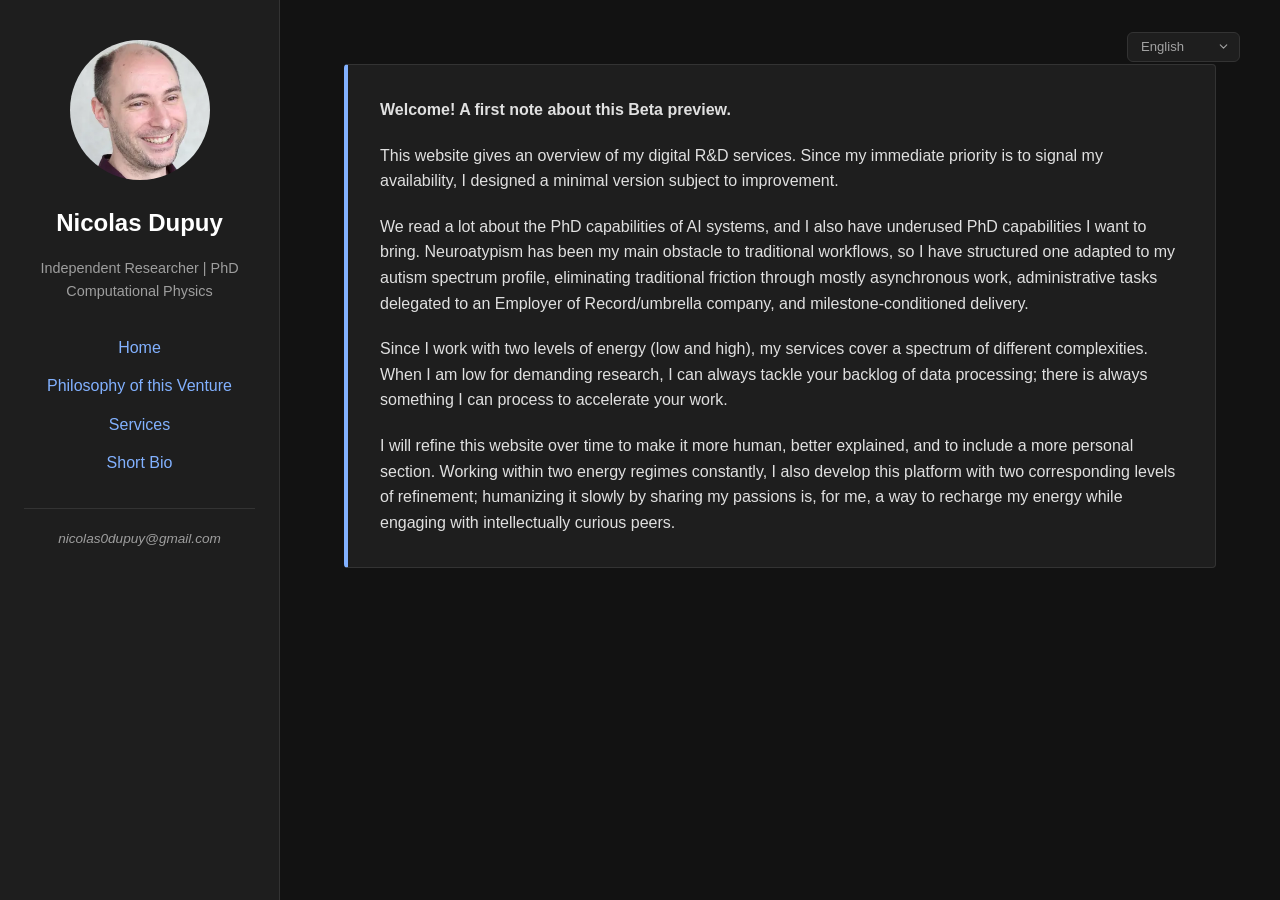
<file: index.html>
<!DOCTYPE html>
<html lang="en">
    <head>
        <meta charset="UTF-8">
        <meta name="viewport" content="width=device-width, initial-scale=1.0">
        <title>Nicolas Dupuy</title>
        <link rel="stylesheet" href="style.css">
    </head>
    <body>

        <nav class="sidebar">
            <img src="profile.webp" alt="Nicolas Dupuy" class="profile-pic">
            <!--<div class="profile-pic">IMG_PLACEHOLDER</div>-->
            <h1 class="sidebar-name">Nicolas Dupuy</h1>
            <p class="sidebar-title">Independent Researcher | PhD Computational Physics</p>
            <ul class="nav-links">
                <li><a href="#home">Home</a></li>
                <li><a href="#section1">Philosophy of this Venture</a></li>
                <li><a href="#section2">Services</a></li>
                <li><a href="#section3">Short Bio</a></li>
                <li class="nav-contact-item"><a href="mailto:nicolas0dupuy@gmail.com" class="email-link">nicolas0dupuy@gmail.com</a></li>
            </ul>
        </nav>

        <main class="content">
            <div class="lang-selector-container">
                <select class="lang-select" onchange="if(this.value) window.location.href=this.value;">
                    <option value="" selected>English</option>
                    <option value="fr/index.html">Français</option>
                    <option value="de/index.html">Deutsch</option>
                    <option value="sv/index.html">Svenska</option>
                    <option value="et/index.html">Eesti</option>
                    <option value="fi/index.html">Suomi</option>
                    <option value="ru/index.html">Русский</option>
                    <option value="uk/index.html">Українська</option>
                    <option value="cs/index.html">Čeština</option>
                    <option value="hu/index.html">Magyar</option>
                </select>
            </div>
            <section id="home">
                <div class="intro-cadre">
                    <p><strong>Welcome! A first note about this Beta preview.</strong></p>
                    <p>This website gives an overview of my digital R&D services. Since my immediate priority is to signal my availability, I designed a minimal version subject to improvement.</p>
                    <p>We read a lot about the PhD capabilities of AI systems, and I also have underused PhD capabilities I want to bring. Neuroatypism has been my main obstacle to traditional workflows, so I have structured one adapted to my autism spectrum profile, eliminating traditional friction through mostly asynchronous work, administrative tasks delegated to an Employer of Record/umbrella company, and milestone-conditioned delivery.</p>
                    <p>Since I work with two levels of energy (low and high), my services cover a spectrum of different complexities. When I am low for demanding research, I can always tackle your backlog of data processing; there is always something I can process to accelerate your work.</p>
                    <p>I will refine this website over time to make it more human, better explained, and to include a more personal section. Working within two energy regimes constantly, I also develop this platform with two corresponding levels of refinement; humanizing it slowly by sharing my passions is, for me, a way to recharge my energy while engaging with intellectually curious peers.</p>
                </div>
            </section>
            <section id="section1">
                <h2>Philosophy of my venture</h2>

                <!-- Unified Introduction Context Block -->
                <div class="philosophy-intro-text">
                    <p><strong>I am Nicolas, the independent researcher running this support service in research and data science.</strong></p>
                    <p>I offer a modular menu of services, from scientific research to data science,  providing external support for tasks that your team needs to offload.</p>
                    <p>I built this framework around a ticket-based system inspired by software engineering, designed to adapt to my fluctuating workload limits as a researcher on the autism spectrum. Payment is made upon deliverables through an Employer of Record, making the entire collaboration thought to be plug-and-play.</p>
                    <p><strong>In more detail:</strong></p>
                </div>
                <div class="tabs-container">
                    <!-- Barre de navigation à 3 onglets -->
                    <div class="tab-buttons grid-three">
                        <button class="tab-btn active" data-target="phil-what">What I do...</button>
                        <button class="tab-btn" data-target="phil-why">Why</button>
                        <button class="tab-btn" data-target="phil-autism">Autism Spectrum Profile</button>
                    </div>

                    <!-- Contenu des onglets -->
                    <div class="tab-content">

                        <!-- Onglet 1 : What I do -->
                        <div id="phil-what" class="tab-panel active">

                            <h4 style="margin-top: 1.5rem; color: #ffffff;">What I do in a few lines:</h4>
                            <ul style="padding-left: 1.2rem; color: #e0e0e0;">
                                <li style="margin-bottom: 0.8rem;"><strong>Clearance of latent projects & Engineering backlogs:</strong> I take ownership of your accumulated research and data science workloads. This includes exploring secondary hypotheses left aside or extending your team's capacity for urgent computational work. I operate as a domain-agnostic researcher.</li>
                                <li style="margin-bottom: 0.8rem;"><strong>Value-Based Milestones:</strong> We break down the technical roadmap into project tickets together, assigning a fixed value and estimated timelines to each milestone. From there, I manage my schedule with full autonomy. We keep each other informed through asynchronous updates, eliminating formal meeting overhead.</li>
                                <li style="margin-bottom: 0rem;"><strong>Adaptive Execution:</strong> I handle work streams ranging from baseline data exploration to specialized numerical simulations or theoretical exploration. My workflow adapts with my cognitive availability, channeling peak focus into complex mathematical research while deploying linear data processing to maintain steady operational momentum.</li>
                            </ul>
                        </div>

                        <!-- Onglet 2 : Why -->
                        <div id="phil-why" class="tab-panel">
                            <ul style="padding-left: 1.2rem; color: #e0e0e0;">
                                <li style="margin-bottom: 0.8rem;"><p><strong>Research as a passion:</strong> Years ago, I did not believe I could become a researcher, despite a good academic record. I maintained my presence at the university because I loved learning, and I eventually got a PhD opportunity. Supporting technical teams is my way to partner with excellent researchers on compelling projects, allowing me to keep learning while contributing to their progress, and to push beyond my doctoral studies.</p></li>
                                <li style="margin-bottom: 0.8rem;"><p><strong>Leveraging my learning momentum:</strong> I am an academic bookworm. This is mostly how I studied: I worked as a home teacher, then bought piles of textbooks and research books. I never stopped. Today, with digital media from historical institutions like the Collège de France or Stanford, my study list is longer than a child's Christmas list (which is how I call it). The intense focus associated with autism is not a legend. When I develop an obsession, I do not do things halfway. This gives me the momentum to perform high-quality, focused work for prolonged durations.</p></li>
                                <li style="margin-bottom: 0.8rem;"><p><strong>Cross-disciplinary dynamics:</strong> Unlike conventional research trajectories that mandate extreme specialization within a single domain, I thrive on exploring multiple fields. While this would be a constraint in a permanent academic position, my independent framework turns this need for variety into an asset. It allows me to apply my mathematical skills agnostically across diverse sectors, migrating analytical tools between finance, medicine, theoretical physics, and applied data pipelines.</p></li>
                            </ul>
                        </div>

                        <!-- Onglet 3 : Autism Notes -->
                        <div id="phil-autism" class="tab-panel">
                            <p><em>"Autism spectrum disorders (ASD) are a diverse group of conditions. They are characterized by some degree of difficulty with social interaction and communication. Other characteristics are atypical patterns of activities and behaviours, such as difficulty with transition from one activity to another, a focus on details and unusual reactions to sensations,"</em> according to the WHO, which estimates a prevalence of around 1 in 127 in the global population.</p>
                            <p>What about in academia? While there are no direct global census statistics on prevalence within academia, Simon Baron-Cohen published an article in 2001 measuring the average Autism-Spectrum Quotient across different populations. On a scale of 0 to 50, where the general population averages 16.4 (± 6.4) and the clinically diagnosed autistic population averages 35.8 (± 6.5), students in mathematics scored 21.5 (± 6.5), slightly lower than 16 UK Olympiad winners (24.5 ± 5.7).</p>
                            <p>When looking at autism at work, data from specialized organizations like the National Autistic Society and the UK Office for National Statistics (ONS) reveal that autism presents the lowest employment rate among all disability categories, with only about <strong>21.7% of autistic adults in meaningful employment</strong> (data from 2020), just below adults with severe learning disabilities.</p>
                            <p>Yet, the autism spectrum covers a wide range of situations and intellectual levels. Dr. Neil Kenny gathered valuable testimony from academics in Irish higher education (<em>"Tell me what my job is": A Qualitative Exploration of the Experiences of Autistic Academic Staff working in Higher Education in Ireland</em>), and I can add mine. If you read it, here are a few themes addressed:</p>

                            <ol style="padding-left: 1.2rem; color: #e0e0e0; margin-top: 1rem;">
                                <li style="margin-bottom: 0.8rem;"><strong>Receiving a diagnosis lifts a significant weight:</strong> Indeed, to me, it felt like being a rabbit that landed by accident in a family of cats, finally being told that even though I love them, minor adaptations like refraining from hunting birds or wandering at night would make my life much better.</li>
                                <li style="margin-bottom: 0.8rem;"><strong>Time perception is drastically different</strong> between neurodivergent and neurotypical people, and even between two autistic individuals. In the study, one participant describes being able to focus on a single task for hours without realizing time is passing, while another needs breaks more often than their colleagues. I am right in the middle of that: I loved chess competitions when I was 17 years old, with day-long games starting at 9 am that could last up to 8 hours. I attempted one of the toughest admission exams for the École Normale Supérieure (ENS); since I did not follow the traditional path, I had terrible results, but I thoroughly enjoyed the challenge. Yet, even for a task I excel at, if my mind is clouded by toxic thoughts, my perception of time is completely inverted.</li>
                                <li style="margin-bottom: 0.8rem;"><strong>Routines and organisation:</strong> We all have our own routines, and organisation can be messy. To me, multitasking is like trying to juggle multiple clubs, and having even two deadlines, even very distant ones, can completely freeze me.</li>
                                <li style="margin-bottom: 0.8rem;"><strong>Masking:</strong> Back to being a rabbit in the middle of the family of cats that adopted you. You love them, you want to spend time and do things with them, but they have instincts that you don't have. So you try to do the same via an unconscious copying mechanism, but your mind screams at you that it's in pain. It's often the main cause of exhaustion, leading to burnout.</li>
                                <li style="margin-bottom: 0.8rem;"><strong>Sensory overload:</strong> I add it as a critical cause of exhaustion and burnout. When fatigued in crowded public spaces, repeated announcements while waiting for a train, motor backfires, or scanner beeps at the supermarket checkout force our brains to work constantly, as if we were actively processing data.</li>
                                <li style="margin-bottom: 0rem;"><strong>More in return for our troubles:</strong> Sure, being an autistic person makes life complicated, but I wouldn't want to be any different. Participants in the study praise their hyperfocus and their drive to go deeper into their passions. I, too, would never want to lose the joy of learning logical things with such intensity.</li>
                            </ol>
                        </div>

                    </div>
                </div>
            </section>
            <section id="section2">
                <!-- Services Section Header & Introduction (Ultra-Clean & Pure HTML) -->
                <div class="services-container">
                    <div class="services-header">
                        <h2>Services</h2>
                        <span class="status-badge">
                            🌱 <strong>Starting Phase:</strong> your feedback is important to better match your needs
                        </span>
                    </div>

                    <div class="services-intro-text">
                        <p>
                            You will find here my list of services, which I might extend over time when I start studying something new.
                            These are designed primarily to bring you skills that I have been developing through continuous learning over the years, across multiple academic paths.
                        </p>
                        <p class="framework-note">
                            To ensure a predictable, highly professional, and stress-free collaboration for both of us, I apply a consistent framework across most of these modules:
                        </p>
                    </div>

                    <div class="services-grid">
                        <div class="feature-card">
                            <h3>💼 Administrative Ease</h3>
                            <p>Native usage of an <strong>Employer of Record (EOR)</strong> or French portage salarial to handle all contracts, invoices, and compliance.</p>
                        </div>
                        <div class="feature-card">
                            <h3>✅ Risk-Free Milestones</h3>
                            <p>Payment occurs strictly <strong>after milestone validation</strong>, taking inspiration from ticket and backlog functioning in modern IT companies.</p>
                        </div>
                        <div class="feature-card">
                            <h3>📥 Backlog Unloading</h3>
                            <p>Highly designed to absorb your data processing backlogs and secondary hypotheses, unloading tasks your core team lacks the time to execute.</p>
                        </div>
                        <div class="feature-card">
                            <h3>🧩 Tailored Cognitive Pace</h3>
                            <p>Wide range of complexity, from junior tasks to deep research. This allows me, as a researcher on the autism spectrum, to manage my time and cognitive load depending on my current focus capacity.</p>
                        </div>
                    </div>

                    <div class="services-footer">
                        <p>Have a custom requirement outside this standard catalog?</p>
                        <a href="mailto:nicolas0dupuy@gmail.com" class="contact-button">✉️ Contact: nicolas0dupuy@gmail.com</a>
                    </div>
                </div>

                <div id="hashtag-menu" class="hashtag-menu-container"></div>

                <!-- ==================== SERVICE 1 ==================== -->
                <div class="service-card" data-tags="ComputationalPhysics,AppliedMathematics">
                    <h3 class="service-title">Scientific Computing & Numerical Simulation</h3>

                    <input type="checkbox" id="toggle-service-1" class="card-toggle-input">
                    <div class="card-fold-content">
                        <div class="service-description">
                            <p>Technical and theoretical support for exploration, code implementation, simulations of physical systems, and mathematical modeling. Delivered primarily remotely, with optional on-site contributions.</p>
                            <p>Projects are structured into independent milestones with clear definitions and endpoints, ensuring each deliverable can be easily tracked and integrated by any team member.</p>
                            <p>Milestones can be a theoretical exploration or an algorithm implementation, and constitute the basis for the elements billed at completion, which protects your budget. The price is agreed upon for each milestone and doesn't change if I need extra time, providing you with stability and predictability, while giving me reduced pressure and the opportunity for quality learning time.</p>
                            <p>This structure is designed to assist teams or researchers in clearing pending side projects and evaluating alternative hypotheses while your main teams focus on their primary projects.</p>
                            <p>Long partnerships can be anticipated to secure the benefits of my learning curve, as I'm actively learning numerical methods at the entry research level.</p>
                        </div>
                        <div class="service-commentary">
                            <h4>Personal Note</h4>
                            <p>I discovered Scientific Computing during my Master's internship preceding my PhD research. During those periods, I applied multiple quantum chemistry methods (which I propose in the service Quantum Chemistry & Materials Modeling), and the mathematician in me already wanted to understand their foundations. I offer this service because my continuous learning in this domain, combined with my experience, can find multiple uses in both industry and academia, where additional hands-on support is often lacking. For reference, some readings I consult in my practice include: Quarteroni et al.'s <em>Numerical Mathematics</em>, Grégoire Allaire's <em>Analyse numérique et optimisation</em> (Éditions de l'École Polytechnique), Mallat's books and lectures on wavelets, and Pohjolainen's <em>Mathematical Modeling</em>.</p>
                        </div>
                        <div class="card-fold-fade"></div>
                    </div>
                    <label for="toggle-service-1" class="card-toggle-label"></label>

                    <div class="service-tags">
                    <span class="tag" onclick="filterByTag('ComputationalPhysics')">#ComputationalPhysics</span>
                    <span class="tag" onclick="filterByTag('AppliedMathematics')">#AppliedMathematics</span>
                
                    </div>
                </div>

                <!-- ==================== SERVICE 2 ==================== -->
                <div class="service-card" data-tags="ComputationalPhysics">
                    <h3 class="service-title">Quantum Chemistry & Materials Modeling</h3>

                    <input type="checkbox" id="toggle-service-2" class="card-toggle-input">
                    <div class="card-fold-content">
                        <div class="service-description">
                            <p>Molecular modeling, electronic or geometric structure calculations, and quantum simulations for ground and excited states, including DFT and Quantum Monte Carlo workflows. Delivered primarily remotely, with optional on-site contributions.</p>
                            <p>Projects are structured into independent milestones with clear definitions and endpoints, ensuring each deliverable can be easily tracked and integrated by any team member.</p>
                            <p>Milestones can be simply an electronic structure DFT optimisation (in a batch of molecules to be explored) or the theoretical exploration of alternative methods, and constitute the basis for the elements billed at completion, which protects your budget. The price is agreed upon for each milestone and doesn't change if I need extra time, providing you with stability and predictability, while giving me reduced pressure and the opportunity for quality learning time.</p>
                            <p>This structure is designed to assist teams or researchers in clearing pending side projects and evaluating alternative hypotheses while your main teams focus on their primary projects.</p>
                            <p>Long partnerships can be anticipated to secure the benefits of my learning curve, as I actively adapt my existing computational workflows to your specific research problems.</p>
                        </div>
                        <div class="service-commentary">
                            <h4>Personal Note</h4>
                            <p>I completed my PhD (2012–2016) in computational physics, focusing on the Quantum Monte Carlo optimization of graphene-like molecules, ground-state electronic structures, singlet/triplet excited states, and the geometry of strongly correlated systems. While I have not yet deployed Molecular Dynamics pipelines or integrated Machine Learning into traditional physics workflows, I am eager to learn, implement, and adapt these methods for your projects. Aside from my passion for physics, I also developed an early interest in Quantum Computing. I completed the 'Quantum Computing Fundamentals' and 'Quantum Computing Realities' professional certificate programs from MITxPRO, and am eager to contribute to the development of this field.</p>
                        </div>
                        <div class="card-fold-fade"></div>
                    </div>
                    <label for="toggle-service-2" class="card-toggle-label"></label>

                    <div class="service-tags">
                    <span class="tag" onclick="filterByTag('ComputationalPhysics')">#ComputationalPhysics</span>
                
                    </div>
                </div>

                <!-- ==================== SERVICE 3 ==================== -->
                <div class="service-card" data-tags="QuantitativeFinance,AppliedMathematics">
                    <h3 class="service-title">Numerical Methods in Quantitative Finance</h3>

                    <input type="checkbox" id="toggle-service-3" class="card-toggle-input">
                    <div class="card-fold-content">
                        <div class="service-description">
                            <p>Implementation and validation of numerical models, stochastic simulations, and mathematical frameworks for quantitative finance. Delivered primarily remotely, with optional on-site contributions.</p>
                            <p>Projects are structured into independent milestones with clear definitions and endpoints, ensuring each deliverable can be easily tracked and integrated by any team member.</p>
                            <p>Milestones can be a Value-at-Risk (VaR) estimation, a batch of data to prepare, engineer, or analyse, or a theoretical model to explore, and constitute the basis for the elements billed at completion, which protects your budget. The price is agreed upon for each milestone and doesn't change if I need extra time, providing you with stability and predictability, while giving me reduced pressure and the opportunity for quality learning time.</p>
                            <p>This structure is designed to assist teams or researchers in clearing pending side projects and evaluating alternative hypotheses while your main teams focus on their primary projects.</p>
                            <p>Long partnerships can be anticipated to secure the benefits of my learning curve, as I actively specialize in quantitative finance methods, building on my quantitative research background.</p>
                        </div>
                        <div class="service-commentary">
                            <h4>Personal Note</h4>
                            <p>I actively began specializing in quantitative finance methods last year, building on seven years of teaching Data Science at the Paris School of Business in close contact with financial professionals. My next personal milestone is to collaborate with active researchers and practitioners to train by doing. Partnering allows you to train a long-term collaborator who will deeply understand your environment. Given the scarcity of solid quantitative talent in today's market, this partnership allows you to bypass the difficult search for rare graduate profiles and secure a PhD-level researcher with proven analytical maturity. I gladly accept entry-level tasks while learning the basics, and as a seasoned lecturer, I can also contribute to training your interns with my freshly acquired knowledge. Positioning myself at the interface between researchers and practitioners, do not hesitate to reach out if you need a connector. I focus my European contributions on France, my home country, and the Nordics & Baltics, which are my favorite regions.</p>
                        </div>
                        <div class="card-fold-fade"></div>
                    </div>
                    <label for="toggle-service-3" class="card-toggle-label"></label>

                    <div class="service-tags">
                    <span class="tag" onclick="filterByTag('QuantitativeFinance')">#QuantitativeFinance</span>
                    <span class="tag" onclick="filterByTag('AppliedMathematics')">#AppliedMathematics</span>
                
                    </div>
                </div>

                <!-- ==================== SERVICE 4 ==================== -->
                <div class="service-card" data-tags="AppliedMathematics">
                    <h3 class="service-title">Convex Optimization & Mathematical Programming</h3>

                    <input type="checkbox" id="toggle-service-4" class="card-toggle-input">
                    <div class="card-fold-content">
                        <div class="service-description">
                            <p>Formulation and resolution of optimization problems (such as LP, QP, SOCP, SDP) under physical or operational constraints. Delivered primarily remotely, with optional on-site contributions.</p>
                            <p>Projects are structured into independent milestones with clear definitions and endpoints, ensuring each deliverable can be easily tracked and integrated by any team member.</p>
                            <p>Milestones can be the translation of physical or operational constraints into a convex programming model, or a benchmarking suite comparing different solvers on a dataset, and constitute the basis for the elements billed at completion, which protects your budget. The price is agreed upon for each milestone and doesn't change if I need extra time, providing you with stability and predictability, while giving me reduced pressure and the opportunity for quality learning time.</p>
                            <p>This structure is designed to assist teams or researchers in clearing pending side projects and evaluating alternative hypotheses while your main teams focus on their primary projects.</p>
                            <p>Long partnerships can be anticipated to secure the benefits of my learning curve, as I continuously refine my practical mastery through Stephen Boyd's frameworks.</p>
                        </div>
                        <div class="service-commentary">
                            <h4>Personal Note</h4>
                            <p>I started studying convex optimization only recently as an extension of my interest in numerical methods. I take Stephen Boyd's publicly available lectures and textbook as a starting point, alongside Yang Zheng's algorithmic lecture notes and the classic work by Ben-Tal and Nemirovski, <em>Lectures on Modern Convex Optimization</em>. Partnering early secures an increasingly specialized optimization contributor to model your operational and physical bottlenecks. If you need expertise I do not have yet, do not hesitate to inform me to set objectives in skill acquisition, so I can support you in completing tasks where you lack a qualified workforce.</p>
                        </div>
                        <div class="card-fold-fade"></div>
                    </div>
                    <label for="toggle-service-4" class="card-toggle-label"></label>

                    <div class="service-tags">
                    <span class="tag" onclick="filterByTag('AppliedMathematics')">#AppliedMathematics</span>
                
                    </div>
                </div>

                <!-- ==================== SERVICE 5 ==================== -->
                <div class="service-card" data-tags="ComputerVision,MachineLearning">
                    <h3 class="service-title">Computer Vision Research</h3>

                    <input type="checkbox" id="toggle-service-5" class="card-toggle-input">
                    <div class="card-fold-content">
                        <div class="service-description">
                            <p>Technical and theoretical support for the development of computer vision algorithms, mathematical foundations, and numerical implementations, spanning classical geometric approaches, machine learning architectures, and generative models. Delivered primarily remotely, with optional on-site contributions.</p>
                            <p>Projects are structured into independent milestones with clear definitions and endpoints, ensuring each deliverable can be easily tracked and integrated by any team member.</p>
                            <p>Milestones can range from a basic image processing task or the algorithmic implementation of a research paper, to a mathematical audit of a theoretical framework, and constitute the basis for the elements billed at completion, which protects your budget. The price is agreed upon for each milestone and doesn't change if I need extra time, providing you with stability and predictability, while giving me reduced pressure and the opportunity for quality learning time.</p>
                            <p>This structure is designed to assist teams or researchers in clearing pending side projects and evaluating alternative hypotheses while your main teams focus on their primary projects.</p>
                            <p>Long partnerships can be anticipated to secure the benefits of my learning curve, as I quickly adapt my mathematical skills to your specific vision problems.</p>
                        </div>
                        <div class="service-commentary">
                            <h4>Personal Note</h4>
                            <p>I discovered computer vision after the deep learning boom, and its underlying mathematics quickly fascinated me. I followed online the first year of the Computer Vision Master's program from HSE University (interrupted by the outbreak of the war in Ukraine) and completed Stanford's CS236 generative models course in 2021. I am equally passionate about classical methods that leverage foundational mathematics and methods derived from machine learning. For reference, some textbooks I consult in my practice include Szeliski's <em>Computer Vision: Algorithms and Applications</em> and Gonzalez & Woods' <em>Digital Image Processing</em>. Furthermore, my academic background includes various levels of differential geometry—including Riemannian, Symplectic, and Lie groups—which provides a solid geometric perspective when working on high-dimensional visual data or invariant architectures.</p>
                        </div>
                        <div class="card-fold-fade"></div>
                    </div>
                    <label for="toggle-service-5" class="card-toggle-label"></label>

                    <div class="service-tags">
                    <span class="tag" onclick="filterByTag('ComputerVision')">#ComputerVision</span>
                    <span class="tag" onclick="filterByTag('MachineLearning')">#MachineLearning</span>
                
                    </div>
                </div>

                <!-- ==================== SERVICE 6 ==================== -->
                <div class="service-card" data-tags="ComputerVision,DataEngineering">
                    <h3 class="service-title">Computer Vision Applications</h3>

                    <input type="checkbox" id="toggle-service-6" class="card-toggle-input">
                    <div class="card-fold-content">
                        <div class="service-description">
                            <p>Practical implementation of computer vision workflows for industrial automation, quality control, and data preprocessing, using classical image processing and machine learning models. Delivered primarily remotely, with optional on-site contributions.</p>
                            <p>Projects are structured into independent milestones with clear definitions and endpoints, ensuring each deliverable can be easily tracked and integrated by any team member.</p>
                            <p>Milestones can range from building an OpenCV preprocessing pipeline for image filtering and alignment to writing a custom feature-matching script or deploying a lightweight pretrained model, and constitute the basis for the elements billed at completion, which protects your budget. The price is agreed upon for each milestone and doesn't change if I need extra time, providing you with stability and predictability, while giving me reduced pressure and the opportunity for quality learning time.</p>
                            <p>This structure is designed to assist teams or researchers in clearing pending side projects and evaluating alternative hypotheses while your main teams focus on their primary projects.</p>
                            <p>Long partnerships can be anticipated to secure the benefits of my learning curve, as I actively expand my practical toolkit with industrial-grade software libraries.</p>
                        </div>
                        <div class="service-commentary">
                            <h4>Personal Note</h4>
                            <p>Although primarily a theoretician, I have actively worked toward becoming a computer vision practitioner for the past five years. I began by completing early computer vision courses on platforms like Coursera, Udacity, and LearnOpenCV, before accelerating my training by enrolling in the online Master's program at HSE University—an effort unfortunately interrupted by the outbreak of the invasion of Ukraine. I offer these services to complement my theoretical background with hands-on experience, framing my contribution as a backlog-clearance support service where your financial risk is entirely eliminated by milestone-based payments.</p>
                        </div>
                        <div class="card-fold-fade"></div>
                    </div>
                    <label for="toggle-service-6" class="card-toggle-label"></label>

                    <div class="service-tags">
                    <span class="tag" onclick="filterByTag('ComputerVision')">#ComputerVision</span>
                    <span class="tag" onclick="filterByTag('DataEngineering')">#DataEngineering</span>
                
                    </div>
                </div>

                <!-- ==================== SERVICE 7 ==================== -->
                <div class="service-card" data-tags="DataEngineering,DataScience">
                    <h3 class="service-title">Data Engineering & Reporting</h3>

                    <input type="checkbox" id="toggle-service-7" class="card-toggle-input">
                    <div class="card-fold-content">
                        <div class="service-description">
                            <p>Development of data processing pipelines, intelligence dashboards, and data quality audits. Delivered primarily remotely, with optional on-site contributions.</p>
                            <p>Projects are structured into independent milestones with clear definitions and endpoints, ensuring each deliverable can be easily tracked and integrated by any team member.</p>
                            <p>Milestones can range from writing a custom Python script to clean and unify different datasets to writing SQL queries in Google BigQuery, or building an automated dashboard, and constitute the basis for the elements billed at completion, which protects your budget. The price is agreed upon for each milestone and doesn't change if I need extra time, providing you with stability and predictability, while giving me reduced pressure and the opportunity for quality learning time.</p>
                            <p>This structure is designed to assist data or IT teams in clearing pending data backlogs and building operational dashboards while your core teams focus on their primary daily workflows, but also to assist non-specialist teams in developing their initial infrastructure.</p>
                            <p>Long partnerships can be anticipated to secure the benefits of my learning curve, as I am eager to contribute to your projects until we achieve noticeable and quantifiable results.</p>
                        </div>
                        <div class="service-commentary">
                            <h4>Personal Note</h4>
                            <p>I have been teaching Data Science and database fundamentals at the Paris School of Business since 2019, while continuously sharpening my skills on platforms like DataCamp and Coursera since their early days. I eventually began lecturing at other renowned institutions to teach data in highly specialized contexts, such as cybersecurity and finance. I offer this service to take pending backlog tasks off your team’s plate—such as data preparation or basic pipelines—as it provides me with core, hands-on experience that directly feeds my personal R&D.</p>
                        </div>
                        <div class="card-fold-fade"></div>
                    </div>
                    <label for="toggle-service-7" class="card-toggle-label"></label>

                    <div class="service-tags">
                    <span class="tag" onclick="filterByTag('DataEngineering')">#DataEngineering</span>
                    <span class="tag" onclick="filterByTag('DataScience')">#DataScience</span>
                
                    </div>
                </div>

                <!-- ==================== SERVICE 8 ==================== -->
                <div class="service-card" data-tags="DataScience,AppliedMathematics">
                    <h3 class="service-title">Applied Statistics & Hypothesis Testing</h3>

                    <input type="checkbox" id="toggle-service-8" class="card-toggle-input">
                    <div class="card-fold-content">
                        <div class="service-description">
                            <p>Formulation of experimental designs, hypothesis testing, statistical validation, and extracting underlying patterns from multivariate or high-dimensional datasets. Delivered primarily remotely, with optional on-site contributions.</p>
                            <p>Projects are structured into independent milestones with clear definitions and endpoints, ensuring each deliverable can be easily tracked and integrated by any team member.</p>
                            <p>Milestones can range from designing the statistical framework of an upcoming experiment to performing a validation audit on the assumptions of an existing model, or conducting a complete hypothesis test on a key dataset, and constitute the basis for the elements billed at completion, which protects your budget. The price is agreed upon for each milestone and doesn't change if I need extra time, providing you with stability and predictability, while giving me reduced pressure and the opportunity for quality learning time.</p>
                            <p>This structure is designed to assist teams encountering quantitative problems (such as in finance, medical research, or meteorology) in validating hypotheses and clearing analysis backlogs. It is adapted in particular to companies and teams that need only fractional scientific validation.</p>
                            <p>Long partnerships can be anticipated to secure the benefits of my learning curve, as I am currently extending my statistics foundations, in particular through quantitative finance.</p>
                        </div>
                        <div class="service-commentary">
                            <h4>Personal Note</h4>
                            <p>My foundation in statistics comes from Physics, when I learned Statistical Physics, and developed particularly during my PhD, where the Monte Carlo methods used for my simulations required careful statistical validations. Lecturing at the Paris School of Business with work-study contract students drove me to understand how to apply statistics in multiple business situations to produce the content of my lectures. I'm particularly eager to help teams gain efficiency by refining their analysis with a better evaluation of the uncertainty in it.</p>
                        </div>
                        <div class="card-fold-fade"></div>
                    </div>
                    <label for="toggle-service-8" class="card-toggle-label"></label>

                    <div class="service-tags">
                    <span class="tag" onclick="filterByTag('DataScience')">#DataScience</span>
                    <span class="tag" onclick="filterByTag('AppliedMathematics')">#AppliedMathematics</span>
                
                    </div>
                </div>

                <!-- ==================== SERVICE 9 ==================== -->
                <div class="service-card" data-tags="MachineLearning,DataScience">
                    <h3 class="service-title">Applied Machine Learning & Predictive Modeling</h3>

                    <input type="checkbox" id="toggle-service-9" class="card-toggle-input">
                    <div class="card-fold-content">
                        <div class="service-description">
                            <p>Training and comparing predictive models, organizing datasets, and transitioning machine learning workflows to cloud platforms. Delivered primarily remotely, with optional on-site contributions.</p>
                            <p>Projects are structured into independent milestones with clear definitions and endpoints, ensuring each deliverable can be easily tracked and integrated by any team member.</p>
                            <p>Milestones can range from benchmarking several model architectures (like Scikit-Learn or XGBoost) on your dataset, to preparing a dataset in BigQuery, or moving a model training script to a Google Cloud Platform (GCP) environment, and constitute the basis for the elements billed at completion, which protects your budget. The price is agreed upon for each milestone and doesn't change if I need extra time, providing you with stability and predictability, while giving me reduced pressure and the opportunity for quality learning time.</p>
                            <p>This structure is designed to assist R&D or data teams in prototyping predictive workflows and testing alternative model architectures while your core engineers focus on maintaining stable production systems.</p>
                            <p>Long partnerships can be anticipated to secure the benefits of my learning curve, and they can be efficiently paired with my other data or specialized services, allowing us to discuss how I can help you achieve quantifiable results.</p>
                        </div>
                        <div class="service-commentary">
                            <h4>Personal Note</h4>
                            <p>I discovered modern Machine Learning methods within the Scikit-Learn library, together with modern data science methods, after my PhD graduation in 2016, and specialized in it, as I wanted to get ready if I was to be proposed an engineer position in a Physics lab, but I eventually got lectures before. I blend a passion for Machine Learning with those of numerical methods and data science. Currently, I'm preparing for the Google Cloud certification as a Machine Learning Engineer to be able to help non-specialist teams of any domain (I personally think a lot about cultural heritage, museums, and galleries) get intuitive data-based tools to assist them in their speciality.</p>
                        </div>
                        <div class="card-fold-fade"></div>
                    </div>
                    <label for="toggle-service-9" class="card-toggle-label"></label>

                    <div class="service-tags">
                    <span class="tag" onclick="filterByTag('MachineLearning')">#MachineLearning</span>
                    <span class="tag" onclick="filterByTag('DataScience')">#DataScience</span>
                
                    </div>
                </div>

                <!-- ==================== SERVICE 10 ==================== -->
                <div class="service-card" data-tags="GenerativeAI,MachineLearning">
                    <h3 class="service-title">Deep Generative Modeling & Mathematical Representations</h3>

                    <input type="checkbox" id="toggle-service-10" class="card-toggle-input">
                    <div class="card-fold-content">
                        <div class="service-description">
                            <p>Development of deep generative architectures, research on their theoretical frameworks or architecture development. Can be applied to analyze high-dimensional signals, model unknown probability distributions, or solve physical inverse problems. Delivered primarily remotely, with optional on-site contributions.</p>
                            <p>Projects are structured into independent milestones with clear definitions and endpoints, ensuring each deliverable can be easily tracked and integrated by any team member.</p>
                            <p>Milestones can range from building and testing a deep generative architecture (such as Variational Autoencoders, Normalizing Flows, or Diffusion models) on your data, auditing the foundations (such as derivation of the KL-divergence or exploring invariant representations) to ensure the model converges toward the desired target, or producing a generative model capturing the statistics of a dataset (useful for data privacy when a dataset needs to be deleted, so you can produce a synthetic version to analyse trends post-deletion), and constitute the basis for the elements billed at completion, which protects your budget. The price is agreed upon for each milestone and doesn't change if I need extra time, providing you with stability and predictability, while giving me reduced pressure and the opportunity for quality learning time.</p>
                            <p>This structure is designed to assist R&D teams, researchers (including medical researchers or those in the cultural heritage domain), in validating mathematical hypotheses or prototyping neural network architectures, without adding headcount. It is also suited to professionals in fields where data needs to be deleted periodically for privacy reasons (medical or consumer data).</p>
                            <p>Long partnerships can be anticipated to secure the benefits of my learning curve, and they can be efficiently paired with my other data or specialized services, allowing us to discuss how I can help you achieve quantifiable results.</p>
                        </div>
                        <div class="service-commentary">
                            <h4>Personal Note</h4>
                            <p>I discovered Generative Models in 2021 when I decided to take Stefano Ermon's online course, CS236 (Deep Generative Models), at Stanford. For the record, I didn't submit my final project because my lectures at PSB and other schools didn't leave much time for it (and I shied away, idolizing Stanford students, whom I find impressive), but I still got a C based solely on the theory and coding problems, and I took it with some pride, considering that reaching a C with only 75% of the total grade available was not too bad. For a suburban French boy, being a Stanford student was a late revenge that raised my confidence (and a bit of my English level too!). Nowadays, I have started viewing and studying Stéphane Mallat's lessons at the Collège de France (while reviewing CS236's newest lectures, now publicly available) to complement my theoretical understanding of generative models with optimal transport aspects.</p>
                        </div>
                        <div class="card-fold-fade"></div>
                    </div>
                    <label for="toggle-service-10" class="card-toggle-label"></label>

                    <div class="service-tags">
                    <span class="tag" onclick="filterByTag('GenerativeAI')">#GenerativeAI</span>
                    <span class="tag" onclick="filterByTag('MachineLearning')">#MachineLearning</span>
                
                    </div>
                </div>

                <!-- ==================== SERVICE 11 ==================== -->
                <div class="service-card" data-tags="SignalProcessing,ComputerVision,ResearchCollaboration">
                    <h3 class="service-title">Medical Image & Biological Data, Sports Science & Signal Analysis / Research Support</h3>

                    <input type="checkbox" id="toggle-service-11" class="card-toggle-input">
                    <div class="card-fold-content">
                        <div class="service-description">
                            <p>Preprocessing, cleaning, and exploratory analysis of medical & biological datasets, including imaging such as MRI DICOM files and biosignals such as ECG & EEG. Delivered primarily remotely with an on-site option.</p>
                            <p>Projects are structured into independent milestones with clear definitions and endpoints, ensuring each deliverable can be easily tracked and integrated by any team member.</p>
                            <p>Milestones can range from data preprocessing tasks to research assistance, such as exploring imaging or signal extraction methods, developing generative models, or setting up privacy-aware statistical data capture to retain key insights from datasets that must be deleted for privacy compliance (see the Deep Generative Modeling & Mathematical Representations service). These milestones constitute the basis for the elements billed at completion, which protects your budget. The price is agreed upon for each milestone and doesn't change if I need extra time, providing you with stability and predictability, while giving me reduced pressure and the opportunity for quality learning time.</p>
                            <p>This structure is designed to assist clinical R&D teams, medical researchers, or digital health startups who need specialized analytical support, freeing up their clinicians and senior researchers.</p>
                            <p>Long partnerships can be anticipated to secure the benefits of my learning curve, as I am passionate about biology and medical science, and I learn continuously through hands-on practice.</p>
                        </div>
                        <div class="service-commentary">
                            <h4>Personal Note</h4>
                            <p>I am a beginner in clinical environments, but I love exploring human physiology. I learn even from basic tracking of my cardiac data during treadmill sessions using a Polar H10 belt, and am proud to report a maximum heart rate estimated around 180 bpm, a second ventilatory threshold around 164 bpm, and post-effort recovery decay averaging a drop of 25 to 30 bpm per minute (I’m as proud of my physical condition at 46 as I am of how my understanding of the heart improved through self-research and experimentation!). I’m also a proud "lab experiment" for three studies on autism (one EEG recording of reaction times to compare autistic and non-autistic people, one about prosody, and one about perception of art through an eye tracker), and I would love to be on the researchers’ side to help!</p>
                        </div>
                        <div class="card-fold-fade"></div>
                    </div>
                    <label for="toggle-service-11" class="card-toggle-label"></label>

                    <div class="service-tags">
                    <span class="tag" onclick="filterByTag('SignalProcessing')">#SignalProcessing</span>
                    <span class="tag" onclick="filterByTag('ComputerVision')">#ComputerVision</span>
                    <span class="tag" onclick="filterByTag('ResearchCollaboration')">#ResearchCollaboration</span>
                
                    </div>
                </div>

                <!-- ==================== SERVICE 12 ==================== -->
                <div class="service-card" data-tags="ComputerVision,ResearchCollaboration">
                    <h3 class="service-title">Digital Imaging for Cultural Heritage</h3>

                    <input type="checkbox" id="toggle-service-12" class="card-toggle-input">
                    <div class="card-fold-content">
                        <div class="service-description">
                            <p>Numerical preservation, spectral analysis, and high-quality digital showcase solutions for fine arts, galleries, and cultural institutions.</p>
                            <p>Projects are structured into independent milestones with clear definitions and endpoints, ensuring each deliverable can be easily tracked and integrated by any team member.</p>
                            <p>Milestones can range from the digitization of a photograph or a painting to research support, such as digitally restoring a damaged painting by fusing historical photographs, or performing spectral analysis to detect traces of past restoration. These milestones constitute the basis for the elements billed at completion, which protects your budget. The price is agreed upon for each milestone and doesn't change if I need extra time, providing you with stability and predictability, while giving me reduced pressure and the opportunity for quality learning time.</p>
                            <p>This structure is designed to assist museum curators, art conservators, private galleries, and heritage institutions who need dedicated computational support to digitize, analyze, or virtually showcase their collections without adding long-term technical overhead.</p>
                            <p>Long-term collaborations are particularly valuable, as they provide the time needed to study the physical and mathematical challenges specific to your collections and preservation workflows.</p>
                        </div>
                        <div class="service-commentary">
                            <h4>Personal Note</h4>
                            <p>I give credit to Professor Robert Erdmann for my desire to explore the field of computer imaging applied to cultural heritage. His work on the ultra-high-definition digitization of Rembrandt's The Night Watch is extremely impressive, as one can zoom in on a one-millimeter-wide crack in the painting. Museums and galleries have special atmospheres precious to me as an autistic person. I want to share my gratitude here for my favorite museums and galleries: the Kumu Art Museum and Fotografiska in Tallinn, Estonia, and the National Museum of Finland in Helsinki.</p>
                        </div>
                        <div class="card-fold-fade"></div>
                    </div>
                    <label for="toggle-service-12" class="card-toggle-label"></label>

                    <div class="service-tags">
                    <span class="tag" onclick="filterByTag('ComputerVision')">#ComputerVision</span>
                    <span class="tag" onclick="filterByTag('ResearchCollaboration')">#ResearchCollaboration</span>
                
                    </div>
                </div>

                <!-- ==================== SERVICE 13 ==================== -->
                <div class="service-card" data-tags="SignalProcessing,QuantitativeFinance">
                    <h3 class="service-title">Signal Processing & Time Series Analysis</h3>

                    <input type="checkbox" id="toggle-service-13" class="card-toggle-input">
                    <div class="card-fold-content">
                        <div class="service-description">
                            <p>Mathematical signal analysis, time-frequency representations, and algorithmic extraction of patterns from time-dependent datasets. Delivered primarily remotely, with optional on-site contributions.</p>
                            <p>Projects are structured into independent milestones with clear definitions and endpoints, ensuring each deliverable can be easily tracked and integrated by any team member.</p>
                            <p>Milestones can range from analyzing time-dependent datasets to implementing a discrete wavelet transform to denoise a sensor signal, constructing localized time-frequency spectrograms for feature extraction, or designing anomaly detection frameworks on financial time series. These milestones constitute the basis for the elements billed at completion, which protects your budget. The price is agreed upon for each milestone and doesn't change if I need extra time, providing you with stability and predictability, while giving me reduced pressure and the opportunity for quality learning time.</p>
                            <p>This structure is designed to assist quantitative research teams, medical device startups, or engineering teams dealing with noisy, time-dependent physical measurements who need specialized mathematical support to extract meaningful patterns without adding permanent technical overhead.</p>
                            <p>Long partnerships can be anticipated to secure the benefits of my learning curve, as I deepen my understanding of signal processing and transforms by combining library study with practical application.</p>
                        </div>
                        <div class="service-commentary">
                            <h4>Personal Note</h4>
                            <p>My core understanding of signal processing mostly comes from my background in fundamental mathematics, through functional analysis and spectral transforms. I designed this service so that I can efficiently support research teams while extending my knowledge by studying the work of researchers such as Stéphane Mallat or Ingrid Daubechies in the field of wavelet transforms or other research in functional analysis.</p>
                        </div>
                        <div class="card-fold-fade"></div>
                    </div>
                    <label for="toggle-service-13" class="card-toggle-label"></label>

                    <div class="service-tags">
                    <span class="tag" onclick="filterByTag('SignalProcessing')">#SignalProcessing</span>
                    <span class="tag" onclick="filterByTag('QuantitativeFinance')">#QuantitativeFinance</span>
                
                    </div>
                </div>

                <!-- ==================== SERVICE 14 ==================== -->
                <div class="service-card" data-tags="ResearchCollaboration">
                    <h3 class="service-title">Research Interfacing, Technology Transfer & Collaboration Facilitation</h3>

                    <input type="checkbox" id="toggle-service-14" class="card-toggle-input">
                    <div class="card-fold-content">
                        <div class="service-description">
                            <p>Building bridges: between academia (universities, schools) and industry (startups, banks), between France and the rest of the world, and between distant academic institutions, for any project that would benefit from a scientifically skilled co-ambassador.</p>
                            <p>Unlike my other services, which are strictly structured around preset milestones, here we define our objectives and discuss how we work on a case-by-case, situation-by-situation basis.</p>
                        </div>
                        <div class="service-commentary">
                            <h4>Personal Note</h4>
                            <p>I designed this service primarily because of my love for foreign languages (from my French perspective). I have been seeking opportunities to be involved in partnership-building on behalf of the schools where I lecture, especially to build bridges between Paris and Tallinn. I have already taken initial steps in this direction, which has introduced me to extraordinary people. Since I intend to offer my skills to multiple partners across various domains, there is a good chance that we can build some great synergies over time!</p>
                        </div>
                        <div class="card-fold-fade"></div>
                    </div>
                    <label for="toggle-service-14" class="card-toggle-label"></label>

                    <div class="service-tags">
                    <span class="tag" onclick="filterByTag('ResearchCollaboration')">#ResearchCollaboration</span>
                
                    </div>
                </div>
            </section>

            <section id="section3" class="section-3">
                <h2>Biography</h2>

                <!-- Local Index / Table of Contents -->
                <nav class="bio-index" aria-label="Biography Subsections">
                    <h3>Contents</h3>
                    <ul>
                        <li>
                            <a href="#bio-academics">Academics</a>
                            <ul>
                                <li><a href="#bio-physics">Physics</a></li>
                                <li><a href="#bio-mathematics">Mathematics</a></li>
                                <li><a href="#bio-languages-acad">Languages</a></li>
                            </ul>
                        </li>
                        <li>
                            <a href="#bio-miscellaneous">Miscellaneous</a>
                            <ul>
                                <li><a href="#bio-languages-misc">Languages</a></li>
                                <li><a href="#bio-datascience">Data Science & Machine Learning</a></li>
                                <li><a href="#bio-computervision">Computer Vision</a></li>
                                <li><a href="#bio-generative">Generative Models</a></li>
                                <li><a href="#bio-finance">Finance</a></li>
                            </ul>
                        </li>
                    </ul>
                </nav>

                <!-- General Introduction -->
                <article class="bio-intro">
                    <p>Hi, I'm Nicolas, an independent researcher and a lecturer in data science. I split this page into subsections, Academic and Miscellaneous, the best I could considering my very non-linear path.</p>
                </article>

                <!-- Academics Subsection -->
                <div id="bio-academics" class="bio-subsection">
                    <h3>Academics</h3>
                    <p>My studies started in 1998 with my high-school graduation to end in 2016 with my PhD defense. It included, but was not limited to, three main themes: Physics, Mathematics, and Languages. I’ll talk a bit about what I did, but exclude most of the chaotic years.</p>

                    <!-- Physics Subtopic -->
                    <div id="bio-physics" class="bio-subtopic">
                        <h4>Physics</h4>
                        <p class="clearfix">
                            <a href="cert_doctorat.webp" target="_blank" class="cert-link right">
                                <img src="cert_doctorat.webp" alt="Diplôme de Docteur" class="inline-cert" loading="lazy">
                            </a>
                            I started with a DEUG in Physics at Jussieu, the first two university years, before switching to Mathematics, then returning to Physics for the second Master's degree year in Material Science (the SMNO Master at Sorbonne), followed by my PhD, running from September 2012 to April 2016 at Sorbonne Université in the IMPMC laboratory, supervised by Prof. Michele Casula and Prof. Francesco Mauri.
                        </p>
                        <p>My PhD research involved numerical investigations of the electronic ground states (primarily) and excited states (secondarily) of a molecular family called acenes. Acenes are a family of linear molecules whose structure can be seen as a thin stripe of a graphene nanoribbon. We focused on electron and spin densities and correlations to better understand spin correlations in graphene-like materials, which can have applications to fields such as solar energy.</p>
                        <p>Prof. Casula is an expert in Quantum Monte Carlo methods and a researcher with an impressive capacity to focus on dozens of things at the same time. He was a challenging and uncompromising advisor who taught me to do science, while I was only in a solving-textbook-problems mindset before. I feel very lucky to have worked with him.</p>
                    </div>

                    <!-- Mathematics Subtopic -->
                    <div id="bio-mathematics" class="bio-subtopic">
                        <h4>Mathematics</h4>
                        <p class="clearfix">
                            <a href="cert_maitrise.webp" target="_blank" class="cert-link right">
                                <img src="cert_maitrise.webp" alt="Maîtrise de Mathématiques" class="inline-cert" loading="lazy">
                            </a>
                            I switched to mathematics in my third year. I had already been studying both physics and mathematics through textbooks since 1999, but to achieve my personal ENS goal, it was strategically preferable to make this bifurcation.
                        </p>
                        <p>A brief context note about French schools. We have an elite alternative to the standard university track called Classes Préparatoires aux Grandes Écoles. To draw a parallel with the USA: these Grandes Écoles can be compared to the Ivy League universities. Students prepare challenging exams for two years in the Classes Préparatoires (and often take a third year for a better school), then engage in a marathon of competitive tests.</p>
                        <p>My dream institution was the École Normale Supérieure (ENS), likely the most selective among them, with Polytechnique. I discovered it too late to apply for a Classe Préparatoire, but decided to try it anyway as an independent applicant. So I was competing against future potential Nobel prize winners, relying on my textbook self-study (and it didn’t work, but I enjoyed trying!).</p>
                        <p>The Licence de Mathématiques offered the closest match to the Classes Préparatoires. During those years, my curriculum covered:</p>
                        <ul>
                            <li>Two Algebra courses: foundations, followed by ring structures and Galois theory (roughly corresponding to the first half of Part II in Serge Lang's Algebra)</li>
                            <li>Foundational Topology</li>
                            <li>Differential Calculus</li>
                            <li>Integration and Measure Theory</li>
                            <li>Differential Equations and Differential Geometry</li>
                            <li>Spectral and Fourier Analysis</li>
                            <li>Dynamical Systems and Lie Groups</li>
                        </ul>
                        <p>(This summary excludes the domains I studied later through independent research, such as probability theory and numerical methods.)</p>
                    </div>

                    <!-- Languages (Academic) Subtopic -->
                    <div id="bio-languages-acad" class="bio-subtopic">
                        <h4>Languages</h4>
                        <p>My setback at the ENS brought my morale down, so, alongside my maîtrise de mathématiques, I enrolled at INALCO to study Russian.</p>
                        <p>I became absorbed in studying the Russian language, so it began to take too much of a precedence over mathematics. And so it took me two years to complete my maîtrise because I had to retry a couple of exams (I don’t regret it either!).</p>
                        <p>My grammar lecturer awakened a passion for poetry in foreign languages. Poetry frequently motivates me to begin a new language. When I started Estonian, I discovered Jaan Kaplinski, who remains one of my favourite poets. It’s even an addiction: I read something interesting about a culture, want to know a bit about it, research just a bit, promise myself not to dig any deeper, do it anyway, then add a new pile of books to my nightstand.</p>
                    </div>
                </div>

                <!-- Miscellaneous Subsection -->
                <div id="bio-miscellaneous" class="bio-subsection">
                    <h3>Miscellaneous</h3>

                    <!-- Languages (Misc) Subtopic -->
                    <div id="bio-languages-misc" class="bio-subtopic">
                        <h4>Languages</h4>
                        <p>I begin by talking about my passion with a disclaimer: I know many languages very badly. It’s a passion, not a collection to brag about, but since I started it more than twenty years ago, I have accumulated a lot of experience that I sometimes think I can use.</p>
                        <p>So, briefly. It started with Russian, with two years at university, and continued on my own (it will always be the case, so I don’t need to specify anymore). Then, the first two languages I started completely on my own were Czech and Hungarian, planning a trip there. During the first one, it was a disaster when I tried to talk to people, but the next year was better. My High-School foreign languages were German and English, so I resumed them next, and added Italian on the way, because of a friend, and went to a summer school there. For seven years, I’ve been learning Estonian, starting at a school in Saaremaa, and a few years ago, I started learning Swedish and a bit of Chinese. That’s not it, but those are the ones I’m the most active in.</p>
                        <p>Yet, I benefit from the pros and cons of being on the spectrum. I can learn Estonian or Swedish poetry during my commute, using my phone as a dictionary, now using AI tools to explain symbolism or history, but meanwhile, it’s not always easy for me to communicate, and I’m often stuck when I get anxious.</p>
                    </div>

                    <!-- Data Science & Machine Learning Subtopic -->
                    <div id="bio-datascience" class="bio-subtopic">
                        <h4>Data Science & Machine Learning</h4>
                        <p class="clearfix">
                            I started to learn data science online on Coursera because it was emerging in France at the time I finished my PhD, and it was a fascinating new field, demonstrating how to use those methods on public data to discover things about any topic. Maths enthusiasts have easy access to plenty of new methods, interesting in themselves to study, but also to easily do numerical research even from home.
                        </p>
                    </div>

                    <!-- Computer Vision Subtopic -->
                    <div id="bio-computervision" class="bio-subtopic">
                        <h4>Computer Vision</h4>
                        <p>After a couple of deep learning tutorials on classic architectures, such as Andrew Ng’s deep learning course, I wanted to dig deeper into this field and not be limited to machine learning methods, because legacy algorithms have fascinating mathematical foundations, especially in geometry, using Fourier transformations, or differential calculus.</p>
                    </div>

                    <!-- Generative Models Subtopic -->
                    <div id="bio-generative" class="bio-subtopic">
                        <h4>Generative Models</h4>
                        <p>In 2021, I had saved enough money to take a course on Stanford Online, and I chose CS236. At the time, it was somewhat of a way of taking a late revenge on my ENS failure and feeling like a student of an Ivy League university. I didn’t have the right personality to bond with my classmate online, to voice out on the forum, ask questions, so I didn’t get more than if I read a book, but I had an early teaching from one of the leading experts in the field, and he was fascinating. Now I’m passionate about it.</p>
                    </div>

                    <!-- Finance Subtopic -->
                    <div id="bio-finance" class="bio-subtopic">
                        <h4>Finance</h4>
                        <p>I discovered a late interest in financial mathematics from lecturing in business schools. I’m interested in computing values at risk of portfolios using machine learning methods (PCA and normalizing flows). Meanwhile, I discovered that it was less complicated than I thought to invest according to my personal values, especially investing in northern Europe.</p>
                    </div>
                </div>
            </section>

        </main>

    </body>
</html>

<script src="script.js"></script>
</file>
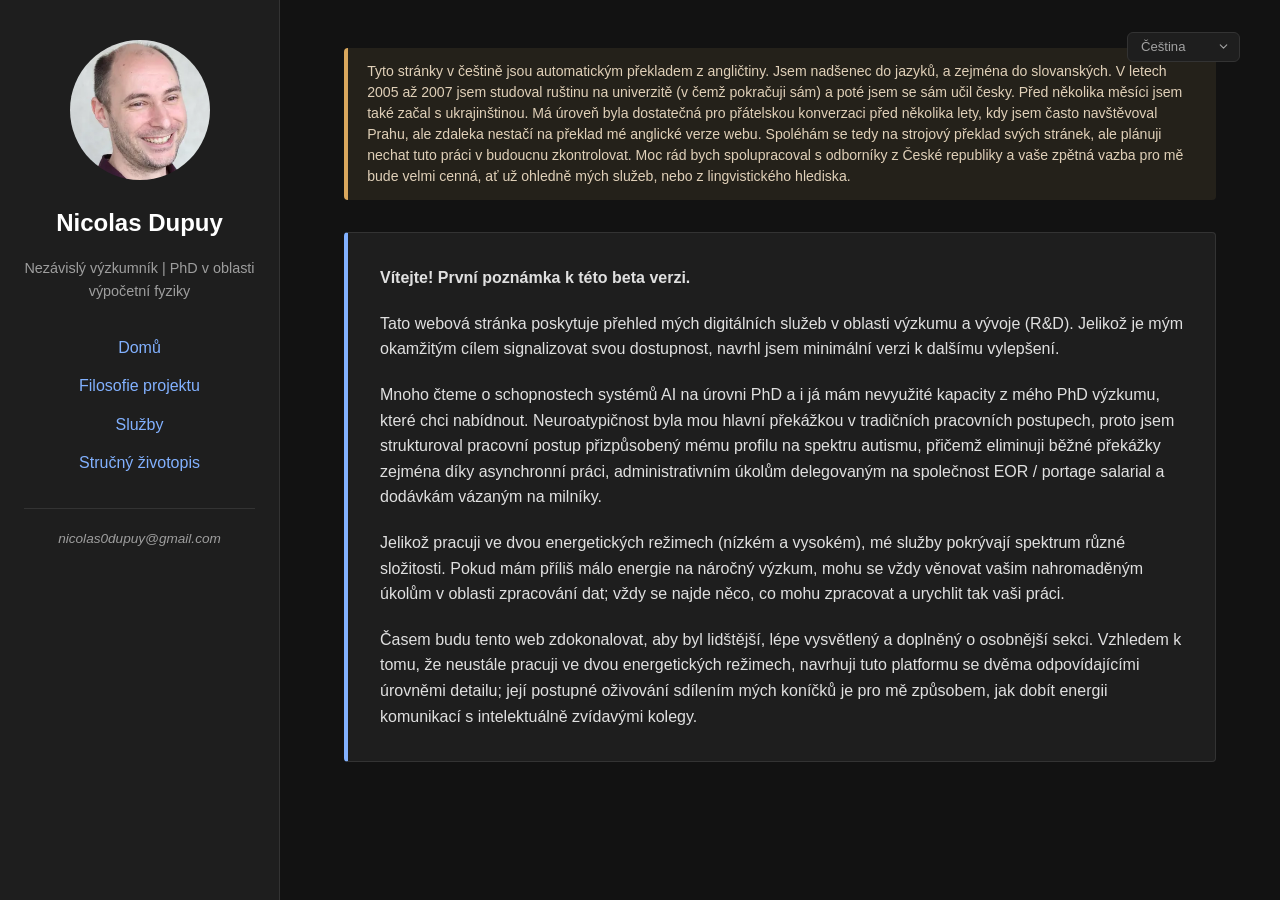
<file: cs/index.html>
<!DOCTYPE html>
<html lang="cs">
    <head>
        <meta charset="UTF-8">
        <meta name="viewport" content="width=device-width, initial-scale=1.0">
        <title>Nicolas Dupuy</title>
        <link rel="stylesheet" href="../style.css">
    </head>
    <body>

        <nav class="sidebar">
            <img src="../profile.webp" alt="Nicolas Dupuy" class="profile-pic">
            <h1 class="sidebar-name">Nicolas Dupuy</h1>
            <p class="sidebar-title">Nezávislý výzkumník | PhD v oblasti výpočetní fyziky</p>
            <ul class="nav-links">
                <li><a href="#home">Domů</a></li>
                <li><a href="#section1">Filosofie projektu</a></li>
                <li><a href="#section2">Služby</a></li>
                <li><a href="#section3">Stručný životopis</a></li>
                <li class="nav-contact-item"><a href="mailto:nicolas0dupuy@gmail.com" class="email-link">nicolas0dupuy@gmail.com</a></li>
            </ul>
        </nav>

        <main class="content">
            <div class="lang-selector-container">
                <select class="lang-select" onchange="if(this.value) window.location.href=this.value;">
                    <option value="../index.html">English</option>
                    <option value="../fr/index.html">Français</option>
                    <option value="../de/index.html">Deutsch</option>
                    <option value="../sv/index.html">Svenska</option>
                    <option value="../et/index.html">Eesti</option>
                    <option value="../fi/index.html">Suomi</option>
                    <option value="../ru/index.html">Русский</option>
                    <option value="../uk/index.html">Українська</option>
                    <option value="" selected>Čeština</option>
                    <option value="../hu/index.html">Magyar</option>
                </select>
            </div>
            <section id="home">
                <div class="translation-notice">
                    Tyto stránky v češtině jsou automatickým překladem z angličtiny. Jsem nadšenec do jazyků, a zejména do slovanských. V letech 2005 až 2007 jsem studoval ruštinu na univerzitě (v čemž pokračuji sám) a poté jsem se sám učil česky. Před několika měsíci jsem také začal s ukrajinštinou. Má úroveň byla dostatečná pro přátelskou konverzaci před několika lety, kdy jsem často navštěvoval Prahu, ale zdaleka nestačí na překlad mé anglické verze webu. Spoléhám se tedy na strojový překlad svých stránek, ale plánuji nechat tuto práci v budoucnu zkontrolovat. Moc rád bych spolupracoval s odborníky z České republiky a vaše zpětná vazba pro mě bude velmi cenná, ať už ohledně mých služeb, nebo z lingvistického hlediska.
                </div>
                <div class="intro-cadre">
                    <p><strong>Vítejte! První poznámka k této beta verzi.</strong></p>
                    <p>Tato webová stránka poskytuje přehled mých digitálních služeb v oblasti výzkumu a vývoje (R&D). Jelikož je mým okamžitým cílem signalizovat svou dostupnost, navrhl jsem minimální verzi k dalšímu vylepšení.</p>
                    <p>Mnoho čteme o schopnostech systémů AI na úrovni PhD a i já mám nevyužité kapacity z mého PhD výzkumu, které chci nabídnout. Neuroatypičnost byla mou hlavní překážkou v tradičních pracovních postupech, proto jsem strukturoval pracovní postup přizpůsobený mému profilu na spektru autismu, přičemž eliminuji běžné překážky zejména díky asynchronní práci, administrativním úkolům delegovaným na společnost EOR / portage salarial a dodávkám vázaným na milníky.</p>
                    <p>Jelikož pracuji ve dvou energetických režimech (nízkém a vysokém), mé služby pokrývají spektrum různé složitosti. Pokud mám příliš málo energie na náročný výzkum, mohu se vždy věnovat vašim nahromaděným úkolům v oblasti zpracování dat; vždy se najde něco, co mohu zpracovat a urychlit tak vaši práci.</p>
                    <p>Časem budu tento web zdokonalovat, aby byl lidštější, lépe vysvětlený a doplněný o osobnější sekci. Vzhledem k tomu, že neustále pracuji ve dvou energetických režimech, navrhuji tuto platformu se dvěma odpovídajícími úrovněmi detailu; její postupné oživování sdílením mých koníčků je pro mě způsobem, jak dobít energii komunikací s intelektuálně zvídavými kolegy.</p>
                </div>
            </section>
            <section id="section1">
                <div class="translation-notice">
                    Tyto stránky v češtině jsou automatickým překladem z angličtiny. Jsem nadšenec do jazyků, a zejména do slovanských. V letech 2005 až 2007 jsem studoval ruštinu na univerzitě (v čemž pokračuji sám) a poté jsem se sám učil česky. Před několika měsíci jsem také začal s ukrajinštinou. Má úroveň byla dostatečná pro přátelskou konverzaci před několika lety, kdy jsem často navštěvoval Prahu, ale zdaleka nestačí na překlad mé anglické verze webu. Spoléhám se tedy na strojový překlad svých stránek, ale plánuji nechat tuto práci v budoucnu zkontrolovat. Moc rád bych spolupracoval s odborníky z České republiky a vaše zpětná vazba pro mě bude velmi cenná, ať už ohledně mých služeb, nebo z lingvistického hlediska.
                </div>
                <h2>Filosofie projektu</h2>

                <!-- Unified Introduction Context Block -->
                <div class="philosophy-intro-text">
                    <p><strong>Jsem Nicolas, nezávislý výzkumník vedený touto podpůrnou službou pro výzkum a datovou vědu (Data Science).</strong></p>
                    <p>Nabízím modulární nabídku služeb, od vědeckého výzkumu po datovou vědu, a poskytuji externí podporu pro úkoly, které váš tým potřebuje odlehčit.</p>
                    <p>Tento systém jsem vybudoval kolem systému tiketu inspirovaného softwarovým inženýrstvím, přizpůsobeného mým proměnlivým kapacitním limitům jako výzkumníka s autismem. Platba probíhá striktně za výsledky po schválení milníků prostřednictvím Employer of Record (portage salarial), díky čemuž je celá spolupráce připravena k okamžitému použití („plug-and-play“).</p>
                    <p><strong>Více informací:</strong></p>
                </div>
                <div class="tabs-container">
                    <!-- Barre de navigation à 3 onglets -->
                    <div class="tab-buttons grid-three">
                        <button class="tab-btn active" data-target="phil-what">Co dělám...</button>
                        <button class="tab-btn" data-target="phil-why">Proč</button>
                        <button class="tab-btn" data-target="phil-autism">Profil na spektru autismu</button>
                    </div>

                    <!-- Contenu des onglets -->
                    <div class="tab-content">

                        <!-- Onglet 1 : What I do -->
                        <div id="phil-what" class="tab-panel active">

                            <h4 style="margin-top: 1.5rem; color: #ffffff;">Co dělám v několika řádcích:</h4>
                            <ul style="padding-left: 1.2rem; color: #e0e0e0;">
                                <li style="margin-bottom: 0.8rem;"><strong>Likvidace nahromaděných projektů a inženýrského dluhu:</strong> Přebírám odpovědnost za vaše nahromaděné pracovní vytížení v oblasti výzkumu a datové vědy. To zahrnuje zkoumání odložených sekundárních hypotéz nebo rozšíření kapacit vašeho týmu pro naléhavé výpočetní práce. Působím jako výzkumník bez vazby na konkrétní obor.</li>
                                <li style="margin-bottom: 0.8rem;"><strong>Milníky založené na hodnotě:</strong> Společně rozbijeme technickou mapu na projektové tikety a každému milníku přiřadíme pevnou cenu a orientační časový rámec. Od té chvíle řídím svůj harmonogram zcela autonomně. Udržujeme se navzájem v obraze pomocí asynchronních aktualizací, což eliminuje režijní náklady na formální schůzky.</li>
                                <li style="margin-bottom: 0rem;"><strong>Adaptivní provádění:</strong> Zpracovávám pracovní postupy od základního průzkumu dat až po specializované numerické simulace nebo teoretický výzkum. Můj pracovní postup se přizpůsobuje mé kognitivní dostupnosti, přičemž vrchol soustředění směřuji na složité matematické výzkumy a lineární zpracování dat využívám k udržení stabilního operačního tempa.</li>
                            </ul>
                        </div>

                        <!-- Onglet 2 : Why -->
                        <div id="phil-why" class="tab-panel">
                            <ul style="padding-left: 1.2rem; color: #e0e0e0;">
                                <li style="margin-bottom: 0.8rem;"><p><strong>Výzkum jako vášeň:</strong> Před lety jsem nevěřil, že bych se mohl stát výzkumníkem, i přes dobré akademické výsledky. Zůstal jsem na univerzitě, protože jsem miloval učení, a nakonec jsem dostal příležitost obhájit doktorát. Podpora technických týmu je můj způsob, jak spolupracovat se skvělými výzkumníky na vzrušujících projektech, což mi umožňuje pokračovat v učení, přispívat k jejich pokroku a překračovat rámec mé doktorské práce.</p></li>
                                <li style="margin-bottom: 0.8rem;"><p><strong>Využití mého studijního impulsu:</strong> Jsem akademický knihomol. Většinou jsem se takto učil: pracoval jsem jako soukromý doučovatel a pak kupoval hory učebnic a vědeckých knih. Nikdy jsem nepřestal. Dnes, s digitálními médii od historických institucí jako Collège de France nebo Stanford, je můj seznam četby delší než seznam vánočních přání dítěte (jak mu říkám). Intenzivní zaměření spojené s autismem není mýtus. Když pro něco vzplanu, nedělám věci napůl. To mi dává impuls vykonávat kvalitní a soustředěnou práci po dlouhou dobu.</p></li>
                                <li style="margin-bottom: 0.8rem;"><p><strong>Interdisciplinární dynamika:</strong> Na rozdíl od tradičních výzkumných dráh vyžadujících extrémní specializaci v jediné oblasti vzkvétám při zkoumání více sfér. Zatímco na stálé akademické pozici by to bylo omezením, moje nezávislá struktura mění tuto potřebu rozmanitosti ve výhodu. Umožňuje mi to aplikovat mé matematické dovednosti agnosticky napříč různými sektory a přenášet analytické nástroje mezi financemi, medicínou, teoretickou fyzikou a aplikovanými datovými kanály.</p></li>
                            </ul>
                        </div>

                        <!-- Onglet 3 : Autism Notes -->
                        <div id="phil-autism" class="tab-panel">
                            <p><em>«Poruchy autistického spektra (PAS) představují rozmanitou skupinu stavů. Jsou charakterizovány určitým stupněm obtíží v sociální interakci a komunikaci. Mezi další charakteristiky patří netypické vzorce aktivit a chování, jako jsou obtíže při přechodu od jedné činnosti ke druhé, zaměření na detaily a neobvyklé reakce na smyslové podněty,»</em> — podle WHO, která odhaduje prevalenci na přibližně 1 ze 127 osob v celosvětové populaci.</p>
                            <p>A co akademické prostředí? Ačkoli neexistují přímé celosvětové statistiky o prevalenci v akademickém prostředí, Simon Baron-Cohen publikoval v roce 2001 studii měřící průměrný koeficient autistického spektra (AQ) u různých skupin populace. Na stupnici od 0 do 50, kde průměr pro běžnou populaci činí 16,4 (± 6,4) a pro klinicky diagnostikovanou autistickou populaci 35,8 (± 6,5), dosáhli studenti matematiky 21,5 (± 6,5), což je jen o málo méně než 16 vítězů olympiád ve Velké Británii (24,5 ± 5,7).</p>
                            <p>Pokud jde o autismus v práci, data specializovaných organizací jako National Autistic Society a Britský národní statistický úřad (ONS) ukazují, že autismus vykazuje nejnižší míru zaměstnanosti ze všech kategorií zdravotního postižení — pouze přibližně 21,7 % autistických dospělých má oficiální práci (údaje z roku 2020), což je těsně pod dospělými s těžkými poruchami učení.</p>
                            <p>Přesto spektrum autismu pokrývá širokou škálu situací a intelektuálních úrovní. Dr. Niall Kenny shromáždil cenná svědectví akademiků z irského vysokoškolského vzdělávání (<em>«Tell me what my job is»: A Qualitative Exploration of the Experiences of Autistic Academic Staff working in Higher Education in Ireland</em>) a ja mohu přidat své vlastní. Pokud si je přečtete, zde je několik zdůrazněných témat:</p>

                            <ol style="padding-left: 1.2rem; color: #e0e0e0; margin-top: 1rem;">
                                <li style="margin-bottom: 0.8rem;"><strong>Získání diagnózy snese obrovskou zátěž:</strong> Pro mě to bylo opravdu podobné, jako kdybych byl králíkem, který se náhodou dostal do kočičí rodiny, kterému nakonec řeknou, že ačkoli je miluji, drobné úpravy, jako zdržet se lovu ptáků nebo nočního toulání, udělají můj život mnhem lepším.</li>
                                <li style="margin-bottom: 0.8rem;"><strong>Vnímání času se kardinálně liší</strong> u neurodivergentních a neurotypických lidí, a dokonce i u dvou autistických jednotlivců. Ve studii jeden účastník popisuje schopnost soustředit se na jediný úkol po celé hodiny, aniž by vnímal ubíhající čas, zatímco druhý potřebuje přestávky častěji než jeho kolegové. Já jsem přesně uprostřed: v 17 letech jsem miloval šachové turnaje, kde celodenní partie začínající v 9 ráno mohly trvat až 8 hodin. Zkuste složit jednu z nejnáročnějších přijímacích zkoušek na École Normale Supérieure (ENS); protože jsem nešel tradiční cestou, měl jsem hrozné výsledky, ale výzvu jsem si velmi užil. Přesto, i u úkolu, ve kterém vynikám, pokud je má mysl zastřena toxickými myšlenkami, se mé vnímání času zcela převrátí.</li>
                                <li style="margin-bottom: 0.8rem;"><strong>Rutiny a organizace:</strong> Všichni máme své rutiny a organizace může být chaotická. Pro mě je multitasking jako pokus žonglovat s několika kužely najednou a mít i jen dva termíny, i velmi vzdálené, mě může zcela zablokovat.</li>
                                <li style="margin-bottom: 0.8rem;"><strong>Maskování (masking):</strong> Zpět k roli králíka v kočičí rodině, která vás přijala. Milujete je, chcete s nimi trávit čas a dělat věci společně, ale mají instinkty, které vy nemáte. Zkoušíte tedy dělat to samé prostřednictvím podvědomého kopírovacího mechanismu, ale vaše mysl křičí bolestí. To bývá hlavní příčinou vyčerpání vedoucího k vyhoření.</li>
                                <li style="margin-bottom: 0.8rem;"><strong>Senzorické přetížení:</strong> Přidávám ho jako kritickou příčinu vyčerpání a vyhoření. Při únavě na rušných veřejných místech opakovaná hlášení během čekání na vlak, výfukové plyny nebo pípání skeneru u pokladny v supermarketu nutí náš mozek pracovat nepřetržitě, jako bychom aktivně zpracovávali data.</li>
                                <li style="margin-bottom: 0rem;"><strong>Více odměn za naše obtíže:</strong> Být autistickým člověkem samozřejmě komplikuje život, ale nechtěl bych být jiný. Účastníci studie chválí své hyperfokusování a touhu ponořit se hlouběji do svých koníčků. Ani já bych nikdy nechěl ztratit radost z učení se logických věcí s takovou intenzitou.</li>
                            </ol>
                        </div>

                    </div>
                </div>
            </section>
            <section id="section2">
                <div class="translation-notice">
                    Tyto stránky v češtině jsou automatickým překladem z angličtiny. Jsem nadšenec do jazyků, a zejména do slovanských. V letech 2005 až 2007 jsem studoval ruštinu na univerzitě (v čemž pokračuji sám) a poté jsem se sám učil česky. Před několika měsíci jsem také začal s ukrajinštinou. Má úroveň byla dostatečná pro přátelskou konverzaci před několika lety, kdy jsem často navštěvoval Prahu, ale zdaleka nestačí na překlad mé anglické verze webu. Spoléhám se tedy na strojový překlad svých stránek, ale plánuji nechat tuto práci v budoucnu zkontrolovat. Moc rád bych spolupracoval s odborníky z České republiky a vaše zpětná vazba pro mě bude velmi cenná, ať už ohledně mých služeb, nebo z lingvistického hlediska.
                </div>
                <!-- Services Section Header & Introduction (Ultra-Clean & Pure HTML) -->
                <div class="services-container">
                    <div class="services-header">
                        <h2>Služby</h2>
                        <span class="status-badge">
                            🌱 <strong>Počáteční fáze:</strong> vaše zpětná vazba je důležitá pro lepší přizpůsobení vašim potřebám
                        </span>
                    </div>

                    <div class="services-intro-text">
                        <p>
                            Zde najdete seznam mých služeb, který mohu postupně rozšiřovat, jakmile se začnu učit něco nového. Jsou určeny především k tomu, aby vám poskytly dovednosti, které jsem rozvíjel průběžným studiem po mnoho let napříč několika akademickými obory.
                        </p>
                        <p class="framework-note">
                            Pro zajištění předvídatelné, vysoce profesionální a bezstresové spolupráce pro nás oba uplatňuji u většiny těchto modulů jednotnou strukturu:
                        </p>
                    </div>

                    <div class="services-grid">
                        <div class="feature-card">
                            <h3>💼 Administrativní jednoduchost</h3>
                            <p>Využití Employer of Record (EOR) nebo francouzského systému portage salarial pro vyřízení všech smluv, faktur a dodržování předpisů.</p>
                        </div>
                        <div class="feature-card">
                            <h3>✅ Bezrizikové milníky</h3>
                            <p>Platba probíhá striktně <strong>po schválení milníku</strong>, inspirováno fungováním tiketů a backlogů v moderních IT společnostech.</p>
                        </div>
                        <div class="feature-card">
                            <h3>📥 Odlehčení backlogu</h3>
                            <p>Speciálně navrženo pro převzetí nahromaděných úkolů v oblasti zpracování dat a sekundárních hypotéz, čímž uvolníte svůj hlavní tým pro úkoly, na které nemá čas.</p>
                        </div>
                        <div class="feature-card">
                            <h3>🧩 Přizpůsobené kognitivní tempo</h3>
                            <p>Široké spektrum složitosti, od úkolů základní úrovně až po hluboký výzkum. To mi jako výzkumníkovi s autismem umožňuje řídit svůj čas a kognitivní zátěž v závislosti na aktuální schopnosti soustředění.</p>
                        </div>
                    </div>

                    <div class="services-footer">
                        <p>Máte individuální požadavky nad rámec tohoto standardního katalogu?</p>
                        <a href="mailto:nicolas0dupuy@gmail.com" class="contact-button">✉️ Kontakt: nicolas0dupuy@gmail.com</a>
                    </div>
                </div>

                <div id="hashtag-menu" class="hashtag-menu-container"></div>

                <!-- ==================== SERVICE 1 ==================== -->
                <div class="service-card" data-tags="ComputationalPhysics,AppliedMathematics">
                    <h3 class="service-title">Výpočetní fyzika & Numerické modelování</h3>

                    <input type="checkbox" id="toggle-service-1" class="card-toggle-input">
                    <div class="card-fold-content">
                        <div class="service-description">
                            <p>Technická a teoretická podpora výzkumu, realizace kódu, simulací fyzikálních systémů a matematického modelování. Dodáváno převážně vzdáleně, s možností osobní účasti.</p>
                            <p>Projekty jsou strukturovány do nezávislých milníků s jasnými definicemi a koncovými body, což zaručuje, že každý výsledek lze snadno sledovat a integrovat kterýmkoli členem týmu.</p>
                            <p>Milníky mohou představovat teoretický výzkum nebo realizaci algoritmu a tvoří základ pro položky placené po dokončení, což chrání váš rozpočet. Cena se sjednává pro každý milník a nemění se, pokud budu potřebovat dodatečný čas, což vám zajišťuje stabilitu a předvídatelnost, zatímco mně to dává snížení tlaku a příležitost ke kvalitnímu učení.</p>
                            <p>Tato struktura je navržena tak, aby pomohla týmům nebo výzkumníkům dokončit odložené vedlejší projekty a vyhodnotit alternativní hypotézy, zatímco se vaše hlavní týmy soustředí na své prvořadé projekty.</p>
                            <p>Dlouhodobé partnerství lze předvídat pro upevnění výhod mé křivky učení, protože aktivně studuji numerické metody na počáteční výzkumné úrovni.</p>
                        </div>
                        <div class="service-commentary">
                            <h4>Osobní poznámka</h4>
                            <p>Výpočetní fyziku jsem objevil během magisterské stáže před doktorskou дисертаcí. V té době jsem aplikoval několik metod kvantové chemie (které nabízím v rámci služby «Kvantová chemie & Modelování materiálů») a matematik ve mně už tehdy chtěl pochopit jejich základy. Nabízím tuto službu, protože mé průběžné studium v této oblasti v kombinaci s mými zkušenostmi může najít praktické uplatnění jak v průmyslu, tak v akademickém prostředí, kde často chybí praktická podpora. Pro informaci, některé publikace, ke kterým se ve své praxi obracím: Quarteroni et al. *Numerical Mathematics*, Grégoire Allaire *Analyse numérique et optimisation* (Éditions de l'École Polytechnique), knihy a přednášky Mallata o wavelet ech a Pohjolainen *Mathematical Modeling*.</p>
                        </div>
                        <div class="card-fold-fade"></div>
                    </div>
                    <label for="toggle-service-1" class="card-toggle-label"></label>

                    <div class="service-tags">
                    <span class="tag" onclick="filterByTag('ComputationalPhysics')">#ComputationalPhysics</span>
                    <span class="tag" onclick="filterByTag('AppliedMathematics')">#AppliedMathematics</span>
                
                    </div>
                </div>

                <!-- ==================== SERVICE 2 ==================== -->
                <div class="service-card" data-tags="ComputationalPhysics">
                    <h3 class="service-title">Kvantová chemie & Modelování materiálů</h3>

                    <input type="checkbox" id="toggle-service-2" class="card-toggle-input">
                    <div class="card-fold-content">
                        <div class="service-description">
                            <p>Molekulární modelování, výpočty elektronové nebo geometrické struktury a kvantové simulace pro základní a excitované stavy, včetně pracovních postupů DFT a Quantum Monte Carlo. Dodáváno převážně vzdáleně, s možností osobní účasti.</p>
                            <p>Projekty jsou strukturovány do nezávislých milníků s jasnými definicemi a koncovými body, což zaručuje, že každý výsledek lze snadno sledovat a integrovat kterýmkoli členem týmu.</p>
                            <p>Milníky mohou představovat jednoduše optimalizaci elektronové struktury DFT (u šarže zkoumaných molekul) nebo teoretické studium alternativních metod a tvoří základ pro položky placené po dokončení, což chrání váš rozpočet. Cena se sjednává pro každý milník a nemění se, pokud budu potřebovat dodatečný čas, což vám zajišťuje stabilitu a předvídatelnost, zatímco mně to dává snížení tlaku a příležitost ke kvalitnímu učení.</p>
                            <p>Tato struktura je navržena tak, aby pomohla týmům nebo výzkumníkům dokončit odložené vedlejší projekty a vyhodnotit alternativní hypotézy, zatímco se vaše hlavní týmy soustředí na své prvořadé projekty.</p>
                            <p>Dlouhodobé partnerství lze předvídat pro upevnění výhod mé křivky učení, protože aktivně přizpůsobuji své stávající výpočetní postupy vašim konkrétním výzkumným úkolům.</p>
                        </div>
                        <div class="service-commentary">
                            <h4>Osobní poznámka</h4>
                            <p>Obhájil jsem doktorát (2012–2016) z výpočetní fyziky se zaměřením na optimalizaci kvantového Monte Carla pro molekuly podobné grafenu, elektronové struktury základního stavu, singletní/tripletní excitované stavy a geometrii silně korelovaných systémů. Ačkoli jsem dosud nezavedl kanály molekulární dynamiky ani neintegroval strojové učení do tradičních fyzikálních postupů, s obrovským zájmem jsem připraven se tyto metody učit, zavádět a přizpůsobovat pro vaše projekty. Kromě vášně pro fyziku se u mě brzy rozvinul také zájem o kvantové počítače. Absolvoval jsem certifikační programy 'Quantum Computing Fundamentals' a 'Quantum Computing Realities' na MITxPRO a velmi toužím přispět k rozvoji této oblasti.</p>
                        </div>
                        <div class="card-fold-fade"></div>
                    </div>
                    <label for="toggle-service-2" class="card-toggle-label"></label>

                    <div class="service-tags">
                    <span class="tag" onclick="filterByTag('ComputationalPhysics')">#ComputationalPhysics</span>
                
                    </div>
                </div>

                <!-- ==================== SERVICE 3 ==================== -->
                <div class="service-card" data-tags="QuantitativeFinance,AppliedMathematics">
                    <h3 class="service-title">Numerické metody v kvantitativních financích</h3>

                    <input type="checkbox" id="toggle-service-3" class="card-toggle-input">
                    <div class="card-fold-content">
                        <div class="service-description">
                            <p>Zavádění a validace numerických modelů, stochastických simulací a matematických struktur pro kvantitativní finance. Dodáváno převážně vzdáleně, s možností osobní účasti.</p>
                            <p>Projekty jsou strukturovány do nezávislých milníků s jasnými definicemi a koncovými body, což zaručuje, že každý výsledek lze snadno sledovat a integrovat kterýmkoli členem týmu.</p>
                            <p>Milník může představovat hodnocení Value-at-Risk (VaR), přípravu, inženýrství nebo analýzu balíčku dat nebo zkoumaný teoretický model a tvoří základ pro položky placené po dokončení, což chrání váš rozpočet. Cena se sjednává pro každý milník a nemění se, pokud budu potřebovat dodatečný čas, což vám zajišťuje stabilitu a předvídatelnost, zatímco mně to dává snížení tlaku a příležitost ke kvalitnímu učení.</p>
                            <p>Tato struktura je navržena tak, aby pomohla týmům nebo výzkumníkům dokončit odložené vedlejší projekty a vyhodnotit alternativní hypotézy, zatímco se vaše hlavní týmy soustředí na své prvořadé projekty.</p>
                            <p>Dlouhodobé partnerství lze předvídat pro upevnění výhod mé křivky učení, protože se aktivně specializuji na metody kvantitativních financí, přičemž stavím na svých zkušenostech z vědeckého výzkumu.</p>
                        </div>
                        <div class="service-commentary">
                            <h4>Osobní poznámka</h4>
                            <p>V minulém roce jsem se začal aktivně specializovat na metody kvantitativních financí, přičemž čerpám ze sedmiletých zkušeností s výukou Data Science na Paris School of Business v těsném kontaktu s finančními odborníky. Mým dalším osobním krokem je spolupráce s aktivními výzkumníky a praktiky pro učení se v praxi. Partnerství vám umožňuje vyškolit dlouhodobého spolupracovníka, který bude hluboce rozumět vašemu prostředí. Vzhledem k nedostatku spolehlivých kvantitativních talentů na dnešním trhu vám toto partnerství umožňuje obejít obtížné hledání vzácných profilů absolventů a získat výzkumníka na úrovni PhD s prokázanou analytickou zralostí. Rád přijímám úkoly základní úrovně při studiu základů a jako zkušený lektor mohu také přispět k výuce vašich stážistů pomocí svých čerstvě nabytých znalostí. Pozicionováním na rozhraní mezi výzkumníky a praktiky se neváhejte ozvat, pokud potřebujete spojovací článek. Mé evropské příspěvky soustředím na Francii, mou vlast, a také na země Skandinávie a Pobaltí, které patří mezi mé nejoblíbenější regiony.</p>
                        </div>
                        <div class="card-fold-fade"></div>
                    </div>
                    <label for="toggle-service-3" class="card-toggle-label"></label>

                    <div class="service-tags">
                    <span class="tag" onclick="filterByTag('QuantitativeFinance')">#QuantitativeFinance</span>
                    <span class="tag" onclick="filterByTag('AppliedMathematics')">#AppliedMathematics</span>
                
                    </div>
                </div>

                <!-- ==================== SERVICE 4 ==================== -->
                <div class="service-card" data-tags="AppliedMathematics">
                    <h3 class="service-title">Konvexní optimalizace & Matematické programování</h3>

                    <input type="checkbox" id="toggle-service-4" class="card-toggle-input">
                    <div class="card-fold-content">
                        <div class="service-description">
                            <p>Formulování a řešení optimalizačních úloh (jako LP, QP, SOCP, SDP) při fyzikálních nebo operačních omezeních. Dodáváno převážně vzdáleně, s možností osobní účasti.</p>
                            <p>Projekty jsou strukturovány do nezávislých milníků s jasnými definicemi a koncovými body, což zaručuje, že každý výsledek lze snadno sledovat a integrovat kterýmkoli členem týmu.</p>
                            <p>Milníky mohou představovat převod fyzikálních nebo operačních omezení do modelu konvexního programování nebo srovnávací testy porovnávající různé solvery na datovém souboru a tvoří základ pro položky placené po dokončení, což chrání váš rozpočet. Cena se sjednává pro každý milník a nemění se, pokud budu potřebovat dodatečný čas, což vám zajišťuje stabilitu a předvídatelnost, zatímco mně to dává snížení tlaku a příležitost ke kvalitnímu učení.</p>
                            <p>Tato struktura je navržena tak, aby pomohla týmům nebo výzkumníkům dokončit odložené vedlejší projekty a vyhodnotit alternativní hypotézy, zatímco se vaše hlavní týmy soustředí na své prvořadé projekty.</p>
                            <p>Dlouhodobé partnerství lze předvídat pro upevnění výhod mé křivky učení, protože neustále zdokonaluji své praktické dovednosti pomocí rámců Stephena Boyda.</p>
                        </div>
                        <div class="service-commentary">
                            <h4>Osobní poznámka</h4>
                            <p>Konvexní optimalizaci jsem začal studovat teprve nedávno jako rozšíření svého zájmu o numerické metody. Jako výchozí bod využívám veřejné přednášky a učebnici Stephena Boyda spolu s algoritmickými poznámkami Yana Zhenga a klasickým dílem Ben-Tala a Nemirovského *Lectures on Modern Convex Optimization*. Ranné partnerství vám zajistí úzce zaměřeného odborníka na optimalizaci pro modelování vašich operačních a fyzikálních úzkých míst. Pokud potřebujete znalosti, které dosud nemám, neváhejte mi to sdělit, abych si mohl stanovit cíle v oblasti získávání dovedností a podpořil vás při plnění úkolů, kde vám chybí kvalifikovaní pracovníci.</p>
                        </div>
                        <div class="card-fold-fade"></div>
                    </div>
                    <label for="toggle-service-4" class="card-toggle-label"></label>

                    <div class="service-tags">
                    <span class="tag" onclick="filterByTag('AppliedMathematics')">#AppliedMathematics</span>
                
                    </div>
                </div>

                <!-- ==================== SERVICE 5 ==================== -->
                <div class="service-card" data-tags="ComputerVision,MachineLearning">
                    <h3 class="service-title">Výzkum v oblasti počítačového vidění</h3>

                    <input type="checkbox" id="toggle-service-5" class="card-toggle-input">
                    <div class="card-fold-content">
                        <div class="service-description">
                            <p>Technická a teoretická podpora vývoje algoritmů počítačového vidění, matematických základů a numerických realizací, zahrnující klasické geometrické přístupy, architektury strojového učení a generativní modely. Dodáváno převážně vzdáleně, s možností osobní účasti.</p>
                            <p>Projekty jsou strukturovány do nezávislých milníků s jasnými definicemi a koncovými body, což zaručuje, že každý výsledek lze snadno sledovat a integrovat kterýmkoli členem týmu.</p>
                            <p>Milníky se mohou pohybovat od jednoduchého úkolu zpracování obrazu nebo algoritmické realizace výzkumné práce až po matematický audit teoretické základny a tvoří základ pro položky placené po dokončení, což chrání váš rozpočet. Cena se sjednává pro každý milník a nemění se, pokud budu potřebovat dodatečný čas, což vám zajišťuje stabilitu a předvídatelnost, zatímco mně to dává snížení tlaku a příležitost ke kvalitnímu učení.</p>
                            <p>Tato struktura je navržena tak, aby pomohla týmům nebo výzkumníkům dokončit odložené vedlejší projekty a vyhodnotit alternativní hypotézy, zatímco se vaše hlavní týmy soustředí na své prvořadé projekty.</p>
                            <p>Dlouhodobé partnerství lze předvídat pro upevnění výhod mé křivky učení, protože rychle přizpůsobuji své matematické dovednosti vašim konkrétním úkolům v oblasti vidění.</p>
                        </div>
                        <div class="service-commentary">
                            <h4>Osobní poznámka</h4>
                            <p>Počítačové vidění jsem objevil po rozmachu hlubokého učení a matematický základ, který za ním stojí, mě rychle fascinoval. Sledoval jsem online první ročník magisterského programu počítačového vidění na HSE (přerušený začátkem války na Ukrajině) a v roce 2021 jsem absolvoval kurz generativních modelů CS236 na Stanfordu. Jsem stejně fascinován klasickými metodami využívajícími základní matematiku jako metodami založenými na strojovém učení. Ve své praxi používám jako literaturu učebnice Szeliskiho *Computer Vision: Algorithms and Applications* a Gonzaleze a Woodse *Digital Image Processing*. Můj akademický základ navíc zahrnuje různé úrovně diferenciální geometrie — včetně riemannovské, symplektické geometrie a Lieových skupin —, což poskytuje solidní geometrickou perspektivu při práci s vícerozměrnými vizuálními daty nebo invariantními architekturami.</p>
                        </div>
                        <div class="card-fold-fade"></div>
                    </div>
                    <label for="toggle-service-5" class="card-toggle-label"></label>

                    <div class="service-tags">
                    <span class="tag" onclick="filterByTag('ComputerVision')">#ComputerVision</span>
                    <span class="tag" onclick="filterByTag('MachineLearning')">#MachineLearning</span>
                
                    </div>
                </div>

                <!-- ==================== SERVICE 6 ==================== -->
                <div class="service-card" data-tags="ComputerVision,DataEngineering">
                    <h3 class="service-title">Aplikace počítačového vidění</h3>

                    <input type="checkbox" id="toggle-service-6" class="card-toggle-input">
                    <div class="card-fold-content">
                        <div class="service-description">
                            <p>Praktické zavádění procesů počítačového vidění pro průmyslovou automatizaci, kontrolu kvality a předzpracování dat s využitím klasického zpracování obrazu a modelů strojového učení. Dodáváno převážně vzdáleně, s možností osobní účasti.</p>
                            <p>Projekty jsou strukturovány do nezávislých milníků s jasnými definicemi a koncovými body, což zaručuje, že každý výsledek lze snadno sledovat a integrovat kterýmkoli členem týmu.</p>
                            <p>Milníky se mohou pohybovat od vytvoření kanálu předzpracování OpenCV pro filtraci a zarovnání snímků až po napsání vlastního skriptu pro porovnávání příznaků nebo nasazení lehkého předtrénovaného modelu a tvoří základ pro položky placené po dokončení, což chrání váš rozpočet. Cena se sjednává pro každý milník a nemění se, pokud budu potřebovat dodatečný čas, což vám zajišťuje stabilitu a předvídatelnost, zatímco mně to dává snížení tlaku a příležitost ke kvalitnímu učení.</p>
                            <p>Tato struktura je navržena tak, aby pomohla týmům nebo výzkumníkům dokončit odložené vedlejší projekty a vyhodnotit alternativní hypotézy, zatímco se vaše hlavní týmy soustředí na své prvořadé projekty.</p>
                            <p>Dlouhodobé partnerství lze předvídat pro upevnění výhod mé křivky učení, protože aktivně rozšiřuji své praktické dovednosti o softwarové knihovny průmyslové úrovně.</p>
                        </div>
                        <div class="service-commentary">
                            <h4>Osobní poznámka</h4>
                            <p>Jakožto v první řadě teoretik jsem posledních pět let aktivně pracoval na tom, abych se stal praktikem v oblasti počítačového vidění. Začal jsem absolvováním raných kurzů počítačového vidění na platformách Coursera, Udacity a LearnOpenCV a poté jsem zrychlil své studium zápisem do online magisterského studia na HSE — pokus, který byl bohužel přerušen začátkem invaze na Ukrajinu. Tyto služby nabízím jako doplnění svého teoretického základu o praktické zkušenosti, přičemž svůj přínos stavím do role podpůrné služby pro odlehčení backlogu, kde je vaše finanční riziko zcela vyloučeno díky platbám na základě milníků.</p>
                        </div>
                        <div class="card-fold-fade"></div>
                    </div>
                    <label for="toggle-service-6" class="card-toggle-label"></label>

                    <div class="service-tags">
                    <span class="tag" onclick="filterByTag('ComputerVision')">#ComputerVision</span>
                    <span class="tag" onclick="filterByTag('DataEngineering')">#DataEngineering</span>
                
                    </div>
                </div>

                <!-- ==================== SERVICE 7 ==================== -->
                <div class="service-card" data-tags="DataEngineering,DataScience">
                    <h3 class="service-title">Datové inženýrství & Reportování</h3>

                    <input type="checkbox" id="toggle-service-7" class="card-toggle-input">
                    <div class="card-fold-content">
                        <div class="service-description">
                            <p>Vývoj kanálů zpracování dat, analytických nástěnek (Business Intelligence) a audit kvality dat. Dodáváno převážně vzdáleně, s možností osobní účasti.</p>
                            <p>Projekty jsou strukturovány do nezávislých milníků s jasnými definicemi a koncovými body, což zaručuje, že každý výsledek lze snadno sledovat a integrovat kterýmkoli členem týmu.</p>
                            <p>Milníky se mohou pohybovat od napsání vlastního Python skriptu pro čištění a propojování různých datových sad až po psaní SQL dotazů v Google BigQuery nebo vytvoření automatizované nástěnky a tvoří základ pro položky placené po dokončení, což chrání váš rozpočet. Cena se sjednává pro každý milník a nemění se, pokud budu potřebovat dodatečný čas, což vám zajišťuje stabilitu a předvídatelnost, zatímco mně to dává snížení tlaku a příležitost ke kvalitnímu učení.</p>
                            <p>Tato struktura je navržena tak, aby pomohla datovým nebo IT týmům vyřešit nahromaděné úkoly a vytvořit provozní nástěnky, zatímco se vaše hlavní týmy soustředí na své každodenní pracovní postupy, a také pomohla nespecializovaným týmům vytvořit jejich počáteční infrastrukturu.</p>
                            <p>Dlouhodobé partnerství lze předvídat pro upevnění výhod mé křivky učení, protože velmi toužím přispívat k vašim projektům, dokud nedosáhneme hmatatelných a měřitelných výsledků.</p>
                        </div>
                        <div class="service-commentary">
                            <h4>Osobní poznámka</h4>
                            <p>Vyučuji Data Science a základy databází na Paris School of Business od roku 2019, přičemž se neustále zdokonaluji na platformách DataCamp a Coursera od jejich založení. Časem jsem začal přednášet i na dalších renomovaných institucích, abych vyučoval data v úzce specializovaných kontextech, jako je kybernetická bezpečnost a finance. Tuto službu nabízím proto, abych z vašeho týmu sňal nahromaděné úkoly — například přípravu dat nebo základní kanály —, protože mi to poskytuje klíčové praktické zkušenosti, které napájejí mé vlastní výzkumy.</p>
                        </div>
                        <div class="card-fold-fade"></div>
                    </div>
                    <label for="toggle-service-7" class="card-toggle-label"></label>

                    <div class="service-tags">
                    <span class="tag" onclick="filterByTag('DataEngineering')">#DataEngineering</span>
                    <span class="tag" onclick="filterByTag('DataScience')">#DataScience</span>
                
                    </div>
                </div>

                <!-- ==================== SERVICE 8 ==================== -->
                <div class="service-card" data-tags="DataScience,AppliedMathematics">
                    <h3 class="service-title">Aplikovaná statistika & Testování hypotéz</h3>

                    <input type="checkbox" id="toggle-service-8" class="card-toggle-input">
                    <div class="card-fold-content">
                        <div class="service-description">
                            <p>Formulování plánů experimentů, ověřování hypotéz, statistická validace a extrakce základních vzorců z vícerozměrných datových sad. Dodáváno převážně vzdáleně, s možností osobní účasti.</p>
                            <p>Projekty jsou strukturovány do nezávislých milníků s jasnými definicemi a koncovými body, což zaručuje, že každý výsledek lze snadno sledovat a integrovat kterýmkoli členem týmu.</p>
                            <p>Milníky se mohou pohybovat od návrhu statistické základny nadcházejícího experimentu až po provedení auditu validace předpokladů stávajícího modelu nebo przeprowadzení úplného testu hypotézy na klíčovém datovém souboru a tvoří základ pro položky placené po dokončení, což chrání váš rozpočet. Cena se sjednává pro každý milník a nemění se, pokud budu potřebovat dodatečný čas, což vám zajišťuje stabilitu a předvídatelnost, zatímco mně to dává snížení tlaku a příležitost ke kvalitnímu učení.</p>
                            <p>Tato struktura je navržena tak, aby pomohla týmům čelícím kvantitativním výzvám (například ve financích, lékařském výzkumu nebo meteorologii) při validaci hypotéz a odlehčení analytického dluhu. Je zvláště přizpůsobena pro společnosti a týmy, které potřebují pouze částečnou vědeckou validaci.</p>
                            <p>Dlouhodobé partnerství lze předvídat pro upevnění výhod mé křivky učení, protože v současné době rozšiřuji své statistické základy, zejména prostřednictvím kvantitativních financí.</p>
                        </div>
                        <div class="service-commentary">
                            <h4>Osobní poznámka</h4>
                            <p>Můj základ ve statistice leží ve fyzice, když jsem studoval statistickou fyziku, a zvláště se rozvinul během mého doktorátu, kde metody Monte Carlo pro mé simulace vyžadovaly pečlivou statistickou validaci. Přednášení na Paris School of Business se studenty kombinovaného studia mě přimělo pochopit, jak aplikovat statistiku v různých podnikatelských situacích pro tvorbu obsahu mých přednášek. Zvláště jsem se snažil pomáhat týmům zvyšovat efektivitu díky zpřesnění jejich analýz s pomocí lepšího odhadu související nejistoty.</p>
                        </div>
                        <div class="card-fold-fade"></div>
                    </div>
                    <label for="toggle-service-8" class="card-toggle-label"></label>

                    <div class="service-tags">
                    <span class="tag" onclick="filterByTag('DataScience')">#DataScience</span>
                    <span class="tag" onclick="filterByTag('AppliedMathematics')">#AppliedMathematics</span>
                
                    </div>
                </div>

                <!-- ==================== SERVICE 9 ==================== -->
                <div class="service-card" data-tags="MachineLearning,DataScience">
                    <h3 class="service-title">Aplikované strojové učení & Prediktivní modelování</h3>

                    <input type="checkbox" id="toggle-service-9" class="card-toggle-input">
                    <div class="card-fold-content">
                        <div class="service-description">
                            <p>Trénování a porovnávání prediktivních modelů, organizace datových sad a přenos pracovních postupů strojového učení na cloudové platformy. Dodáváno převážně vzdáleně, s možností osobní účasti.</p>
                            <p>Projekty jsou strukturovány do nezávislých milníků s jasnými definicemi a koncovými body, což zaručuje, že každý výsledek lze snadno sledovat a integrovat kterýmkoli členem týmu.</p>
                            <p>Milníky se mohou pohybovat od srovnávací analýzy několika architektur modelů (jako Scikit-Learn nebo XGBoost) na vaší datové sadě až po přípravu dat v BigQuery nebo přenos skriptu trénování modelu do prostředí Google Cloud Platform (GCP) a tvoří základ pro položky placené po dokončení, což chrání váš rozpočet. Cena se sjednává pro každý milník a nemění se, pokud budu potřebovat dodatečný čas, což vám zajišťuje stabilitu a předvídatelnost, zatímco mně to dává snížení tlaku a příležitost ke kvalitnímu učení.</p>
                            <p>Tato struktura je navržena tak, aby pomohla R&D nebo data týmům při prototypování prediktivních procesů a testování alternativních architektur modelů, zatímco se vaši hlavní inženýři soustředí na udržování stabilních produkčních systémů.</p>
                            <p>Dlouhodobé partnerství lze předvídat pro upevnění výhod mé křivky učení a lze je efektivně kombinovat s mémi dalšími datovými nebo specializovanými službami, abychom projednali, jak vám mohu pomoci dosáhnout měřitelných výsledků.</p>
                        </div>
                        <div class="service-commentary">
                            <h4>Osobní poznámka</h4>
                            <p>Objevil jsem moderní metody strojového učení v knihovně Scikit-Learn spolu s moderními metodami datové vědy po obhajobě doktorátu v roce 2016 a specializoval jsem se na ně, protože jsem chtěl být připraven, pokud by mi byla nabídnuta pozice inženýra ve fyzikální laboratoři, ale nakonec jsem dostal nabídky přednášení. Spojuji vášeň pro strojové učení s numerickými metodami a datovou vědou. V současnosti se připravuji na certifikaci Google Cloud jako inženýr strojového učení (Machine Learning Engineer), abych pomáhal nespecializovaným týmům v jakémkoli oboru (osobně hodně přemýšlím o kulturním dědictví, muzeích a galeriích) získávat intuitivní nástroje založené na datech pro pomoc v jejich specializaci.</p>
                        </div>
                        <div class="card-fold-fade"></div>
                    </div>
                    <label for="toggle-service-9" class="card-toggle-label"></label>

                    <div class="service-tags">
                    <span class="tag" onclick="filterByTag('MachineLearning')">#MachineLearning</span>
                    <span class="tag" onclick="filterByTag('DataScience')">#DataScience</span>
                
                    </div>
                </div>

                <!-- ==================== SERVICE 10 ==================== -->
                <div class="service-card" data-tags="GenerativeAI,MachineLearning">
                    <h3 class="service-title">Hluboké generativní modelování & Matematické reprezentace</h3>

                    <input type="checkbox" id="toggle-service-10" class="card-toggle-input">
                    <div class="card-fold-content">
                        <div class="service-description">
                            <p>Vývoj hlubokých generativních architektur, výzkum jejich teoretických základů nebo návrh architektur. Lze aplikovat na analýzu vícerozměrných signálů, modelování neznámých rozdělení pravděpodobnosti nebo řešení fyzikálních inverzních úloh. Dodáváno převážně vzdáleně, s možností osobní účasti.</p>
                            <p>Projekty jsou strukturovány do nezávislých milníků s jasnými definicemi a koncovými body, což zaručuje, že každý výsledek lze snadno sledovat a integrovat kterýmkoli členem týmu.</p>
                            <p>Milníky se mohou pohybovat od vytvoření a testování hluboké generativní architektury (jako jsou variační autoenkodéry, normalizační toky nebo difúzní modely) na vašich datech až po audit základů (jako je odvození KL divergencí nebo zkoumání invariantních reprezentací), aby byla zaručena konvergence modelu k požadovanému cíli, nebo vytvoření generativního modelu zachycujícího statistiku datové sady (užitečné pro soukromí dat, když musí být datová sada smazána, abyste mohli vytvořit syntetickou verzi pro analýzu trendů po smazání), a tvoří základ pro položky placené po dokončení, což chrání váš rozpočet. Cena se sjednává pro každý milník a nemění se, pokud budu potřebovat dodatečný čas, což vám zajišťuje stabilitu a předvídatelnost, zatímco mně to dává snížení tlaku a příležitost ke kvalitnímu učení.</p>
                            <p>Tato struktura je navržena tak, aby pomohla R&D týmům a výzkumníkům (včetně lékařských výzkumníků nebo odborníků v oblasti kulturního dědictví) při validaci matematických hypotéz nebo prototypování architektur neuronových sítí bez rozšiřování stavu zaměstnanců. Je také vhodná pro odborníky v oborech, kde musí být data periodicky mazána z důvodu ochrany soukromí (lékařská nebo spotřebitelská data).</p>
                            <p>Dlouhodobé partnerství lze předvídat pro upevnění výhod mé křivky učení a lze je efektivně kombinovat s mémi dalšími datovými nebo specializovanými službami, abychom projednali, jak vám mohu pomoci dosáhnout měřitelných výsledků.</p>
                        </div>
                        <div class="service-commentary">
                            <h4>Osobní poznámka</h4>
                            <p>Generativní modely jsem objevil v roce 2021, kdy jsem se rozhodl absolvovat online kurz Stefana Ermona CS236 (Deep Generative Models) na Stanfordu. Pro informaci: neodevzdal jsem svůj závěrečný projekt, protože mé přednášky na PSB a dalších školách mi pro to nenechávaly mnoho času (a ustoupil jsem s tím, že jsem idealizoval stanfordské studenty, které považuji za obdivuhodné), ale i tak jsem získal známku C výhradně na základě teorie a úkolů v kódování. Přijal jsem to s jistou hrdostí vzhledem k tomu, že dosažení známky C při dostupnosti pouhých 75 % celkových bodů nebylo vůbec špatné. Pro francouzského chlapce z předměstí byl status stanfordského studenta pozdním revanšem, který zvýšil mé sebevědomí (a trochu i úroveň mé angličtiny!). V současnosti jsem začal sledovat a studovat lekce Stéphanem Mallatem na Collège de France (přičemž opakuji čerstvé lekce CS236 veřejně dostupné), abych doplnil své teoretické porozumění generativním modelům o aspekty optimálního transportu.</p>
                        </div>
                        <div class="card-fold-fade"></div>
                    </div>
                    <label for="toggle-service-10" class="card-toggle-label"></label>

                    <div class="service-tags">
                    <span class="tag" onclick="filterByTag('GenerativeAI')">#GenerativeAI</span>
                    <span class="tag" onclick="filterByTag('MachineLearning')">#MachineLearning</span>
                
                    </div>
                </div>

                <!-- ==================== SERVICE 11 ==================== -->
                <div class="service-card" data-tags="SignalProcessing,ComputerVision,ResearchCollaboration">
                    <h3 class="service-title">Lékařská zobrazovací technika & Biologická data, Sportovní věda & Analýza signálů / Výzkumná podpora</h3>

                    <input type="checkbox" id="toggle-service-11" class="card-toggle-input">
                    <div class="card-fold-content">
                        <div class="service-description">
                            <p>Předzpracování, čištění a průzkumná analýza lékařských a biologických datových sad, včetně zobrazování (například soubory MRI DICOM) a biosignálů (například EKG a EEG). Dodáváno převážně vzdáleně s možností osobní účasti.</p>
                            <p>Projekty jsou strukturovány do nezávislých milníků s jasnými definicemi a koncovými body, což zaručuje, že každý výsledek lze snadno sledovat a integrovat kterýmkoli členem týmu.</p>
                            <p>Milníky se mohou pohybovat od úkolů předzpracování dat až po výzkumnou pomoc, jako je studium metod zobrazování nebo extrakce signálů, vývoj generativních modelů nebo nastavení statistického sběru dat s ohledem na soukromí pro zachování klíčových poznatků z datových sad podléhajících smazání (viz služba «Hluboké generativní modelování & Matematické reprezentace»). Tyto milníky tvoří základ pro položky placené po dokončení, což chrání váš rozpočet. Cena se sjednává pro každý milník a nemění se, pokud budu potřebovat dodatečný čas, což vám zajišťuje stabilitu a předvídatelnost, zatímco mně to dává snížení tlaku a příležitost ke kvalitnímu učení.</p>
                            <p>Tato struktura je navržena tak, aby pomohla klinickým R&D týmům, lékařským výzkumníkům nebo start-upům v oblasti digitálního zdravotnictví, které potřebují specializovanou analytickou podporu, uvolnit jejich lékaře a vedoucí výzkumníky.</p>
                            <p>Dlouhodobé partnerství lze předvídat pro upevnění výhod mé křivky učení, protože mě fascinuje biologie a medicína a neustále se učím v praxi.</p>
                        </div>
                        <div class="service-commentary">
                            <h4>Osobní poznámka</h4>
                            <p>Jsem nováčkem v klinickém prostředí, ale miluji studium lidské fyziologie. Učím se i na pouhém sledování svých srdečních dat během běžeckého tréninku s hrudním pásem Polar H10 a s hrdostí mohu nahlásit maximální tepovou frekvenci kolem 180 tepů/min, druhý ventilační práh kolem 164 tepů/min a průměrný pokles tepu po zátěži o 25–30 tepů/min za minutu (jsem stejně hrdý na svou fyzickou kondici ve 46 letech jako na to, jak se mé porozumění srdci zlepšilo díky vlastnímu výzkumu!). Jsem také hrdý na to, že jsem se stal «laboratorním králíkem» ve třech studiích autismu (jeden záznam EEG reakčního času pro srovnání autistických a neautistických lidí, jeden o prosodii a jeden o vnímání umění přes eye-tracker), a byl bych velmi rád na straně výzkumníků, abych mohl pomoci!</p>
                        </div>
                        <div class="card-fold-fade"></div>
                    </div>
                    <label for="toggle-service-11" class="card-toggle-label"></label>

                    <div class="service-tags">
                    <span class="tag" onclick="filterByTag('SignalProcessing')">#SignalProcessing</span>
                    <span class="tag" onclick="filterByTag('ComputerVision')">#ComputerVision</span>
                    <span class="tag" onclick="filterByTag('ResearchCollaboration')">#ResearchCollaboration</span>
                
                    </div>
                </div>

                <!-- ==================== SERVICE 12 ==================== -->
                <div class="service-card" data-tags="ComputerVision,ResearchCollaboration">
                    <h3 class="service-title">Digitální zpracování obrazu pro kulturní dědictví</h3>

                    <input type="checkbox" id="toggle-service-12" class="card-toggle-input">
                    <div class="card-fold-content">
                        <div class="service-description">
                            <p>Digitální uchování, spektrální analýza a высокоkvalitní digitální řešení pro prezentaci výtvarného umění, galerií a kulturních institucí.</p>
                            <p>Projekty jsou strukturovány do nezávislých milníků s jasnými definicemi a koncovými body, což zaručuje, že každý výsledek lze snadno sledovat a integrovat kterýmkoli členem týmu.</p>
                            <p>Milníky se mohou pohybovat od digitalizace fotografie nebo obrazu až po výzkumnou podporu, jako je digitální restaurace poškozeného plátna spojením historických fotografií nebo provedení spektrální analýzy pro odhalení stop minulého restaurování. Tyto milníky tvoří základ pro položky placené po dokončení, což chrání váš rozpočet. Cena se sjednává pro každý milník a nemění se, pokud budu potřebovat dodatečný čas, což vám zajišťuje stabilitu a předvídatelnost, zatímco mně to dává snížení tlaku a příležitost ke kvalitnímu učení.</p>
                            <p>Tato struktura je navržena tak, aby pomohla muzejním kurátorům, restaurátorům umění, soukromým galeriím a institucím dědictví, které potřebují specializovanou výpočetní podporu pro digitalizaci, analýzu nebo virtuální prezentaci svých sbírek bez dlouhodobých technických režijních nákladů.</p>
                            <p>Dlouhodobá spolupráce je zvláště cenná, protože poskytuje čas potřebný k prostudování fyzikálních a matematických výzev specifických pro vaše sbírky a procesy uchování.</p>
                        </div>
                        <div class="service-commentary">
                            <h4>Osobní poznámka</h4>
                            <p>Jsem vděčný profesoru Robertu Erdmannovi za mé přání zkoumat oblast počítačové vizualizace v aplikaci na kulturní dědictví. Jeho práce na digitalizaci Rembrandtova obrazu *Noční hlídka* v ultravysokém rozlišení je mimořádně působivá, protože lze přiblížit obraz až k prasklině široké jeden milimetr. Muzea a galerie mají zvláštní atmosféru, která je pro mě jako člověka s autismem vzácná. Chci zde vyjádřit svůj dík svým nejoblíbenějším muzeím a galeriím: Muzeu umění Kumu a Fotografiska v Tallinnu v Estonsku a Národnímu muzeu Finska v Helsinkách.</p>
                        </div>
                        <div class="card-fold-fade"></div>
                    </div>
                    <label for="toggle-service-12" class="card-toggle-label"></label>

                    <div class="service-tags">
                    <span class="tag" onclick="filterByTag('ComputerVision')">#ComputerVision</span>
                    <span class="tag" onclick="filterByTag('ResearchCollaboration')">#ResearchCollaboration</span>
                
                    </div>
                </div>

                <!-- ==================== SERVICE 13 ==================== -->
                <div class="service-card" data-tags="SignalProcessing,QuantitativeFinance">
                    <h3 class="service-title">Zpracování signálů & Analýza časových řad</h3>

                    <input type="checkbox" id="toggle-service-13" class="card-toggle-input">
                    <div class="card-fold-content">
                        <div class="service-description">
                            <p>Matematická analýza signálů, časově-frekvenční reprezentace a algoritmická extrakce vzorců z časových datových sad. Dodáváno převážně vzdáleně, s možností osobní účasti.</p>
                            <p>Projekty jsou strukturovány do nezávislých milníků s jasnými definicemi a koncovými body, což zaručuje, že každý výsledek lze snadno sledovat a integrovat kterýmkoli členem týmu.</p>
                            <p>Milníky se mohou pohybovat od analýzy časových datových sad až po realizaci diskrétní waveletové transformace pro potlačení šumu signálu senzoru, vytvoření lokalizovaných časově-frekvenčních spektrogramů pro extrakci příznaků nebo vývoj rámců pro detekci anomálií v časových řadách financí. Tyto milníky tvoří základ pro položky placené po dokončení, což chrání váš rozpočet. Cena se sjednává pro každý milník a nemění se, pokud budu potřebovat dodatečný čas, což vám zajišťuje stabilitu a předvídatelnost, zatímco mně to dává snížení tlaku a příležitost ke kvalitnímu učení.</p>
                            <p>Tato struktura je navržena tak, aby pomohla výzkumným týmům, start-upům v oblasti zdravotnických prostředků nebo inženýrským týmům pracujícím se zarušenými časovými fyzikálními měřeními, které potřebují speciální matematickou podporu pro extrakci smysluplných vzorců bez stálých technických režijních nákladů.</p>
                            <p>Dlouhodobé partnerství lze předvídat pro upevnění výhod mé křivky učení, protože prohlubuji své porozumění zpracování signálů a transformacím spojením studia knihoven s praktickým použitím.</p>
                        </div>
                        <div class="service-commentary">
                            <h4>Osobní poznámka</h4>
                            <p>Mé základní porozumění zpracování signálů vychází především z mého základu ve фундаментальной matematice prostřednictvím funkcionální analýzy a spektrálních transformací. Navrhl jsem tuto službu tak, aby efektivně podporovala výzkumné týmy a zároveň rozšiřovala mé znalosti díky studiu děl výzkumníků jako Stéphane Mallat nebo Ingrid Daubechies v oblasti waveletových transformací nebo dalších výzkumů ve funkcionální analýze.</p>
                        </div>
                        <div class="card-fold-fade"></div>
                    </div>
                    <label for="toggle-service-13" class="card-toggle-label"></label>

                    <div class="service-tags">
                    <span class="tag" onclick="filterByTag('SignalProcessing')">#SignalProcessing</span>
                    <span class="tag" onclick="filterByTag('QuantitativeFinance')">#QuantitativeFinance</span>
                
                    </div>
                </div>

                <!-- ==================== SERVICE 14 ==================== -->
                <div class="service-card" data-tags="ResearchCollaboration">
                    <h3 class="service-title">Výzkumné rozhraní, Transfer technologií & Podpora spolupráce</h3>

                    <input type="checkbox" id="toggle-service-14" class="card-toggle-input">
                    <div class="card-fold-content">
                        <div class="service-description">
                            <p>Stavění mostů: mezi akademickou sférou (univerzity, školy) a průmyslem (start-upy, banky), mezi Francií a zbytkem světa a také mezi vzdálenými akademickými institucemi pro jakýkoli projekt, který získá z vědecky kvalifikovaného spoluvyslance.</p>
                            <p>Na rozdíl od mých dalších služeb, přísně strukturovaných kolem předem stanovených milníků, zde určujeme naše cíle a diskutujeme o našem formátu práce individuálně, případ od případu.</p>
                        </div>
                        <div class="service-commentary">
                            <h4>Osobní poznámka</h4>
                            <p>Navrhl jsem tuto službu především z lásky k cizím jazykům (z mé francouzské perspektivy). Hledal jsem příležitosti podílet se na budování partnerství jménem škol, kde přednáším, zejména pro navazování mostů mezi Paříží a Tallinnem. Učinil jsem již první kroky tímto směrem, což mě seznámilo s mimořádnými lidmi. Jelikož mám v úmyslu nabízet své dovednosti několika partnerům v různých sférách, je skvělá šance, že časem budeme moci vybudovat skvělou synergii!</p>
                        </div>
                        <div class="card-fold-fade"></div>
                    </div>
                    <label for="toggle-service-14" class="card-toggle-label"></label>

                    <div class="service-tags">
                    <span class="tag" onclick="filterByTag('ResearchCollaboration')">#ResearchCollaboration</span>
                
                    </div>
                </div>
            </section>

            <section id="section3" class="section-3">
                <div class="translation-notice">
                    Tyto stránky v češtině jsou automatickým překladem z angličtiny. Jsem nadšenec do jazyků, a zejména do slovanských. V letech 2005 až 2007 jsem studoval ruštinu na univerzitě (v čemž pokračuji sám) a poté jsem se sám učil česky. Před několika měsíci jsem také začal s ukrajinštinou. Má úroveň byla dostatečná pro přátelskou konverzaci před několika lety, kdy jsem často navštěvoval Prahu, ale zdaleka nestačí na překlad mé anglické verze webu. Spoléhám se tedy na strojový překlad svých stránek, ale plánuji nechat tuto práci v budoucnu zkontrolovat. Moc rád bych spolupracoval s odborníky z České republiky a vaše zpětná vazba pro mě bude velmi cenná, ať už ohledně mých služeb, nebo z lingvistického hlediska.
                </div>
                <h2>Stručný životopis</h2>

                <!-- Local Index / Table of Contents -->
                <nav class="bio-index" aria-label="Obsah životopisu">
                    <h3>Obsah</h3>
                    <ul>
                        <li>
                            <a href="#bio-academics">Akademická dráha</a>
                            <ul>
                                <li><a href="#bio-physics">Fyzika</a></li>
                                <li><a href="#bio-mathematics">Matematika</a></li>
                                <li><a href="#bio-languages-acad">Jazyky</a></li>
                            </ul>
                        </li>
                        <li>
                            <a href="#bio-miscellaneous">Různé</a>
                            <ul>
                                <li><a href="#bio-languages-misc">Jazyky</a></li>
                                <li><a href="#bio-datascience">Datová věda & Strojové učení</a></li>
                                <li><a href="#bio-computervision">Počítačové vidění</a></li>
                                <li><a href="#bio-generative">Generativní modely</a></li>
                                <li><a href="#bio-finance">Finance</a></li>
                            </ul>
                        </li>
                    </ul>
                </nav>

                <!-- General Introduction -->
                <article class="bio-intro">
                    <p>Dobrý den, jsem Nicolas, nezávislý výzkumník a lektor datové vědy (Data Science). Rozdělil jsem tuto stránku na podsekce Akademická a Různé tak dobře, jak jsem mohl, s ohledem na mou velmi nelineární cestu.</p>
                </article>

                <!-- Academics Subsection -->
                <div id="bio-academics" class="bio-subsection">
                    <h3>Akademická dráha</h3>
                    <p>Mé studium začalo v roce 1998 maturitou a skončilo v roce 2016 obhajobou doktorské дисертаce. Zahrnovalo mimo jiné tři hlavní témata: fyziku, matematiku a jazyky. Řeknu trochu o tom, co jsem dělal, ale vynechám většinu chaotických let.</p>

                    <!-- Physics Subtopic -->
                    <div id="bio-physics" class="bio-subtopic">
                        <h4>Fyzika</h4>
                        <p class="clearfix">
                            <a href="../cert_doctorat.webp" target="_blank" class="cert-link right">
                                <img src="../cert_doctorat.webp" alt="Diplom doktora věd" class="inline-cert" loading="lazy">
                            </a>
                            Začal jsem studiem DEUG z fyziky v Jussieu (první dva univerzitní roky), než jsem přešel na matematiku, pak jsem se vrátil k fyzice ve druhém ročníku magisterského studia materiálových věd (SMNO Master na Sorbonně), načež následoval doktorát od září 2012 do dubna 2016 na Sorbonne Université v laboratoři IMPMC pod vedením prof. Michele Casuly a prof. Franceska Mauriho.
                        </p>
                        <p>Můj doktorát zahrnoval numerické studie elektronických základních stavů (především) a excitovaných stavů (sekundárně) molekulární rodiny zvané aceny. Aceny jsou rodinou lineárních molekul, jejichž strukturu lze chápat jako úzký proužek grafenové pásky. Zaměřili jsme se na elektronové a spinové hustoty a korelace, abychom lépe pochopili spinové korelace v materiálech podobných grafenu, což může mít uplatnění v oblastech, jako je solární energetika.</p>
                        <p>Prof. Casula je odborníkem na metody kvantového Monte Carla a výzkumníkem s působivou schopností soustředit se na desítky věcí najednou. Byl náročným a nekompromisním vedoucím, který mě naučil dělat vědu, zatímco dříve jsem byl pouze v nastavení mysli řešení úloh z učebnice. Měl jsem velké štěstí, že jsem s ním mohl pracovat.</p>
                    </div>

                    <!-- Mathematics Subtopic -->
                    <div id="bio-mathematics" class="bio-subtopic">
                        <h4>Matematika</h4>
                        <p class="clearfix">
                            <a href="../cert_maitrise.webp" target="_blank" class="cert-link right">
                                <img src="../cert_maitrise.webp" alt="Diplom magistra matematiky" class="inline-cert" loading="lazy">
                            </a>
                            Na matematiku jsem přešel ve třetím ročníku. Už od roku 1999 jsem studoval fyziku a matematiku z učebnic, ale pro dosažení mého osobního cíle — ENS — byla tato odbočka strategicky výhodnější.
                        </p>
                        <p>Stručná poznámka o francouzských školách: Máme elitní alternativu ke standardní univerzitní dráze zvanou Classes Préparatoires aux Grandes Écoles. V paralela s USA: tyto Grandes Écoles lze přirovnat k univerzitám Ivy League. Studenti se připravují na náročné zkoušky dva roky v Classes Préparatoires (a často berou třetí rok pro přijetí na prestižnější školu) a pak se účastní maratonu конкурсních zkoušek.</p>
                        <p>Institucí mého snu byla École Normale Supérieure (ENS), pravděpodobně nejvýběrovější z nich po boku Polytechnique. Dozvěděl jsem se o ní příliš pozdě na to, abych nastoupil do Classe Préparatoire, ale přesto jsem se rozhodl to zkusit jako nezávislý kandidát. Soupeřil jsem tedy s budoucími potenciálními nositeli Nobelovy ceny a spoléhal na samostudium z učebnic (a to nefungovalo, ale výzvu jsem si moc užil!).</p>
                        <p>Licence de Mathématiques nabízel nejbližší odpovídající program Classes Préparatoires. V těchto letech můj studijní plán zahrnoval:</p>
                        <ul>
                            <li>Dva kurzy algebry: základy, následované strukturami okruhů a Galoisovou teorií (přibližně odpovídá první polovině Části II v «Algebře» Serge Langa)</li>
                            <li>Obecná topologie</li>
                            <li>Diferenciální počet</li>
                            <li>Integrace a teorie míry</li>
                            <li>Diferenciální rovnice a diferenciální geometrie</li>
                            <li>Spektrální a Fourierova analýza</li>
                            <li>Dynamické systémy a Lieovy skupiny</li>
                        </ul>
                        <p>(Tento krátký přehled nezahrnuje oblasti, které jsem studoval později v rámci nezávislých výzkumů, jako je teorie pravděpodobnosti a numerické metody.)</p>
                    </div>

                    <!-- Languages (Academic) Subtopic -->
                    <div id="bio-languages-acad" class="bio-subtopic">
                        <h4>Jazyky</h4>
                        <p>Můj neúspěch na ENS snížil mého bojového ducha, a proto jsem se paralelně s magisterským studiem matematiky zapsal na INALCO ke studiu ruštiny.</p>
                        <p>Pohltilo mě studium ruštiny, takže začala vystupovat do popředí ve srovnání s matematikou. Proto mi trvalo dva roky, než jsem magisterské studium dokončil, protože jsem musel opakovat pár zkoušek (čehož také nelituji!).</p>
                        <p>Můj učitel gramatiky ve mně probudil vášeň pro poezii v cizích jazycích. Poezie mě často motivuje začít se učit nový jazyk. Když jsem se začal učit estonsky, objevil jsem Jaana Kaplinského, který zůstává jedním z mých nejoblíbenějších básníků. Je to dokonce závislost: přečtu si něco zajímavého o kultuře, chci o ní vědět trochu víc, prozkoumám jen trošku, slíbím si, že nebudu kopat hlouběji, stejně to udělám a pak přidám novou hromadu knih na svůj noční stolek.</p>
                    </div>
                </div>

                <!-- Miscellaneous Subsection -->
                <div id="bio-miscellaneous" class="bio-subsection">
                    <h3>Různé</h3>

                    <!-- Languages (Misc) Subtopic -->
                    <div id="bio-languages-misc" class="bio-subtopic">
                        <h4>Jazyky</h4>
                        <p>Začnu rozhovor o své vášni výhradou: mnohé jazyky znám velmi špatně. Je to vášeň, nikoli sbírka pro chlubení, ale protože jsem se tím začal zabývat před více než dvaceti lety, nahromadil jsem mnoho zkušeností, které, jak se mi někdy zdá, mohu využít.</p>
                        <p>Stručně tedy: Všechno to začalo ruštinou (dva roky na univerzitě) a pokračovalo samostatně (tak to bude vždy, takže už to nemusím upřesňovat). Pak prvními dvěma jazyky, které jsem se začal učit zcela sám, byly čeština a maďarština, protože jsem tam plánoval cestu. Poprvé to byla katastrofa, když jsem se snažil mluvit s lidmi, ale další rok se to zlepšilo. Mé cizí jazyky ve škole byly němčina a angličtina, takže jsem je obnovil jako další a po cestě přidal italštinu (díky kamarádovi) a jel tam do letní školy. Sedm let studuji estonštinu, počínaje školou na Saaremaa, a před pár lety jsem se začal učit švédsky a trochu čínsky. To ještě není všechno, ale v těchto jsem nejaktivnější.</p>
                        <p>Nicméně pociťuji plusy a mínusy pobytu na spektru. Mohu se cestou do práce učit estonskou nebo švédskou poezii s telefonem jako slovníkem a nyní využívat AI nástroje pro vysvětlení symbolismu nebo historie, ale zároveň pro mě není vždy snadné komunikovat a často se zablokuji, když začnu pociťovat úzkost.</p>
                    </div>

                    <!-- Data Science & Machine Learning Subtopic -->
                    <div id="bio-datascience" class="bio-subtopic">
                        <h4>Datová věda & Strojové učení</h4>
                        <p class="clearfix">
                            <a href="../cert_datacamp.webp" target="_blank" class="cert-link right">
                                <img src="../cert_datacamp.webp" alt="Certifikát DataCamp" class="inline-cert" loading="lazy">
                            </a>
                            <a href="../cert_coursera.webp" target="_blank" class="cert-link right" style="margin-right: 15px;">
                                <img src="../cert_coursera.webp" alt="Certifikát Coursera" class="inline-cert" loading="lazy">
                            </a>
                            Začal jsem studovat datovou vědu online na Coursera, protože tento obor ve Francii v době, kdy jsem dokončoval doktorát, teprve vznikal, a byla to fascinující nová sféra ukazující, jak tyto metody využít na otevřených datech pro objevy v jakémkoli tématu. Milovníci matematiky mají snadný přístup k mnoha novým metodám, zajímavým ke studiu samy o sobě, a také k provádění numerických výzkumů přímo z domova.
                        </p>
                    </div>

                    <!-- Computer Vision Subtopic -->
                    <div id="bio-computervision" class="bio-subtopic">
                        <h4>Počítačové vidění</h4>
                        <p>Po několika návodech na hluboké učení na klasických architekturách, jako byl kurz Andrew Ng o hlubokém učení, jsem se chtěl do této oblasti ponořit hlouběji a neomezovat se pouze na metody strojového učení, protože tradiční algoritmy mají fascinující matematické základy, zejména v geometrii, využívající Fourierovy transformace nebo diferenciální počet.</p>
                    </div>

                    <!-- Generative Models Subtopic -->
                    <div id="bio-generative" class="bio-subtopic">
                        <h4>Generativní modely</h4>
                        <p>V roce 2021 jsem ušetřil dost peněz na to, abych absolvoval kurz na Stanford Online, a vybral jsem si CS236. V té době to byl zčásti způsob, jak si vzít pozdní revanš za neúspěch na ENS a cítit se jako student univerzity Ivy League. Neměl jsem vhodnou povahu na to, abych komunikoval se spolužáky online, vyjadřoval se na fóru nebo kladl otázky, takže jsem nezískal o moc více, než kdybych si přečetl knihu, ale měl jsem včasnou výuku od jednoho z předních odborníků v této oblasti a byl úžasný. Nyní jsem tím fascinován.</p>
                    </div>

                    <!-- Finance Subtopic -->
                    <div id="bio-finance" class="bio-subtopic">
                        <h4>Finance</h4>
                        <p>Objevil jsem u sebe pozdní zájem o finanční matematiku díky přednášení na business školách. Zajímá mě výpočet rizikové hodnoty (Value-at-Risk) portfolií s využitím metod strojového učení (PCA a normalizační toky). Mezitím jsem zjistil, že investování v souladu s osobními hodnotami se ukázalo jako méně složité, než jsem si myslel, zejména investování do severní Evropy.</p>
                    </div>
                </div>
            </section>

        </main>

    </body>
</html>

<script src="../script.js"></script>
</file>
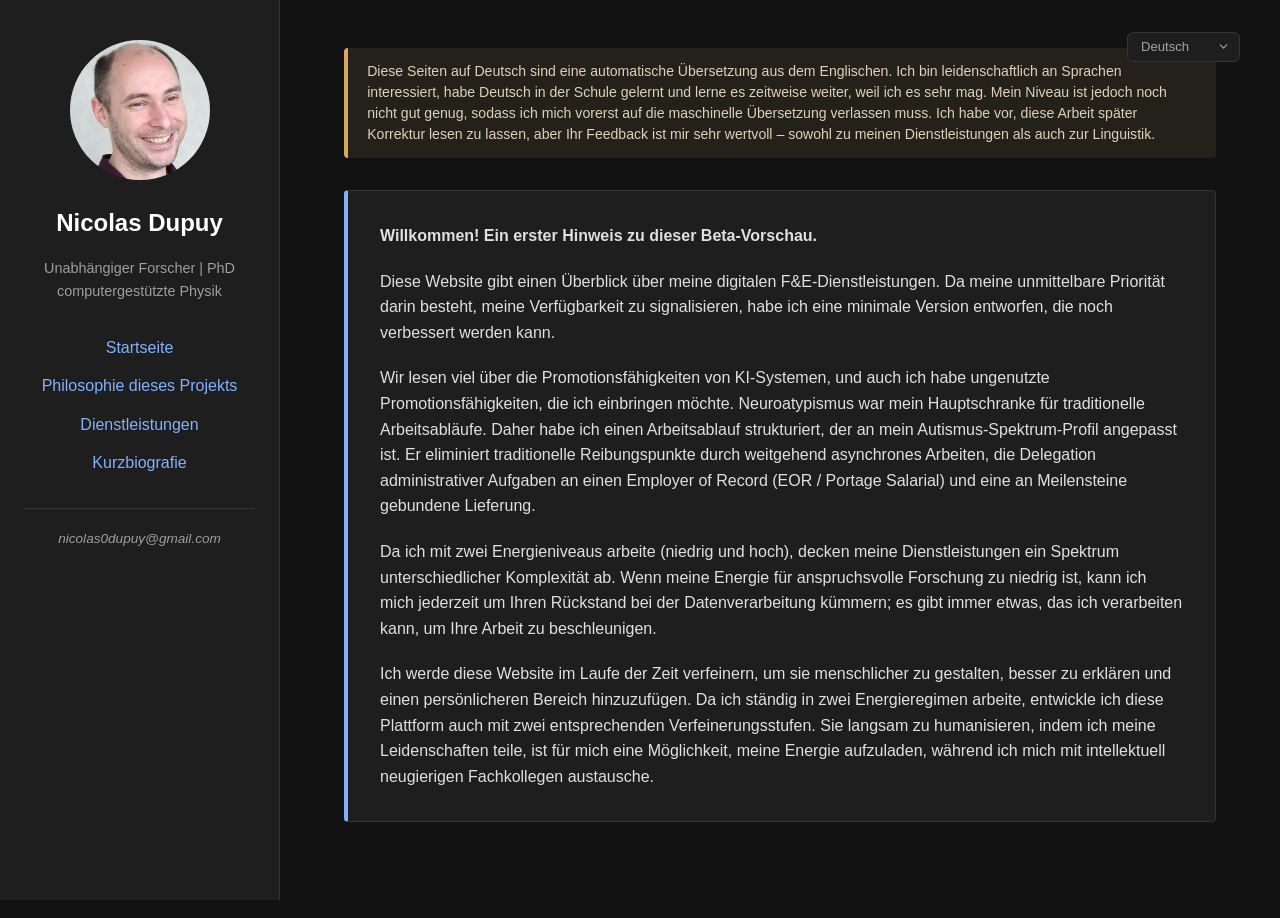
<file: de/index.html>
<!DOCTYPE html>
<html lang="de">
    <head>
        <meta charset="UTF-8">
        <meta name="viewport" content="width=device-width, initial-scale=1.0">
        <title>Nicolas Dupuy</title>
        <link rel="stylesheet" href="../style.css">
    </head>
    <body>

        <nav class="sidebar">
            <img src="../profile.webp" alt="Nicolas Dupuy" class="profile-pic">
            <h1 class="sidebar-name">Nicolas Dupuy</h1>
            <p class="sidebar-title">Unabhängiger Forscher | PhD computergestützte Physik</p>
            <ul class="nav-links">
                <li><a href="#home">Startseite</a></li>
                <li><a href="#section1">Philosophie dieses Projekts</a></li>
                <li><a href="#section2">Dienstleistungen</a></li>
                <li><a href="#section3">Kurzbiografie</a></li>
                <li class="nav-contact-item"><a href="mailto:nicolas0dupuy@gmail.com" class="email-link">nicolas0dupuy@gmail.com</a></li>
            </ul>
        </nav>

        <main class="content">
            <div class="lang-selector-container">
                <select class="lang-select" onchange="if(this.value) window.location.href=this.value;">
                    <option value="../index.html">English</option>
                    <option value="../fr/index.html">Français</option>
                    <option value="" selected>Deutsch</option>
                    <option value="../sv/index.html">Svenska</option>
                    <option value="../et/index.html">Eesti</option>
                    <option value="../fi/index.html">Suomi</option>
                    <option value="../ru/index.html">Русский</option>
                    <option value="../uk/index.html">Українська</option>
                    <option value="../cs/index.html">Čeština</option>
                    <option value="../hu/index.html">Magyar</option>
                </select>
            </div>
            <section id="home">
                <div class="translation-notice">
                    Diese Seiten auf Deutsch sind eine automatische Übersetzung aus dem Englischen. Ich bin leidenschaftlich an Sprachen interessiert, habe Deutsch in der Schule gelernt und lerne es zeitweise weiter, weil ich es sehr mag. Mein Niveau ist jedoch noch nicht gut genug, sodass ich mich vorerst auf die maschinelle Übersetzung verlassen muss. Ich habe vor, diese Arbeit später Korrektur lesen zu lassen, aber Ihr Feedback ist mir sehr wertvoll – sowohl zu meinen Dienstleistungen als auch zur Linguistik.
                </div>
                <div class="intro-cadre">
                    <p><strong>Willkommen! Ein erster Hinweis zu dieser Beta-Vorschau.</strong></p>
                    <p>Diese Website gibt einen Überblick über meine digitalen F&E-Dienstleistungen. Da meine unmittelbare Priorität darin besteht, meine Verfügbarkeit zu signalisieren, habe ich eine minimale Version entworfen, die noch verbessert werden kann.</p>
                    <p>Wir lesen viel über die Promotionsfähigkeiten von KI-Systemen, und auch ich habe ungenutzte Promotionsfähigkeiten, die ich einbringen möchte. Neuroatypismus war mein Hauptschranke für traditionelle Arbeitsabläufe. Daher habe ich einen Arbeitsablauf strukturiert, der an mein Autismus-Spektrum-Profil angepasst ist. Er eliminiert traditionelle Reibungspunkte durch weitgehend asynchrones Arbeiten, die Delegation administrativer Aufgaben an einen Employer of Record (EOR / Portage Salarial) und eine an Meilensteine gebundene Lieferung.</p>
                    <p>Da ich mit zwei Energieniveaus arbeite (niedrig und hoch), decken meine Dienstleistungen ein Spektrum unterschiedlicher Komplexität ab. Wenn meine Energie für anspruchsvolle Forschung zu niedrig ist, kann ich mich jederzeit um Ihren Rückstand bei der Datenverarbeitung kümmern; es gibt immer etwas, das ich verarbeiten kann, um Ihre Arbeit zu beschleunigen.</p>
                    <p>Ich werde diese Website im Laufe der Zeit verfeinern, um sie menschlicher zu gestalten, besser zu erklären und einen persönlicheren Bereich hinzuzufügen. Da ich ständig in zwei Energieregimen arbeite, entwickle ich diese Plattform auch mit zwei entsprechenden Verfeinerungsstufen. Sie langsam zu humanisieren, indem ich meine Leidenschaften teile, ist für mich eine Möglichkeit, meine Energie aufzuladen, während ich mich mit intellektuell neugierigen Fachkollegen austausche.</p>
                </div>
            </section>
            <section id="section1">
                <div class="translation-notice">
                    Diese Seiten auf Deutsch sind eine automatische Übersetzung aus dem Englischen. Ich bin leidenschaftlich an Sprachen interessiert, habe Deutsch in der Schule gelernt und lerne es zeitweise weiter, weil ich es sehr mag. Mein Niveau ist jedoch noch nicht gut genug, sodass ich mich vorerst auf die maschinelle Übersetzung verlassen muss. Ich habe vor, diese Arbeit später Korrektur lesen zu lassen, aber Ihr Feedback ist mir sehr wertvoll – sowohl zu meinen Dienstleistungen als auch zur Linguistik.
                </div>
                <h2>Philosophie meines Projekts</h2>

                <!-- Unified Introduction Context Block -->
                <div class="philosophy-intro-text">
                    <p><strong>Ich bin Nicolas, der unabhängige Forscher, der diesen Support-Service für Forschung und Datenwissenschaft betreibt.</strong></p>
                    <p>Ich biete ein modulares Angebot an Dienstleistungen, von der wissenschaftlichen Forschung bis zur Datenwissenschaft, und biete externe Unterstützung für Aufgaben, die Ihr Team abgeben muss.</p>
                    <p>Ich habe dieses Framework um ein ticketbasiertes System herum aufgebaut, das von der Softwareentwicklung inspiriert ist und sich an meine schwankenden Arbeitsbelastungsgrenzen als Forscher auf dem Autismus-Spektrum anpasst. Die Zahlung erfolgt nach erbrachten Leistungen über einen Employer of Record, wodurch die gesamte Zusammenarbeit als Plug-and-Play konzipiert ist.</p>
                    <p><strong>Im Detail:</strong></p>
                </div>
                <div class="tabs-container">
                    <!-- Barre de navigation à 3 onglets -->
                    <div class="tab-buttons grid-three">
                        <button class="tab-btn active" data-target="phil-what">Was ich tue...</button>
                        <button class="tab-btn" data-target="phil-why">Warum</button>
                        <button class="tab-btn" data-target="phil-autism">Autismus-Spektrum-Profil</button>
                    </div>

                    <!-- Contenu des onglets -->
                    <div class="tab-content">

                        <!-- Onglet 1 : What I do -->
                        <div id="phil-what" class="tab-panel active">

                            <h4 style="margin-top: 1.5rem; color: #ffffff;">Was ich tue in wenigen Zeilen:</h4>
                            <ul style="padding-left: 1.2rem; color: #e0e0e0;">
                                <li style="margin-bottom: 0.8rem;"><strong>Abbau von latenten Projekten & Entwicklungsrückständen:</strong> Ich übernehme die Verantwortung für Ihre aufgelaufenen Forschungs- und Data-Science-Arbeitslasten. Dies umfasst die Untersuchung von beiseite gelassenen sekundären Hypothesen oder die Erweiterung der Kapazität Ihres Teams für dringende Berechnungsarbeiten. Ich agiere als bereichsagnostischer Forscher.</li>
                                <li style="margin-bottom: 0.8rem;"><strong>Wertbasierte Meilensteine:</strong> Wir zerlegen die technische Roadmap gemeinsam in Projekttickets und weisen jedem Meilenstein einen festen Wert und geschätzte Zeitpläne zu. Von da an verwalte ich meinen Zeitplan völlig autonom. Wir halten uns durch asynchrone Updates gegenseitig auf dem Laufenden, was den formellen Meeting-Overhead eliminiert.</li>
                                <li style="margin-bottom: 0rem;"><strong>Adaptive Ausführung:</strong> Ich bearbeite Arbeitsströme, die von der grundlegenden Datenexploration bis hin zu spezialisierten numerischen Simulationen oder theoretischen Untersuchungen reichen. Mein Arbeitsablauf passt sich meiner kognitiven Verfügbarkeit an, indem ich maximale Konzentration auf komplexe mathematische Forschung richte, während ich lineare Datenverarbeitung einsetze, um einen stetigen operativen Rhythmus beizubehalten.</li>
                            </ul>
                        </div>

                        <!-- Onglet 2 : Why -->
                        <div id="phil-why" class="tab-panel">
                            <ul style="padding-left: 1.2rem; color: #e0e0e0;">
                                <li style="margin-bottom: 0.8rem;"><p><strong>Forschung als Leidenschaft:</strong> Vor Jahren glaubte ich trotz guter akademischer Leistungen nicht, dass ich Forscher werden könnte. Ich blieb an der Universität, weil ich das Lernen liebte, und bekam schließlich die Möglichkeit zu promovieren. Die Unterstützung technischer Teams ist meine Art, mit exzellenten Forschern an fesselnden Projekten zusammenzuarbeiten. So kann ich weiter lernen, während ich zu ihren Fortschritten beitrage und über meine Doktorarbeit hinausgehe.</p></li>
                                <li style="margin-bottom: 0.8rem;"><p><strong>Nutzung meiner Lerndynamik:</strong> Ich bin ein akademischer Bücherwurm. So habe ich meistens studiert: Ich arbeitete als Nachhilfelehrer und kaufte dann stapelweise Lehrbücher und Forschungsbücher. Ich habe nie aufgehört. Heute, mit digitalen Medien von historischen Institutionen wie dem Collège de France oder Stanford, ist meine Lernliste länger als der Wunschzettel eines Kindes (wie ich es nenne). Der intensive Fokus, der mit Autismus verbunden ist, ist keine Legende. Wenn ich eine Obsession entwickle, mache ich keine halben Sachen. Das gibt mir den Schwung, über längere Zeiträume hinweg qualitativ hochwertige, fokussierte Arbeit zu leisten.</p></li>
                                <li style="margin-bottom: 0.8rem;"><p><strong>Interdisziplinäre Dynamik:</strong> Im Gegensatz zu konventionellen Forschungswegen, die eine extreme Spezialisierung innerhalb eines einzigen Bereichs vorschreiben, blühe ich beim Erkunden mehrerer Felder auf. Während dies in einer dauerhaften akademischen Position eine Einschränkung wäre, macht mein unabhängiges Framework dieses Bedürfnis nach Abwechslung zu einem Vorteil. Es ermöglicht mir, meine mathematischen Fähigkeiten bereichsübergreifend in verschiedenen Sektoren anzuwenden und analytische Werkzeuge zwischen Finanzen, Medizin, theoretischer Physik und angewandten Datenpipelines zu transferieren.</p></li>
                            </ul>
                        </div>

                        <!-- Onglet 3 : Autism Notes -->
                        <div id="phil-autism" class="tab-panel">
                            <p><em>„Autismus-Spektrum-Störungen (ASS) sind eine vielfältige Gruppe von Erkrankungen. Sie sind durch einen gewissen Grad an Schwierigkeiten bei der sozialen Interaktion und Kommunikation gekennzeichnet. Weitere Merkmale sind atypische Aktivitäts- und Verhaltensmuster, wie z. B. Schwierigkeiten beim Übergang von einer Aktivität zur anderen, eine Konzentration auf Details und ungewöhnliche Reaktionen auf Empfindungen“,</em> so die WHO, die eine Prävalenz von etwa 1 zu 127 in der Weltbevölkerung schätzt.</p>
                            <p>Wie sieht es in der Wissenschaft aus? Zwar gibt es keine direkten weltweiten Zensusstatistiken zur Prävalenz in der Wissenschaft, aber Simon Baron-Cohen veröffentlichte 2001 einen Artikel, der den durchschnittlichen Autismus-Spektrum-Quotienten in verschiedenen Populationen maß. Auf einer Skala von 0 bis 50, auf der die Allgemeinbevölkerung durchschnittlich 16,4 (± 6,4) und die klinisch diagnostizierte autistische Bevölkerung durchschnittlich 35,8 (± 6,5) erreicht, schnitten Mathematikstudenten mit 21,5 (± 6,5) ab, was etwas niedriger war als die Ergebnisse von 16 britischen Olympiasiegern (24,5 ± 5,7).</p>
                            <p>Wenn man Autismus am Arbeitsplatz betrachtet, zeigen Daten von spezialisierten Organisationen wie der National Autistic Society und dem britischen Office for National Statistics (ONS), dass Autismus die niedrigste Beschäftigungsquote unter allen Behindertenkategorien aufweist, da nur etwa 21,7 % der autistischen Erwachsenen in einer sinnvollen Beschäftigung stehen (Daten von 2020), knapp unter Erwachsenen mit schweren Lernbehinderungen.</p>
                            <p>Dennoch deckt das Autismus-Spektrum ein breites Spektrum an Situationen und intellektuellen Niveaus ab. Dr. Neil Kenny sammelte wertvolle Zeugnisse von Akademikern im irischen Hochschulwesen (<em>„Tell me what my job is“: A Qualitative Exploration of the Experiences of Autistic Academic Staff working in Higher Education in Ireland</em>), und ich kann mein eigenes hinzufügen. Wenn Sie es lesen, sind hier einige der behandelten Themen:</p>

                            <ol style="padding-left: 1.2rem; color: #e0e0e0; margin-top: 1rem;">
                                <li style="margin-bottom: 0.8rem;"><strong>Eine Diagnose zu erhalten, nimmt eine große Last von den Schultern:</strong> In der Tat fühlte es sich für mich an, als wäre ich ein Kaninchen, das zufällig in einer Katzenfamilie gelandet ist, dem man endlich sagt, dass – auch wenn ich sie liebe – kleine Anpassungen wie das Verzichten auf die Jagd nach Vögeln oder das nächtliche Herumstreunen mein Leben viel besser machen würden.</li>
                                <li style="margin-bottom: 0.8rem;"><strong>Die Zeitwahrnehmung unterscheidet sich drastisch</strong> zwischen neurodivergenten und neurotypischen Menschen und sogar zwischen zwei autistischen Personen. In der Studie beschreibt ein Teilnehmer, dass er sich stundenlang auf eine einzige Aufgabe konzentrieren kann, ohne zu merken, wie die Zeit vergeht, während ein anderer häufiger Pausen benötigt als seine Kollegen. Ich befinde mich genau in der Mitte: Ich liebte Schachturniere, als ich 17 Jahre alt war, mit ganztägigen Partien ab 9 Uhr morgens, die bis zu 8 Stunden dauern konnten. Ich versuchte mich an einer der schwersten Aufnahmeprüfungen für die École Normale Supérieure (ENS); da ich nicht den traditionellen Weg einschlug, hatte ich schreckliche Ergebnisse, aber ich genoss die Herausforderung sehr. Doch selbst bei einer Aufgabe, in der ich mich auszeichne: Wenn mein Geist von toxischen Gedanken umwölkt ist, ist meine Wahrnehmung der Zeit völlig umgekehrt.</li>
                                <li style="margin-bottom: 0.8rem;"><strong>Routines und Organisation:</strong> Wir alle haben unsere eigenen Routinen, und Organisation kann unordentlich sein. Für mich ist Multitasking, als würde ich versuchen, mit mehreren Keulen gleichzeitig zu jonglieren, und bereits zwei Fristen – selbst sehr weit entfernte – können mich völlig blockieren.</li>
                                <li style="margin-bottom: 0.8rem;"><strong>Maskierung (Masking):</strong> Zurück zu der Kaninchen-Rolle inmitten der Katzenfamilie, die Sie adoptiert hat. Sie lieben sie, möchten Zeit mit ihnen verbringen und Dinge mit ihnen tun, aber sie haben Instinkte, die Sie nicht haben. Sie versuchen also, dasselbe über einen unbewussten Kopier-Mechanismus zu tun, aber Ihr Geist schreit vor Schmerz. Das ist oft die Hauptursache für Erschöpfung, die zum Burnout führt.</li>
                                <li style="margin-bottom: 0.8rem;"><strong>Sensorische Überlastung:</strong> Ich füge sie als eine kritische Ursache für Erschöpfung und Burnout hinzu. Bei Müdigkeit in überfüllten öffentlichen Räumen zwingen uns wiederholte Durchsagen beim Warten auf einen Zug, Fehlzündungen von Motoren oder das Piepen von Scannern an der Supermarktkasse dazu, ständig zu arbeiten, als würden wir aktiv Daten verarbeiten.</li>
                                <li style="margin-bottom: 0rem;"><strong>Mehr im Gegenzug für unsere Mühen:</strong> Sicherlich macht es das Leben kompliziert, Autist zu sein, aber ich möchte nicht anders sein. Die Teilnehmer der Studie loben ihren Hyperfokus und ihren Drang, tiefer in ihre Leidenschaften einzudringen. Auch ich möchte niemals die Freude verlieren, logische Dinge mit einer solchen Intensität zu lernen.</li>
                            </ol>
                        </div>

                    </div>
                </div>
            </section>
            <section id="section2">
                <div class="translation-notice">
                    Diese Seiten auf Deutsch sind eine automatische Übersetzung aus dem Englischen. Ich bin leidenschaftlich an Sprachen interessiert, habe Deutsch in der Schule gelernt und lerne es zeitweise weiter, weil ich es sehr mag. Mein Niveau ist jedoch noch nicht gut genug, sodass ich mich vorerst auf die maschinelle Übersetzung verlassen muss. Ich habe vor, diese Arbeit später Korrektur lesen zu lassen, aber Ihr Feedback ist mir sehr wertvoll – sowohl zu meinen Dienstleistungen als auch zur Linguistik.
                </div>
                <!-- Services Section Header & Introduction (Ultra-Clean & Pure HTML) -->
                <div class="services-container">
                    <div class="services-header">
                        <h2>Dienstleistungen</h2>
                        <span class="status-badge">
                            🌱 <strong>Startphase:</strong> Ihr Feedback ist wichtig, um Ihre Bedürfnisse besser zu erfüllen
                        </span>
                    </div>

                    <div class="services-intro-text">
                        <p>
                            Hier finden Sie meine Liste von Dienstleistungen, die ich im Laufe der Zeit erweitern kann, wenn ich beginne, mich mit neuen Themen zu beschäftigen. Diese sind in erster Linie darauf ausgelegt, Ihnen Fähigkeiten zur Verfügung zu stellen, die ich durch kontinuierliches Lernen über die Jahre hinweg in verschiedenen akademischen Pfaden entwickelt habe.
                        </p>
                        <p class="framework-note">
                            Um eine berechenbare, hochprofessionelle und stressfreie Zusammenarbeit für uns beide zu gewährleisten, wende ich auf die meisten dieser Module ein konsistentes Framework an:
                        </p>
                    </div>

                    <div class="services-grid">
                        <div class="feature-card">
                            <h3>💼 Administrative Erleichterung</h3>
                            <p>Native Nutzung eines Employer of Record (EOR) oder eines französischen Portage Salarial zur Abwicklung aller Verträge, Rechnungen und Compliance.</p>
                        </div>
                        <div class="feature-card">
                            <h3>✅ Risikofreie Meilensteine</h3>
                            <p>Die Zahlung erfolgt streng nach der Meilenstein-Validierung, inspiriert von der Ticket- und Backlog-Arbeitsweise in modernen IT-Unternehmen.</p>
                        </div>
                        <div class="feature-card">
                            <h3>📥 Backlog-Entlastung</h3>
                            <p>Speziell darauf ausgelegt, Ihre Datenverarbeitungs-Rückstände und sekundären Hypothesen aufzunehmen und Aufgaben zu entlasten, für die Ihrem Kernteam die Zeit fehlt.</p>
                        </div>
                        <div class="feature-card">
                            <h3>🧩 Maßgeschneidertes kognitives Tempo</h3>
                            <p>Breites Spektrum an Komplexität, von Junior-Aufgaben bis hin zu tiefgehender Forschung. Dies ermöglicht es mir als Forscher auf dem Autismus-Spektrum, meine Zeit und meine kognitive Belastung je nach meiner aktuellen Konzentrationsfähigkeit zu steuern.</p>
                        </div>
                    </div>

                    <div class="services-footer">
                        <p>Haben Sie eine maßgeschneiderte Anforderung außerhalb dieses Standardkatalogs?</p>
                        <a href="mailto:nicolas0dupuy@gmail.com" class="contact-button">✉️ Kontakt: nicolas0dupuy@gmail.com</a>
                    </div>
                </div>

                <div id="hashtag-menu" class="hashtag-menu-container"></div>

                <!-- ==================== SERVICE 1 ==================== -->
                <div class="service-card" data-tags="ComputationalPhysics,AppliedMathematics">
                    <h3 class="service-title">Wissenschaftliches Rechnen & Numerische Simulation</h3>

                    <input type="checkbox" id="toggle-service-1" class="card-toggle-input">
                    <div class="card-fold-content">
                        <div class="service-description">
                            <p>Technische und theoretische Unterstützung für Exploration, Code-Implementierung, Simulationen physikalischer Systeme und mathematische Modellierung. Die Lieferung erfolgt hauptsächlich per Fernarbeit, optionale Beiträge vor Ort sind möglich.</p>
                            <p>Projekte sind in unabhängige Meilensteine mit klaren Definitionen und Endpunkten gegliedert, um sicherzustellen, dass jedes Projektergebnis von jedem Teammitglied leicht nachverfolgt und integriert werden kann.</p>
                            <p>Ein Meilenstein kann eine theoretische Untersuchung oder eine Algorithmenimplementierung sein und bildet die Grundlage für die Abrechnung nach Abschluss, was Ihr Budget schützt. Der Preis wird für jeden Meilenstein vereinbart und ändert sich nicht, wenn ich zusätzliche Zeit benötige. Dies bietet Ihnen Stabilität und Vorhersehbarkeit, während es mir den Druck nimmt und die Möglichkeit für qualitativ hochwertige Lernzeiten gibt.</p>
                            <p>Diese Struktur ist darauf ausgelegt, Teams oder Forscher dabei zu unterstützen, anstehende Nebenprojekte abzuarbeiten und alternative Hypothesen zu bewerten, während sich Ihre Hauptteams auf ihre Kernprojekte konzentrieren.</p>
                            <p>Langfristige Partnerships können angestrebt werden, um die Vorteile meiner Lernkurve zu sichern, da ich numerische Methoden auf Einstiegs-Forschungsniveau aktiv erlerne.</p>
                        </div>
                        <div class="service-commentary">
                            <h4>Persönliche Anmerkung</h4>
                            <p>Ich habe das wissenschaftliche Rechnen während meines Master-Praktikums vor meiner Promotion entdeckt. In dieser Zeit habe ich verschiedene Methoden der Quantenchemie angewendet (die ich im Service Quantenchemie & Materialmodellierung anbiete), und der Mathematiker in mir wollte bereits deren Grundlagen verstehen. Ich biete diesen Service an, da mein kontinuierliches Lernen in diesem Bereich in Verbindung mit meiner Erfahrung sowohl in der Industrie als auch in der Wissenschaft vielfältige Anwendung finden kann, wo es oft an praktischer Unterstützung fehlt. Als Referenz konsultiere ich in meiner Praxis unter anderem: Quarteroni et al.s *Numerical Mathematics*, Grégoire Allaires *Analyse numérique et optimisation* (Éditions de l'École Polytechnique), Mallats Bücher und Vorlesungen über Wavelets sowie Pohjolainens *Mathematical Modeling*.</p>
                        </div>
                        <div class="card-fold-fade"></div>
                    </div>
                    <label for="toggle-service-1" class="card-toggle-label"></label>

                    <div class="service-tags">
                    <span class="tag" onclick="filterByTag('ComputationalPhysics')">#ComputationalPhysics</span>
                    <span class="tag" onclick="filterByTag('AppliedMathematics')">#AppliedMathematics</span>
                
                    </div>
                </div>

                <!-- ==================== SERVICE 2 ==================== -->
                <div class="service-card" data-tags="ComputationalPhysics">
                    <h3 class="service-title">Quantenchemie & Materialmodellierung</h3>

                    <input type="checkbox" id="toggle-service-2" class="card-toggle-input">
                    <div class="card-fold-content">
                        <div class="service-description">
                            <p>Molekülmodellierung, Berechnungen der elektronischen oder geometrischen Struktur und Quantensimulationen für Grund- und Anregungszustände, einschließlich DFT- und Quanten-Monte-Carlo-Workflows. Die Lieferung erfolgt hauptsächlich per Fernarbeit, optionale Beiträge vor Ort sind möglich.</p>
                            <p>Projekte sind in unabhängige Meilensteine mit klaren Definitionen und Endpunkten gegliedert, um sicherzustellen, dass jedes Projektergebnis von jedem Teammitglied leicht nachverfolgt und integriert werden kann.</p>
                            <p>Meilensteine können einfach eine DFT-Optimierung der elektronischen Struktur (in einer Charge zu untersuchender Moleküle) oder die theoretische Untersuchung alternativer Methoden sein und bilden die Grundlage für die Abrechnung nach Abschluss, was Ihr Budget schützt. Der Preis wird für jeden Meilenstein vereinbart und ändert sich nicht, wenn ich zusätzliche Zeit benötige. Dies bietet Ihnen Stabilität und Vorhersehbarkeit, während es mir den Druck nimmt und die Möglichkeit für qualitativ hochwertige Lernzeiten gibt.</p>
                            <p>Diese Struktur ist darauf ausgelegt, Teams oder Forscher dabei zu unterstützen, anstehende Nebenprojekte abzuarbeiten und alternative Hypothesen zu bewerten, während sich Ihre Hauptteams auf ihre Kernprojekte konzentrieren.</p>
                            <p>Langfristige Partnerschaften können angestrebt werden, um die Vorteile meiner Lernkurve zu sichern, da ich meine bestehenden Rechen-Workflows aktiv an Ihre spezifischen Forschungsprobleme anpasse.</p>
                        </div>
                        <div class="service-commentary">
                            <h4>Persönliche Anmerkung</h4>
                            <p>Ich habe meine Promotion (2012–2016) in computergestützter Physik abgeschlossen und mich auf die Quanten-Monte-Carlo-Optimierung von graphenähnlichen Molekülen, elektronischen Strukturen im Grundzustand, Singulett-/Triplett-Anregungszuständen und die Geometrie stark korrelierter Systeme konzentriert. Obwohl ich noch keine Molekulardynamik-Pipelines implementiert oder maschinelles Lernen in traditionelle Physik-Workflows integriert habe, bin ich bestrebt, diese Methoden für Ihre Projekte zu erlernen, zu implementieren und anzupassen. Neben meiner Leidenschaft für Physik habe ich auch ein frühes Interesse am Quantencomputing entwickelt. Ich habe die professionellen Zertifikatsprogramme 'Quantum Computing Fundamentals' und 'Quantum Computing Realities' von MITxPRO abgeschlossen und möchte gerne zur Entwicklung dieses Feldes beitragen.</p>
                        </div>
                        <div class="card-fold-fade"></div>
                    </div>
                    <label for="toggle-service-2" class="card-toggle-label"></label>

                    <div class="service-tags">
                    <span class="tag" onclick="filterByTag('ComputationalPhysics')">#ComputationalPhysics</span>
                
                    </div>
                </div>

                <!-- ==================== SERVICE 3 ==================== -->
                <div class="service-card" data-tags="QuantitativeFinance,AppliedMathematics">
                    <h3 class="service-title">Numerische Methoden in der quantitativen Finanzwirtschaft</h3>

                    <input type="checkbox" id="toggle-service-3" class="card-toggle-input">
                    <div class="card-fold-content">
                        <div class="service-description">
                            <p>Implementierung und Validierung numerischer Modelle, stochastischen Simulationen und mathematischer Frameworks für die quantitative Finanzwirtschaft. Die Lieferung erfolgt hauptsächlich per Fernarbeit, optionale Beiträge vor Ort sind möglich.</p>
                            <p>Projekte sind in unabhängige Meilensteine mit klaren Definitionen und Endpunkten gegliedert, um sicherzustellen, dass jedes Projektergebnis von jedem Teammitglied leicht nachverfolgt und integriert werden kann.</p>
                            <p>Ein Meilenstein kann eine Value-at-Risk (VaR)-Schätzung, eine Charge zu präparierender, zu entwickelnder oder zu analysierender Daten oder ein zu untersuchendes theoretisches Modell sein und bildet die Grundlage für die Abrechnung nach Abschluss, was Ihr Budget schützt. Der Preis wird für jeden Meilenstein vereinbart und ändert sich nicht, wenn ich zusätzliche Zeit benötige. Dies bietet Ihnen Stabilität und Vorhersehbarkeit, während es mir den Druck nimmt und die Möglichkeit für qualitativ hochwertige Lernzeiten gibt.</p>
                            <p>Diese Struktur ist darauf ausgelegt, Teams oder Forscher dabei zu unterstützen, anstehende Nebenprojekte abzuarbeiten und alternative Hypothesen zu bewerten, während sich Ihre Hauptteams auf ihre Kernprojekte konzentrieren.</p>
                            <p>Langfristige Partnerschaften können angestrebt werden, um die Vorteile meiner Lernkurve zu sichern, da ich mich aktiv auf quantitative Finanzmethoden spezialisiere und dabei auf meinem quantitativen Forschungshintergrund aufbaue.</p>
                        </div>
                        <div class="service-commentary">
                            <h4>Persönliche Anmerkung</h4>
                            <p>Ich habe im letzten Jahr aktiv damit begonnen, mich auf Methoden der quantitativen Finanzwirtschaft zu spezialisieren, aufbauend auf meiner siebenjährigen Lehrtätigkeit im Bereich Data Science an der Paris School of Business in engem Kontakt mit Finanzexperten. Mein nächster persönlicher Meilenstein ist die Zusammenarbeit mit aktiven Forschern und Praktikern, um durch praktisches Tun zu lernen. Eine Partnerschaft ermöglicht es Ihnen, einen langfristigen Mitarbeiter auszubilden, der Ihre Umgebung genau versteht. Angesichts des Mangels an soliden quantitativen Talenten auf dem heutigen Markt können Sie durch diese Partnerschaft die schwierige Suche nach seltenen Absolventenprofilen umgehen und sich einen Forscher auf Promotionsniveau mit nachgewiesener analytischer Reife sichern. Ich übernehme gerne Einstiegsaufgaben, während ich die Grundlagen lerne, und als erfahrener Dozent kann ich auch dazu beitragen, Ihre Praktikanten mit meinem frisch erworbenen Wissen auszubilden. Da ich mich an der Schnittstelle zwischen Forschern und Praktikern positioniere, zögern Sie nicht, mich zu kontaktieren, wenn Sie ein Bindeglied benötigen. Ich konzentriere meine europäischen Beiträge auf Frankreich, mein Heimatland, sowie die nordischen und baltischen Länder, die meine Lieblingsregionen sind.</p>
                        </div>
                        <div class="card-fold-fade"></div>
                    </div>
                    <label for="toggle-service-3" class="card-toggle-label"></label>

                    <div class="service-tags">
                    <span class="tag" onclick="filterByTag('QuantitativeFinance')">#QuantitativeFinance</span>
                    <span class="tag" onclick="filterByTag('AppliedMathematics')">#AppliedMathematics</span>
                
                    </div>
                </div>

                <!-- ==================== SERVICE 4 ==================== -->
                <div class="service-card" data-tags="AppliedMathematics">
                    <h3 class="service-title">Konvexe Optimierung & Mathematische Programmierung</h3>

                    <input type="checkbox" id="toggle-service-4" class="card-toggle-input">
                    <div class="card-fold-content">
                        <div class="service-description">
                            <p>Formulierung und Lösung von Optimierungsproblemen (wie LP, QP, SOCP, SDP) unter physikalischen oder betrieblichen Einschränkungen. Die Lieferung erfolgt hauptsächlich per Fernarbeit, optionale Beiträge vor Ort sind möglich.</p>
                            <p>Projekte sind in unabhängige Meilensteine mit klaren Definitionen und Endpunkten gegliedert, um sicherzustellen, dass jedes Projektergebnis von jedem Teammitglied leicht nachverfolgt und integriert werden kann.</p>
                            <p>Ein Meilenstein kann die Übersetzung physikalischer oder betrieblicher Einschränkungen in ein konvexes Programmiermodell oder eine Benchmarking-Suite sein, die verschiedene Solver auf einem Datensatz vergleicht, und bildet die Grundlage für die Abrechnung nach Abschluss, was Ihr Budget schützt. Der Preis wird für jeden Meilenstein vereinbart und ändert sich nicht, wenn ich zusätzliche Zeit benötige. Dies bietet Ihnen Stabilität und Vorhersehbarkeit, während es mir den Druck nimmt und die Möglichkeit für qualitativ hochwertige Lernzeiten gibt.</p>
                            <p>Diese Struktur ist darauf ausgelegt, Teams oder Forscher dabei zu unterstützen, anstehende Nebenprojekte abzuarbeiten und alternative Hypothesen zu bewerten, während sich Ihre Hauptteams auf ihre Kernprojekte konzentrieren.</p>
                            <p>Langfristige Partnerschaften können angestrebt werden, um die Vorteile meiner Lernkurve zu sichern, da ich meine praktische Beherrschung durch Stephen Boyds Frameworks kontinuierlich verfeinere.</p>
                        </div>
                        <div class="service-commentary">
                            <h4>Persönliche Anmerkung</h4>
                            <p>Ich habe erst vor Kurzem mit dem Studium der konvexen Optimierung als Erweiterung meines Interesses an numerischen Methoden begonnen. Ich nutze die öffentlich zugänglichen Vorlesungen und das Lehrbuch von Stephen Boyd als Ausgangspunkt, zusammen mit den algorithmischen Vorlesungsnotizen von Yang Zheng und dem klassischen Werk von Ben-Tal und Nemirovski, *Lectures on Modern Convex Optimization*. Eine frühzeitige Partnerschaft sichert Ihnen einen zunehmend spezialisierten Optimierungsexperten zur Modellierung Ihrer betrieblichen und physikalischen Engpässe. Wenn Sie Fachwissen benötigen, das ich noch nicht besitze, zögern Sie nicht, mich zu informieren, um Ziele für den Erwerb von Fähigkeiten festzulegen, damit ich Sie bei der Erledigung von Aufgaben unterstützen kann, bei denen es Ihnen an qualifizierten Arbeitskräften fehlt.</p>
                        </div>
                        <div class="card-fold-fade"></div>
                    </div>
                    <label for="toggle-service-4" class="card-toggle-label"></label>

                    <div class="service-tags">
                    <span class="tag" onclick="filterByTag('AppliedMathematics')">#AppliedMathematics</span>
                
                    </div>
                </div>

                <!-- ==================== SERVICE 5 ==================== -->
                <div class="service-card" data-tags="ComputerVision,MachineLearning">
                    <h3 class="service-title">Forschung im Bereich Computer Vision</h3>

                    <input type="checkbox" id="toggle-service-5" class="card-toggle-input">
                    <div class="card-fold-content">
                        <div class="service-description">
                            <p>Technische und theoretische Unterstützung für die Entwicklung von Computer-Vision-Algorithmen, mathematischen Grundlagen und numerischen Implementierungen, die klassische geometrische Ansätze, Architekturen des maschinellen Lernens und generative Modelle umfassen. Die Lieferung erfolgt hauptsächlich per Fernarbeit, optionale Beiträge vor Ort sind möglich.</p>
                            <p>Projekte sind in unabhängige Meilensteine mit klaren Definitionen und Endpunkten gegliedert, um sicherzustellen, dass jedes Projektergebnis von jedem Teammitglied leicht nachverfolgt und integriert werden kann.</p>
                            <p>Meilensteine können von einer einfachen Bildverarbeitungsaufgabe oder der algorithmischen Implementierung einer Forschungsarbeit bis hin zu einer mathematischen Prüfung eines theoretischen Rahmens reichen und bilden die Grundlage für die Abrechnung nach Abschluss, was Ihr Budget schützt. Der Preis wird für jeden Meilenstein vereinbart und ändert sich nicht, wenn ich zusätzliche Zeit benötige. Dies bietet Ihnen Stabilität und Vorhersehbarkeit, während es mir den Druck nimmt und die Möglichkeit für qualitativ hochwertige Lernzeiten gibt.</p>
                            <p>Diese Struktur ist darauf ausgelegt, Teams oder Forscher dabei zu unterstützen, anstehende Nebenprojekte abzuarbeiten und alternative Hypothesen zu bewerten, während sich Ihre Hauptteams auf ihre Kernprojekte konzentrieren.</p>
                            <p>Langfristige Partnerschaften können angestrebt werden, um die Vorteile meiner Lernkurve zu sichern, da ich meine mathematischen Fähigkeiten schnell an Ihre spezifischen Vision-Probleme anpasse.</p>
                        </div>
                        <div class="service-commentary">
                            <h4>Persönliche Anmerkung</h4>
                            <p>Ich habe Computer Vision nach dem Deep-Learning-Boom entdeckt, und die zugrunde liegende Mathematik hat mich schnell fasziniert. Ich habe das erste Jahr des Masterstudiengangs Computer Vision der HSE-Universität online verfolgt (unterbrochen durch den Ausbruch des Krieges in der Ukraine) und 2021 den Kurs für generative Modelle CS236 in Stanford absolviert. Ich begeistere mich gleichermaßen für klassische Methoden, die auf grundlegender Mathematik aufbauen, wie für Methoden, die aus dem maschinellen Lernen abgeleitet sind. Als Referenz konsultiere ich unter anderem die Lehrbücher *Computer Vision: Algorithms and Applications* von Szeliski und *Digital Image Processing* von Gonzalez & Woods. Darüber hinaus umfasst mein akademischer Hintergrund verschiedene Bereiche der Differentialgeometrie – einschließlich riemannscher, symplektischer Geometrie und Lie-Gruppen –, was eine solide geometrische Perspektive bei der Arbeit mit hochdimensionalen visuellen Daten oder invarianten Architekturen bietet.</p>
                        </div>
                        <div class="card-fold-fade"></div>
                    </div>
                    <label for="toggle-service-5" class="card-toggle-label"></label>

                    <div class="service-tags">
                    <span class="tag" onclick="filterByTag('ComputerVision')">#ComputerVision</span>
                    <span class="tag" onclick="filterByTag('MachineLearning')">#MachineLearning</span>
                
                    </div>
                </div>

                <!-- ==================== SERVICE 6 ==================== -->
                <div class="service-card" data-tags="ComputerVision,DataEngineering">
                    <h3 class="service-title">Anwendungen im Bereich Computer Vision</h3>

                    <input type="checkbox" id="toggle-service-6" class="card-toggle-input">
                    <div class="card-fold-content">
                        <div class="service-description">
                            <p>Praktische Implementierung von Computer-Vision-Workflows für die industrielle Automatisierung, Qualitätskontrolle und Datenvorverarbeitung unter Verwendung klassischer Bildverarbeitungs- und maschineller Lernmodelle. Die Lieferung erfolgt hauptsächlich per Fernarbeit, optionale Beiträge vor Ort sind möglich.</p>
                            <p>Projekte sind in unabhängige Meilensteine mit klaren Definitionen und Endpunkten gegliedert, um sicherzustellen, dass jedes Projektergebnis von jedem Teammitglied leicht nachverfolgt und integriert werden kann.</p>
                            <p>Meilensteine können vom Aufbau einer OpenCV-Vorverarbeitungspipeline zur Bildfilterung und -ausrichtung über das Schreiben eines benutzerdefinierten Feature-Matching-Skripts bis hin zum Deployment eines leichten vortrainierten Modells reichen und bilden die Grundlage für die Abrechnung nach Abschluss, was Ihr Budget schützt. Der Preis wird für jeden Meilenstein vereinbart und ändert sich nicht, wenn ich zusätzliche Zeit benötige. Dies bietet Ihnen Stabilität und Vorhersehbarkeit, während es mir den Druck nimmt und die Möglichkeit für qualitativ hochwertige Lernzeiten gibt.</p>
                            <p>Diese Struktur ist darauf ausgelegt, Teams oder Forscher dabei zu unterstützen, anstehende Nebenprojekte abzuarbeiten und alternative Hypothesen zu bewerten, während sich Ihre Hauptteams auf ihre Kernprojekte konzentrieren.</p>
                            <p>Langfristige Partnerschaften können angestrebt werden, um die Vorteile meiner Lernkurve zu sichern, da ich mein praktisches Instrumentarium aktiv um Softwarebibliotheken in Industriequalität erweitere.</p>
                        </div>
                        <div class="service-commentary">
                            <h4>Persönliche Anmerkung</h4>
                            <p>Obwohl ich in erster Linie Theoretiker bin, habe ich in den letzten fünf Jahren aktiv daran gearbeitet, ein Praktiker im Bereich Computer Vision zu werden. Ich begann mit dem Absolvieren erster Computer-Vision-Kurse auf Plattformen wie Coursera, Udacity und LearnOpenCV, bevor ich meine Ausbildung durch die Einschreibung in das Online-Masterprogramm der HSE-Universität beschleunigte – ein Vorhaben, das leider durch den Ausbruch der Invasion der Ukraine unterbrochen wurde. Ich biete diese Dienste an, um meinen theoretischen Hintergrund durch praktische Erfahrung zu ergänzen, und verstehe meinen Beitrag als Unterstützungsdienst zur Abarbeitung von Rückständen, bei dem Ihr finanzielles Risiko durch meilensteinbasierte Zahlungen vollständig eliminiert wird.</p>
                        </div>
                        <div class="card-fold-fade"></div>
                    </div>
                    <label for="toggle-service-6" class="card-toggle-label"></label>

                    <div class="service-tags">
                    <span class="tag" onclick="filterByTag('ComputerVision')">#ComputerVision</span>
                    <span class="tag" onclick="filterByTag('DataEngineering')">#DataEngineering</span>
                
                    </div>
                </div>

                <!-- ==================== SERVICE 7 ==================== -->
                <div class="service-card" data-tags="DataEngineering,DataScience">
                    <h3 class="service-title">Daten-Engineering & Berichterstattung</h3>

                    <input type="checkbox" id="toggle-service-7" class="card-toggle-input">
                    <div class="card-fold-content">
                        <div class="service-description">
                            <p>Entwicklung von Datenverarbeitungs-Pipelines, Business-Intelligence-Dashboards und Datakwalitätsaudits. Die Lieferung erfolgt hauptsächlich per Fernarbeit, optionale Beiträge vor Ort sind möglich.</p>
                            <p>Projekte sind in unabhängige Meilensteine mit klaren Definitionen und Endpunkten gegliedert, um sicherzustellen, dass jedes Projektergebnis von jedem Teammitglied leicht nachverfolgt und integriert werden kann.</p>
                            <p>Meilensteine können vom Schreiben eines benutzerdefinierten Python-Skripts zum Bereinigen und Zusammenführen verschiedener Datensätze über das Schreiben von SQL-Abfragen in Google BigQuery bis hin zum Erstellen eines automatisierten Dashboards reichen und bilden die Grundlage für die Abrechnung nach Abschluss, was Ihr Budget schützt. Der Preis wird für jeden Meilenstein vereinbart und ändert sich nicht, wenn ich zusätzliche Zeit benötige. Dies bietet Ihnen Stabilität und Vorhersehbarkeit, während es mir den Druck nimmt und die Möglichkeit für qualitativ hochwertige Lernzeiten gibt.</p>
                            <p>Diese Struktur ist darauf ausgelegt, Daten- oder IT-Teams bei der Abarbeitung anstehenden Datenrückstände und der Erstellung operativer Dashboards zu unterstützen, während sich Ihre Kernteams auf ihre täglichen Hauptarbeitsabläufe konzentrieren, aber auch, um nicht spezialisierten Teams beim Aufbau ihrer ersten Infrastruktur zu helfen.</p>
                            <p>Langfristige Partnerschaften können angestrebt werden, um die Vorteile meiner Lernkurve zu sichern, da ich bestrebt bin, zu Ihren Projekten beizutragen, bis wir spürbare und quantifizierbare Ergebnisse erzielen.</p>
                        </div>
                        <div class="service-commentary">
                            <h4>Persönliche Anmerkung</h4>
                            <p>Ich unterrichte seit 2019 Data Science und Datenbankgrundlagen an der Paris School of Business, während ich meine Fähigkeiten auf Plattformen wie DataCamp und Coursera seit deren Anfängen kontinuierlich schärfe. Schließlich begann ich, an anderen renommierten Institutionen zu lehren, um Daten in hochspezialisierten Kontexten wie Cybersicherheit und Finanzen zu unterrichten. Ich biete diesen Service an, um anstehende Rückstandsaufgaben von Ihrem Team zu übernehmen – wie Datenaufbereitung oder grundlegende Pipelines –, da er mir wichtige praktische Erfahrung liefert, die direkt in meine persönliche F&E einfließt.</p>
                        </div>
                        <div class="card-fold-fade"></div>
                    </div>
                    <label for="toggle-service-7" class="card-toggle-label"></label>

                    <div class="service-tags">
                    <span class="tag" onclick="filterByTag('DataEngineering')">#DataEngineering</span>
                    <span class="tag" onclick="filterByTag('DataScience')">#DataScience</span>
                
                    </div>
                </div>

                <!-- ==================== SERVICE 8 ==================== -->
                <div class="service-card" data-tags="DataScience,AppliedMathematics">
                    <h3 class="service-title">Angewandte Statistik & Hypothesentests</h3>

                    <input type="checkbox" id="toggle-service-8" class="card-toggle-input">
                    <div class="card-fold-content">
                        <div class="service-description">
                            <p>Formulierung von Versuchsplanungen, Hypothesentests, statistischer Validierung und Extraktion zugrunde liegender Muster aus multivariaten oder hochdimensionalen Datensätzen. Die Lieferung erfolgt hauptsächlich per Fernarbeit, optionale Beiträge vor Ort sind möglich.</p>
                            <p>Projekte sind in unabhängige Meilensteine mit klaren Definitionen und Endpunkten gegliedert, um sicherzustellen, dass jedes Projektergebnis von jedem Teammitglied leicht nachverfolgt und integriert werden kann.</p>
                            <p>Meilensteine können vom Entwerfen des statistischen Rahmens eines bevorstehenden Experiments über die Durchführung eines Validierungsaudits der Annahmen eines bestehenden Modells bis hin zur Durchführung eines vollständigen Hypothesentests auf einem Schlüsseldatensatz reichen und bilden die Grundlage für die Abrechnung nach Abschluss, was Ihr Budget schützt. Der Preis wird für jeden Meilenstein vereinbart und ändert sich nicht, wenn ich zusätzliche Zeit benötige. Dies bietet Ihnen Stabilität und Vorhersehbarkeit, während es mir den Druck nimmt und die Möglichkeit für qualitativ hochwertige Lernzeiten gibt.</p>
                            <p>Diese Struktur ist darauf ausgelegt, Teams, die auf quantitative Probleme stoßen (wie in Finanzen, medizinischer Forschung oder Meteorologie), bei der Validierung von Hypothesen und der Abarbeitung von Analyserückständen zu unterstützen. Sie ist insbesondere auf Unternehmen und Teams zugeschnitten, die nur eine anteilige wissenschaftliche Validierung benötigen.</p>
                            <p>Langfristige Partnerschaften können angestrebt werden, um die Vorteile meiner Lernkurve zu sichern, da ich derzeit meine Grundlagen der Statistik, insbesondere durch quantitative Finanzen, erweitere.</p>
                        </div>
                        <div class="service-commentary">
                            <h4>Persönliche Anmerkung</h4>
                            <p>Meine Grundlagen in Statistik stammen aus der Physik, als ich statistische Physik lernte, und entwickelten sich insbesondere während meiner Promotion, in der die für meine Simulationen verwendeten Monte-Carlo-Methoden sorgfältige statistische Validierungen erforderten. Die Lehrtätigkeit an der Paris School of Business mit Werkstudenten veranlasste mich zu verstehen, wie man Statistiken in verschiedenen Geschäftssituationen anwendet, um die Inhalte meiner Vorlesungen zu erstellen. Ich bin besonders bestrebt, Teams dabei zu helfen, an Effizienz zu gewinnen, indem sie ihre Analysen durch eine bessere Bewertung der damit verbundenen Unsicherheit verfeinern.</p>
                        </div>
                        <div class="card-fold-fade"></div>
                    </div>
                    <label for="toggle-service-8" class="card-toggle-label"></label>

                    <div class="service-tags">
                    <span class="tag" onclick="filterByTag('DataScience')">#DataScience</span>
                    <span class="tag" onclick="filterByTag('AppliedMathematics')">#AppliedMathematics</span>
                
                    </div>
                </div>

                <!-- ==================== SERVICE 9 ==================== -->
                <div class="service-card" data-tags="MachineLearning,DataScience">
                    <h3 class="service-title">Angewandtes maschinelles Lernen & Prädiktive Modellierung</h3>

                    <input type="checkbox" id="toggle-service-9" class="card-toggle-input">
                    <div class="card-fold-content">
                        <div class="service-description">
                            <p>Training und Vergleich prädiktiver Modelle, Organisation von Datensätzen und Überführung von Workflows des maschinellen Lernens auf Cloud-Plattformen. Die Lieferung erfolgt hauptsächlich per Fernarbeit, optionale Beiträge vor Ort sind möglich.</p>
                            <p>Projekte sind in unabhängige Meilensteine mit klaren Definitionen und Endpunkten gegliedert, um sicherzustellen, dass jedes Projektergebnis von jedem Teammitglied leicht nachverfolgt und integriert werden kann.</p>
                            <p>Meilensteine können vom Benchmarking verschiedener Modellarchitekturen (wie Scikit-Learn oder XGBoost) auf Ihrem Datensatz über das Vorbereiten eines Datensatzes in BigQuery bis hin zum Verschieben eines Skripts zum Modelltraining in eine Google Cloud Platform (GCP)-Umgebung reichen und bilden die Grundlage für die Abrechnung nach Abschluss, was Ihr Budget schützt. Der Preis wird für jeden Meilenstein vereinbart und ändert sich nicht, wenn ich zusätzliche Zeit benötige. Dies bietet Ihnen Stabilität und Vorhersehbarkeit, während es mir den Druck nimmt und die Möglichkeit für qualitativ hochwertige Lernzeiten gibt.</p>
                            <p>Diese Struktur ist darauf ausgelegt, F&E- oder Datateams bei der Prototypenerstellung prädiktiver Workflows und dem Testen alternativer Modellarchitekturen zu unterstützen, während sich Ihre Kerningenieure auf die Aufrechterhaltung stabiler Produktionssysteme konzentrieren.</p>
                            <p>Langfristige Partnerschaften können angestrebt werden, um die Vorteile meiner Lernkurve zu sichern, und sie können effizient mit meinen anderen Daten- oder Spezialdiensten kombiniert werden, sodass wir besprechen können, wie ich Ihnen helfen kann, quantifizierbare Ergebnisse zu erzielen.</p>
                        </div>
                        <div class="service-commentary">
                            <h4>Persönliche Anmerkung</h4>
                            <p>Ich habe moderne Methoden des maschinellen Lernens in der Scikit-Learn-Bibliothek zusammen mit modernen Data-Science-Methoden nach meiner Promotion im Jahr 2016 entdeckt und mich darauf spezialisiert, da ich mich auf eine eventuelle Ingenieurstelle in einem Physiklabor vorbereiten wollte, aber stattdessen Vorlesungsangebote erhielt. Ich verbinde die Leidenschaft für maschinelles Lernen mit der für numerische Methoden und Datenwissenschaft. Derzeit bereite ich mich auf die Google Cloud-Zertifizierung als Machine Learning Engineer vor, um nicht spezialisierten Teams in jedem Bereich (ich denke persönlich viel an Kulturerbe, Museen und Galerien) helfen zu können, intuitive datenbasierte Tools zur Unterstützung in ihrem Fachgebiet zu erhalten.</p>
                        </div>
                        <div class="card-fold-fade"></div>
                    </div>
                    <label for="toggle-service-9" class="card-toggle-label"></label>

                    <div class="service-tags">
                    <span class="tag" onclick="filterByTag('MachineLearning')">#MachineLearning</span>
                    <span class="tag" onclick="filterByTag('DataScience')">#DataScience</span>
                
                    </div>
                </div>

                <!-- ==================== SERVICE 10 ==================== -->
                <div class="service-card" data-tags="GenerativeAI,MachineLearning">
                    <h3 class="service-title">Deep Generative Modeling & Mathematische Repräsentationen</h3>

                    <input type="checkbox" id="toggle-service-10" class="card-toggle-input">
                    <div class="card-fold-content">
                        <div class="service-description">
                            <p>Entwicklung tiefer generativer Architekturen, Forschung zu deren theoretischen Rahmenbedingungen oder Architekturentwicklung. Kann angewendet werden, um hochdimensionale Signale zu analysieren, unbekannte Wahrscheinlichkeitsverteilungen zu modellieren oder physikalische inverse Probleme zu lösen. Die Lieferung erfolgt hauptsächlich per Fernarbeit, optionale Beiträge vor Ort sind möglich.</p>
                            <p>Projekte sind in unabhängige Meilensteine mit klaren Definitionen und Endpunkten gegliedert, um sicherzustellen, dass jedes Projektergebnis von jedem Teammitglied leicht nachverfolgt und integriert werden kann.</p>
                            <p>Meilensteine können vom Aufbau und Testen einer tiefen generativen Architektur (wie Variational Autoencoders, Normalizing Flows oder Diffusionsmodellen) auf Ihren Daten über die Prüfung der Grundlagen (wie die Ableitung der KL-Divergenz oder das Untersuchen invarianter Repräsentationen), um sicherzustellen, dass das Modell gegen das gewünschte Ziel konvergiert, bis hin zur Erstellung eines generativen Modells reichen, das die Statistiken eines Datensatzes erfasst (nützlich für den Datenschutz, wenn ein Datensatz gelöscht werden muss, sodass Sie eine synthetische Version erstellen können, um Trends nach der Löschung zu analysieren), und bilden die Grundlage für die Abrechnung nach Abschluss, was Ihr Budget schützt. Der Preis wird für jeden Meilenstein vereinbart und ändert sich nicht, wenn ich zusätzliche Zeit benötige. Dies bietet Ihnen Stabilität und Vorhersehbarkeit, während es mir den Druck nimmt und die Möglichkeit für qualitativ hochwertige Lernzeiten gibt.</p>
                            <p>Diese Struktur ist darauf ausgelegt, F&E-Teams und Forscher (einschließlich medizinischer Forscher oder solcher im Bereich des Kulturerbes) bei der Validierung mathematischer Hypothesen oder der Prototypenerstellung von neuronalen Netzwerkarchitekturen zu unterstützen, ohne Personal einzustellen. Sie eignet sich auch für Fachleute in Bereichen, in denen Daten aus Datenschutzgründen regelmäßig gelöscht werden müssen (medizinische oder Verbraucherdaten).</p>
                            <p>Langfristige Partnerschaften können angestrebt werden, um die Vorteile meiner Lernkurve zu sichern, und sie können effizient mit meinen anderen Daten- oder Spezialdiensten kombiniert werden, sodass wir besprechen können, wie ich Ihnen helfen kann, quantifizierbare Ergebnisse zu erzielen.</p>
                        </div>
                        <div class="service-commentary">
                            <h4>Persönliche Anmerkung</h4>
                            <p>Ich habe generative Modelle 2021 entdeckt, als ich mich entschloss, den Online-Kurs CS236 (Deep Generative Models) von Stefano Ermon in Stanford zu belegen. Um der Wahrheit die Ehre zu geben, habe ich mein Abschlussprojekt nicht eingereicht, da meine Vorlesungen an der PSB und anderen Schulen nicht viel Zeit dafür ließen (und ich schreckte zurück, da ich die Stanford-Studenten, die ich beeindruckend finde, idealisierte), aber ich erhielt allein aufgrund der Theorie und der Codierungsaufgaben ein C. Das nahm ich mit einigem Stolz auf, wenn man bedenkt, dass das Erreichen eines C bei nur 75 % der verfügbaren Gesamtnote nicht allzu schlecht war. Für einen Jungen aus einer französischen Vorstadt war es, ein Stanford-Student zu sein, eine späte Revanche, die mein Selbstvertrauen stärkte (und auch mein Englisch-Niveau ein wenig verbesserte!). Mittlerweile habe ich begonnen, mir die Vorlesungen von Stéphane Mallat am Collège de France anzusehen und zu studieren (während ich die neuesten CS236-Vorlesungen wiederhole, die jetzt öffentlich zugänglich sind), um mein theoretisches Verständnis generativer Modelle mit Aspekten des optimalen Transports zu ergänzen.</p>
                        </div>
                        <div class="card-fold-fade"></div>
                    </div>
                    <label for="toggle-service-10" class="card-toggle-label"></label>

                    <div class="service-tags">
                    <span class="tag" onclick="filterByTag('GenerativeAI')">#GenerativeAI</span>
                    <span class="tag" onclick="filterByTag('MachineLearning')">#MachineLearning</span>
                
                    </div>
                </div>

                <!-- ==================== SERVICE 11 ==================== -->
                <div class="service-card" data-tags="SignalProcessing,ComputerVision,ResearchCollaboration">
                    <h3 class="service-title">Medizinische Bildgebung & Biologische Daten, Sportwissenschaft & Signalanalyse / Forschungsunterstützung</h3>

                    <input type="checkbox" id="toggle-service-11" class="card-toggle-input">
                    <div class="card-fold-content">
                        <div class="service-description">
                            <p>Vorverarbeitung, Bereinigung und explorative Analyse medizinischer und biologischer Datensätze, einschließlich Bildgebung wie MRT-DICOM-Dateien und Biosignalen wie EKG und EEG. Die Lieferung erfolgt hauptsächlich per Fernarbeit mit einer Vor-Ort-Option.</p>
                            <p>Projekte sind in unabhängige Meilensteine mit klaren Definitionen und Endpunkten gegliedert, um sicherzustellen, dass jedes Projektergebnis von jedem Teammitglied leicht nachverfolgt und integriert werden kann.</p>
                            <p>Meilensteine können von Datenvorverarbeitungsaufgaben bis hin zur Forschungsunterstützung reichen, wie beispielsweise der Untersuchung von Bild- oder Signalextraktionsmethoden, der Entwicklung generativer Modelle oder der Einrichtung einer datenschutzgerechten statistischen Datenerfassung, um wichtige Erkenntnisse aus Datensätzen zu erhalten, die zur Einhaltung des Datenschutzes gelöscht werden müssen (siehe Service Deep Generative Modeling & Mathematische Repräsentationen). Diese Meilensteine bilden die Grundlage für die Abrechnung nach Abschluss, was Ihr Budget schützt. Der Preis wird für jeden Meilenstein vereinbart und ändert sich nicht, wenn ich zusätzliche Zeit benötige. Dies bietet Ihnen Stabilität und Vorhersehbarkeit, während es mir den Druck nimmt und die Möglichkeit für qualitativ hochwertige Lernzeiten gibt.</p>
                            <p>Diese Struktur ist darauf ausgelegt, klinische F&E-Teams, medizinische Forscher oder Start-ups im Bereich der digitalen Gesundheit zu unterstützen, die spezialisierte analytische Unterstützung benötigen, um ihre Kliniker und leitenden Forscher zu entlasten.</p>
                            <p>Langfristige Partnerschaften können angestrebt werden, um die Vorteile meiner Lernkurve zu sichern, da ich eine Leidenschaft für Biologie und Medizin habe und durch praktische Erfahrung kontinuierlich lerne.</p>
                        </div>
                        <div class="service-commentary">
                            <h4>Persönliche Anmerkung</h4>
                            <p>Ich bin ein Anfänger in klinischen Umgebungen, aber ich liebe es, die menschliche Physiologie zu erforschen. Ich lerne sogar aus der einfachen Überwachung meiner Herzdaten während Laufbandsitzungen mit einem Polar H10-Gurt und bin stolz darauf, eine geschätzte maximale Herzfrequenz von ca. 180 bpm, eine zweite Atemschwelle von ca. 164 bpm und einen Erholungspulsabfall nach Belastung von durchschnittlich 25 bis 30 bpm pro Minute zu vermelden (ich bin im Alter von 46 Jahren ebenso stolz auf meine körperliche Verfassung wie darauf, wie sich mein Verständnis des Herzens durch eigene Forschung und Experimente verbessert hat!). Ich bin auch ein stolzes „Labor-Experiment“ für drei Studien über Autismus (eine EEG-Aufzeichnung der Reaktionszeiten zum Vergleich von autistischen und nicht-autistischen Personen, eine über Prosodie und eine über die Wahrnehmung von Kunst mittels Eye-Tracker), und ich wäre sehr gerne auf der Seite der Forscher, um zu helfen!</p>
                        </div>
                        <div class="card-fold-fade"></div>
                    </div>
                    <label for="toggle-service-11" class="card-toggle-label"></label>

                    <div class="service-tags">
                    <span class="tag" onclick="filterByTag('SignalProcessing')">#SignalProcessing</span>
                    <span class="tag" onclick="filterByTag('ComputerVision')">#ComputerVision</span>
                    <span class="tag" onclick="filterByTag('ResearchCollaboration')">#ResearchCollaboration</span>
                
                    </div>
                </div>

                <!-- ==================== SERVICE 12 ==================== -->
                <div class="service-card" data-tags="ComputerVision,ResearchCollaboration">
                    <h3 class="service-title">Digitale Bildbearbeitung für das Kulturerbe</h3>

                    <input type="checkbox" id="toggle-service-12" class="card-toggle-input">
                    <div class="card-fold-content">
                        <div class="service-description">
                            <p>Digitale Konservierung, Spektralanalyse und hochwertige digitale Präsentationslösungen für Kunst, Galerien und Kultureinrichtungen.</p>
                            <p>Projekte sind in unabhängige Meilensteine mit klaren Definitionen und Endpunkten gegliedert, um sicherzustellen, dass jedes Projektergebnis von jedem Teammitglied leicht nachverfolgt und integriert werden kann.</p>
                            <p>Meilensteine können von der Digitalisierung einer Fotografie oder eines Gemäldes bis hin zur Forschungsunterstützung reichen, wie beispielsweise der digitalen Restaurierung eines beschädigten Gemäldes durch das Zusammenführen historischer Fotografien oder der Durchführung von Spektralanalysen zur Erkennung von Spuren vergangener Restaurierungen. Diese Meilensteine bilden die Grundlage für die Abrechnung nach Abschluss, was Ihr Budget schützt. Der Preis wird für jeden Meilenstein vereinbart und ändert sich nicht, wenn ich zusätzliche Zeit benötige. Dies bietet Ihnen Stabilität und Vorhersehbarkeit, während es mir den Druck nimmt und die Möglichkeit für qualitativ hochwertige Lernzeiten gibt.</p>
                            <p>Diese Struktur ist darauf ausgelegt, Museumskuratoren, Kunstkonservatoren, private Galerien und Denkmalschutzeinrichtungen zu unterstützen, die spezielle rechnerische Unterstützung benötigen, um ihre Sammlungen zu digitalisieren, zu analysieren oder virtuell zu präsentieren, ohne langfristige technische Gemeinkosten zu verursachen.</p>
                            <p>Langfristige Kooperationen sind besonders wertvoll, da sie die nötige Zeit bieten, um die physikalischen und mathematischen Herausforderungen zu untersuchen, die für Ihre Sammlungen und Konservierungs-Workflows spezifisch sind.</p>
                        </div>
                        <div class="service-commentary">
                            <h4>Persönliche Anmerkung</h4>
                            <p>Ich verdanke Professor Robert Erdmann meinen Wunsch, das Gebiet der computergestützten Bildgebung angewendet auf das Kulturerbe zu erforschen. Seine Arbeit an der ultrahochauflösenden Digitalisierung von Rembrandts *Die Nachtwache* ist äußerst beeindruckend, da man bis auf einen Millimeter breiten Riss im Gemälde hineinzoomen kann. Museen und Galerien haben für mich als autistische Person eine ganz besondere Atmosphäre. Ich möchte hier meine Dankbarkeit für meine Lieblingsmuseen und -galerien zum Ausdruck bringen: das Kumu-Kunstmuseum und Fotografiska in Tallinn, Estland, sowie das Nationalmuseum von Finnland in Helsinki.</p>
                        </div>
                        <div class="card-fold-fade"></div>
                    </div>
                    <label for="toggle-service-12" class="card-toggle-label"></label>

                    <div class="service-tags">
                    <span class="tag" onclick="filterByTag('ComputerVision')">#ComputerVision</span>
                    <span class="tag" onclick="filterByTag('ResearchCollaboration')">#ResearchCollaboration</span>
                
                    </div>
                </div>

                <!-- ==================== SERVICE 13 ==================== -->
                <div class="service-card" data-tags="SignalProcessing,QuantitativeFinance">
                    <h3 class="service-title">Signalverarbeitung & Zeitreihenanalyse</h3>

                    <input type="checkbox" id="toggle-service-13" class="card-toggle-input">
                    <div class="card-fold-content">
                        <div class="service-description">
                            <p>Mathematische Signalanalyse, Zeit-Frequenz-Darstellungen und algorithmische Extraktion von Mustern aus zeitabhängigen Datensätzen. Die Lieferung erfolgt hauptsächlich per Fernarbeit, optionale Beiträge vor Ort sind möglich.</p>
                            <p>Projekte sind in unabhängige Meilensteine mit klaren Definitionen und Endpunkten gegliedert, um sicherzustellen, dass jedes Projektergebnis von jedem Teammitglied leicht nachverfolgt und integriert werden kann.</p>
                            <p>Meilensteine können von der Analyse zeitabhängiger Datensätze über die Implementierung einer diskreten Wavelet-Transformation zur Rauschunterdrückung eines Sensorsignals und die Erstellung lokalisierter Zeit-Frequenz-Spektrogramme zur Merkmalsextraktion bis hin zum Entwurf von Frameworks zur Erkennung von Anomalien in Finanzzeitreihen reichen. Diese Meilensteine bilden die Grundlage für die Abrechnung nach Abschluss, was Ihr Budget schützt. Der Preis wird für jeden Meilenstein vereinbart und ändert sich nicht, wenn ich zusätzliche Zeit benötige. Dies bietet Ihnen Stabilität und Vorhersehbarkeit, während es mir den Druck nimmt und die Möglichkeit für qualitativ hochwertige Lernzeiten gibt.</p>
                            <p>Diese Struktur ist darauf ausgelegt, quantitative Forschungsteams, Start-ups im Bereich Medizinprodukte oder Ingenieurteams zu unterstützen, die mit verrauschten, zeitabhängigen physikalischen Messungen arbeiten und mathematische Spezialunterstützung benötigen, um aussagekräftige Muster zu extrahieren, ohne permanente technische Gemeinkosten zu verursachen.</p>
                            <p>Langfristige Partnerschaften können angestrebt werden, um die Vorteile meiner Lernkurve zu sichern, da ich mein Verständnis der Signalverarbeitung und -transformationen vertiefe, indem ich das Studium von Bibliotheken mit der praktischen Anwendung verbinde.</p>
                        </div>
                        <div class="service-commentary">
                            <h4>Persönliche Anmerkung</h4>
                            <p>Mein grundlegendes Verständnis der Signalverarbeitung stammt hauptsächlich aus meinem Hintergrund in der Grundlagenmathematik, durch Funktionalanalysis und Spektraltransformationen. Ich habe diesen Service so konzipiert, dass ich Forschungsteams effizient unterstützen kann, während ich mein Wissen erweitere, indem ich die Arbeiten von Forschern wie Stéphane Mallat oder Ingrid Daubechies im Bereich der Wavelet-Transformationen oder andere Forschungen in der Funktionalanalysis studiere.</p>
                        </div>
                        <div class="card-fold-fade"></div>
                    </div>
                    <label for="toggle-service-13" class="card-toggle-label"></label>

                    <div class="service-tags">
                    <span class="tag" onclick="filterByTag('SignalProcessing')">#SignalProcessing</span>
                    <span class="tag" onclick="filterByTag('QuantitativeFinance')">#QuantitativeFinance</span>
                
                    </div>
                </div>

                <!-- ==================== SERVICE 14 ==================== -->
                <div class="service-card" data-tags="ResearchCollaboration">
                    <h3 class="service-title">Schnittstelle für Forschung, Technologietransfer & Erleichterung von Kooperationen</h3>

                    <input type="checkbox" id="toggle-service-14" class="card-toggle-input">
                    <div class="card-fold-content">
                        <div class="service-description">
                            <p>Brücken bauen: zwischen Wissenschaft (Universitäten, Hochschulen) und Industrie (Start-ups, Banken), zwischen Frankreich und dem Rest der Welt sowie zwischen entfernten akademischen Institutionen – für jedes Projekt, das von einem wissenschaftlich qualifizierten Co-Botschafter profitieren würde.</p>
                            <p>Im Gegensatz zu meinen anderen Dienstleistungen, die streng um vordefinierte Meilensteine herum strukturiert sind, definieren wir hier unsere Ziele und besprechen unsere Arbeitsweise von Fall zu Fall und situationsabhängig.</p>
                        </div>
                        <div class="service-commentary">
                            <h4>Persönliche Anmerkung</h4>
                            <p>Ich habe diesen Service in erster Linie aus Liebe zu Fremdsprachen (aus meiner französischen Perspektive) konzipiert. Ich habe nach Möglichkeiten gesucht, mich im Auftrag der Schulen, an denen ich Vorlesungen halte, am Aufbau von Partnerschaften zu beteiligen, insbesondere um Brücken zwischen Paris und Tallinn zu bauen. Erste Schritte in dieser Richtung habe ich bereits unternommen, was mich mit außergewöhnlichen Menschen zusammengebracht hat. Da ich beabsichtige, meine Fähigkeiten mehreren Partnern in verschiedenen Bereichen anzubieten, besteht eine gute Chance, dass wir im Laufe der Zeit großartige Synergien aufbauen können!</p>
                        </div>
                        <div class="card-fold-fade"></div>
                    </div>
                    <label for="toggle-service-14" class="card-toggle-label"></label>

                    <div class="service-tags">
                    <span class="tag" onclick="filterByTag('ResearchCollaboration')">#ResearchCollaboration</span>
                
                    </div>
                </div>
            </section>

            <section id="section3" class="section-3">
                <div class="translation-notice">
                    Diese Seiten auf Deutsch sind eine automatische Übersetzung aus dem Englischen. Ich bin leidenschaftlich an Sprachen interessiert, habe Deutsch in der Schule gelernt und lerne es zeitweise weiter, weil ich es sehr mag. Mein Niveau ist jedoch noch nicht gut genug, sodass ich mich vorerst auf die maschinelle Übersetzung verlassen muss. Ich habe vor, diese Arbeit später Korrektur lesen zu lassen, aber Ihr Feedback ist mir sehr wertvoll – sowohl zu meinen Dienstleistungen als auch zur Linguistik.
                </div>
                <h2>Kurzbiografie</h2>

                <!-- Local Index / Table of Contents -->
                <nav class="bio-index" aria-label="Inhaltsverzeichnis der Biografie">
                    <h3>Inhaltsverzeichnis</h3>
                    <ul>
                        <li>
                            <a href="#bio-academics">Akademischer Werdegang</a>
                            <ul>
                                <li><a href="#bio-physics">Physik</a></li>
                                <li><a href="#bio-mathematics">Mathematik</a></li>
                                <li><a href="#bio-languages-acad">Sprachen</a></li>
                            </ul>
                        </li>
                        <li>
                            <a href="#bio-miscellaneous">Sonstiges</a>
                            <ul>
                                <li><a href="#bio-languages-misc">Sprachen</a></li>
                                <li><a href="#bio-datascience">Data Science & Maschinelles Lernen</a></li>
                                <li><a href="#bio-computervision">Computer Vision</a></li>
                                <li><a href="#bio-generative">Generative Modelle</a></li>
                                <li><a href="#bio-finance">Finanzen</a></li>
                            </ul>
                        </li>
                    </ul>
                </nav>

                <!-- General Introduction -->
                <article class="bio-intro">
                    <p>Hallo, ich bin Nicolas, unabhängiger Forscher und Dozent für Datenwissenschaft. Ich habe diese Seite so gut es ging in die Unterabschnitte „Akademischer Werdegang“ und „Sonstiges“ unterteilt, wenn man meinen sehr nicht-linearen Lebensweg bedenkt.</p>
                </article>

                <!-- Academics Subsection -->
                <div id="bio-academics" class="bio-subsection">
                    <h3>Akademischer Werdegang</h3>
                    <p>Mein Studium begann 1998 mit dem Abitur und endete 2016 mit meiner Doktorarbeit. Es umfasste unter anderem drei Hauptthemen: Physik, Mathematik und Sprachen. Ich werde ein wenig über das berichten, was ich getan habe, aber die meisten chaotischen Jahre ausklammern.</p>

                    <!-- Physics Subtopic -->
                    <div id="bio-physics" class="bio-subtopic">
                        <h4>Physik</h4>
                        <p class="clearfix">
                            <a href="../cert_doctorat.webp" target="_blank" class="cert-link right">
                                <img src="../cert_doctorat.webp" alt="Doktorsexamensbevis" class="inline-cert" loading="lazy">
                            </a>
                            Ich begann mit einem DEUG in Physik an der Jussieu-Universität (die ersten beiden Studienjahre), bevor ich zur Mathematik wechselte und dann für das zweite Jahr des Masterstudiengangs in Materialwissenschaften (SMNO-Master an der Sorbonne) zur Physik zurückkehrte, gefolgt von meiner Promotion, die von September 2012 bis April 2016 an der Sorbonne Université im IMPMC-Labor unter der Leitung von Prof. Michele Casula und Prof. Francesco Mauri stattfand.
                        </p>
                        <p>Meine Doktorarbeit umfasste numerische Untersuchungen der elektronischen Grundzustände (hauptsächlich) und der angeregten Zustände (sekundär) einer Molekülfamilie namens Acene. Acene sind eine Familie linearer moleküle, deren Struktur als schmaler Streifen eines Graphen-Nanobands betrachtet werden kann. Wir konzentrierten uns auf Elektronen- und Spindichten sowie Korrelationer, um die Spinkorrelationen in graphenähnlichen Materialien besser zu verstehen, was beispielsweise Anwendungen im Bereich der Solarenergie finden kann.</p>
                        <p>Prof. Casula ist Experte für Quanten-Monte-Carlo-Methoden und ein Forscher mit der beeindruckenden Fähigkeit, sich auf Dutzende Dinge gleichzeitig zu konzentrieren. Er war ein fordernder und kompromissloser Berater, der mir beigebracht hat, Wissenschaft zu betreiben, während ich mich zuvor in einer reinen Lehrbuch-Problemlösungs-Mentalität befand. Ich schätze mich sehr glücklich, mit ihm gearbeitet zu haben.</p>
                    </div>

                    <!-- Mathematics Subtopic -->
                    <div id="bio-mathematics" class="bio-subtopic">
                        <h4>Mathematik</h4>
                        <p class="clearfix">
                            <a href="../cert_maitrise.webp" target="_blank" class="cert-link right">
                                <img src="../cert_maitrise.webp" alt="Magisterexamen i matematik" class="inline-cert" loading="lazy">
                            </a>
                            Ich wechselte im dritten Jahr zur Mathematik. Ich hatte bereits seit 1999 sowohl Physik als auch Mathematik im Selbststudium anhand von Lehrbüchern studiert, aber um mein persönliches Ziel, die ENS, zu erreichen, war dieser Wechsel strategisch vorteilhafter.
                        </p>
                        <p>Eine kurze Notiz zum Kontext der französischen Schulen: Wir haben eine Elite-Alternative zum Standard-Universitätsweg namens Classes Préparatoires aux Grandes Écoles. Um eine Parallele zu den USA zu ziehen: Diese Grandes Écoles können mit den Universitäten der Ivy League verglichen werden. Die Studierenden bereiten sich in den Classes Préparatoires zwei Jahre lang auf anspruchsvolle Prüfungen vor (und nehmen oft ein drittes Jahr in Kauf, um eine bessere Schule zu erreichen) und bestreiten dann einen Marathon von Auswahlprüfungen.</p>
                        <p>Meine Wunsch-Institution war die École Normale Supérieure (ENS), die neben der Polytechnique wohl selektivste unter ihnen. Ich entdeckte sie zu spät, um mich für eine Classe Préparatoire zu bewerben, beschloss aber, es dennoch als unabhängiger Bewerber zu versuchen. Ich konkurrierte also mit zukünftigen potenziellen Nobelpreisträgern und verließ mich auf mein Selbststudium mit Lehrbüchern (und es hat nicht geklappt, aber ich habe es genossen, es zu versuchen!).</p>
                        <p>Die Licence de Mathématiques bot die größte Nähe zu den Classes Préparatoires. In diesen Jahren umfasste mein Lehrplan:</p>
                        <ul>
                            <li>Två algebrakurser: Grundlagen, gefolgt von Ringstrukturen und Galois-Theorie (etwa entsprechend der ersten Hälfte von Teil II in Serge Langs Algebra)</li>
                            <li>Allgemeine Topologie</li>
                            <li>Differentialrechnung</li>
                            <li>Integration und Maßtheorie</li>
                            <li>Differentialgleichungen und Differentialgeometrie</li>
                            <li>Spektral- und Fourieranalyse</li>
                            <li>Dynamische Systeme und Lie-Gruppen</li>
                        </ul>
                        <p>(Diese Zusammenfassung schließt Bereiche aus, die ich später im Rahmen unabhängiger Forschungen studiert habe, wie Wahrscheinlichkeitstheorie und numerische Methoden.)</p>
                    </div>

                    <!-- Languages (Academic) Subtopic -->
                    <div id="bio-languages-acad" class="bio-subtopic">
                        <h4>Sprachen</h4>
                        <p>Mein Rückschlag bei der ENS drückte meine Stimmung, so dass ich mich parallel zu meiner Maîtrise in Mathematik am INALCO für das Studium des Russischen einschrieb.</p>
                        <p>Ich verlor mich im Studium der russischen Sprache, so dass sie gegenüber der Mathematik zu sehr in den Vordergrund trat. So dauerte es zwei Jahre, bis ich meine Maîtrise abschloss, da ich einige Prüfungen wiederholen musste (was ich aber auch nicht bereue!).</p>
                        <p>Mein Grammatik-Dozent weckte eine Leidenschaft für Poesie in Fremdsprachen. Poesie motiviert mich häufig, eine neue Sprache zu beginnen. Als ich mit Estnisch begann, entdeckte ich Jaan Kaplinski, der einer meiner Lieblingsdichter bleibt. Es ist regelrecht eine Sucht: Ich lese etwas Interessantes über eine Kultur, möchte ein wenig darüber wissen, recherchiere nur ein bisschen, verspreche mir selbst, nicht tiefer zu graben, tue es dann doch und lege einen neuen Stapel Bücher auf meinen Nachttisch.</p>
                    </div>
                </div>

                <!-- Miscellaneous Subsection -->
                <div id="bio-miscellaneous" class="bio-subsection">
                    <h3>Sonstiges</h3>

                    <!-- Languages (Misc) Subtopic -->
                    <div id="bio-languages-misc" class="bio-subtopic">
                        <h4>Sprachen</h4>
                        <p>Ich beginne mit einem Haftungsausschluss über meine Leidenschaft: Ich kann viele Sprachen sehr schlecht. Es ist eine Leidenschaft, keine Sammlung, mit der man prahlen kann, aber da ich vor mehr als zwanzig Jahren damit begonnen habe, habe ich viel Erfahrung gesammelt, von der ich manchmal denke, dass ich sie nutzen kann.</p>
                        <p>Also kurz: Es begann mit Russisch (zwei Jahre an der Universität) und ging auf eigene Faust weiter (das wird immer der Fall sein, also muss ich es nicht mehr erwähnen). Die ersten beiden Sprachen, die ich völlig selbstständig lernte, waren Tschechisch und Ungarisch, da ich eine Reise dorthin plante. Beim ersten Versuch war es eine Katastrophe, als ich versuchte, mit Leuten zu sprechen, aber im nächsten Jahr lief es besser. Meine Fremdsprachen in der Schule waren Deutsch und Englisch, also nahm ich diese als nächstes wieder auf, fügte unterwegs Italienisch hinzu (wegen eines Freundes) und besuchte dort eine Sommerschule. Seit sieben Jahren lerne ich Estnisch, beginnend an einer Schule in Saaremaa, und vor einigen Jahren habe ich angefangen, Schwedisch und ein wenig Chinesisch zu lernen. Das ist noch nicht alles, aber das sind die Sprachen, in denen ich am aktivsten bin.</p>
                        <p>Dennoch erlebe ich die Vor- und Nachteile meines Autismus-Spektrums. Ich kann estnische oder schwedische Poesie auf meinem Arbeitsweg mit dem Handy als Wörterbuch lernen und mittlerweile KI-Tools nutzen, um mir Symbolik oder Geschichte erklären zu lassen, aber gleichzeitig ist es für mich nicht immer einfach zu kommunizieren, und ich blockiere oft, wenn ich ängstlich werde.</p>
                    </div>

                    <!-- Data Science & Machine Learning Subtopic -->
                    <div id="bio-datascience" class="bio-subtopic">
                        <h4>Data Science & Maschinelles Lernen</h4>
                        <p class="clearfix">
                            <a href="../cert_datacamp.webp" target="_blank" class="cert-link right">
                                <img src="../cert_datacamp.webp" alt="DataCamp-certifikat" class="inline-cert" loading="lazy">
                            </a>
                            <a href="../cert_coursera.webp" target="_blank" class="cert-link right" style="margin-right: 15px;">
                                <img src="../cert_coursera.webp" alt="Coursera-certifikat" class="inline-cert" loading="lazy">
                            </a>
                            Ich habe begonnen, Data Science online auf Coursera zu lernen, da dieses Feld in Frankreich zu der Zeit, als ich meine Promotion abschloss, gerade aufkam. Es war ein faszinierendes neues Gebiet, das zeigte, wie man diese Methoden auf öffentliche Daten anwendet, um Erkenntnisse über jedes Thema zu gewinnen. Mathematikbegeisterte haben einfachen Zugang zu vielen neuen Methoden, die an sich schon interessant zu studieren sind, aber auch die Möglichkeit bieten, numerische Forschung ganz einfach von zu Hause aus zu betreiben.
                        </p>
                    </div>

                    <!-- Computer Vision Subtopic -->
                    <div id="bio-computervision" class="bio-subtopic">
                        <h4>Computer Vision</h4>
                        <p>Nach einigen Deep-Learning-Tutorials zu klassischen Architekturen, wie dem Deep-Learning-Kurs von Andrew Ng, wollte ich tiefer in dieses Gebiet einsteigen und mich nicht auf Methoden des maschinellen Lernens beschränken. Denn traditionelle Algorithmen haben faszinierende mathematische Grundlagen, insbesondere in der Geometrie, unter Verwendung von Fourier-Transformationen oder Differentialrechnung.</p>
                    </div>

                    <!-- Generative Models Subtopic -->
                    <div id="bio-generative" class="bio-subtopic">
                        <h4>Generative Modelle</h4>
                        <p>Im Jahr 2021 hatte ich genug Geld gespart, um einen Kurs bei Stanford Online zu belegen, und ich wählte CS236. Damals war es für mich so etwas wie eine späte Revanche für mein Scheitern an der ENS und das Gefühl, ein Student einer Ivy-League-Universität zu sein. Ich hatte nicht die richtige Persönlichkeit, um online eine Verbindung zu meinen Kommilitonen aufzubauen, mich im Forum zu äußern oder Fragen zu stellen, sodass ich nicht mehr davon hatte, als wenn ich ein Buch gelesen hätte. Aber ich hatte eine frühe Ausbildung durch einen der führenden Experten auf diesem Gebiet, und er war faszinierend. Mittlerweile bin ich leidenschaftlich an dem Thema interessiert.</p>
                    </div>

                    <!-- Finance Subtopic -->
                    <div id="bio-finance" class="bio-subtopic">
                        <h4>Finanzen</h4>
                        <p>Ich habe durch Vorträge an Wirtschaftshochschulen ein spätes Interesse an Finanzmathematik entdeckt. Ich interessiere mich für die Berechnung des Value-at-Risk von Portfolios mithilfe von Methoden des maschinellen Lernens (PCA und Normalisierungsflüsse). Inzwischen habe ich festgestellt, dass es weniger kompliziert ist, als ich dachte, entsprechend meinen persönlichen Werten zu investieren, insbesondere in Nordeuropa.</p>
                    </div>
                </div>
            </section>

        </main>

    </body>
</html>

<script src="../script.js"></script>
</file>
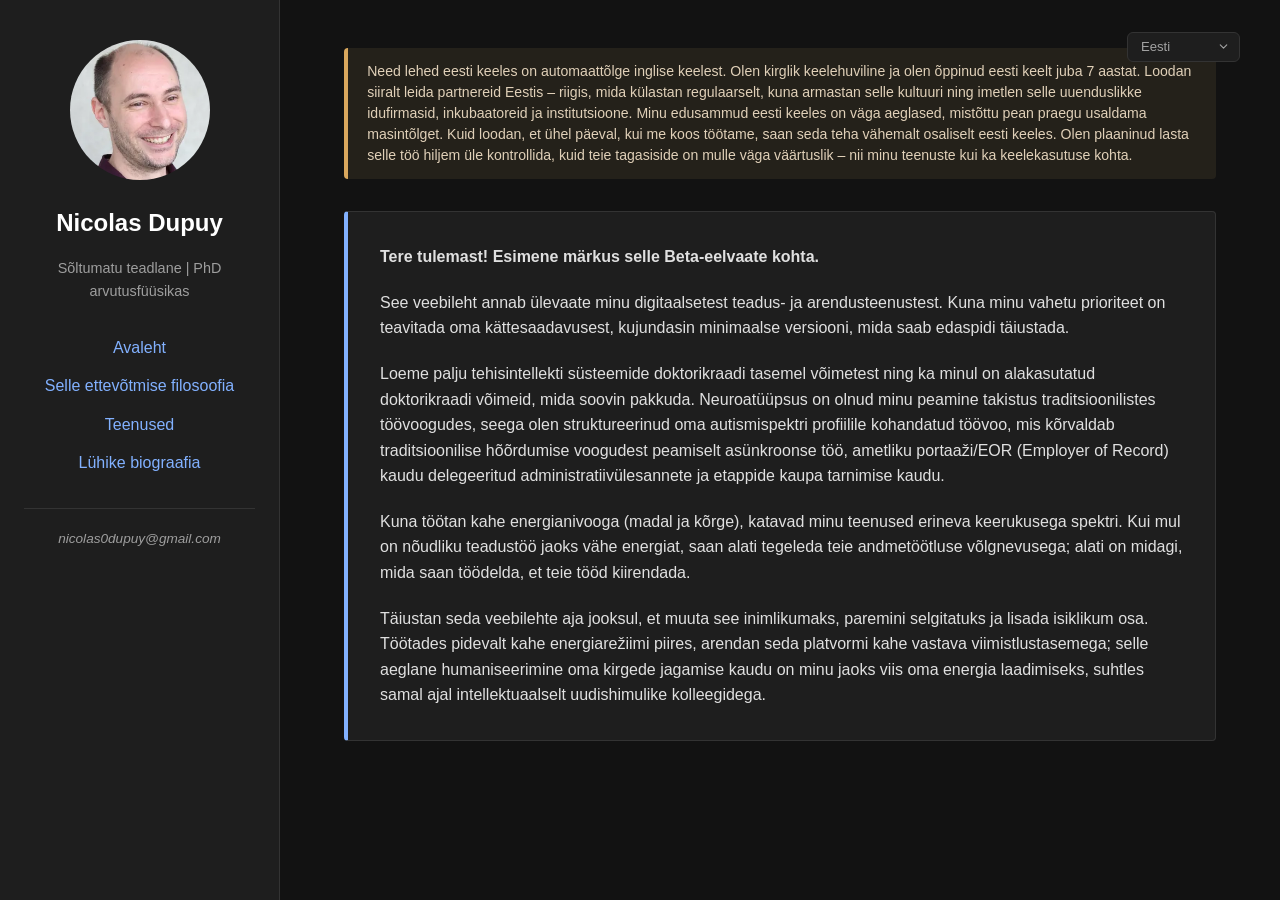
<file: et/index.html>
<!DOCTYPE html>
<html lang="et">
    <head>
        <meta charset="UTF-8">
        <meta name="viewport" content="width=device-width, initial-scale=1.0">
        <title>Nicolas Dupuy</title>
        <link rel="stylesheet" href="../style.css">
    </head>
    <body>

        <nav class="sidebar">
            <img src="../profile.webp" alt="Nicolas Dupuy" class="profile-pic">
            <h1 class="sidebar-name">Nicolas Dupuy</h1>
            <p class="sidebar-title">Sõltumatu teadlane | PhD arvutusfüüsikas</p>
            <ul class="nav-links">
                <li><a href="#home">Avaleht</a></li>
                <li><a href="#section1">Selle ettevõtmise filosoofia</a></li>
                <li><a href="#section2">Teenused</a></li>
                <li><a href="#section3">Lühike biograafia</a></li>
                <li class="nav-contact-item"><a href="mailto:nicolas0dupuy@gmail.com" class="email-link">nicolas0dupuy@gmail.com</a></li>
            </ul>
        </nav>

        <main class="content">
            <div class="lang-selector-container">
                <select class="lang-select" onchange="if(this.value) window.location.href=this.value;">
                    <option value="../index.html">English</option>
                    <option value="../fr/index.html">Français</option>
                    <option value="../de/index.html">Deutsch</option>
                    <option value="../sv/index.html">Svenska</option>
                    <option value="" selected>Eesti</option>
                    <option value="../fi/index.html">Suomi</option>
                    <option value="../ru/index.html">Русский</option>
                    <option value="../uk/index.html">Українська</option>
                    <option value="../cs/index.html">Čeština</option>
                    <option value="../hu/index.html">Magyar</option>
                </select>
            </div>
            <section id="home">
                <div class="translation-notice">
                    Need lehed eesti keeles on automaattõlge inglise keelest. Olen kirglik keelehuviline ja olen õppinud eesti keelt juba 7 aastat. Loodan siiralt leida partnereid Eestis – riigis, mida külastan regulaarselt, kuna armastan selle kultuuri ning imetlen selle uuenduslikke idufirmasid, inkubaatoreid ja institutsioone. Minu edusammud eesti keeles on väga aeglased, mistõttu pean praegu usaldama masintõlget. Kuid loodan, et ühel päeval, kui me koos töötame, saan seda teha vähemalt osaliselt eesti keeles. Olen plaaninud lasta selle töö hiljem üle kontrollida, kuid teie tagasiside on mulle väga väärtuslik – nii minu teenuste kui ka keelekasutuse kohta.
                </div>
                <div class="intro-cadre">
                    <p><strong>Tere tulemast! Esimene märkus selle Beta-eelvaate kohta.</strong></p>
                    <p>See veebileht annab ülevaate minu digitaalsetest teadus- ja arendusteenustest. Kuna minu vahetu prioriteet on teavitada oma kättesaadavusest, kujundasin minimaalse versiooni, mida saab edaspidi täiustada.</p>
                    <p>Loeme palju tehisintellekti süsteemide doktorikraadi tasemel võimetest ning ka minul on alakasutatud doktorikraadi võimeid, mida soovin pakkuda. Neuroatüüpsus on olnud minu peamine takistus traditsioonilistes töövoogudes, seega olen struktureerinud oma autismispektri profiilile kohandatud töövoo, mis kõrvaldab traditsioonilise hõõrdumise voogudest peamiselt asünkroonse töö, ametliku portaaži/EOR (Employer of Record) kaudu delegeeritud administratiivülesannete ja etappide kaupa tarnimise kaudu.</p>
                    <p>Kuna töötan kahe energianivooga (madal ja kõrge), katavad minu teenused erineva keerukusega spektri. Kui mul on nõudliku teadustöö jaoks vähe energiat, saan alati tegeleda teie andmetöötluse võlgnevusega; alati on midagi, mida saan töödelda, et teie tööd kiirendada.</p>
                    <p>Täiustan seda veebilehte aja jooksul, et muuta see inimlikumaks, paremini selgitatuks ja lisada isiklikum osa. Töötades pidevalt kahe energiarežiimi piires, arendan seda platvormi kahe vastava viimistlustasemega; selle aeglane humaniseerimine oma kirgede jagamise kaudu on minu jaoks viis oma energia laadimiseks, suhtles samal ajal intellektuaalselt uudishimulike kolleegidega.</p>
                </div>
            </section>
            <section id="section1">
                <div class="translation-notice">
                    Need lehed eesti keeles on automaattõlge inglise keelest. Olen kirglik keelehuviline ja olen õppinud eesti keelt juba 7 aastat. Loodan siiralt leida partnereid Eestis – riigis, mida külastan regulaarselt, kuna armastan selle kultuuri ning imetlen selle uuenduslikke idufirmasid, inkubaatoreid ja institutsioone. Minu edusammud eesti keeles on väga aeglased, mistõttu pean praegu usaldama masintõlget. Kuid loodan, et ühel päeval, kui me koos töötame, saan seda teha vähemalt osaliselt eesti keeles. Olen plaaninud lasta selle töö hiljem üle kontrollida, kuid teie tagasiside on mulle väga väärtuslik – nii minu teenuste kui ka keelekasutuse kohta.
                </div>
                <h2>Selle ettevõtmise filosoofia</h2>

                <!-- Unified Introduction Context Block -->
                <div class="philosophy-intro-text">
                    <p><strong>Mina olen Nicolas, sõltumatu teadlane, kes juhib seda teadus- ja andmeteaduse tugiteenust.</strong></p>
                    <p>Pakun moodulteenuste menüüd alates teadusuuringutest kuni andmeteaduseni, pakkudes välist tuge ülesannete jaoks, mida teie meeskond peab edasi suunama.</p>
                    <p>Ehitasin selle raamistiku üles tarkvaratehnoloogiast inspireeritud piletisüsteemi (ticket-based system) ümber, mis on kohandatud minu kui autismispektri teadlase muutuvale töökoormusele. Maksmine toimub etappide kaupa pärast tulemuste kinnitamist Employer of Record (portaaži) kaudu, mis muudab kogu koostöö kasutusvalmiks (plug-and-play).</p>
                    <p><strong>Üksikasjalikumalt:</strong></p>
                </div>
                <div class="tabs-container">
                    <!-- Barre de navigation à 3 onglets -->
                    <div class="tab-buttons grid-three">
                        <button class="tab-btn active" data-target="phil-what">Mida ma teen...</button>
                        <button class="tab-btn" data-target="phil-why">Miks</button>
                        <button class="tab-btn" data-target="phil-autism">Autismispektri profiil</button>
                    </div>

                    <!-- Contenu des onglets -->
                    <div class="tab-content">

                        <!-- Onglet 1 : What I do -->
                        <div id="phil-what" class="tab-panel active">

                            <h4 style="margin-top: 1.5rem; color: #ffffff;">Mida ma teen mõne reaga:</h4>
                            <ul style="padding-left: 1.2rem; color: #e0e0e0;">
                                <li style="margin-bottom: 0.8rem;"><strong>Latentsete projektide ja inseneritöö võlgnevuste lahendamine:</strong> Võtan enda peale teie kogunenud teadustöö ja andmeteaduse töökoormuse. See hõlmab kõrvale jäetud teiseste hüpoteeside uurimist või teie meeskonna võimekuse laiendamist kiireloomuliste arvutustööde jaoks. Tegutsen valdkonnaülese sõltumatu teadlasena.</li>
                                <li style="margin-bottom: 0.8rem;"><strong>Väärtuspõhised etapid:</strong> Jaotame tehnilise teekaardi koos projektipiletiteks, määrates igale etapile kindla väärtuse ja eeldatavad ajakavad. Sealt edasi hallan oma ajakava täieliku autonoomiaga. Hoiame üksteist kursis asünkroonsete värskenduste kaudu, mis välistab ametlike koosolekute lisakoormuse.</li>
                                <li style="margin-bottom: 0rem;"><strong>Kohanduv täitmine:</strong> Käsitsen töövooge alates alusandmete uurimisest kuni spetsialiseeritud arvutuslike simulatsioonide või theoretical uuringuteni. Minu töövoog kohandub minu kognitiivse kättesaadavusega, suunates tippfookuse keerukatesse matemaatilistesse uuringutesse, rakendades samal ajal lineaarset andmetöötlust stabiilse operatiivse hoo hoidmiseks.</li>
                            </ul>
                        </div>

                        <!-- Onglet 2 : Why -->
                        <div id="phil-why" class="tab-panel">
                            <ul style="padding-left: 1.2rem; color: #e0e0e0;">
                                <li style="margin-bottom: 0.8rem;"><p><strong>Teadustöö kui kirg:</strong> Aastaid tagasi ei uskunud ma, et minust võiks saada teadlane, hoolimata heast akadeemilisest edasijõudmisest. Jäin ülikooli, sest armastasin õppimist, ja sain lõpuks võimaluse teha doktorikraadi. Tehniliste meeskondade toetamine on minu viis teha koostööd suurepäraste teadlastega põnevates projektides, võimaldades mul jätkata õppimist, panustades samal ajal nende edusammudesse ja minna kaugemale oma doktoriõppest.</p></li>
                                <li style="margin-bottom: 0.8rem;"><p><strong>Minu õppimishoo ärakasutamine:</strong> Olen akadeemiline raamatukoi. Nõnda ma peamiselt õppisingi: töötasin koduõpetajana, seejärel ostsin kuhjaga õpikuid ja teadusraamatuid. Ma pole kunagi lõpetanud. Täna, kasutades ajalooliste institutsioonide nagu Collège de France või Stanford digitaalset meediat, on minu õpenimekiri pikem kui lapse jõulunimekiri (nagu ma seda kutsun). Autismiga seotud intensiivne fookus ei ole legend. Kui mul tekib kinnisidee, ei tee ma asju poolel teel. See annab mulle hoo teha kvaliteetset ja keskendunud tööd pikema aja jooksul.</p></li>
                                <li style="margin-bottom: 0.8rem;"><p><strong>Distsipliinideülene dünaamika:</strong> Erinevalt tavapärastest teadusteedest, mis nõuavad äärmuslikku spetsialiseerumist ühes valdkonnas, naudin ma mitme valdkonna uurimist. Kuigi see oleks piiranguks alalisel akadeemilisel ametikohal, muudab minu sõltumatu raamistik selle mitmekülgsuse vajaduse eeliseks. See võimaldab mul rakendada oma matemaatilisi oskusi sõltumatult eri sektorites, viies analüütilisi tööriistu üle rahanduse, meditsiini, teoreetilise füüsika ja rakenduslike andmepipelinede vahel.</p></li>
                            </ul>
                        </div>

                        <!-- Onglet 3 : Autism Notes -->
                        <div id="phil-autism" class="tab-panel">
                            <p><em>„Autismispektri häired (ASH) on mitmekesine seisundite rühm. Neid iseloomustavad teatud raskused sotsiaalses suhtluses ja kommunikatsioonis. Teised omadused on tegevuste ja käitumise atypilised mustrid, näiteks raskused ühelt tegevuselt teisele üleminekul, keskendumine detailidele ja ebatavalised reaktsioonid aistingutele,“</em> teatab WHO, kes hindab levimuseks umbes 1 inimese 127-st globaalses elanikkonnas.</p>
                            <p>Kuidas on lugu akadeemilises maailmas? Kuigi akadeemilise ringkonna levimuse kohta puuduvad otsesed ülemaailmsed rahvaloenduse statistikad, avaldas Simon Baron-Cohen 2001. aastal artikli, mis mõõtis keskmist autismi-spektri kvooti (AQ) eri populatsioonides. Skaalal 0 kuni 50, kus üldpopulatsiooni keskmine on 16,4 (± 6,4) ja kliiniliselt diagnoositud autistliku populatsiooni keskmine on 35,8 (± 6,5), said matemaatikaüliõpilased tulemuseks 21,5 (± 6,5), mis on veidi madalam kui 16 Ühendkuningriigi olümpiaadi võitjal (24,5 ± 5,7).</p>
                            <p>Vaadeldes autismi töökohal, näitavad spetsialiseeritud organisatsioonide, näiteks National Autistic Society ja Ühendkuningriigi riikliku statistikaameti (ONS) andmed, et autismi puhul on tööhõive määr kõigist puudekategooriatest madalaim – vaid umbes 21,7% autistlikest täiskasvanutest on tähendusrikkal tööl (2020. aasta andmed), mis on veidi allpool raske õpiraskusega täiskasvanuid.</p>
                            <p>Ometi katab autismispekter laia valikut olukordi ja intellektuaalseid tasemeid. Dr Neil Kenny kogus väärtuslikke tunnistusi Iirimaa kõrgkoolide akadeemikutelt (<em>„Tell me what my job is“: A Qualitative Exploration of the Experiences of Autistic Academic Staff working in Higher Education in Ireland</em>) ning saan lisada ka enda oma. Kui te seda luete, on siin mõned käsitletud teemad:</p>

                            <ol style="padding-left: 1.2rem; color: #e0e0e0; margin-top: 1rem;">
                                <li style="margin-bottom: 0.8rem;"><strong>Diagnoosi saamine võtab maha suure raskuse:</strong> Tõepoolest, minu jaoks tundus see nagu olla jänes, kes sattus kogemata kassiperekonda ja kellele lõpuks öeldakse, et kuigi ma armastan neid, teeksid väikesed kohandused, näiteks lindude jahipidamisest või öisest hulkumisest hoidumine, minu elu palju paremaks.</li>
                                <li style="margin-bottom: 0.8rem;"><strong>Aja taju on drastiliselt erinev</strong> neurodivergentsete ja neurotüüpsete inimeste vahel ning isegi kahe autistliku inimese vahel. Uuringus kirjeldab üks osaleja, et suudab keskenduda ühele ülesandele tunde ilma aja kulgemist teadvustamata, samas kui teine vajab pause sagedamini kui kolleegid. Olen täpselt selle keskel: armastasin malevõistlusi 17-aastaselt, kus kella 9st hommikul algavad terve päeva kestvad partiid võisid kesta kuni 8 tundi. Proovisin üht raskeimat sisseastumiseksamit École Normale Supérieure'i (ENS); kuna ma ei järginud traditsioonilist teed, olid mul kohutavad tulemused, kuid nautisin väljakutset väga. Ometi, isegi ülesande puhul, milles olen suurepärane, kui minu meel on varjutatud mürgistest mõtetest, on minu ajataju täielikult pööratud.</li>
                                <li style="margin-bottom: 0.8rem;"><strong>Rutiinid ja organisatsioon:</strong> Meil kõigil on omad rutiinid ja organisatsioon võib olla segane. Minu jaoks on rööprähklemine (multitasking) nagu katse žongleerida mitme kurikaga ja isegi kahe tähtaja olemasolu, isegi väga kaugete, võib mind täielikult halvata.</li>
                                <li style="margin-bottom: 0.8rem;"><strong>Maskeerimine (masking):</strong> Tagasi jänese rolli juurde teid adopteerinud kassiperekonna keskel. Te armastate neid, soovite veeta aega ja teha asju koos nendega, kuid neil on instinktid, mida teil pole. Nii püüate teha sama teadvustamata kopeerimismehhanismi kaudu, kuid teie meel karjub valus. See on sageli kurnatuse peamine põhjus, mis viib läbipõlemiseni.</li>
                                <li style="margin-bottom: 0.8rem;"><strong>Sensoorne ülekoormus:</strong> Lisan selle kui kurnatuse ja läbipõlemise kriitilise põhjuse. Väsinuna rahvarohketes avalikes kohtades sunnivad korduvad teadaanded rongi oodates, mootori paugatused või skanneri piiksud supermarketis meie aju pidevalt töötama, nagu töötleksime aktiivselt andmeid.</li>
                                <li style="margin-bottom: 0rem;"><strong>Rohkem tasuks meie vaeva eest:</strong> Muidugi teeb autistlik olemine elu keeruliseks, kuid ma ei tahaks olla teistsugune. Uuringus osalejad kiidavad oma hüperfookust ja tungi oma kirgedesse sügavamale minna. Ka mina ei tahaks kunagi kaotada rõõmu loogiliste asjade õppimisest sellise intensiivsusega.</li>
                            </ol>
                        </div>

                    </div>
                </div>
            </section>
            <section id="section2">
                <div class="translation-notice">
                    Need lehed eesti keeles on automaattõlge inglise keelest. Olen kirglik keelehuviline ja olen õppinud eesti keelt juba 7 aastat. Loodan siiralt leida partnereid Eestis – riigis, mida külastan regulaarselt, kuna armastan selle kultuuri ning imetlen selle uuenduslikke idufirmasid, inkubaatoreid ja institutsioone. Minu edusammud eesti keeles on väga aeglased, mistõttu pean praegu usaldama masintõlget. Kuid loodan, et ühel päeval, kui me koos töötame, saan seda teha vähemalt osaliselt eesti keeles. Olen plaaninud lasta selle töö hiljem üle kontrollida, kuid teie tagasiside on mulle väga väärtuslik – nii minu teenuste kui ka keelekasutuse kohta.
                </div>
                <!-- Services Section Header & Introduction (Ultra-Clean & Pure HTML) -->
                <div class="services-container">
                    <div class="services-header">
                        <h2>Teenused</h2>
                        <span class="status-badge">
                            🌱 <strong>Algusetapp:</strong> teie tagasiside on oluline, et paremini vastata teie vajadustele
                        </span>
                    </div>

                    <div class="services-intro-text">
                        <p>
                            Siit leiate minu teenuste nimekirja, mida saan aja jooksul laiendada, kui alustan midagi uut õppima. Need on loodud eelkõige selleks, et tuua teieni oskused, mida olen aastate jooksul pideva õppimise kaudu arendanud mitmel akadeemilisel teel.
                        </p>
                        <p class="framework-note">
                            Et tagada prognoositav, kõrgelt professionaalne ja stressivaba koostöö meile mõlemale, rakendan enamiku nende moodulite puhul ühtset raamistikku:
                        </p>
                    </div>

                    <div class="services-grid">
                        <div class="feature-card">
                            <h3>💼 Halduslik lihtsus</h3>
                            <p>Natiivne Employer of Record (EOR) või Prantsuse portaaži kasutamine kõigi lepingute, arvete ja vastavuse haldamiseks.</p>
                        </div>
                        <div class="feature-card">
                            <h3>✅ Riskivabad etapid</h3>
                            <p>Tasumine toimub rangelt <strong>pärast etapi kinnitamist</strong>, võttes eeskuju piletite ja võlgnevuste haldamisest kaasaegsetes IT-ettevõtetes.</p>
                        </div>
                        <div class="feature-card">
                            <h3>📥 Töömahu vähendamine</h3>
                            <p>Eriti loodud teie andmetöötluse võlgnevuste ja teiseste hüpoteeside omandamiseks, vabastades teie põhimeeskonna ülesannetest, milleks neil aja puudus.</p>
                        </div>
                        <div class="feature-card">
                            <h3>🧩 Kohandatud kognitiivne tempo</h3>
                            <p>Lai keerukuse spekter alates juuniori ülesannetest kuni süva-teadustööni. See võimaldab mul kui autismispektri teadlasel hallata oma aega ja kognitiivset koormust sõltuvalt minu praegusest fookusvõimest.</p>
                        </div>
                    </div>

                    <div class="services-footer">
                        <p>Kas teil on kohandatud nõue väljaspool seda standardkataloogi?</p>
                        <a href="mailto:nicolas0dupuy@gmail.com" class="contact-button">✉️ Kontakt: nicolas0dupuy@gmail.com</a>
                    </div>
                </div>

                <div id="hashtag-menu" class="hashtag-menu-container"></div>

                <!-- ==================== SERVICE 1 ==================== -->
                <div class="service-card" data-tags="ComputationalPhysics,AppliedMathematics">
                    <h3 class="service-title">Teaduslik arvutus & Numeriline simulatsioon</h3>

                    <input type="checkbox" id="toggle-service-1" class="card-toggle-input">
                    <div class="card-fold-content">
                        <div class="service-description">
                            <p>Tehniline ja teoreetiline tugi uurimistööks, koodi rakendamiseks, füüsikaliste süsteemide simulatsioonideks ja matemaatiliseks modelleerimiseks. Tarnitakse peamiselt kaugtööna, vabatahtlike panustega kohapeal.</p>
                            <p>Projektid on struktureeritud iseseisvateks etappideks koos selgete definitsioonide ja lõpp-punktidega, tagades, et iga tulemus on mis tahes meeskonnaliikme poolt hõlpsasti jälgitav ja integreeritav.</p>
                            <p>Etapid võivad olla teoreetiline uurimus või algoritmi rakendamine ning moodustavad aluse valmimisel arveldatavatele elementidele, mis kaitseb teie eelarvet. Hind lepiti kokku iga etapi jaoks ega muutu, kui vajan lisaaega, pakkudes teile stabiilsust ja prognoositavust, andes samal ajal mulle vähem survet ja võimaluse kvaliteetseks õppeajaks.</p>
                            <p>See struktuur on loodud aitama meeskondadel või teadlastel lahendada pooleliolevaid kõrvalprojekte ja hindama alternatiivseid hüpoteese, samal ajal kui teie peamised meeskonnad keskenduvad oma põhiorjektidele.</p>
                            <p>Pikaajalisi partnerlusi saab ette näha minu õppimiskõvera eeliste kindlustamiseks, kuna õpin aktiivselt arvvutusalaseid meetodeid algtaseme teadustöö tasemel.</p>
                        </div>
                        <div class="service-commentary">
                            <h4>Isiklik märkus</h4>
                            <p>Avastasin teadusliku arvutuse oma magistripraktika ajal enne doktoritööd. Nendel perioodidel rakendasin mitmeid kvantkeemia meetodeid (mida pakun teenuses Kvantkeemia & Materjalide modelleerimine) ja minus peituv matemaatik tahtis juba siis mõista nende aluseid. Pakun seda teenust, kuna minu pidev õppimine selles valdkonnas koos minu kogemustega võib leida mitmekülgset kasutust nii tööstuses kui ka akadeemilises ringkonnas, kus praktilisest lisatoest tihti puudus on. Viidetena kasutan oma praktikas muu hulgas: Quarteroni jt *Numerical Mathematics*, Grégoire Allaire'i *Analyse numérique et optimisation* (Éditions de l'École Polytechnique), Mallati raamatud ja loengud ondelettidest ning Pohjolaineni *Mathematical Modeling*.</p>
                        </div>
                        <div class="card-fold-fade"></div>
                    </div>
                    <label for="toggle-service-1" class="card-toggle-label"></label>

                    <div class="service-tags">
                    <span class="tag" onclick="filterByTag('ComputationalPhysics')">#ComputationalPhysics</span>
                    <span class="tag" onclick="filterByTag('AppliedMathematics')">#AppliedMathematics</span>
                
                    </div>
                </div>

                <!-- ==================== SERVICE 2 ==================== -->
                <div class="service-card" data-tags="ComputationalPhysics">
                    <h3 class="service-title">Kvantkeemia & Materjalide modelleerimine</h3>

                    <input type="checkbox" id="toggle-service-2" class="card-toggle-input">
                    <div class="card-fold-content">
                        <div class="service-description">
                            <p>Molekulaarne modelleerimine, elektroonilise või geomeetrilise struktuuri arvutused ning kvantsimulatsioonid põhioleku ja ergastatud olekute jaoks, sealhulgas DFT ja Quantum Monte Carlo töövood. Tarnitakse peamiselt kaugtööna, vabatahtlike panustega kohapeal.</p>
                            <p>Projektid on struktureeritud iseseisvateks etappideks koos selgete definitsioonide ja lõpp-punktidega, tagades, et iga tulemus on mis tahes meeskonnaliikme poolt hõlpsasti jälgitav ja integreeritav.</p>
                            <p>Etapid võivad olla lihtsalt elektroonilise struktuuri DFT optimeerimine (uuritavate molekulide rühmas) või alternatiivsete meetodite teoreetiline uurimine ning moodustavad aluse valmimisel arveldatavatele elementidele, mis kaitseb teie eelarvet. Hind lepiti kokku iga etapi jaoks ega muutu, kui vajan lisaaega, pakkudes teile stabiilsust ja prognoositavust, andes samal ajal mulle vähem survet ja võimaluse kvaliteetseks õppeajaks.</p>
                            <p>See struktuur on loodud aitama meeskondadel või teadlastel lahendada pooleliolevaid kõrvalprojekte ja hindama alternatiivseid hüpoteese, samal ajal kui teie peamised meeskonnad keskenduvad oma põhiorjektidele.</p>
                            <p>Pikaajalisi partnerlusi saab ette näha minu õppimiskõvera eeliste kindlustamiseks, kuna kohandan aktiivselt oma olemasolevaid arvutustöövooge teie konkreetsetele teadusprobleemidele.</p>
                        </div>
                        <div class="service-commentary">
                            <h4>Isiklik märkus</h4>
                            <p>Lõpetasin oma doktorikraadi (2012–2016) arvutusfüüsikas, keskendudes grafeenitaoliste molekulide Quantum Monte Carlo optimeerimisele, põhioleku elektroonilistele struktuuridele, singleti/tripleti ergastatud olekutele ja tugevalt korreleeritud süsteemide geomeetriale. Kuigi ma ei ole veel rakendanud molekulaardünaamika pipeline'e ega integreerinud masinõpet traditsioonilistesse füüsika töövoogudesse, sooviksin väga neid meetodeid teie projektide jaoks õppida, rakendada ja kohandada. Lisaks füüsikakirele tekkis mul varajane huvi kvantarvutuse vastu. Lõpetasin MITxPRO kutsetunnistuse programmid 'Quantum Computing Fundamentals' ja 'Quantum Computing Realities' ning soovin väga panustada selle valdkonna arengusse.</p>
                        </div>
                        <div class="card-fold-fade"></div>
                    </div>
                    <label for="toggle-service-2" class="card-toggle-label"></label>

                    <div class="service-tags">
                    <span class="tag" onclick="filterByTag('ComputationalPhysics')">#ComputationalPhysics</span>
                
                    </div>
                </div>

                <!-- ==================== SERVICE 3 ==================== -->
                <div class="service-card" data-tags="QuantitativeFinance,AppliedMathematics">
                    <h3 class="service-title">Arvutusmeetodid kvantitatiivses rahanduses</h3>

                    <input type="checkbox" id="toggle-service-3" class="card-toggle-input">
                    <div class="card-fold-content">
                        <div class="service-description">
                            <p>Arvutusmudelite, stohhastiliste simulatsioonide ja matemaatiliste raamistike rakendamine ning valideerimine kvantitatiivse rahanduse jaoks. Tarnitakse peamiselt kaugtööna, vabatahtlike panustega kohapeal.</p>
                            <p>Projektid on struktureeritud iseseisvateks etappideks koos selgete definitsioonide ja lõpp-punktidega, tagades, et iga tulemus on mis tahes meeskonnaliikme poolt hõlpsasti jälgitav ja integreeritav.</p>
                            <p>Etapiks võib olla riskiväärtuse (VaR) hindamine, andmepaketi ettevalmistamine, arendamine või analüüsimine või uuritav teoreetiline mudel ning see moodustab aluse valmimisel arveldatavatele elementidele, mis kaitseb teie eelarvet. Hind lepiti kokku iga etapi jaoks ega muutu, kui vajan lisaaega, pakkudes teile stabiilsust ja prognoositavust, andes samal ajal mulle vähem survet ja võimaluse kvaliteetseks õppeajaks.</p>
                            <p>See struktuur on loodud aitama meeskondadel või teadlastel lahendada pooleliolevaid kõrvalprojekte ja hindama alternatiivseid hüpoteese, samal ajal kui teie peamised meeskonnad keskenduvad oma põhiorjektidele.</p>
                            <p>Pikaajalisi partnerlusi saab ette näha minu õppimiskõvera eeliste kindlustamiseks, kuna spetsialiseerun aktiivselt kvantitatiivse rahanduse meetoditele, tuginedes oma kvantitatiivse teadustöö taustale.</p>
                        </div>
                        <div class="service-commentary">
                            <h4>Isiklik märkus</h4>
                            <p>Alustasin möödunud aastal aktiivselt spetsialiseerumist kvantitatiivse rahanduse meetoditele, tuginedes seitsmeaastasele andmeteaduse õpetamisele Paris School of Businessis tihedas kontaktis finantsspetsialistidega. Minu järgmine isiklik etapp on teha koostööd aktiivsete teadlaste ja praktikutega, et õppida tegutsedes. Partnerlus võimaldab teil koolitada pikaajalist koostööpartnerit, kes mõistab sügavalt teie keskkonda. Arvestades kindlate kvantitatiivsete talentide nappust tänapäeva turul, võimaldab see partnerlus teil mööda minna haruldaste magistriprofiilide keerulisest otsingust ja kindlustada tõestatud analüütilise küpsusega doktori tasemel teadlase. Võtan hea meelega vastu algtaseme ülesandeid põhitõdede õppimisel ning kogenud lektorina saan panustada ka teie praktikantide koolitamisse oma värskelt omandatud teadmistega. Positsioneerides end teadlaste ja praktikute vahelisse liidesesse, ärge kartke ühendust võtta, kui vajate ühendajat. Keskendan oma Euroopa panuse Prantsusmaale, oma kodumaale, ning Põhjamaadele ja Baltikumile, mis on minu lemmikregioonid.</p>
                        </div>
                        <div class="card-fold-fade"></div>
                    </div>
                    <label for="toggle-service-3" class="card-toggle-label"></label>

                    <div class="service-tags">
                    <span class="tag" onclick="filterByTag('QuantitativeFinance')">#QuantitativeFinance</span>
                    <span class="tag" onclick="filterByTag('AppliedMathematics')">#AppliedMathematics</span>
                
                    </div>
                </div>

                <!-- ==================== SERVICE 4 ==================== -->
                <div class="service-card" data-tags="AppliedMathematics">
                    <h3 class="service-title">Konvekse optimeerimine & Matemaatiline programmeerimine</h3>

                    <input type="checkbox" id="toggle-service-4" class="card-toggle-input">
                    <div class="card-fold-content">
                        <div class="service-description">
                            <p>Optimeerimisprobleemide (nagu LP, QP, SOCP, SDP) formuleerimine ja lahendamine füüsikaliste või operatiivsete piirangute all. Tarnitakse peamiselt kaugtööna, vabatahtlike panustega kohapeal.</p>
                            <p>Projektid on struktureeritud iseseisvateks etappideks koos selgete definitsioonide ja lõpp-punktidega, tagades, et iga tulemus on mis tahes meeskonnaliikme poolt hõlpsasti jälgitav ja integreeritav.</p>
                            <p>Etapid võivad olla füüsikaliste või operatiivsete piirangute tõlkimine konveksse programmeerimise mudelisse või võrdluskomplekt, mis võrdleb erinevaid lahendajaid andmestikul, ning moodustavad aluse valmimisel arveldatavatele elementidele, mis kaitseb teie eelarvet. Hind lepiti kokku iga etapi jaoks ega muutu, kui vajan lisaaega, pakkudes teile stabiilsust ja prognoositavust, andes samal ajal mulle vähem survet ja võimaluse kvaliteetseks õppeajaks.</p>
                            <p>See struktuur on loodud aitama meeskondadel või teadlastel lahendada pooleliolevaid kõrvalprojekte ja hindama alternatiivseid hüpoteese, samal ajal kui teie peamised meeskonnad keskenduvad oma põhiorjektidele.</p>
                            <p>Pikaajalisi partnerlusi saab ette näha minu õppimiskõvera eeliste kindlustamiseks, kuna täiustan pidevalt oma praktilisi oskusi Stephen Boydi raamistikke kasutades.</p>
                        </div>
                        <div class="service-commentary">
                            <h4>Isiklik märkus</h4>
                            <p>Alustasin konveksse optimeerimise õppimist alles hiljuti oma arvutusmeetodite huvi pikendusena. Võtan aluseks Stephen Boydi avalikult kättesaadavad loengud ja õpiku, samuti Yang Zhengi algoritmilised loengumärkmed ja Ben-Tali ning Nemirovski klassikalise teose *Lectures on Modern Convex Optimization*. Varajane partnerlus kindlustab alltöövõtjana alltöövõtja, kes on üha enam spetsialiseerunud optimeerimisele teie tegevus- ja füüsikaliste kitsaskohtade mudeldamiseks. Kui vajate teadmisi, mida mul veel pole, ärge kartke mind teavitada oskuste omandamise eesmärkide seadmiseks, et saaksin teid toetada ülesannete täitmisel, kus teil puudub kvalifitseeritud tööjõud.</p>
                        </div>
                        <div class="card-fold-fade"></div>
                    </div>
                    <label for="toggle-service-4" class="card-toggle-label"></label>

                    <div class="service-tags">
                    <span class="tag" onclick="filterByTag('AppliedMathematics')">#AppliedMathematics</span>
                
                    </div>
                </div>

                <!-- ==================== SERVICE 5 ==================== -->
                <div class="service-card" data-tags="ComputerVision,MachineLearning">
                    <h3 class="service-title">Arvutinägemise uuringud</h3>

                    <input type="checkbox" id="toggle-service-5" class="card-toggle-input">
                    <div class="card-fold-content">
                        <div class="service-description">
                            <p>Tehniline ja teoreetiline tugi arvutinägemise algoritmide, matemaatiliste aluste ja arvutuslike rakenduste arendamiseks, hõlmates klassikalisi geomeetrilisi lähenemisviise, masinõppe arhitektuure ja generatiivseid mudeleid. Tarnitakse peamiselt kaugtööna, vabatahtlike panustega kohapeal.</p>
                            <p>Projektid on struktureeritud iseseisvateks etappideks koos selgete definitsioonide ja lõpp-punktidega, tagades, et iga tulemus on mis tahes meeskonnaliikme poolt hõlpsasti jälgitav ja integreeritav.</p>
                            <p>Etapid võivad ulatuda lihtsast pilditöötlusülesandest või teadustöö algoritmilisest rakendamisest kuni teoreetilise raamistiku matemaatilise auditini ning moodustavad aluse valmimisel arveldatavatele elementidele, mis kaitseb teie eelarvet. Hind lepiti kokku iga etapi jaoks ega muutu, kui vajan lisaaega, pakkudes teile stabiilsust ja prognoositavust, andes samal ajal mulle vähem survet ja võimaluse kvaliteetseks õppeajaks.</p>
                            <p>See struktuur on loodud aitama meeskondadel või teadlastel lahendada pooleliolevaid kõrvalprojekte ja hindama alternatiivseid hüpoteese, samal ajal kui teie peamised meeskonnad keskenduvad oma põhiorjektidele.</p>
                            <p>Pikaajalisi partnerlusi saab ette näha minu õppimiskõvera eeliste kindlustamiseks, kuna kohandan oma matemaatilisi oskusi kiiresti teie konkreetsetele visiooniprobleemidele.</p>
                        </div>
                        <div class="service-commentary">
                            <h4>Isiklik märkus</h4>
                            <p>Avastasin arvutinägemise pärast süvaõppe buumi ja selle aluseks olev matemaatika köitis mind kiiresti. Jälgisin veebis HSE Ülikooli arvutinägemise magistriprogrammi esimest aastat (mille katkestas sõja puhkemine Ukrainas) ja läbisin 2021. aastal Stanfordi generatiivsete mudelite kursuse CS236. Olen võrdselt kirglik klassikalistest meetoditest, mis kasutavad alusmatemaatikat, ja masinõppest tuletatud meetoditest. Viidete jaoks on mõned õpikud, mida oma praktikas kasutan: Szeliski *Computer Vision: Algorithms and Applications* ning Gonzalez & Woodsi *Digital Image Processing*. Lisaks hõlmab minu akadeemiline taust diferentsiaalgeomeetria eri tasemeid – sealhulgas Riemanni, simplektilist ja Lie rühmi –, mis annab kindla geomeetrilise perspektiivi kõrgedimensiooniliste visuaalsete andmete või invariantsete arhitektuuridega töötamisel.</p>
                        </div>
                        <div class="card-fold-fade"></div>
                    </div>
                    <label for="toggle-service-5" class="card-toggle-label"></label>

                    <div class="service-tags">
                    <span class="tag" onclick="filterByTag('ComputerVision')">#ComputerVision</span>
                    <span class="tag" onclick="filterByTag('MachineLearning')">#MachineLearning</span>
                
                    </div>
                </div>

                <!-- ==================== SERVICE 6 ==================== -->
                <div class="service-card" data-tags="ComputerVision,DataEngineering">
                    <h3 class="service-title">Arvutinägemise rakendused</h3>

                    <input type="checkbox" id="toggle-service-6" class="card-toggle-input">
                    <div class="card-fold-content">
                        <div class="service-description">
                            <p>Arvutinägemise töövoogude praktiline rakendamine tööstusliku automatiseerimise, kvaliteedikontrolli ja andmete eeltöötluse jaoks, kasutades klassikalist pilditöötlust ja masinõppemudeleid. Tarnitakse peamiselt kaugtööna, vabatahtlike panustega kohapeal.</p>
                            <p>Projektid on struktureeritud iseseisvateks etappideks koos selgete definitsioonide ja lõpp-punktidega, tagades, et iga tulemus on mis tahes meeskonnaliikme poolt hõlpsasti jälgitav ja integreeritav.</p>
                            <p>Etapid võivad ulatuda OpenCV eeltöötluse torustiku ehitamisest piltide filtreerimiseks ja joondamiseks kuni kohandatud funktsioonide sobitamise skripti kirjutamiseni või kerge eeltreenitud mudeli juurutamiseni ning moodustavad aluse valmimisel arveldatavatele elementidele, mis kaitseb teie eelarvet. Hind lepiti kokku iga etapi jaoks ega muutu, kui vajan lisaaega, pakkudes teile stabiilsust ja prognoositavust, andes samal ajal mulle vähem survet ja võimaluse kvaliteetseks õppeajaks.</p>
                            <p>See struktuur on loodud aitama meeskondadel või teadlastel lahendada pooleliolevaid kõrvalprojekte ja hindama alternatiivseid hüpoteese, samal ajal kui teie peamised meeskonnad keskenduvad oma põhiorjektidele.</p>
                            <p>Pikaajalisi partnerlusi saab ette näha minu õppimiskõvera eeliste kindlustamiseks, kuna laiendan aktiivselt oma praktilist tööriistakasti tööstusliku tasemega tarkvararaamatukogudega.</p>
                        </div>
                        <div class="service-commentary">
                            <h4>Isiklik märkus</h4>
                            <p>Kuigi olen peamiselt teoreetik, olen viimase viie aasta jooksul aktiivselt töötanud selle nimel, et saada arvutinägemise praktikuks. Alustasin varajaste arvutinägemise kursuste läbimisega sellistel platvormidel nagu Coursera, Udacity ja LearnOpenCV, enne kui kiirendasin oma koolitust, astudes HSE Ülikooli veebipõhisesse magistriprogrammi – jõupingutus, mille kahjuks katkestas Ukraina invasiooni puhkemine. Pakun neid teenuseid oma teoreetilise tausta täiendamiseks praktiliste kogemustega, raamistades oma panuse töömahu vähendamise tugiteenusena, kus teie finantsrisk on etappidel põhinevate maksetega täielikult kõrvaldatud.</p>
                        </div>
                        <div class="card-fold-fade"></div>
                    </div>
                    <label for="toggle-service-6" class="card-toggle-label"></label>

                    <div class="service-tags">
                    <span class="tag" onclick="filterByTag('ComputerVision')">#ComputerVision</span>
                    <span class="tag" onclick="filterByTag('DataEngineering')">#DataEngineering</span>
                
                    </div>
                </div>

                <!-- ==================== SERVICE 7 ==================== -->
                <div class="service-card" data-tags="DataEngineering,DataScience">
                    <h3 class="service-title">Andmeinsenerlus & Aruandlus</h3>

                    <input type="checkbox" id="toggle-service-7" class="card-toggle-input">
                    <div class="card-fold-content">
                        <div class="service-description">
                            <p>Andmetöötlustorustike, ärianalüütika töölaudade ja andmekvaliteedi auditite arendamine. Tarnitakse peamiselt kaugtööna, vabatahtlike panustega kohapeal.</p>
                            <p>Projektid on struktureeritud iseseisvateks etappideks koos selgete definitsioonide ja lõpp-punktidega, tagades, et iga tulemus on mis tahes meeskonnaliikme poolt hõlpsasti jälgitav ja integreeritav.</p>
                            <p>Etapid võivad ulatuda kohandatud Pythoni skripti kirjutamisest erinevate andmestike puhastamiseks ja ühendamiseks kuni SQL-päringute kirjutamiseni Google BigQuerys või automatiseeritud töölaua ehitamiseni ning moodustavad aluse valmimisel arveldatavatele elementidele, mis kaitseb teie eelarvet. Hind lepiti kokku iga etapi jaoks ega muutu, kui vajan lisaaega, pakkudes teile stabiilsust ja prognoositavust, andes samal ajal mulle vähem survet ja võimaluse kvaliteetseks õppeajaks.</p>
                            <p>See struktuur on loodud aitama andme- või IT-meeskondadel lahendada pooleliolevaid andmete võlgnevusi ja ehitada operatiivseid töölaudu, samal ajal kui teie põhimeeskonnad keskenduvad oma igapäevastele põhitöövoogudele, aga ka selleks, et aidata mittespetsialistide meeskondadel oma esialgset infrastruktuuri arendada.</p>
                            <p>Pikaajalisi partnerlusi saab ette näha minu õppimiskõvera eeliste kindlustamiseks, kuna soovin väga panustada teie projektidesse, kuni saavutame märgatavad ja mõõdetavad tulemused.</p>
                        </div>
                        <div class="service-commentary">
                            <h4>Isiklik märkus</h4>
                            <p>Olen õpetanud andmeteadust ja andmebaaside aluseid Paris School of Businessis alates 2019. aastast, teritades samal ajal pidevalt oma oskusi sellistel platvormidel nagu DataCamp ja Coursera alates nende algaegadest. Lõpuks alustasin loengute pidamist teistes tuntud institutsioonides, et õpetada andmeid kõrgelt spetsialiseeritud kontekstides, näiteks küberjulgeolekus ja rahanduses. Pakun seda teenust pooleliolevate ülesannete eemaldamiseks teie meeskonna laualt – näiteks andmete ettevalmistamine või põhi-pipeline'id –, kuna see annab mulle põhilisi praktilisi kogemusi, mis toidavad otseselt minu isiklikku teadus- ja arendustegevust.</p>
                        </div>
                        <div class="card-fold-fade"></div>
                    </div>
                    <label for="toggle-service-7" class="card-toggle-label"></label>

                    <div class="service-tags">
                    <span class="tag" onclick="filterByTag('DataEngineering')">#DataEngineering</span>
                    <span class="tag" onclick="filterByTag('DataScience')">#DataScience</span>
                
                    </div>
                </div>

                <!-- ==================== SERVICE 8 ==================== -->
                <div class="service-card" data-tags="DataScience,AppliedMathematics">
                    <h3 class="service-title">Rakendusstatistika & Hüpoteeside kontsentreerimine</h3>

                    <input type="checkbox" id="toggle-service-8" class="card-toggle-input">
                    <div class="card-fold-content">
                        <div class="service-description">
                            <p>Katseplaanide formuleerimine, hüpoteeside kontrollimine, statistiline valideerimine ja alusmustrite eraldamine mitmemõõtmelistest või kõrgedimensioonilistest andmestikest. Tarnitakse peamiselt kaugtööna, vabatahtlike panustega kohapeal.</p>
                            <p>Projektid on struktureeritud iseseisvateks etappideks koos selgete definitsioonide ja lõpp-punktidega, tagades, et iga tulemus on mis tahes meeskonnaliikme poolt hõlpsasti jälgitav ja integreeritav.</p>
                            <p>Etapid võivad ulatuda tulevase katse statistilise raamistiku kavandamisest kuni olemasoleva mudeli eelduste valideerimisauditini või täieliku hüpoteesitesti läbiviimiseni võtmeandmestikul ning moodustavad aluse valmimisel arveldatavatele elementidele, mis kaitseb teie eelarvet. Hind lepiti kokku iga etapi jaoks ega muutu, kui vajan lisaaega, pakkudes teile stabiilsust ja prognoositavust, andes samal ajal mulle vähem survet ja võimaluse kvaliteetseks õppeajaks.</p>
                            <p>See struktuur on loodud aitama kvantitatiivsete probleemidega kokkupuutuvaid meeskondi (näiteks rahanduses, meditsiiniuuringutes või meteoroloogias) hüpoteeside valideerimisel ja analüüsivõlgnevuste lahendamisel. See on kohandatud eriti ettevõtetele ja meeskondadele, kes vajavad teaduslikku valideerimist vaid osaliselt.</p>
                            <p>Pikaajalisi partnerlusi saab ette näha minu õppimiskõvera eeliste kindlustamiseks, kuna laiendan praegu oma statistikaalaseid aluseid, eelkõige kvantitatiivse rahanduse kaudu.</p>
                        </div>
                        <div class="service-commentary">
                            <h4>Isiklik märkus</h4>
                            <p>Minu alus statistikas pärineb füüsikast, kui õppisin statistilist füüsikat, ja arenes eriti minu doktorantuuri ajal, kus minu simulatsioonide jaoks kasutatud Monte Carlo meetodid nõudsid hoolikat statistilist valideerimist. Loengute pidamine Paris School of Businessis töökohapõhise õppelepinguga üliõpilastele pani mind mõistma, kuidas rakendada statistikat erinevates äriolukordades oma loengute sisu loomiseks. Olen eriti huvitatud aitama meeskondadel tõhusust saavutada, täpsustades nende analüüsi selles sisalduva määramatuse parema hindamise kaudu.</p>
                        </div>
                        <div class="card-fold-fade"></div>
                    </div>
                    <label for="toggle-service-8" class="card-toggle-label"></label>

                    <div class="service-tags">
                    <span class="tag" onclick="filterByTag('DataScience')">#DataScience</span>
                    <span class="tag" onclick="filterByTag('AppliedMathematics')">#AppliedMathematics</span>
                
                    </div>
                </div>

                <!-- ==================== SERVICE 9 ==================== -->
                <div class="service-card" data-tags="MachineLearning,DataScience">
                    <h3 class="service-title">Rakenduslik masinõpe & Prognoosiv modelleerimine</h3>

                    <input type="checkbox" id="toggle-service-9" class="card-toggle-input">
                    <div class="card-fold-content">
                        <div class="service-description">
                            <p>Prognoosivate mudelite treenimine ja võrdlemine, andmestike korraldamine ning masinõppe töövoogude üleminek pilveplatvormidele. Tarnitakse peamiselt kaugtööna, vabatahtlike panustega kohapeal.</p>
                            <p>Projektid on struktureeritud iseseisvateks etappideks koos selgete definitsioonide ja lõpp-punktidega, tagades, et iga tulemus on mis tahes meeskonnaliikme poolt hõlpsasti jälgitav ja integreeritav.</p>
                            <p>Etapid võivad ulatuda mitme mudeliarhitektuuri (nagu Scikit-Learn või XGBoost) võrdlemisest teie andmestikul kuni andmestiku ettevalmistamiseni BigQuerys või mudeli treenimise skripti viimiseni Google Cloud Platformi (GCP) keskkonda ning moodustavad aluse valmimisel arveldatavatele elementidele, mis kaitseb teie eelarvet. Hind lepiti kokku iga etapi jaoks ega muutu, kui vajan lisaaega, pakkudes teile stabiilsust ja prognoositavust, andes samal ajal mulle vähem survet ja võimaluse kvaliteetseks õppeajaks.</p>
                            <p>See struktuur on loodud aitama teadus- ja arendustegevuse või andmemeeskondi prognoosivate töövoogude prototüüpide loomisel ja alternatiivsete mudeliarhitektuuride testimisel, samal ajal kui teie põhiinsenerid keskenduvad stabiilsete tootmissüsteemide hoidmisele.</p>
                            <p>Pikaajalisi partnerlusi saab ette näha minu õppimiskõvera eeliste kindlustamiseks ja neid saab tõhusalt siduda minu teiste andme- või spetsialiseeritud teenustega, võimaldades meil arutada, kuidas saan aidata teil saavutada mõõdetavaid tulemusi.</p>
                        </div>
                        <div class="service-commentary">
                            <h4>Isiklik märkus</h4>
                            <p>Avastasin kaasaegsed masinõppe meetodid Scikit-Learni raamatukogus koos kaasaegsete andmeteaduse meetoditega pärast doktorikraadi kaitsmist 2016. aastal ja spetsialiseerusin sellele, kuna tahtsin olla valmis, kui mulle pakutakse insenerikohta füüsikalaboris, kuid sain enne loengupakkumisi. Ühendan kirgliku huvi masinõppe vastu arvutusmeetodite ja andmeteadusega. Praegu valmistun Google Cloudi sertifikaadiks masinõppe insenerina (Machine Learning Engineer), et aidata mis tahes valdkonna mittespetsialistide meeskondi (mõtlen isiklikult palju kultuuripärandile, muuseumidele ja galeriidele) saada intuitiivseid andmepõhiseid tööriistu oma eriala abistamiseks.</p>
                        </div>
                        <div class="card-fold-fade"></div>
                    </div>
                    <label for="toggle-service-9" class="card-toggle-label"></label>

                    <div class="service-tags">
                    <span class="tag" onclick="filterByTag('MachineLearning')">#MachineLearning</span>
                    <span class="tag" onclick="filterByTag('DataScience')">#DataScience</span>
                
                    </div>
                </div>

                <!-- ==================== SERVICE 10 ==================== -->
                <div class="service-card" data-tags="GenerativeAI,MachineLearning">
                    <h3 class="service-title">Süva-generatiivne modelleerimine & Matemaatilised esitused</h3>

                    <input type="checkbox" id="toggle-service-10" class="card-toggle-input">
                    <div class="card-fold-content">
                        <div class="service-description">
                            <p>Süva-generatiivsete arhitektuuride arendamine, teadustöö nende teoreetilisel raamistikul või arhitektuuriarendusel. Saab rakendada kõrgedimensiooniliste signaalide analüüsimiseks, tundmatute tõenäosusjaotuste modelleerimiseks või füüsikaliste pöördprobleemide lahendamiseks. Tarnitakse peamiselt kaugtööna, vabatahtlike panustega kohapeal.</p>
                            <p>Projektid on struktureeritud iseseisvateks etappideks koos selgete definitsioonide ja lõpp-punktidega, tagades, et iga tulemus on mis tahes meeskonnaliikme poolt hõlpsasti jälgitav ja integreeritav.</p>
                            <p>Etapid võivad ulatuda süva-generatiivse arhitektuuri (nagu Variational Autoencoders, Normalizing Flows või difusioonimudelid) ehitamisest ja testimisest teie andmetel, aluste auditist (nagu KL-divergentsi tuletamine või invariantsete esituste uurimine) tagamaks mudeli koondumist soovitud sihtmärgi poole, või andmestiku statistikat jäädvustava generatiivse mudeli loomisest (kasulik andmete privaatsuse tagamiseks, kui andmestik tuleb kustutada, et saaksite luua sünteetilise versiooni suundumuste analüüsimiseks pärast kustutamist), ning moodustavad aluse valmimisel arveldatavatele elementidele, mis kaitseb teie eelarvet. Hind lepiti kokku iga etapi jaoks ega muutu, kui vajan lisaaega, pakkudes teile stabiilsust ja prognoositavust, andes samal ajal mulle vähem survet ja võimaluse kvaliteetseks õppeajaks.</p>
                            <p>See struktuur on loodud aitama teadus- ja arendustegevuse meeskondi, teadlasi (sealhulgas meditsiiniteadlasi või kultuuripärandi valdkonnas töötavaid teadlasi) matemaatiliste hüpoteeside valideerimisel või närvivõrgu arhitektuuride prototüüpide loomisel ilma töötajaid lisamata. See sobib ka spetsialistidele valdkondades, kus andmeid tuleb privaatsuse kaalutlustel perioodiliselt kustutada (meditsiini- või tarbijaandmed).</p>
                            <p>Pikaajalisi partnerlusi saab ette näha minu õppimiskõvera eeliste kindlustamiseks ja neid saab tõhusalt siduda minu teiste andme- või spetsialiseeritud teenustega, võimaldades meil arutada, kuidas saan aidata teil saavutada mõõdetavaid tulemusi.</p>
                        </div>
                        <div class="service-commentary">
                            <h4>Isiklik märkus</h4>
                            <p>Avastasin generatiivsed mudelid 2021. aastal, kui otsustasin läbida Stefano Ermoni veebikursuse CS236 (Deep Generative Models) Stanfordis. Teadmiseks, et ma ei esitanud oma lõpuprojekti, sest minu loengud PSB-s ja teistes koolides ei jätnud selleks palju aega (ja hoidusin eemale, idoliseerides Stanfordi üliõpilasi, keda pidasin muljetavaldavaks), kuid sain siiski C pelgalt teooria ja koodiülesannete põhjal ning võtsin seda teatud uhkusega, arvestades, et C saavutamine vaid 75% olemasoleva koguhinde juures polnudgi nii halb. Prantsuse äärelinna poisi jaoks oli Stanfordi üliõpilane olemine hiline kättemaks, mis tõstis minu enesekindlust (ja ka veidi inglise keele taset!). Nüüdseks olen alustanud Stéphane Mallati lektorite vaatamist ja uurimist Collège de France'is (vaadates samal ajal üle CS236 uusimaid loenguid, mis on nüüd avalikult kättesaadavad), et täiendada oma teoreetilist arusaama generatiivsetest mudelitest optimaalse transpordi aspektidega.</p>
                        </div>
                        <div class="card-fold-fade"></div>
                    </div>
                    <label for="toggle-service-10" class="card-toggle-label"></label>

                    <div class="service-tags">
                    <span class="tag" onclick="filterByTag('GenerativeAI')">#GenerativeAI</span>
                    <span class="tag" onclick="filterByTag('MachineLearning')">#MachineLearning</span>
                
                    </div>
                </div>

                <!-- ==================== SERVICE 11 ==================== -->
                <div class="service-card" data-tags="SignalProcessing,ComputerVision,ResearchCollaboration">
                    <h3 class="service-title">Meditsiiniline piltdiagnostika & Bioloogilised andmed, Sporditeadus & Signaalianalüüs / Teadustugi</h3>

                    <input type="checkbox" id="toggle-service-11" class="card-toggle-input">
                    <div class="card-fold-content">
                        <div class="service-description">
                            <p>Meditsiiniliste ja bioloogiliste andmestike eeltöötlus, puhastamine ja exploratiivne analüüs, sealhulgas piltdiagnostika nagu MRI DICOM-failid ning biosignaalid nagu EKG ja EEG. Tarnitakse peamiselt kaugtööna koos kohapealse võimalusega.</p>
                            <p>Projektid on struktureeritud iseseisvateks etappideks koos selgete definitsioonide ja lõpp-punktidega, tagades, et iga tulemus on mis tahes meeskonnaliikme poolt hõlpsasti jälgitav ja integreeritav.</p>
                            <p>Etapid võivad ulatuda andmete eeltöötluse ülesannetest kuni teadustöö abini, näiteks piltdiagnostika või signaali eraldamise meetodite uurimine, generatiivsete mudelite arendamine või privaatsust arvestava statistilise andmehõive seadistamine oluliste teadmiste säilitamiseks andmestikest, mis tuleb vastavuse tõttu kustutada (vaadake teenust Süva-generatiivne modelleerimine & Matemaatilised esitused). Need etapid moodustavad aluse valmimisel arveldatavatele elementidele, mis kaitseb teie eelarvet. Hind lepiti kokku iga etapi jaoks ega muutu, kui vajan lisaaega, pakkudes teile stabiilsust ja prognoositavust, andes samal ajal mulle vähem survet ja võimaluse kvaliteetseks õppeajaks.</p>
                            <p>See struktuur on loodud aitama kliinilisi teadus- ja arendusmeeskondi, meditsiiniteadlasi või digitaalse tervishoiu idufirmasid, kes vajavad spetsialiseeritud analüütilist tuge, vabastades nende kliinikuid ja vanemteadlasi.</p>
                            <p>Pikaajalisi partnerlusi saab ette näha minu õppimiskõvera eeliste kindlustamiseks, kuna armastan bioloogiat ja meditsiiniteadust ning õpin pidevalt praktilise kogemuse kaudu.</p>
                        </div>
                        <div class="service-commentary">
                            <h4>Isiklik märkus</h4>
                            <p>Olen kliinilistes keskkondades algaja, kuid mulle meeldib uurida inimese füsioloogiat. Õpin isegi oma südameandmete lihtsast jälgimisest jooksuraja treeningutel Polar H10 rihmaga ning mul on hea meel teatada, et minu hinnanguline maksimaalne pulss on umbes 180 lööki minutis, teine ventilatsioonilävi umbes 164 lööki minutis ja treeningujärgne taastumise pulsi langus keskmiselt 25 kuni 30 lööki minutis (olen oma füüsilise vormi üle 46-aastaselt sama uhke kui selle üle, kuidas minu arusaam südamest iseseisva uurimistöö ja katsetamise kaudu paranes!). Olen ka uhke „laboriküülik“ kolmes autismiuuringus (üks EEG reaktsiooniaegade salvestamine autistlike ja mitteautistlike inimeste võrdlemiseks, üks prosoodia kohta ja üks kunsti perceptioni kohta eye-trackeri kaudu) ning sooviksin väga olla teadlaste poolel, et aidata!</p>
                        </div>
                        <div class="card-fold-fade"></div>
                    </div>
                    <label for="toggle-service-11" class="card-toggle-label"></label>

                    <div class="service-tags">
                    <span class="tag" onclick="filterByTag('SignalProcessing')">#SignalProcessing</span>
                    <span class="tag" onclick="filterByTag('ComputerVision')">#ComputerVision</span>
                    <span class="tag" onclick="filterByTag('ResearchCollaboration')">#ResearchCollaboration</span>
                
                    </div>
                </div>

                <!-- ==================== SERVICE 12 ==================== -->
                <div class="service-card" data-tags="ComputerVision,ResearchCollaboration">
                    <h3 class="service-title">Digitaalne pilttöötlus kultuuripärandi jaoks</h3>

                    <input type="checkbox" id="toggle-service-12" class="card-toggle-input">
                    <div class="card-fold-content">
                        <div class="service-description">
                            <p>Arvutuslik säilitamine, spektraalanalüüs ja kvaliteetsed digitaalsed esitluslahendused kujutava kunsti, galeriide ja kultuuriasutuste jaoks.</p>
                            <p>Projektid on struktureeritud iseseisvateks etappideks koos selgete definitsioonide ja lõpp-punktidega, tagades, et iga tulemus on mis tahes meeskonnaliikme poolt hõlpsasti jälgitav ja integreeritav.</p>
                            <p>Etapid võivad ulatuda fotograafia või maali digitaliseerimisest kuni teadustöö toetamiseni, näiteks kahjustatud maali digitaalne taastamine ajalooliste fotode ühendamise teel või spektraalanalüüsi tegemine varasema restaureerimise jälgede tuvastamiseks. Need etapid moodustavad aluse valmimisel arveldatavatele elementidele, mis kaitseb teie eelarvet. Hind lepiti kokku iga etapi jaoks ega muutu, kui vajan lisaaega, pakkudes teile stabiilsust ja prognoositavust, andes samal ajal mulle vähem survet ja võimaluse kvaliteetseks õppeajaks.</p>
                            <p>See struktuur on loodud aitama muuseumikuraatoreid, kunstikonservaatoreid, eragaleriisid ja pärandiasutusi, kes vajavad pühendunud arvutuslikku tuge oma kollektsioonide digitaliseerimiseks, analüüsimiseks või virtuaalseks esitlemiseks ilma pikaajalisi tehnilisi üldkulusid lisamata.</p>
                            <p>Pikaajalised koostööd on eriti väärtuslikud, kuna need annavad aega teie kollektsioonidele ja säilitustöövoogudele omaste füüsikaliste ja matemaatiliste väljakutsete uurimiseks.</p>
                        </div>
                        <div class="service-commentary">
                            <h4>Isiklik märkus</h4>
                            <p>Tänan professor Robert Erdmanni oma soovi eest uurida kultuuripärandile rakendatavat arvutipildistamist. Tema töö Rembrandti *Öise vahipost* ultrakõrglahutusega digitaliseerimisel on ülimalt muljetavaldav, kuna maali ühemillimeetrise prao peale saab sisse suumida. Muuseumidel ja galeriidel on minu kui autistliku inimese jaoks väärtuslikud erilised atmosfäärid. Soovin siinkohal väljendada oma tänu oma lemmikmuuseumidele ja galeriidele: Kumu kunstimuuseum ja Fotografiska Tallinnas, Eestis, ning Soome Rahvusmuuseum Helsingis.</p>
                        </div>
                        <div class="card-fold-fade"></div>
                    </div>
                    <label for="toggle-service-12" class="card-toggle-label"></label>

                    <div class="service-tags">
                    <span class="tag" onclick="filterByTag('ComputerVision')">#ComputerVision</span>
                    <span class="tag" onclick="filterByTag('ResearchCollaboration')">#ResearchCollaboration</span>
                
                    </div>
                </div>

                <!-- ==================== SERVICE 13 ==================== -->
                <div class="service-card" data-tags="SignalProcessing,QuantitativeFinance">
                    <h3 class="service-title">Signaalitöötlus & Aegridade analüüs</h3>

                    <input type="checkbox" id="toggle-service-13" class="card-toggle-input">
                    <div class="card-fold-content">
                        <div class="service-description">
                            <p>Matemaatiline signaalianalüüs, aeg-sagedus esitused ja algoritmiline mustrite eraldamine ajast sõltuvatest andmestikest. Tarnitakse peamiselt kaugtööna, vabatahtlike panustega kohapeal.</p>
                            <p>Projektid on struktureeritud iseseisvateks etappideks koos selgete definitsioonide ja lõpp-punktidega, tagades, et iga tulemus on mis tahes meeskonnaliikme poolt hõlpsasti jälgitav ja integreeritav.</p>
                            <p>Etapid võivad ulatuda ajast sõltuvate andmestike analüüsimisest kuni diskreetse ondelett-transformatsiooni rakendamiseni anduri signaali müra vähendamiseks, lokaliseeritud aeg-sagedus spektrogrammide konstrueerimiseni funktsioonide eraldamiseks või kõrvalekallete tuvastamise raamistike kavandamiseni finantsaegridadel. Need etapid moodustavad aluse valmimisel arveldatavatele elementidele, mis kaitseb teie eelarvet. Hind lepiti kokku iga etapi jaoks ega muutu, kui vajan lisaaega, pakkudes teile stabiilsust ja prognoositavust, andes samal ajal mulle vähem survet ja võimaluse kvaliteetseks õppeajaks.</p>
                            <p>See struktuur on loodud aitama kvantitatiivseid uurimisrühmi, meditsiiniseadmete idufirmasid või insenerirühmi, kes tegelevad mürarikaste ajast sõltuvate füüsikaliste mõõtmistega ja vajavad spetsiaalset matemaatilist tuge tähendusrikaste mustrite eraldamiseks ilma püsivaid tehnilisi üldkulusid lisamata.</p>
                            <p>Pikaajalisi partnerlusi saab ette näha minu õppimiskõvera eeliste kindlustamiseks, kuna süvendan oma arusaama signaalitöötlusest ja teisendustest, ühendades raamatukogu uuringud praktilise rakendamisega.</p>
                        </div>
                        <div class="service-commentary">
                            <h4>Isiklik märkus</h4>
                            <p>Minu põhiarusaam signaalitöötlusest pärineb peamiselt minu taustast alusmatemaatikas, funktsionaalanalüüsi ja spektraalteisenduste kaudu. Kujundasin selle teenuse nii, et saaksin tõhusalt toetada uurimisrühmi, laiendades samal ajal oma teadmisi, uurides selliste teadlaste töid nagu Stéphane Mallat või Ingrid Daubechies ondelett-teisenduste valdkonnas või muid uuringuid funktsionaalanalüüsis.</p>
                        </div>
                        <div class="card-fold-fade"></div>
                    </div>
                    <label for="toggle-service-13" class="card-toggle-label"></label>

                    <div class="service-tags">
                    <span class="tag" onclick="filterByTag('SignalProcessing')">#SignalProcessing</span>
                    <span class="tag" onclick="filterByTag('QuantitativeFinance')">#QuantitativeFinance</span>
                
                    </div>
                </div>

                <!-- ==================== SERVICE 14 ==================== -->
                <div class="service-card" data-tags="ResearchCollaboration">
                    <h3 class="service-title">Teadusliides, Tehnoloogiasiire & Koostöö hõlbustamine</h3>

                    <input type="checkbox" id="toggle-service-14" class="card-toggle-input">
                    <div class="card-fold-content">
                        <div class="service-description">
                            <p>Sildade ehitamine: akadeemilise ringkonna (ülikoolid, koolid) ja tööstuse (idufirmad, pangad) vahel, Prantsusmaa ja ülejäänud maailma vahel ning kaugete akadeemiliste institutsioonide vahel mis tahes projekti jaoks, mis saaks kasu teaduslikult kvalifitseeritud kaassaadikust.</p>
                            <p>Erinevalt minu teistest teenustest, mis on rangelt struktureeritud ettemääratud etappide ümber, määratleme siin oma eesmärgid ja arutame oma tööviisi juhtumipõhiselt ja olukorrast lähtuvalt.</p>
                        </div>
                        <div class="service-commentary">
                            <h4>Isiklik märkus</h4>
                            <p>Disainisin selle teenuse eelkõige oma armastuse tõttu võõrkeelte vastu (minu Prantsuse vaatenurgast). Olen otsinud võimalusi osaleda partnerlussuhete loomisel nende koolide nimel, kus loenguid pean, eelkõige selleks, et ehitada sildu Pariisi ja Tallinna vahele. Olen selles suunas juba astunud esimesi samme, mis on mind tutvustanud erakordsete inimestega. Kuna kavatsen pakkuda oma oskusi mitmetele partneritele eri valdkondades, on suur tõenäosus, et saame aja jooksul luua suurepäraseid sünergiaid!</p>
                        </div>
                        <div class="card-fold-fade"></div>
                    </div>
                    <label for="toggle-service-14" class="card-toggle-label"></label>

                    <div class="service-tags">
                    <span class="tag" onclick="filterByTag('ResearchCollaboration')">#ResearchCollaboration</span>
                
                    </div>
                </div>
            </section>

            <section id="section3" class="section-3">
                <div class="translation-notice">
                    Need lehed eesti keeles on automaattõlge inglise keelest. Olen kirglik keelehuviline ja olen õppinud eesti keelt juba 7 aastat. Loodan siiralt leida partnereid Eestis – riigis, mida külastan regulaarselt, kuna armastan selle kultuuri ning imetlen selle uuenduslikke idufirmasid, inkubaatoreid ja institutsioone. Minu edusammud eesti keeles on väga aeglased, mistõttu pean praegu usaldama masintõlget. Kuid loodan, et ühel päeval, kui me koos töötame, saan seda teha vähemalt osaliselt eesti keeles. Olen plaaninud lasta selle töö hiljem üle kontrollida, kuid teie tagasiside on mulle väga väärtuslik – nii minu teenuste kui ka keelekasutuse kohta.
                </div>
                <h2>Lühike biograafia</h2>

                <!-- Local Index / Table of Contents -->
                <nav class="bio-index" aria-label="Biograafia sisukord">
                    <h3>Sisukord</h3>
                    <ul>
                        <li>
                            <a href="#bio-academics">Akadeemiline taust</a>
                            <ul>
                                <li><a href="#bio-physics">Füüsika</a></li>
                                <li><a href="#bio-mathematics">Matemaatika</a></li>
                                <li><a href="#bio-languages-acad">Keeled</a></li>
                            </ul>
                        </li>
                        <li>
                            <a href="#bio-miscellaneous">Muu</a>
                            <ul>
                                <li><a href="#bio-languages-misc">Keeled</a></li>
                                <li><a href="#bio-datascience">Andmeteadus & Masinõpe</a></li>
                                <li><a href="#bio-computervision">Arvutinägemine</a></li>
                                <li><a href="#bio-generative">Generatiivsed mudelid</a></li>
                                <li><a href="#bio-finance">Rahandus</a></li>
                            </ul>
                        </li>
                    </ul>
                </nav>

                <!-- General Introduction -->
                <article class="bio-intro">
                    <p>Tere, mina olen Nicolas, sõltumatu teadlane ja andmeteaduse lektor. Jagasin selle lehe alamrubriikideks, Akadeemiline ja Muu, parimal viisil, mida sain teha oma väga mittelineaarset teed arvestades.</p>
                </article>

                <!-- Academics Subsection -->
                <div id="bio-academics" class="bio-subsection">
                    <h3>Akadeemiline taust</h3>
                    <p>Minu õpingud algasid 1998. aastal keskkooli lõpetamisega ja lõppesid 2016. aastal doktoritöö kaitsmisega. Need hõlmasid muu hulgas kolme peamist teemat: füüsika, matemaatika ja keeled. Räägin veidi sellest, mida tegin, kuid jätan välja enamiku kaootilistest aastatest.</p>

                    <!-- Physics Subtopic -->
                    <div id="bio-physics" class="bio-subtopic">
                        <h4>Füüsika</h4>
                        <p class="clearfix">
                            <a href="../cert_doctorat.webp" target="_blank" class="cert-link right">
                                <img src="../cert_doctorat.webp" alt="Doktorikraadi diplom" class="inline-cert" loading="lazy">
                            </a>
                            Alustasin füüsika DEUG-iga Jussieu's (esimesed kaks ülikooliaastat), enne kui läksin üle matemaatikale, seejärel pöördusin tagasi füüsika juurde materjaliteaduse magistriõppe teisel aastal (SMNO magister Sorbonne'is), millele järgnes minu doktorantuur alates 2012. aasta septembrist kuni 2016. aasta aprillini Sorbonne Université's IMPMC laboratooriumis prof Michele Casula ja prof Francesco Mauri juhendamisel.
                        </p>
                        <p>Minu doktoritöö hõlmas molekulaarse perekonna, mida nimetatakse atseenideks, elektrooniliste põhioleksute (peamiselt) ja ergastatud olekute (teisejärguliselt) arvutuslikke uuringuid. Atseenid on lineaarsete molekulide perekond, mille struktuuri võib vaadelde kui grafeeni nanolindi õhukest riba. Keskendusime elektroonilistele ja spinnitihedustele ning korrelatsioonidele, et paremini mõista spinnikorrelatsioone grafeenitaolistes materjalides, millel võib olla rakendusi sellistes valdkondades nagu päikeseenergia.</p>
                        <p>Prof Casula on Quantum Monte Carlo meetodite ekspert ja teadlane, kellel on muljetavaldav võime keskenduda kümnetele asjadele korraga. Ta oli nõudlik ja kompromissitu juhendaja, kes õpetas mind teadust tegema, samal ajal kui ma olin varem vaid õpikuprobleemide lahendamise mõtteviisis. Tunnen end väga õnnelikuna, et sain temaga koostööd teha.</p>
                    </div>

                    <!-- Mathematics Subtopic -->
                    <div id="bio-mathematics" class="bio-subtopic">
                        <h4>Matemaatika</h4>
                        <p class="clearfix">
                            <a href="../cert_maitrise.webp" target="_blank" class="cert-link right">
                                <img src="../cert_maitrise.webp" alt="Matemaatika magister" class="inline-cert" loading="lazy">
                            </a>
                            Läksin matemaatikale üle kolmandal aastal. Olin õpikute kaudu füüsikat ja matemaatikat iseseisvalt õppinud alates 1999. aastast, kuid oma isikliku ENS-i eesmärgi saavutamiseks oli see üleminek strateegiliselt eelistatavam.
                        </p>
                        <p>Lühike kontekstimärkus Prantsuse koolide kohta: Meil on tavaülikooli teele eliitalternatiiv nimega Classes Préparatoires aux Grandes Écoles. Paralleeli tõmbamiseks USA-ga: neid Grandes Écoles'e saab võrrelda Ivy League'i ülikoolidega. Üliõpilased valmistuvad Classes Préparatoires'is kaks aastat rasketeks eksamiteks (ja võtavad parema kooli jaoks sageli kolmanda aasta) ning osalevad seejärel võistluseksamite maratonil.</p>
                        <p>Minu unistuste institutsioon oli École Normale Supérieure (ENS), mis on tõenäoliselt kõige valivam nende seas koos Polytechnique'iga. Avastasin selle liiga hilja, et kandideerida Classe Préparatoire'i, kuid otsustasin proovida siiski sõltumatu kandidaadina. Nii et võistlesin tulevaste võimalike Nobeli preemia võitjatega, lootes oma õpikute iseseisvale õppimisele (ja see ei töötanud, kuid nautisin proovimist!).</p>
                        <p>Licence de Mathématiques pakkus lähimat vastavust Classes Préparatoires'ile. Nendel aastatel hõlmas minu õppekava:</p>
                        <ul>
                            <li>Kaks algebra kursust: alused, millele järgnesid ringistruktuurid ja Galois' teooria (vastates ligikaudu Serge Langi Algebra II osa esimesele poolele)</li>
                            <li>Üldine topoloogia</li>
                            <li>Diferentsiaalarvutus</li>
                            <li>Integratsioon ja mõõduteooria</li>
                            <li>Diferentsiaalvõrrandid ja diferentsiaalgeomeetria</li>
                            <li>Spektraal- ja Fourier' analüüs</li>
                            <li>Dünaamilised süsteemid ja Lie rühmad</li>
                        </ul>
                        <p>(See kokkuvõte ei hõlma valdkondi, mida õppisin hiljem iseseisva teadustöö kaudu, nagu tõenäosusteooria ja arvutusmeetodid.)</p>
                    </div>

                    <!-- Languages (Academic) Subtopic -->
                    <div id="bio-languages-acad" class="bio-subtopic">
                        <h4>Keeled</h4>
                        <p>Minu tagasilöök ENS-is viis minu moraali alla, nii et matemaatika magistriõppe kõrval astusin INALCO-sse vene keelt õppima.</p>
                        <p>Minust sai vene keele õppimise fanaatik, nii et see hakkas matemaatika ees liiga palju prioriteeti võtma. Nii kulus mul magistrikraadi lõpetamiseks kaks aastat, sest pidin paar eksamit uuesti tegema (ma ei kahetse seda samuti!).</p>
                        <p>Minu grammatikalektor äratas kirge võõrkeelse luule vastu. Luule motiveerib mind sageli uut keelt alustama. Kui alustasin eesti keelega, avastasin Jaan Kaplinski, kes on endiselt üks minu lemmikluuletajaid. See on isegi sõltuvus: loen midagi huvitavat kultuuri kohta, tahan sellest natuke teada, uurin vaid pisut, luban endale mitte sügavamale kaevata, teen seda ikkagi ja lisan siis uue raamatukuhja oma öökapile.</p>
                    </div>
                </div>

                <!-- Miscellaneous Subsection -->
                <div id="bio-miscellaneous" class="bio-subsection">
                    <h3>Muu</h3>

                    <!-- Languages (Misc) Subtopic -->
                    <div id="bio-languages-misc" class="bio-subtopic">
                        <h4>Keeled</h4>
                        <p>Alustan oma kirest rääkimist lahtiütlusega: tean paljusid keeli väga halvasti. See on kirg, mitte kollektsioon, millega kiidelda, kuid kuna alustasin seda rohkem kui kakskümmend aastat tagasi, on mul kogunenud palju kogemusi, mida mõnikord arvan saavat kasutada.</p>
                        <p>Niisiis, lühidalt: See algas vene keelega (kaks aastat ülikoolis) ja jätkus omal käel (see on alati nii, nii et ma ei pea seda enam täpsustama). Seejärel olid esimesed kaks keelt, mida alustasin täiesti iseseisvalt, tšehhi ja ungari keel, plaanides sinna reisi. Esimesel korral oli see katastroof, kui üritasin inimestega rääkida, kuid järgmisel aastal oli parem. Minu keskkooli võõrkeeled olid saksa ja inglise keel, nii et jätkasin neid järgmisena ning lisasin teel itaalia keele (sõbra tõttu) ja käisin seal suvekoolis. Seitse aastat olen õppinud eesti keelt, alustades Saaremaa koolist, ja paar aastat tagasi alustasin rootsi ja natuke hiina keele õppimist. See pole veel kõik, kuid need on need, milles olen kõige aktiivsem.</p>
                        <p>Ometi saan kasu spektriahelas olemise plussidest ja miinustest. Saan töölesõidul õppida eesti või rootsi luulet, kasutades oma telefoni sõnastikuna ja nüüd tehisintellekti tööriistu sümbolismi või ajaloo selgitamiseks, kuid samal ajal pole mul alati lihtne suhelda ja jään sageli jänni, kui ärevaks saan.</p>
                    </div>

                    <!-- Data Science & Machine Learning Subtopic -->
                    <div id="bio-datascience" class="bio-subtopic">
                        <h4>Andmeteadus & Masinõpe</h4>
                        <p class="clearfix">
                            <a href="../cert_datacamp.webp" target="_blank" class="cert-link right">
                                <img src="../cert_datacamp.webp" alt="DataCamp sertifikaat" class="inline-cert" loading="lazy">
                            </a>
                            <a href="../cert_coursera.webp" target="_blank" class="cert-link right" style="margin-right: 15px;">
                                <img src="../cert_coursera.webp" alt="Coursera sertifikaat" class="inline-cert" loading="lazy">
                            </a>
                            Alustasin andmeteaduse õppimist veebis Courseras, sest see oli Prantsusmaal tekkimas ajal, mil lõpetasin doktorikraadi, ja see oli põnev uus valdkond, mis näitas, kuidas neid meetodeid avalikel andmetel kasutada, et avastada asju mis tahes teema kohta. Matemaatikahuvilistel on lihtne juurdepääs paljudele uutele meetoditele, mis on ise huvitavad uurimiseks, aga ka arvutusliku teadustöö tegemiseks kasvõi kodust.
                        </p>
                    </div>

                    <!-- Computer Vision Subtopic -->
                    <div id="bio-computervision" class="bio-subtopic">
                        <h4>Arvutinägemine</h4>
                        <p>Pärast paari süvaõppe juhendit klassikaliste arhitektuuride kohta, nagu Andrew Ng süvaõppe kursus, tahtsin sellesse valdkonda sügavamale kaevuda ja mitte piirduda masinõppe meetoditega, sest traditsioonilistel algoritmidel on põnevad matemaatilised alused, eriti geomeetrias, kasutades Fourier' teisendusi või diferentsiaalarvutust.</p>
                    </div>

                    <!-- Generative Models Subtopic -->
                    <div id="bio-generative" class="bio-subtopic">
                        <h4>Generatiivsed mudelid</h4>
                        <p>2021. aastal olin säästnud piisavalt raha, et võtta kursus Stanford Online'is, ja valisin CS236. Sel ajal oli see minu jaoks mõnevõrra viis võtta hiline kättemaks oma ENS-i ebaõnnestumise eest ja tunda end Ivy League'i ülikooli üliõpilasena. Mul polnud õiget isiksust oma kursusekaaslastega veebis sidemete loomiseks, foorumis sõna võtmiseks või küsimuste esitamiseks, nii et ma ei saanud rohkem kui raamatut lugedes, kuid mul oli varajane õpetus valdkonna ühelt juhtivalt eksperdilt ja ta oli põnev. Nüüd olen sellest kirglik.</p>
                    </div>

                    <!-- Finance Subtopic -->
                    <div id="bio-finance" class="bio-subtopic">
                        <h4>Rahandus</h4>
                        <p>Avastasin ärikoolides loengute pidamisest hilise huvi finantsmatemaatika vastu. Olen huvitatud portfellide riskiväärtuse (Value-at-Risk) arvutamisest masinõppemeetodite abil (PCA ja normaliseerimisvood). Samal ajal avastasin, et vastavalt oma isiklikele väärtustele investeerimine oli vähem keeruline kui arvasin, eriti investeerimine Põhja-Euroopasse.</p>
                    </div>
                </div>
            </section>

        </main>

    </body>
</html>

<script src="../script.js"></script>
</file>
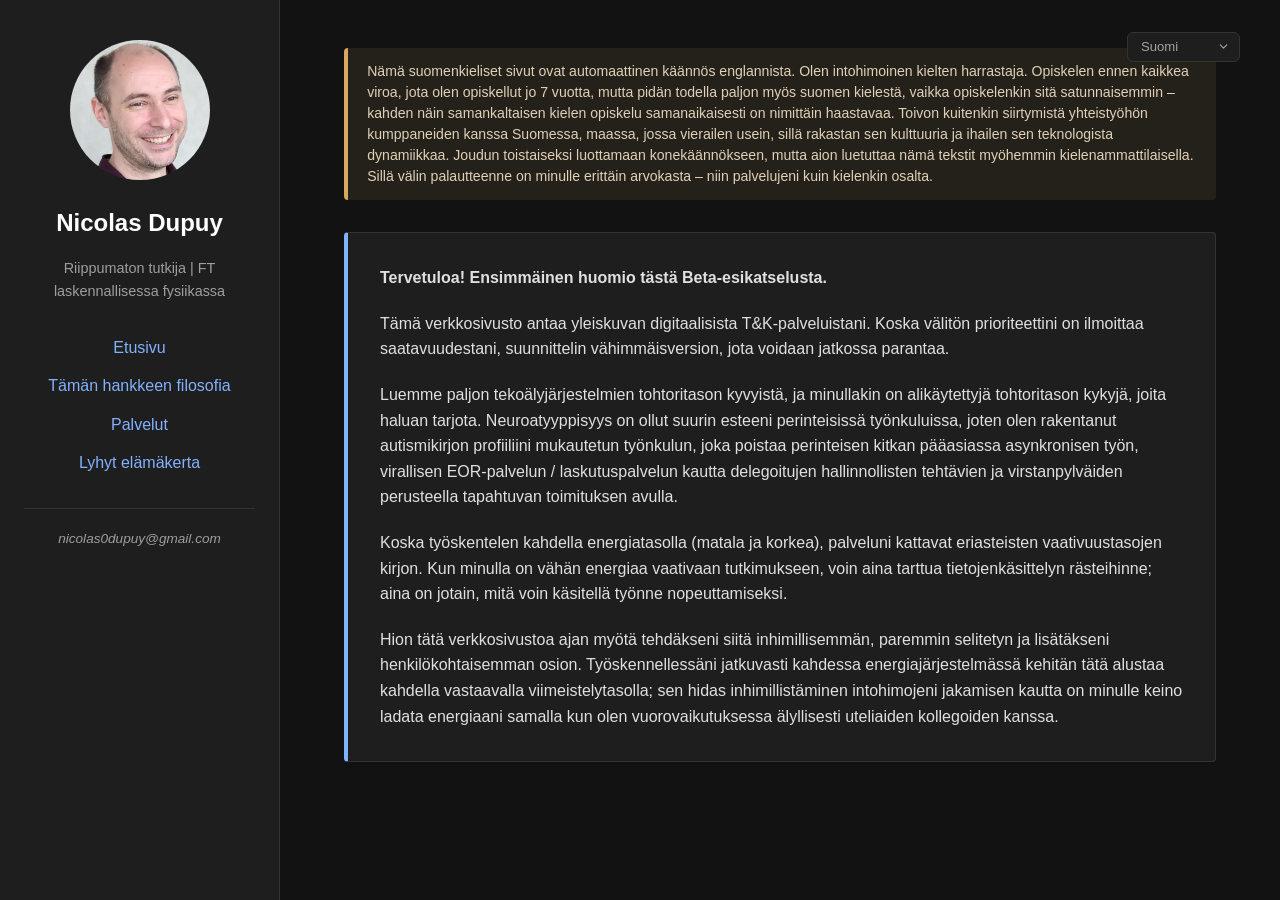
<file: fi/index.html>
<!DOCTYPE html>
<html lang="fi">
    <head>
        <meta charset="UTF-8">
        <meta name="viewport" content="width=device-width, initial-scale=1.0">
        <title>Nicolas Dupuy</title>
        <link rel="stylesheet" href="../style.css">
    </head>
    <body>

        <nav class="sidebar">
            <img src="../profile.webp" alt="Nicolas Dupuy" class="profile-pic">
            <h1 class="sidebar-name">Nicolas Dupuy</h1>
            <p class="sidebar-title">Riippumaton tutkija | FT laskennallisessa fysiikassa</p>
            <ul class="nav-links">
                <li><a href="#home">Etusivu</a></li>
                <li><a href="#section1">Tämän hankkeen filosofia</a></li>
                <li><a href="#section2">Palvelut</a></li>
                <li><a href="#section3">Lyhyt elämäkerta</a></li>
                <li class="nav-contact-item"><a href="mailto:nicolas0dupuy@gmail.com" class="email-link">nicolas0dupuy@gmail.com</a></li>
            </ul>
        </nav>

        <main class="content">
            <div class="lang-selector-container">
                <select class="lang-select" onchange="if(this.value) window.location.href=this.value;">
                    <option value="../index.html">English</option>
                    <option value="../fr/index.html">Français</option>
                    <option value="../de/index.html">Deutsch</option>
                    <option value="../sv/index.html">Svenska</option>
                    <option value="../et/index.html">Eesti</option>
                    <option value="" selected>Suomi</option>
                    <option value="../ru/index.html">Русский</option>
                    <option value="../uk/index.html">Українська</option>
                    <option value="../cs/index.html">Čeština</option>
                    <option value="../hu/index.html">Magyar</option>
                </select>
            </div>
            <section id="home">
                <div class="translation-notice">
                    Nämä suomenkieliset sivut ovat automaattinen käännös englannista. Olen intohimoinen kielten harrastaja. Opiskelen ennen kaikkea viroa, jota olen opiskellut jo 7 vuotta, mutta pidän todella paljon myös suomen kielestä, vaikka opiskelenkin sitä satunnaisemmin – kahden näin samankaltaisen kielen opiskelu samanaikaisesti on nimittäin haastavaa. Toivon kuitenkin siirtymistä yhteistyöhön kumppaneiden kanssa Suomessa, maassa, jossa vierailen usein, sillä rakastan sen kulttuuria ja ihailen sen teknologista dynamiikkaa. Joudun toistaiseksi luottamaan konekäännökseen, mutta aion luetuttaa nämä tekstit myöhemmin kielenammattilaisella. Sillä välin palautteenne on minulle erittäin arvokasta – niin palvelujeni kuin kielenkin osalta.
                </div>
                <div class="intro-cadre">
                    <p><strong>Tervetuloa! Ensimmäinen huomio tästä Beta-esikatselusta.</strong></p>
                    <p>Tämä verkkosivusto antaa yleiskuvan digitaalisista T&K-palveluistani. Koska välitön prioriteettini on ilmoittaa saatavuudestani, suunnittelin vähimmäisversion, jota voidaan jatkossa parantaa.</p>
                    <p>Luemme paljon tekoälyjärjestelmien tohtoritason kyvyistä, ja minullakin on alikäytettyjä tohtoritason kykyjä, joita haluan tarjota. Neuroatyyppisyys on ollut suurin esteeni perinteisissä työnkuluissa, joten olen rakentanut autismikirjon profiiliini mukautetun työnkulun, joka poistaa perinteisen kitkan pääasiassa asynkronisen työn, virallisen EOR-palvelun / laskutuspalvelun kautta delegoitujen hallinnollisten tehtävien ja virstanpylväiden perusteella tapahtuvan toimituksen avulla.</p>
                    <p>Koska työskentelen kahdella energiatasolla (matala ja korkea), palveluni kattavat eriasteisten vaativuustasojen kirjon. Kun minulla on vähän energiaa vaativaan tutkimukseen, voin aina tarttua tietojenkäsittelyn rästeihinne; aina on jotain, mitä voin käsitellä työnne nopeuttamiseksi.</p>
                    <p>Hion tätä verkkosivustoa ajan myötä tehdäkseni siitä inhimillisemmän, paremmin selitetyn ja lisätäkseni henkilökohtaisemman osion. Työskennellessäni jatkuvasti kahdessa energiajärjestelmässä kehitän tätä alustaa kahdella vastaavalla viimeistelytasolla; sen hidas inhimillistäminen intohimojeni jakamisen kautta on minulle keino ladata energiaani samalla kun olen vuorovaikutuksessa älyllisesti uteliaiden kollegoiden kanssa.</p>
                </div>
            </section>
            <section id="section1">
                <div class="translation-notice">
                    Nämä suomenkieliset sivut ovat automaattinen käännös englannista. Olen intohimoinen kielten harrastaja. Opiskelen ennen kaikkea viroa, jota olen opiskellut jo 7 vuotta, mutta pidän todella paljon myös suomen kielestä, vaikka opiskelenkin sitä satunnaisemmin – kahden näin samankaltaisen kielen opiskelu samanaikaisesti on nimittäin haastavaa. Toivon kuitenkin siirtymistä yhteistyöhön kumppaneiden kanssa Suomessa, maassa, jossa vierailen usein, sillä rakastan sen kulttuuria ja ihailen sen teknologista dynamiikkaa. Joudun toistaiseksi luottamaan konekäännökseen, mutta aion luetuttaa nämä tekstit myöhemmin kielenammattilaisella. Sillä välin palautteenne on minulle erittäin arvokasta – niin palvelujeni kuin kielenkin osalta.
                </div>
                <h2>Tämän hankkeen filosofia</h2>

                <!-- Unified Introduction Context Block -->
                <div class="philosophy-intro-text">
                    <p><strong>Olen Nicolas, riippumaton tutkija, joka pyörittää tätä tutkimuksen ja datatieteen tukipalvelua.</strong></p>
                    <p>Tarjoan modulaarisen palveluvalikon aina tieteellisestä tutkimuksesta datatieteeseen tarjoten ulkoista tukea tehtäviin, joita tiiminne on siirrettävä eteenpäin.</p>
                    <p>Rakensin tämän raamiston ohjelmistotekniikasta inspiroituneen lippujärjestelmän (ticket-based system) ympärille, joka on mukautettu muuttuvaan työkuormaani autismikirjon tutkijana. Maksaminen tapahtuu virstanpylväittäin tulosten hyväksymisen jälkeen EOR-palvelun (laskutuspalvelun) kautta, mikä tekee koko yhteistyöstä valmiiksi käyttövalmiin (plug-and-play).</p>
                    <p><strong>Yksityiskohtaisemmin:</strong></p>
                </div>
                <div class="tabs-container">
                    <!-- Barre de navigation à 3 onglets -->
                    <div class="tab-buttons grid-three">
                        <button class="tab-btn active" data-target="phil-what">Mitä teen...</button>
                        <button class="tab-btn" data-target="phil-why">Miksi</button>
                        <button class="tab-btn" data-target="phil-autism">Autismikirjon profiili</button>
                    </div>

                    <!-- Contenu des onglets -->
                    <div class="tab-content">

                        <!-- Onglet 1 : What I do -->
                        <div id="phil-what" class="tab-panel active">

                            <h4 style="margin-top: 1.5rem; color: #ffffff;">Mitä teen muutamalla rivillä:</h4>
                            <ul style="padding-left: 1.2rem; color: #e0e0e0;">
                                <li style="margin-bottom: 0.8rem;"><strong>Kertyneiden projektien ja insinöörityön rästien purkaminen:</strong> Otan vastuun kertyneistä tutkimus- ja datatiedetyökuormistanne. Tämä sisältää syrjään jätettyjen toissijaisten hypoteesien tutkimisen tai tiiminne suorituskyvyn laajentamisen kiireellisissä laskentatehtävissä. Toimin toimiala-agnostisena tutkijana.</li>
                                <li style="margin-bottom: 0.8rem;"><strong>Arvopohjaiset virstanpylväät:</strong> Jaamme teknisen tiekartan yhdessä projektilipuiksi, määrittäen kullekin virstanpylväälle kiinteän arvon ja arvioidut aikataulut. Siitä eteenpäin hallitsen aikatauluani täysin itsenäisesti. Pidämme toisemme ajan tasalla asynkronisten päivitysten kautta, mikä poistaa muodollisten kokousten lisäkuorman.</li>
                                <li style="margin-bottom: 0rem;"><strong>Mukautuva toteutus:</strong> Käsittelen työvaiheet aina alusdatan tutkimisesta erikoistuneisiin numeerisiin simulointeihin tai teoreettisiin tutkimuksiin. Työnkulkuni mukautuu kognitiiviseen saatavuuteeni suuntaamalla huippukeskittymisen vaativiin matemaattisiin tutkimuksiin samalla kun sovellan lineaarista tietojenkäsittelyä tasaisen operatiivisen vauhdin ylläpitämiseksi.</li>
                            </ul>
                        </div>

                        <!-- Onglet 2 : Why -->
                        <div id="phil-why" class="tab-panel">
                            <ul style="padding-left: 1.2rem; color: #e0e0e0;">
                                <li style="margin-bottom: 0.8rem;"><p><strong>Tutkimus intohimona:</strong> Vuosia sitten en uskonut voivani tulla tutkijaksi hyvästä akateemisesta menestyksestä huolimatta. Pysyin yliopistolla, koska rakastin oppimista, ja sain lopulta mahdollisuuden väitellä tohtoriksi. Teknisten tiimien tukeminen on minun tapani tehdä yhteistyötä erinomaisten tutkijoiden kanssa kiehtovissa projekteissa, mikä mahdollistaa oppimisen jatkamisen samalla kun edistän heidän edistystään ja menen väitöskirjaani pidemmälle.</p></li>
                                <li style="margin-bottom: 0.8rem;"><p><strong>Oppimisvauhtini hyödyntäminen:</strong> Olen akadeeminen kirjatoukka. Näin pääasiassa opiskelinkin: työskentelin kotiopettajana ja ostin sitten läjiittäin oppikirjoja ja tutkimuskirjoja. En ole koskaan lopettanut. Tänään, käyttämällä historiallisten instituutioiden kuten Collège de Francen tai Stanford digitaalista mediaa, opiskelulistani on pidempi kuin lapsen joululahjalista (kuten sitä kutsun). Autismiin liittyvä intensiivinen keskittyminen ei ole legendaa. Kun minulle kehittyy pakkomielle, en tee asioita puolitiehen. Tämä antaa minulle vauhdin tehdä laadukasta ja keskittynyttä työtä pitkiä aikoja.</p></li>
                                <li style="margin-bottom: 0.8rem;"><p><strong>Tieteidenvälinen dynamiikka:</strong> Päinvastoin kuin perinteiset tutkimuspolut, jotka vaativat äärimmäistä erikoistumista yhdelle alalle, kukoistan useiden alojen tutkimisessa. Vaikka tämä olisi rajoite pysyvässä akadeemisessa tehtävässä, riippumaton raamistani muuttaa tämän monipuolisuuden tarpeen voimavaraksi. Se mahdollistaa matemaattisten taitojeni soveltamisen agnostisesti eri sektoreilla siirtäen analyyttisiä työkaluja rahoituksen, lääketieteen, teoreettisen fysiikan ja sovellettujen dataputkien välillä.</p></li>
                            </ul>
                        </div>

                        <!-- Onglet 3 : Autism Notes -->
                        <div id="phil-autism" class="tab-panel">
                            <p><em>„Autismikirjon häiriöt (ASD) ovat moninainen sairauksien ryhmä. Niille on omaista tietty vaikeus sosiaalisessa vuorovaikutuksessa ja viestinnässä. Muita ominaisuuksia ovat epätyypilliset toiminta- ja käyttäytymismallit, kuten vaikeus siirtyä toiminnasta toiseen, keskittyminen yksityiskohtiin ja epätavalliset reaktiot aistimuksiin,“</em> toteaa WHO, joka arvioi esiintyvyydeksi noin 1 ihmisen 127:stä maailman väestössä.</p>
                            <p>Miten on laita akadeemisessa maailmassa? Vaikka akateemisen maailman esiintyvyydestä ei ole suoria maailmanlaajuisia väestönlaskentatilastoja, Simon Baron-Cohen julkaisi vuonna 2001 artikkelin, jossa mitattiin keskimääräistä autismi-osamäärää (AQ) eri populaatioissa. Asteikolla 0–50, jossa yleisväestön keskiarvo on 16,4 (± 6,4) ja kliinisesti diagnosoidun autistisen väestön keskiarvo 35,8 (± 6,5), matematiikan opiskelijat saivat pistemäärän 21,5 (± 6,5), mikä oli hieman alhaisempi kuin 16 UK:n olympiavoittajalla (24,5 ± 5,7).</p>
                            <p>Tarkasteltaessa autismia työelämässä, erikoistuneiden järjestöjen, kuten National Autistic Societyn ja Yhdistyneen kuningaskunnan tilastokeskuksen (ONS) tiedot osoittavat, että autismilla on alhaisin työllisyysaste kaikista vammaisuusluokista – vain noin 21,7 % autistisista aikuisista on mielekkäässä työssä (vuoden 2020 tiedot), hieman vaikeavammaisten aikuisten alapuolella.</p>
                            <p>Silti autismikirjo kattaa laajan valikoiman tilanteita ja älyllisiä tasoja. Tohtori Neil Kenny keräsi arvokkaita todistuksia Irlannin korkeakoulutuksen akateemikoilta (<em>„Tell me what my job is“: A Qualitative Exploration of the Experiences of Autistic Academic Staff working in Higher Education in Ireland</em>), ja voin lisätä omani. Jos luette sen, tässä on joitain käsiteltyjä teemoja:</p>

                            <ol style="padding-left: 1.2rem; color: #e0e0e0; margin-top: 1rem;">
                                <li style="margin-bottom: 0.8rem;"><strong>Diagnosin saaminen poistaa suuren taakan:</strong> Todellakin, minusta se tuntui kuin olisin kani, joka päätyi vahingossa kissaperheeseen ja jolle vihdoin kerrotaan, että vaikka rakastan heitä, pienet mukautukset, kuten lintujen metsästyksestä tai öisestä vaeltelusta pidättäytyminen, tekisivät elämästäni paljon parempaa.</li>
                                <li style="margin-bottom: 0.8rem;"><strong>Ajan hahmottaminen on drastisesti erilainen</strong> neurodivergenttien ja neurotyypillisten ihmisten välillä ja jopa kahden autistisen henkilön välillä. Tutkimuksessa yksi osallistuja kuvailee pystyvänsä keskittymään yhteen tehtävään tunteja tajuamatta ajan kulumista, kun taas toinen tarvitsee taukoja useammin kuin kollegansa. Olen täysin sen keskellä: rakastin shakkikilpailuja 17-vuotiaana, joissa klo 9 aamulla alkavat koko päivän kestävät pelit saattoivat kestää jopa 8 tuntia. Kokeilin yhtä vaikeimmista pääsykokeista École Normale Supérieureen (ENS); koska en seurannut perinteistä polkua, minulla oli kamalat tulokset, mutta nautin haasteesta erittäin paljon. Silti jopa tehtävässä, jossa olen erinomainen, jos mieleni on myrkyllisten ajatusten peitossa, ajan hahmottamiseni on täysin päinvastainen.</li>
                                <li style="margin-bottom: 0.8rem;"><strong>Rutiinit ja organisaatio:</strong> Meillä kaikilla on omat rutiinimme ja organisaatio voi olla sotkuinen. Minulle moniajo (multitasking) on kuin yrittäisi jongleerata useilla keiloilla samanaikaisesti, ja jopa kaksi määräaikaa, jopa erittäin kaukaiset, voivat lukita minut täysin.</li>
                                <li style="margin-bottom: 0.8rem;"><strong>Naamioituminen (masking):</strong> Takaisin kani-rooliin teidät adoptoineen kissaperheen keskellä. Rakastatte heitä, haluatte viettää aikaa ja tehdä asioita heidän kanssaan, mutta heillä on instinktejä, joita teillä ei ole. Joten yritätte tehdä samoin tiedostamattoman kopiointimekanismin kautta, mutta mielenne huutaa kivusta. Tämä on usein uupumuksen pääsyy, joka johtaa loppuunpalamiseen.</li>
                                <li style="margin-bottom: 0.8rem;"><strong>Aistien ylikuormitus:</strong> Lisään sen uupumuksen ja loppuunpalamisen kriittisenä syynä. Väsyneenä ruuhkaisissa julkisissa tiloissa toistuvat kuulutukset junaa odotettaessa, moottorin paukahdukset tai skannerin piippaukset supermarketin kassalla pakottavat aivojamme työskentelemään jatkuvasti, ikään kuin käsittelisimme aktiivisesti dataa.</li>
                                <li style="margin-bottom: 0rem;"><strong>Enemmän vastineeksi vaivoistamme:</strong> Varmasti autistina oleminen tekee elämästä monimutkaista, mutta en haluaisi olla erilainen. Tutkimukseen osallistujat ylistävät huippukeskittymistään ja haluaan mennä syvemmälle intohimoihinsa. En minäkään haluaisi koskaan menettää iloa oppia loogisia asioita tällaisella intensiteetillä.</li>
                            </ol>
                        </div>

                    </div>
                </div>
            </section>
            <section id="section2">
                <div class="translation-notice">
                    Nämä suomenkieliset sivut ovat automaattinen käännös englannista. Olen intohimoinen kielten harrastaja. Opiskelen ennen kaikkea viroa, jota olen opiskellut jo 7 vuotta, mutta pidän todella paljon myös suomen kielestä, vaikka opiskelenkin sitä satunnaisemmin – kahden näin samankaltaisen kielen opiskelu samanaikaisesti on nimittäin haastavaa. Toivon kuitenkin siirtymistä yhteistyöhön kumppaneiden kanssa Suomessa, maassa, jossa vierailen usein, sillä rakastan sen kulttuuria ja ihailen sen teknologista dynamiikkaa. Joudun toistaiseksi luottamaan konekäännökseen, mutta aion luetuttaa nämä tekstit myöhemmin kielenammattilaisella. Sillä välin palautteenne on minulle erittäin arvokasta – niin palvelujeni kuin kielenkin osalta.
                </div>
                <!-- Services Section Header & Introduction (Ultra-Clean & Pure HTML) -->
                <div class="services-container">
                    <div class="services-header">
                        <h2>Palvelut</h2>
                        <span class="status-badge">
                            🌱 <strong>Aloitusvaihe:</strong> palautteenne on tärkeää vastataksemme paremmin tarpeisiinne
                        </span>
                    </div>

                    <div class="services-intro-text">
                        <p>
                            Täältä löydätte palvelulistani, jota voin laajentaa ajan myötä alkaessani opiskella jotain uutta. Nämä on suunniteltu ennen kaikkea tuomaan teille taitoja, joita olen kehittänyt jatkuvan oppimisen kautta vuosien varrella useilla akateemisilla poluilla.
                        </p>
                        <p class="framework-note">
                            Ennustettavan, erittäin ammattimaisen ja stressittömän yhteistyön varmistamiseksi meille molemmille sovellan useimpiin näistä moduuleista yhtenäistä raamistoa:
                        </p>
                    </div>

                    <div class="services-grid">
                        <div class="feature-card">
                            <h3>💼 Hallinnollinen helppous</h3>
                            <p>Natiivi Employer of Record (EOR) -palvelun tai ranskaisen laskutuspalvelun käyttö kaikkien sopimusten, laskujen ja vaatimustenmukaisuuden hoitamiseksi.</p>
                        </div>
                        <div class="feature-card">
                            <h3>✅ Riskittömät virstanpylväät</h3>
                            <p>Maksu tapahtuu tiukasti <strong>virstanpylvään hyväksymisen jälkeen</strong>, ottaen mallia lippujen ja rästien hallinnasta nykyaikaisissa IT-yrityksissä.</p>
                        </div>
                        <div class="feature-card">
                            <h3>📥 Työkuorman purkaminen</h3>
                            <p>Erityisesti suunniteltu ottamaan vastaan tietojenkäsittelyn rästejänne ja toissijaisia hypoteesejanne vapauttaen ydintiiminne tehtävistä, joihin heillä ei ole aikaa.</p>
                        </div>
                        <div class="feature-card">
                            <h3>🧩 Mukautettu kognitiivinen tahti</h3>
                            <p>Laaja vaativuustasojen kirjo aina junioritehtävistä syvälliseen tutkimukseen. Tämä mahdollistaa minulle autismikirjon tutkijana aikani ja kognitiivisen kuormitukseni hallinnan nykyisen keskittymiskykyni mukaan.</p>
                        </div>
                    </div>

                    <div class="services-footer">
                        <p>Onko teillä mukautettu vaatimus tämän vakiokatalogin ulkopuolella?</p>
                        <a href="mailto:nicolas0dupuy@gmail.com" class="contact-button">✉️ Ota yhteyttä: nicolas0dupuy@gmail.com</a>
                    </div>
                </div>

                <div id="hashtag-menu" class="hashtag-menu-container"></div>

                <!-- ==================== SERVICE 1 ==================== -->
                <div class="service-card" data-tags="ComputationalPhysics,AppliedMathematics">
                    <h3 class="service-title">Tieteellinen laskenta & Numeerinen simulointi</h3>

                    <input type="checkbox" id="toggle-service-1" class="card-toggle-input">
                    <div class="card-fold-content">
                        <div class="service-description">
                            <p>Tekninen ja teoreettinen tuki tutkimukselle, koodin toteutukselle, fysikaalisten järjestelmien simuloinneille ja matemaattiselle mallinnukselle. Toimitetaan pääasiassa etätyönä, valinnaisilla panostuksilla paikan päällä.</p>
                            <p>Projektit on jäsennelty itsenäisiksi virstanpylväiksi, joissa on selkeät määritelmät ja päätepisteet, mikä varmistaa, että kuka tahansa tiimin jäsen voi helposti seurata ja integroida kunkin tuloksen.</p>
                            <p>Virstanpylväät voivat olla teoreettinen tutkimus tai algoritmin toteutus ja muodostavat perustan valmistuttua laskutettaville elementeille, mikä suojaa budjettianne. Hinnasta sovitaan kullekin virstanpylväälle eikä se muutu, jos tarvitsen lisäaikaa, mikä tarjoaa teille vakautta ja ennustettavuutta antaen samalla minulle vähemmän painetta ja mahdollisuuden laadukkaaseen oppimisaikaan.</p>
                            <p>Tämä rakenne on suunniteltu auttamaan tiimejä tai tutkijoita purkamaan kesken eräisiä sivuvirtaprojekteja ja arvioimaan vaihtoehtoisia hypoteeseja samalla kun päätiiminne keskittyvät ensisijaisiin projekteihinsa.</p>
                            <p>Pitkäaikaisia kumppanuuksia voidaan ennakoida oppimiskäyräni hyötyjen varmistamiseksi, sillä opiskelen aktiivisesti numeerisia menetelmiä tutkijatason aloitustasolla.</p>
                        </div>
                        <div class="service-commentary">
                            <h4>Henkilökohtainen huomio</h4>
                            <p>Löysin tieteellisen laskennan maisteriharjoitteluni aikana ennen väitöskirjaani. Noina aikoina sovellin useita kvanttikemian menetelmiä (joita tarjoan palvelussa Kvanttikemia & Materiaalien mallinnus), ja sisälläni oleva matemaatikko halusi jo ymmärtää niiden perusteet. Tarjoan tätä palvelua, koska jatkuva oppimiseni tällä alalla yhdistettynä kokemukseeni voi löytää monenlaista käyttöä sekä teollisuudessa että akateemisessa maailmassa, joissa käytännön lisätuesta on usein puutetta. Viitteinä käytän käytännössäni muun muassa: Quarteroni et al.:n *Numerical Mathematics*, Grégoire Allairen *Analyse numérique et optimisation* (Éditions de l'École Polytechnique), Mallatin kirjoja ja luentoja aallokkeista sekä Pohjolaisen *Mathematical Modeling*.</p>
                        </div>
                        <div class="card-fold-fade"></div>
                    </div>
                    <label for="toggle-service-1" class="card-toggle-label"></label>

                    <div class="service-tags">
                    <span class="tag" onclick="filterByTag('ComputationalPhysics')">#ComputationalPhysics</span>
                    <span class="tag" onclick="filterByTag('AppliedMathematics')">#AppliedMathematics</span>
                
                    </div>
                </div>

                <!-- ==================== SERVICE 2 ==================== -->
                <div class="service-card" data-tags="ComputationalPhysics">
                    <h3 class="service-title">Kvanttikemia & Materiaalien mallinnus</h3>

                    <input type="checkbox" id="toggle-service-2" class="card-toggle-input">
                    <div class="card-fold-content">
                        <div class="service-description">
                            <p>Molekyylimallinnus, elektronisen tai geometrisen rakenneen laskelmat sekä kvanttisimuloinnit perus- ja viritystiloille, mukaan lukien DFT- ja Quantum Monte Carlo -työvoot. Toimitetaan pääasiassa etätyönä, valinnaisilla panostuksilla paikan päällä.</p>
                            <p>Projektit on jäsennelty itsenäisiksi virstanpylväiksi, joissa on selkeät määritelmät ja päätepisteet, mikä varmistaa, että kuka tahansa tiimin jäsen voi helposti seurata ja integroida kunkin tuloksen.</p>
                            <p>Virstanpylväät voivat olla yksinkertaisesti elektronisen rakenteen DFT-optimointi (tutkittavien molekyylien erässä) tai vaihtoehtoisten menetelmien teoreettinen tutkimus, ja ne muodostavat perustan valmistuttua laskutettaville elementeille, mikä suojaa budjettianne. Hinnasta sovitaan kullekin virstanpylväälle eikä se muutu, jos tarvitsen lisäaikaa, mikä tarjoaa teille vakautta ja ennustettavuutta antaen samalla minulle vähemmän painetta ja mahdollisuuden laadukkaaseen oppimisaikaan.</p>
                            <p>Tämä rakenne on suunniteltu auttamaan tiimejä tai tutkijoita purkamaan kesken eräisiä sivuvirtaprojekteja ja arvioimaan vaihtoehtoisia hypoteeseja samalla kun päätiiminne keskittyvät ensisijaisiin projekteihinsa.</p>
                            <p>Pitkäaikaisia kumppanuuksia voidaan ennakoida oppimiskäyräni hyötyjen varmistamiseksi, sillä mukautan aktiivisesti olemassa olevia laskentatyövoogojani teidän erityisiin tutkimusongelmiinne.</p>
                        </div>
                        <div class="service-commentary">
                            <h4>Henkilökohtainen huomio</h4>
                            <p>Sain väitöskirjani (2012–2016) valmiiksi laskennallisessa fysiikassa keskittyen grafeenin kaltaisten molekyylien Quantum Monte Carlo -optimointiin, perustilan elektronirakenteisiin, singletti/tripletti-viritystiloihin ja voimakkaasti korreloituneiden järjestelmien geometriaan. Vaikka en ole vielä ottanut käyttöön molekyylidynamiikan dataputkia tai integroinut koneoppimista perinteisiin fysiikan työnkulkuihin, haluan erittäin mielelläni oppia, toteuttaa ja mukauttaa näitä menetelmiä projekteissanne. Fysiikan intohimoni lisäksi minulle kehittyi varhainen kiinnostus kvanttilaskentaan. Suoritin MITxPRO:n ammatilliset sertifikaattiohjelmat 'Quantum Computing Fundamentals' ja 'Quantum Computing Realities' ja haluan mielelläni edistää tämän alan kehitystä.</p>
                        </div>
                        <div class="card-fold-fade"></div>
                    </div>
                    <label for="toggle-service-2" class="card-toggle-label"></label>

                    <div class="service-tags">
                    <span class="tag" onclick="filterByTag('ComputationalPhysics')">#ComputationalPhysics</span>
                
                    </div>
                </div>

                <!-- ==================== SERVICE 3 ==================== -->
                <div class="service-card" data-tags="QuantitativeFinance,AppliedMathematics">
                    <h3 class="service-title">Numeeriset menetelmät kvantitatiivisessa rahoituksessa</h3>

                    <input type="checkbox" id="toggle-service-3" class="card-toggle-input">
                    <div class="card-fold-content">
                        <div class="service-description">
                            <p>Numeeristen mallien, stokastisten simulointien ja matemaattisten raamien toteutus ja validointi kvantitatiiviselle rahoitukselle. Toimitetaan pääasiassa etätyönä, valinnaisilla panostuksilla paikan päällä.</p>
                            <p>Projektit on jäsennelty itsenäisiksi virstanpylväiksi, joissa on selkeät määritelmät ja päätepisteet, mikä varmistaa, että kuka tahansa tiimin jäsen voi helposti seurata ja integroida kunkin tuloksen.</p>
                            <p>Virstanpylväs voi olla Value-at-Risk (VaR) -arviointi, käsiteltävä, kehitettävä tai analysoitava dataerä tai tutkittava teoreettinen malli, ja se muodostaa perustan valmistuttua laskutettaville elementeille, mikä suojaa budjettianne. Hinnasta sovitaan kullekin virstanpylväälle eikä se muutu, jos tarvitsen lisäaikaa, mikä tarjoaa teille vakautta ja ennustettavuutta antaen samalla minulle vähemmän painetta ja mahdollisuuden laadukkaaseen oppimisaikaan.</p>
                            <p>Tämä rakenne on suunniteltu auttamaan tiimejä tai tutkijoita purkamaan kesken eräisiä sivuvirtaprojekteja ja arvioimaan vaihtoehtoisia hypoteeseja samalla kun päätiiminne keskittyvät ensisijaisiin projekteihinsa.</p>
                            <p>Pitkäaikaisia kumppanuuksia voidaan ennakoida oppimiskäyräni hyötyjen varmistamiseksi, sillä erikoistun aktiivisesti kvantitatiivisen rahoituksen menetelmiin nojaten kvantitatiivisen tutkimuksen taustaani.</p>
                        </div>
                        <div class="service-commentary">
                            <h4>Henkilökohtainen huomio</h4>
                            <p>Aloitin viime vuonna aktiivisesti erikoistumisen kvantitatiivisen rahoituksen menetelmiin nojaten seitsemän vuoden datatieteen opetukseeni Paris School of Businessissa tiiviissä kontaktissa rahoitusalan ammattilaisten kanssa. Seuraava henkilökohtainen virstanpylvääni on tehdä yhteistyötä aktiivisten tutkijoiden ja käytännön toimijoiden kanssa oppien tekemällä. Kumppanuus mahdollistaa sen, että koulutatte pitkäaikaisen yhteistyökumppanin, joka ymmärtää syvällisesti ympäristöänne. Ottaen huomioon vahvojen kvantitatiivisten osaajien napuuden nykymarkkinoilla, tämä kumppanuus mahdollistaa harvinaisten maisteriprofiilien vaikean etsinnän ohittamisen ja tohtoritason tutkijan varmistamisen, jolla on osoitettu analyyttinen kypsyys. Otan mielelläni vastaan aloitustason tehtäviä opiskellessani perusasioita, ja kokeneena lehtorina voin myös edistää harjoittelijoidenne kouluttamista tuoreesti hankkimillani tiedoilla. Positioimalla itseni tutkijoiden ja käytännön toimijoiden rajapintaan, älkää epäröikö ottaa yhteyttä, jos tarvitsette yhdistäjää. Keskitän eurooppalaiset panokseni Ranskaan, kotimaahani, sekä Pohjoismaihin ja Baltiaan, jotka ovat lempialueitani.</p>
                        </div>
                        <div class="card-fold-fade"></div>
                    </div>
                    <label for="toggle-service-3" class="card-toggle-label"></label>

                    <div class="service-tags">
                    <span class="tag" onclick="filterByTag('QuantitativeFinance')">#QuantitativeFinance</span>
                    <span class="tag" onclick="filterByTag('AppliedMathematics')">#AppliedMathematics</span>
                
                    </div>
                </div>

                <!-- ==================== SERVICE 4 ==================== -->
                <div class="service-card" data-tags="AppliedMathematics">
                    <h3 class="service-title">Konveksi optimointi & Matemaattinen ohjelmointi</h3>

                    <input type="checkbox" id="toggle-service-4" class="card-toggle-input">
                    <div class="card-fold-content">
                        <div class="service-description">
                            <p>Optimointiongelmien (kuten LP, QP, SOCP, SDP) muotoilu ja ratkaiseminen fysikaalisten tai operatiivisten rajoitteiden alaisuudessa. Toimitetaan pääasiassa etätyönä, valinnaisilla panostuksilla paikan päällä.</p>
                            <p>Projektit on jäsennelty itsenäisiksi virstanpylväiksi, joissa on selkeät määritelmät ja päätepisteet, mikä varmistaa, että kuka tahansa tiimin jäsen voi helposti seurata ja integroida kunkin tuloksen.</p>
                            <p>Virstanpylväät voivat olla fysikaalisten tai operatiivisten rajoitteiden kääntäminen konveksin ohjelmoinnin malliksi tai suorituskyvyn vertailusarja, joka vertailee eri ratkaisijoita aineistossa, ja ne muodostavat perustan valmistuttua laskutettaville elementeille, mikä suojaa budjettianne. Hinnasta sovitaan kullekin virstanpylväälle eikä se muutu, jos tarvitsen lisäaikaa, mikä tarjoaa teille vakautta ja ennustettavuutta antaen samalla minulle vähemmän painetta ja mahdollisuuden laadukkaaseen oppimisaikaan.</p>
                            <p>Tämä rakenne on suunniteltu auttamaan tiimejä tai tutkijoita purkamaan kesken eräisiä sivuvirtaprojekteja ja arvioimaan vaihtoehtoisia hypoteeseja samalla kun päätiiminne keskittyvät ensisijaisiin projekteihinsa.</p>
                            <p>Pitkäaikaisia kumppanuuksia voidaan ennakoida oppimiskäyräni hyötyjen varmistamiseksi, sillä hiot jatkuvasti käytännön hallintaani Stephen Boydin raameja käyttäen.</p>
                        </div>
                        <div class="service-commentary">
                            <h4>Henkilökohtainen huomio</h4>
                            <p>Aloitin konveksin optimoinnin opiskelun vasta äskettäin numeeristen menetelmien kiinnostukseni jatkeena. Otan lähtökohdakseni Stephen Boydin julkisesti saatavilla olevat luennot ja oppikirjan sekä Yang Zhengin algoritmiset luentomuistiinpanot ja Ben-Talin ja Nemirovskin klassikkoteoksen *Lectures on Modern Convex Optimization*. Varhainen kumppanuus varmistaa teille yhä erikoistuneemman optimointiasiantuntijan operatiivisten ja fysikaalisten pullonkaulojenne mallintamiseen. Jos tarvitsette osaamista, jota minulla ei vielä ole, älkää epäröikö ilmoittaa minulle taitojen hankkimisen tavoitteiden asettamiseksi, jotta voin tukea teitä tehtävissä, joissa teiltä puuttuu ammattitaitoista työvoimaa.</p>
                        </div>
                        <div class="card-fold-fade"></div>
                    </div>
                    <label for="toggle-service-4" class="card-toggle-label"></label>

                    <div class="service-tags">
                    <span class="tag" onclick="filterByTag('AppliedMathematics')">#AppliedMathematics</span>
                
                    </div>
                </div>

                <!-- ==================== SERVICE 5 ==================== -->
                <div class="service-card" data-tags="ComputerVision,MachineLearning">
                    <h3 class="service-title">Tietokonenäön tutkimus</h3>

                    <input type="checkbox" id="toggle-service-5" class="card-toggle-input">
                    <div class="card-fold-content">
                        <div class="service-description">
                            <p>Tekninen ja teoreettinen tuki tietokonenäköalgoritmien, matemaattisten perusteiden ja numeeristen toteutusten kehittämiseen kattaen klassiset geometriset lähestymistavat, koneoppimisen arkkitehtuurit ja generatiiviset mallit. Toimitetaan pääasiassa etätyönä, valinnaisilla panostuksilla paikan päällä.</p>
                            <p>Projektit on jäsennelty itsenäisiksi virstanpylväiksi, joissa on selkeät määritelmät ja päätepisteet, mikä varmistaa, että kuka tahansa tiimin jäsen voi helposti seurata ja integroida kunkin tuloksen.</p>
                            <p>Virstanpylväät voivat vaihdella yksinkertaisesta kuvankäsittelytehtävästä tai tutkimuspaperin algoritmisesta toteutuksesta teoreettisen kehyksen matemaattiseen auditointiin, ja ne muodostavat perustan valmistuttua laskutettaville elementeille, mikä suojaa budjettianne. Hinnasta sovitaan kullekin virstanpylväälle eikä se muutu, jos tarvitsen lisäaikaa, mikä tarjoaa teille vakautta ja ennustettavuutta antaen samalla minulle vähemmän painetta ja mahdollisuuden laadukkaaseen oppimisaikaan.</p>
                            <p>Tämä rakenne on suunniteltu auttamaan tiimejä tai tutkijoita purkamaan kesken eräisiä sivuvirtaprojekteja ja arvioimaan vaihtoehtoisia hypoteeseja samalla kun päätiiminne keskittyvät ensisijaisiin projekteihinsa.</p>
                            <p>Pitkäaikaisia kumppanuuksia voidaan ennakoida oppimiskäyräni hyötyjen varmistamiseksi, sillä mukautan matemaattiset taitoni nopeasti teidän erityisiin visio-ongelmiinne.</p>
                        </div>
                        <div class="service-commentary">
                            <h4>Henkilökohtainen huomio</h4>
                            <p>Löysin tietokonenäön syväoppimisbuumin jälkeen, ja sen taustalla oleva matematiikka kiehtoi minua nopeasti. Seurasin verkossa HSE-yliopiston tietokonenäön maisteriohjelman ensimmäistä vuotta (jonka keskeytti sodan syttyminen Ukrainassa) ja suoritin Stanford CS236 -generatiivisten mallien kursseja vuonna 2021. Olen yhtä lailla innostunut perusmatematiikkaa hyödyntävistä klassisista menetelmistä kuin koneoppimisesta johdetuista menetelmistä. Viitteiksi oppikirjoja, joita käytän käytännössäni, ovat muun muassa Szeliskin *Computer Vision: Algorithms and Applications* ja Gonzalez & Woodsin *Digital Image Processing*. Lisäksi akateeminen taustani sisältää differentiaaligeometrian eri tasoja – mukaan lukien Riemanni-, simplektiset ja Lie-ryhmät –, mikä tarjoaa vankan geometrisen perspektiivin työskenneltäessä korkeulotteisen visuaalisen datan tai invarianttien arkkitehtuurien parissa.</p>
                        </div>
                        <div class="card-fold-fade"></div>
                    </div>
                    <label for="toggle-service-5" class="card-toggle-label"></label>

                    <div class="service-tags">
                    <span class="tag" onclick="filterByTag('ComputerVision')">#ComputerVision</span>
                    <span class="tag" onclick="filterByTag('MachineLearning')">#MachineLearning</span>
                
                    </div>
                </div>

                <!-- ==================== SERVICE 6 ==================== -->
                <div class="service-card" data-tags="ComputerVision,DataEngineering">
                    <h3 class="service-title">Tietokonenäön sovellukset</h3>

                    <input type="checkbox" id="toggle-service-6" class="card-toggle-input">
                    <div class="card-fold-content">
                        <div class="service-description">
                            <p>Tietokonenäön työnkulkujen käytännön toteutus teollisuusautomaatiota, laadunvalvontaa ja datan esikäsittelyä varten käyttäen klassista kuvankäsittelyä ja koneoppimismalleja. Toimitetaan pääasiassa etätyönä, valinnaisilla panostuksilla paikan päällä.</p>
                            <p>Projektit on jäsennelty itsenäisiksi virstanpylväiksi, joissa on selkeät määritelmät ja päätepisteet, mikä varmistaa, että kuka tahansa tiimin jäsen voi helposti seurata ja integroida kunkin tuloksen.</p>
                            <p>Virstanpylväät voivat vaihdella OpenCV-esikäsittelyputken rakentamisesta kuvan suodatusta ja kohdistusta varten mukautetun ominaisuuksien täsmäytysskriptin kirjoittamiseen tai kevyen esikoulutetun mallin käyttöönottoon, ja ne muodostavat perustan valmistuttua laskutettaville elementeille, mikä suojaa budjettianne. Hinnasta sovitaan kullekin virstanpylväälle eikä se muutu, jos tarvitsen lisäaikaa, mikä tarjoaa teille vakautta ja ennustettavuutta antaen samalla minulle vähemmän painetta ja mahdollisuuden laadukkaaseen oppimisaikaan.</p>
                            <p>Tämä rakenne on suunniteltu auttamaan tiimejä tai tutkijoita purkamaan kesken eräisiä sivuvirtaprojekteja ja arvioimaan vaihtoehtoisia hypoteeseja samalla kun päätiiminne keskittyvät ensisijaisiin projekteihinsa.</p>
                            <p>Pitkäaikaisia kumppanuuksia voidaan ennakoida oppimiskäyräni hyötyjen varmistamiseksi, sillä laajennan aktiivisesti käytännön työkalupakkiani teollisuustason ohjelmistokirjastoilla.</p>
                        </div>
                        <div class="service-commentary">
                            <h4>Henkilökohtainen huomio</h4>
                            <p>Vaikka olen ensisijaisesti teoreetikko, olen viimeisen viiden vuoden aikana työskennellyt aktiivisesti tullakseni tietokonenäön käytännön osaajaksi. Aloitin suorittamalla varhaisia tietokonenäön kursseja alustoilla kuten Coursera, Udacity ja LearnOpenCV, ennen kuin nopeutin koulutustani ilmoittautumalla HSE-yliopiston verkkomaisteriohjelmaan – yritys, jonka valitettavasti keskeytti Ukrainan hyökkäyksen syttyminen. Tarjoan näitä palveluita täydentämään teoreettista taustaani käytännön kokemuksella kehyksessä, jossa taloudellinen riskinne on täysin poistettu virstanpylväspohjaisilla maksuilla.</p>
                        </div>
                        <div class="card-fold-fade"></div>
                    </div>
                    <label for="toggle-service-6" class="card-toggle-label"></label>

                    <div class="service-tags">
                    <span class="tag" onclick="filterByTag('ComputerVision')">#ComputerVision</span>
                    <span class="tag" onclick="filterByTag('DataEngineering')">#DataEngineering</span>
                
                    </div>
                </div>

                <!-- ==================== SERVICE 7 ==================== -->
                <div class="service-card" data-tags="DataEngineering,DataScience">
                    <h3 class="service-title">Data-insinöörityö & Raportointi</h3>

                    <input type="checkbox" id="toggle-service-7" class="card-toggle-input">
                    <div class="card-fold-content">
                        <div class="service-description">
                            <p>Datankäsittelyputkien, liiketoimintatiedon koontinäyttöjen ja datan laadun auditointien kehittäminen. Toimitetaan pääasiassa etätyönä, valinnaisilla panostuksilla paikan päällä.</p>
                            <p>Projektit on jäsennelty itsenäisiksi virstanpylväiksi, joissa on selkeät määritelmät ja päätepisteet, mikä varmistaa, että kuka tahansa tiimin jäsen voi helposti seurata ja integroida kunkin tuloksen.</p>
                            <p>Virstanpylväät voivat vaihdella mukautetun Python-skriptin kirjoittamisesta eri aineistojen puhdistamiseen ja yhdistämiseen SQL-kyselyiden kirjoittamiseen Google BigQueryssä tai automatisoidun koontinäytön rakentamiseen, ja ne muodostavat perustan valmistuttua laskutettaville elementeille, mikä suojaa budjettianne. Hinnasta sovitaan kullekin virstanpylväälle eikä se muutu, jos tarvitsen lisäaikaa, mikä tarjoaa teille vakautta ja ennustettavuutta antaen samalla minulle vähemmän painetta ja mahdollisuuden laadukkaaseen oppimisaikaan.</p>
                            <p>Tämä rakenne on suunniteltu auttamaan data- tai IT-tiimejä purkamaan kesken eräisiä datarästejä ja rakentamaan operatiivisia koontinäyttöjä samalla kun ydintiiminne keskittyvät päivittäisiin päätyönkulkuihinsa, mutta myös auttamaan ei-asiantuntijatiimejä kehittämään ensimmäistä infrastruktuuriaan.</p>
                            <p>Pitkäaikaisia kumppanuuksia voidaan ennakoida oppimiskäyräni hyötyjen varmistamiseksi, sillä haluan erittäin mielelläni edistää projektejanne, kunnes saavutamme havaittavia ja mitattavia tuloksia.</p>
                        </div>
                        <div class="service-commentary">
                            <h4>Henkilökohtainen huomio</h4>
                            <p>Olen opettanut datatietoa ja tietokantojen perusteita Paris School of Businessissa vuodesta 2019 lähtien terästäen samalla jatkuvasti taitojani alustoilla kuten DataCamp ja Coursera niiden alusta alkaen. Lopulta aloin luennoida muissa tunnetuissa instituutioissa opettaakseni dataa erittäin erikoistuneissa konteksteissa, kuten kyberturvallisuudessa ja rahoituksessa. Tarjoan tätä palvelua ottamaan kertyneitä rästitehtäviä pois tiiminne pöydältä – kuten datan valmistelu tai perusdataputket –, sillä se antaa minulle keskeistä käytännön kokemusta, joka syöttää suoraan henkilökohtaista T&K-työtäni.</p>
                        </div>
                        <div class="card-fold-fade"></div>
                    </div>
                    <label for="toggle-service-7" class="card-toggle-label"></label>

                    <div class="service-tags">
                    <span class="tag" onclick="filterByTag('DataEngineering')">#DataEngineering</span>
                    <span class="tag" onclick="filterByTag('DataScience')">#DataScience</span>
                
                    </div>
                </div>

                <!-- ==================== SERVICE 8 ==================== -->
                <div class="service-card" data-tags="DataScience,AppliedMathematics">
                    <h3 class="service-title">Sovellettu tilastotiede & Hypoteesien testaus</h3>

                    <input type="checkbox" id="toggle-service-8" class="card-toggle-input">
                    <div class="card-fold-content">
                        <div class="service-description">
                            <p>Koesuunnitelmien muotoilu, hypoteesien testaus, tilastollinen validointi ja taustalla olevien kaavojen erottaminen monimuuttujaisista tai korkeulotteisista aineistoista. Toimitetaan pääasiassa etätyönä, valinnaisilla panostuksilla paikan päällä.</p>
                            <p>Projektit on jäsennelty itsenäisiksi virstanpylväiksi, joissa on selkeät määritelmät ja päätepisteet, mikä varmistaa, että kuka tahansa tiimin jäsen voi helposti seurata ja integroida kunkin tuloksen.</p>
                            <p>Virstanpylväät voivat vaihdella tulevan kokeen tilastollisen kehyksen suunnittelusta olemassa olevan mallin oletusten validointiauditointiin tai täydellisen hypoteesitestin suorittamiseen avainaineistossa, ja ne muodostavat perustan valmistuttua laskutettaville elementeille, mikä suojaa budjettianne. Hinnasta sovitaan kullekin virstanpylväälle eikä se muutu, jos tarvitsen lisäaikaa, mikä tarjoaa teille vakautta ja ennustettavuutta antaen samalla minulle vähemmän painetta ja mahdollisuuden laadukkaaseen oppimisaikaan.</p>
                            <p>Tämä rakenne on suunniteltu auttamaan kvantitatiivisten ongelmien parissa työskenteleviä tiimejä (kuten rahoituksessa, lääketieteellisessä tutkimuksessa tai meteorologiassa) hypoteesien validoinnissa ja analyysirästien purkamisessa. Se on mukautettu erityisesti yrityksille ja tiimeille, jotka tarvitsevat vain osittaista tieteellistä validointia.</p>
                            <p>Pitkäaikaisia kumppanuuksia voidaan ennakoida oppimiskäyräni hyötyjen varmistamiseksi, sillä laajennan parhaillaan tilastotieteen perusteitani erityisesti kvantitatiivisen rahoituksen kautta.</p>
                        </div>
                        <div class="service-commentary">
                            <h4>Henkilökohtainen huomio</h4>
                            <p>Perustani tilastotieteessä pärinevät fysiikasta, kun opiskelin tilastollista fysiikkaa, ja kehittyivät erityisesti väitöskirjani aikana, jossa simuloinneissani käytetyt Monte Carlo -menetelmät vaativat huolellisia tilastollisia validointeja. Luennointi Paris School of Businessissa oppisopisuusopiskelijoille sai minut ymmärtämään, miten tilastotiedettä sovelletaan eri liiketoimintatilanteissa luentojeni sisällön luomiseksi. Olen erityisen innokas auttamaan tiimejä saavuttamaan tehokkuutta tarkentamalla analyysejaan siihen liittyvän epävarmuuden paremmalla arvioinnilla.</p>
                        </div>
                        <div class="card-fold-fade"></div>
                    </div>
                    <label for="toggle-service-8" class="card-toggle-label"></label>

                    <div class="service-tags">
                    <span class="tag" onclick="filterByTag('DataScience')">#DataScience</span>
                    <span class="tag" onclick="filterByTag('AppliedMathematics')">#AppliedMathematics</span>
                
                    </div>
                </div>

                <!-- ==================== SERVICE 9 ==================== -->
                <div class="service-card" data-tags="MachineLearning,DataScience">
                    <h3 class="service-title">Sovellettu koneoppiminen & Ennustava mallinnus</h3>

                    <input type="checkbox" id="toggle-service-9" class="card-toggle-input">
                    <div class="card-fold-content">
                        <div class="service-description">
                            <p>Ennustavien mallien koulutus ja vertailu, aineistojen järjestäminen ja koneoppimisen työnkulkujen siirtäminen pilvialustoille. Toimitetaan pääasiassa etätyönä, valinnaisilla panostuksilla paikan päällä.</p>
                            <p>Projektit on jäsennelty itsenäisiksi virstanpylväiksi, joissa on selkeät määritelmät ja päätepisteet, mikä varmistaa, että kuka tahansa tiimin jäsen voi helposti seurata ja integroida kunkin tuloksen.</p>
                            <p>Virstanpylväät voivat vaihdella useiden malliarkkitehtuurien (kuten Scikit-Learn tai XGBoost) vertailusta aineistossanne aineiston valmisteluun BigQueryssä tai mallin koulutusskriptin siirtämiseen Google Cloud Platform (GCP) -ympäristöön, ja ne muodostavat perustan valmistuttua laskutettaville elementeille, mikä suojaa budjettianne. Hinnasta sovitaan kullekin virstanpylväälle eikä se muutu, jos tarvitsen lisäaikaa, mikä tarjoaa teille vakautta ja ennustettavuutta antaen samalla minulle vähemmän painetta ja mahdollisuuden laadukkaaseen oppimisaikaan.</p>
                            <p>Tämä rakenne on suunniteltu auttamaan T&K- tai datatiimejä ennustavien työnkulkujen prototyyppien luomisessa ja vaihtoehtoisten malliarkkitehtuurien testaamisessa samalla kun insinöörinne keskittyvät stabiilien tuotantojärjestelmien ylläpitämiseen.</p>
                            <p>Pitkäaikaisia kumppanuuksia voidaan ennakoida oppimiskäyräni hyötyjen varmistamiseksi, ja ne voidaan yhdistää tehokkaasti muihin data- tai erikoispalveluihini, jolloin voimme keskustella siitä, miten voin auttaa teitä saavuttamaan mitattavia tuloksia.</p>
                        </div>
                        <div class="service-commentary">
                            <h4>Henkilökohtainen huomio</h4>
                            <p>Löysin nykyaikaiset koneoppimisen menetelmät Scikit-Learn-kirjastossa yhdessä nykyaikaisten datatiedemenetelmien kanssa väitöskirjani valmistumisen jälkeen vuonna 2016 ja erikoistuin siihen, koska halusin olla valmis, jos minulle tarjottaisiin insinöörin tehtävää fysiikan laboratoriossa, mutta sainkin luentotjouksia. Yhdistän intohimon koneoppimiseen numeerisiin menetelmiin ja datatieteeseen. Valmistaudun parhaillaan Google Cloud -sertifiointiin Machine Learning Engineerinä voidakseni auttaa eri alojen ei-asiantuntijatiimejä (ajattelen henkilökohtaisesti paljon kulttuuriperintöä, museoita ja gallerioita) saamaan intuitiivisia datapohjaisia työkaluja heidän erikoisalansa tukemiseksi.</p>
                        </div>
                        <div class="card-fold-fade"></div>
                    </div>
                    <label for="toggle-service-9" class="card-toggle-label"></label>

                    <div class="service-tags">
                    <span class="tag" onclick="filterByTag('MachineLearning')">#MachineLearning</span>
                    <span class="tag" onclick="filterByTag('DataScience')">#DataScience</span>
                
                    </div>
                </div>

                <!-- ==================== SERVICE 10 ==================== -->
                <div class="service-card" data-tags="GenerativeAI,MachineLearning">
                    <h3 class="service-title">Syvägeneratiivinen mallinnus & Matemaattiset esitykset</h3>

                    <input type="checkbox" id="toggle-service-10" class="card-toggle-input">
                    <div class="card-fold-content">
                        <div class="service-description">
                            <p>Syvägeneratiivisten arkkitehtuurien kehittäminen, tutkimus niiden teoreettisissa kehyksissä tai arkkitehtuurikehityksessä. Voidaan soveltaa korkeulotteisten signaalien analysointiin, tuntemattomien todennäköisyysjakaumien mallintamiseen tai fysikaalisten käänteisongelmien ratkaisemiseen. Toimitetaan pääasiassa etätyönä, valinnaisilla panostuksilla paikan päällä.</p>
                            <p>Projektit on jäsennelty itsenäisiksi virstanpylväiksi, joissa on selkeät määritelmät ja päätepisteet, mikä varmistaa, että kuka tahansa tiimin jäsen voi helposti seurata ja integroida kunkin tuloksen.</p>
                            <p>Virstanpylväät voivat vaihdella syvägeneratiivisen arkkitehtuurin (kuten Variational Autoencoders, Normalizing Flows tai diffuusiomallit) rakentamisesta ja testaamisesta datassanne perusteiden auditointiin (kuten KL-divergenssin johdonmukaisuus tai invarianttien esitysten tutkiminen) varmistaakseen mallin konvergoitumisen haluttuun tavoitteeseen tai andmestikon tilastoja tallentavan generatiivisen mallin luomisesta (hyödyllinen tietosuojalle, kun aineisto on poistettava, jotta voitte luoda synteettisen version suuntauksien analysoimiseksi poiston jälkeen), ja ne muodostavat perustan valmistuttua laskutettaville elementeille, mikä suojaa budjettianne. Hinnasta sovitaan kullekin virstanpylväälle eikä se muutu, jos tarvitsen lisäaikaa, mikä tarjoaa teille vakautta ja ennustettavuutta antaen samalla minulle vähemmän painetta ja mahdollisuuden laadukkaaseen oppimisaikaan.</p>
                            <p>Tämä rakenne on suunniteltu auttamaan T&K-tiimejä, tutkijoita (mukaan lukien lääketieteen tutkijoita tai kulttuuriperintöalan tutkijoita) matemaattisten hypoteesien validoinnissa tai neuroverkkoarkkitehtuurien prototyyppien luomisessa ilman henkilöstön lisäämistä. Se sopii myös ammattilaisille aloilla, joilla dataa on poistettava määräajoin tietosuojasSyistä (lääketieteellinen tai kuluttajadata).</p>
                            <p>Pitkäaikaisia kumppanuuksia voidaan ennakoida oppimiskäyräni hyötyjen varmistamiseksi, ja ne voidaan yhdistää tehokkaasti muihin data- tai erikoispalveluihini, jolloin voimme keskustella siitä, miten voin auttaa teitä saavuttamaan mitattavia tuloksia.</p>
                        </div>
                        <div class="service-commentary">
                            <h4>Henkilökohtainen huomio</h4>
                            <p>Löysin generatiiviset mallit vuonna 2021, kun päätin suorittaa Stefano Ermonin verkkokurssin CS236 (Deep Generative Models) Stanfordissa. Tiedoksi, etten palauttanut loppuprojektiani, koska luentoni PSB:ssä ja muissa kouluissa eivät jättäneet sille paljon aikaa (ja vetäydyin idolisoiden Stanfordin opiskelijoita, joita pidin vaikuttavina), mutta sain silti C-arvosanan pelkän teorian ja koodaustehtävien perusteella ja otin sen tietyllä ylpeydellä ottaen huomioon, että C:n saavuttaminen vain 75 prosentilla saatavilla olevasta kokonaisarvosanasta ei ollut liian huono. Ranskalaiselle lähiöpojalle Stanfordin opiskelijana olo oli myöhäinen kosto, joka nosti itsetuntoani (ja myös hieman englannin tasoani!). Nykyään olen aloittanut Stéphane Mallatin luentojen katselun ja opiskelun Collège de Francessa (kertaamalla samalla CS236:n uusimpia luentoja, jotka ovat nyt julkisesti saatavilla) täydentääkseni teoreettista ymmärrystäni generatiivisista malleista optimaalisen kuljetuksen näkökulmilla.</p>
                        </div>
                        <div class="card-fold-fade"></div>
                    </div>
                    <label for="toggle-service-10" class="card-toggle-label"></label>

                    <div class="service-tags">
                    <span class="tag" onclick="filterByTag('GenerativeAI')">#GenerativeAI</span>
                    <span class="tag" onclick="filterByTag('MachineLearning')">#MachineLearning</span>
                
                    </div>
                </div>

                <!-- ==================== SERVICE 11 ==================== -->
                <div class="service-card" data-tags="SignalProcessing,ComputerVision,ResearchCollaboration">
                    <h3 class="service-title">Lääketieteellinen kuvantaminen & Biologinen data, Urheilutiede & Signaalianalyysi / Tutkimustuki</h3>

                    <input type="checkbox" id="toggle-service-11" class="card-toggle-input">
                    <div class="card-fold-content">
                        <div class="service-description">
                            <p>Lääketieteellisten ja biologisten aineistojen esikäsittely, puhdistus ja eksploratiivinen analyysi, mukaan lukien kuvantaminen kuten MRI DICOM -tiedostot sekä biosignaalit kuten EKG ja EEG. Toimitetaan pääasiassa etätyönä valinnaisella paikan päällä -vaihtoehdolla.</p>
                            <p>Projektit on jäsennelty itsenäisiksi virstanpylväiksi, joissa on selkeät määritelmät ja päätepisteet, mikä varmistaa, että kuka tahansa tiimin jäsen voi helposti seurata ja integroida kunkin tuloksen.</p>
                            <p>Virstanpylväät voivat vaihdella datan esikäsittelytehtävistä tutkimusapuun, kuten kuvantamis- tai signaalinpoistomenetelmien tutkimiseen, generatiivisten mallien kehittämiseen tai tietosuojan huomioivan tilastollisen datankaappauksen määrittämiseen keskeisten oivallusten säilyttämiseksi aineistoista, jotka on poistettava vaatimustenmukaisuuden vuoksi (katso palvelu Syvägeneratiivinen mallinnus & Matemaattiset esitykset). Nämä virstanpylväät muodostavat perustan valmistuttua laskutettaville elementeille, mikä suojaa budjettianne. Hinnasta sovitaan kullekin virstanpylväälle eikä se muutu, jos tarvitsen lisäaikaa, mikä tarjoaa teille vakautta ja ennustettavuutta antaen samalla minulle vähemmän painetta ja mahdollisuuden laadukkaaseen oppimisaikaan.</p>
                            <p>Tämä rakenne on suunniteltu auttamaan kliinisiä T&K-tiimejä, lääketieteen tutkijoita tai digitaalisen terveydenhuollon kasvuyrityksiä, jotka tarvitsevat erikoistunutta analyyttistä tukea vapauttaen heidän kliinikkonsa ja vanhemmat tutkijansa.</p>
                            <p>Pitkäaikaisia kumppanuuksia voidaan ennakoida oppimiskäyräni hyötyjen varmistamiseksi, sillä olen innostunut biologiasta ja lääketieteestä ja opin jatkuvasti käytännön kokemuksen kautta.</p>
                        </div>
                        <div class="service-commentary">
                            <h4>Henkilökohtainen huomio</h4>
                            <p>Olen aloittelija kliinisissä ympäristöissä, mutta rakastan ihmisen fysiologian tutkimista. Opin jopa sykekäyräni yksinkertaisesta seurannasta juoksumattoharjoitusten aikana Polar H10 -vyöllä ja olen ylpeä voidessani ilmoittaa arvioidun maksimisykkeeni olevan noin 180 bpm, toisen ventilaatiokynnyksen noin 164 bpm ja harjoituksen jälkeisen palautumissykeen laskun keskimäärin 25-30 bpm minuutissa (olen yhtä ylpeä fyysisestä kunnostani 46-vuotiaana kuin siitä, miten ymmärrykseni sydämestä parani omien tutkimusten ja kokeilujen kautta!). Olen myös ylpeä „laboratoriokoe“ kolmessa autismitutkimuksessa (yksi EEG-reaktioaikojen tallennus autististen ja ei-autististen ihmisten vertailemiseksi, yksi prosodiasta ja yksi taiteen havainnoinnista katseenseurantalaitteella), ja olisin erittäin mielelläni tutkijoiden puolella auttamassa!</p>
                        </div>
                        <div class="card-fold-fade"></div>
                    </div>
                    <label for="toggle-service-11" class="card-toggle-label"></label>

                    <div class="service-tags">
                    <span class="tag" onclick="filterByTag('SignalProcessing')">#SignalProcessing</span>
                    <span class="tag" onclick="filterByTag('ComputerVision')">#ComputerVision</span>
                    <span class="tag" onclick="filterByTag('ResearchCollaboration')">#ResearchCollaboration</span>
                
                    </div>
                </div>

                <!-- ==================== SERVICE 12 ==================== -->
                <div class="service-card" data-tags="ComputerVision,ResearchCollaboration">
                    <h3 class="service-title">Digitaalinen kuvantaminen kulttuuriperinnölle</h3>

                    <input type="checkbox" id="toggle-service-12" class="card-toggle-input">
                    <div class="card-fold-content">
                        <div class="service-description">
                            <p>Laskennallinen säilyttäminen, spektrianalyysi ja laadukkaat digitaaliset esittelyratkaisut kuvataiteelle, gallerioille ja kulttuurilaitoksille.</p>
                            <p>Projektit on jäsennelty itsenäisiksi virstanpylväiksi, joissa on selkeät määritelmät ja päätepisteet, mikä varmistaa, että kuka tahansa tiimin jäsen voi helposti seurata ja integroida kunkin tuloksen.</p>
                            <p>Virstanpylväät voivat vaihdella valokuvan tai maalauksen digitoinnista tutkimustukeen, kuten vaurioituneen maalauksen digitaaliseen ennallistamiseen yhdistämällä historiallisia valokuvia tai spektrianalyysin suorittamiseen aiempien ennallistamisjälkien havaitsemiseksi. Nämä virstanpylväät muodostavat perustan valmistuttua laskutettaville elementeille, mikä suojaa budjettianne. Hinnasta sovitaan kullekin virstanpylväälle eikä se muutu, jos tarvitsen lisäaikaa, mikä tarjoaa teille vakautta ja ennustettavuutta antaen samalla minulle vähemmän painetta ja mahdollisuuden laadukkaaseen oppimisaikaan.</p>
                            <p>Tämä rakenne on suunniteltu auttamaan museokuraattoreita, taiteen konservaattoreita, yksityisiä gallerioita ja perintölaitoksia, jotka tarvitsevat omistautunutta laskennallista tukea kokoelmiensa digitointiin, analysointiin tai virtuaaliseen esittelyyn ilman pitkäaikaisia teknisiä yleiskustannuksia.</p>
                            <p>Pitkäaikaiset yhteistyöt ovat erityisen arvokkaita, sillä ne antavat aikaa tutkia kokoelmienne ja säilytystyönkulkujenne fysikaalisia ja matemaattisia haasteita.</p>
                        </div>
                        <div class="service-commentary">
                            <h4>Henkilökohtainen huomio</h4>
                            <p>Kiitän professori Robert Erdmannia halustani tutkia kulttuuriperintöön sovellettavaa tietokonekuvantamista. Hän työnsä Rembrandtin *Yövartio*-maalauksen ultrakorkearesoluutioisessa digitoinnissa on erittäin vaikuttavaa, sillä maalauksen yhden millimetrin levyiseen halkeamaan voi lähentää. Museoilla ja gallerioilla on minulle autistisena henkilönä arvokkaita erityisiä ilmapiirejä. Haluan tässä yhteydessä ilmaista kiitollisuuteni lempimuseoilleni ja -gallerioilleni: Kumu-taidemuseolle ja Fotografiskalle Tallinnassa, Virossa, sekä Suomen kansallismuseolle Helsingissä.</p>
                        </div>
                        <div class="card-fold-fade"></div>
                    </div>
                    <label for="toggle-service-12" class="card-toggle-label"></label>

                    <div class="service-tags">
                    <span class="tag" onclick="filterByTag('ComputerVision')">#ComputerVision</span>
                    <span class="tag" onclick="filterByTag('ResearchCollaboration')">#ResearchCollaboration</span>
                
                    </div>
                </div>

                <!-- ==================== SERVICE 13 ==================== -->
                <div class="service-card" data-tags="SignalProcessing,QuantitativeFinance">
                    <h3 class="service-title">Signaalinkäsittely & Aikasarja-analyysi</h3>

                    <input type="checkbox" id="toggle-service-13" class="card-toggle-input">
                    <div class="card-fold-content">
                        <div class="service-description">
                            <p>Matemaattinen signaalianalyysi, aika-taajuusesitykset ja algoritminen kaavojen erottaminen ajasta riippuvista aineistoista. Toimitetaan pääasiassa etätyönä, valinnaisilla panostuksilla paikan päällä.</p>
                            <p>Projektit on jäsennelty itsenäisiksi virstanpylväiksi, joissa on selkeät määritelmät ja päätepisteet, mikä varmistaa, että kuka tahansa tiimin jäsen voi helposti seurata ja integroida kunkin tuloksen.</p>
                            <p>Virstanpylväät voivat vaihdella ajasta riippuvien aineistojen analysoinnista diskreetin aallokemuunnoksen toteuttamiseen anturisignaalin kohinan vaimentamiseksi, lokalisoitujen aika-taajuusspektrogrammien rakentamisesta ominaisuuksien erottamiseksi tai poikkeamien havaitsemiskehysten suunnittelusta rahoituksen aikasarjoille. Nämä virstanpylväät muodostavat perustan valmistuttua laskutettaville elementeille, mikä suojaa budjettianne. Hinnasta sovitaan kullekin virstanpylväälle eikä se muutu, jos tarvitsen lisäaikaa, mikä tarjoaa teille vakautta ja ennustettavuutta antaen samalla minulle vähemmän painetta ja mahdollisuuden laadukkaaseen oppimisaikaan.</p>
                            <p>Tämä rakenne on suunniteltu auttamaan kvantitatiivisia tutkimustiimejä, lääkinnällisten laitteiden kasvuyrityksiä tai insinööritiimejä, jotka käsittelevät kohinaisia ajasta riippuvia fysikaalisia mittauksia ja tarvitsevat erikoistunutta matemaattista tukea mielenkiintoisten kaavojen erottamiseen ilman pysyviä teknisiä yleiskustannuksia.</p>
                            <p>Pitkäaikaisia kumppanuuksia voidaan ennakoida oppimiskäyräni hyötyjen varmistamiseksi, sillä syvennän ymmärrystäni signaalinkäsittelystä ja muunnoksista yhdistämällä kirjastotutkimukset käytännön sovelluksiin.</p>
                        </div>
                        <div class="service-commentary">
                            <h4>Henkilökohtainen huomio</h4>
                            <p>Perusymmärrykseni signaalinkäsittelystä pärinevät pääasiassa taustastani perusmatematiikassa funktioanalyysin ja spektrimuunnosten kautta. Suunnittelin tämän palvelun siten, että voin tehokkaasti tukea tutkimustiimejä laajentaen samalla tietojani tutkimalla sellaisten tutkijoiden töitä kuin Stéphane Mallat tai Ingrid Daubechies aallokemuunnosten alalla tai muuta funktioanalyysin tutkimusta.</p>
                        </div>
                        <div class="card-fold-fade"></div>
                    </div>
                    <label for="toggle-service-13" class="card-toggle-label"></label>

                    <div class="service-tags">
                    <span class="tag" onclick="filterByTag('SignalProcessing')">#SignalProcessing</span>
                    <span class="tag" onclick="filterByTag('QuantitativeFinance')">#QuantitativeFinance</span>
                
                    </div>
                </div>

                <!-- ==================== SERVICE 14 ==================== -->
                <div class="service-card" data-tags="ResearchCollaboration">
                    <h3 class="service-title">Tutkimusrajapinta, Teknologiansiirto & Yhteistyön edistäminen</h3>

                    <input type="checkbox" id="toggle-service-14" class="card-toggle-input">
                    <div class="card-fold-content">
                        <div class="service-description">
                            <p>Siltojen rakentaminen: akateemisen maailman (yliopistot, koulut) ja teollisuuden (kasvuyritykset, pankit) välille, Ranskan ja muun maailman välille sekä kaukaisten akateemisten instituutioiden välille mihin tahansa projektiin, joka hyötyisi tieteellisesti pätevästä lähettiläästä.</p>
                            <p>Päinvastoin kuin muut palveluni, jotka on tiukasti jäsennelty ennalta asetettujen virstanpylväiden ympärille, tässä määrittelemme tavoitteemme ja keskustelemme toimintatavastamme tapaus- ja tilannekohtaisesti.</p>
                        </div>
                        <div class="service-commentary">
                            <h4>Henkilökohtainen huomio</h4>
                            <p>Suunnittelin tämän palvelun ensisijaisesti rakkaudestani vieraisiin kieliin (ranskalaisesta näkökulmastani). Olen etsinyt mahdollisuuksia osallistua kumppanuuksien rakentamiseen niiden koulujen puolesta, joissa luennoin, erityisesti rakentaakseni siltoja Pariisin ja Tallinnan välille. Olen jo ottanut ensiaskeleita tähän suuntaan, mikä on tutustuttanut minut upeisiin ihmisiin. Koska aion tarjota taitojani useille kumppaneille eri aloilla, on suuri mahdollisuus, että voimme luoda hienoja synergioita ajan myötä!</p>
                        </div>
                        <div class="card-fold-fade"></div>
                    </div>
                    <label for="toggle-service-14" class="card-toggle-label"></label>

                    <div class="service-tags">
                    <span class="tag" onclick="filterByTag('ResearchCollaboration')">#ResearchCollaboration</span>
                
                    </div>
                </div>
            </section>

            <section id="section3" class="section-3">
                <div class="translation-notice">
                    Nämä suomenkieliset sivut ovat automaattinen käännös englannista. Olen intohimoinen kielten harrastaja. Opiskelen ennen kaikkea viroa, jota olen opiskellut jo 7 vuotta, mutta pidän todella paljon myös suomen kielestä, vaikka opiskelenkin sitä satunnaisemmin – kahden näin samankaltaisen kielen opiskelu samanaikaisesti on nimittäin haastavaa. Toivon kuitenkin siirtymistä yhteistyöhön kumppaneiden kanssa Suomessa, maassa, jossa vierailen usein, sillä rakastan sen kulttuuria ja ihailen sen teknologista dynamiikkaa. Joudun toistaiseksi luottamaan konekäännökseen, mutta aion luetuttaa nämä tekstit myöhemmin kielenammattilaisella. Sillä välin palautteenne on minulle erittäin arvokasta – niin palvelujeni kuin kielenkin osalta.
                </div>
                <h2>Lyhyt elämäkerta</h2>

                <!-- Local Index / Table of Contents -->
                <nav class="bio-index" aria-label="Elämäkerran sisällysluettelo">
                    <h3>Sisällysluettelo</h3>
                    <ul>
                        <li>
                            <a href="#bio-academics">Akateeminen tausta</a>
                            <ul>
                                <li><a href="#bio-physics">Fysiikka</a></li>
                                <li><a href="#bio-mathematics">Matematiikka</a></li>
                                <li><a href="#bio-languages-acad">Kielet</a></li>
                            </ul>
                        </li>
                        <li>
                            <a href="#bio-miscellaneous">Muuta</a>
                            <ul>
                                <li><a href="#bio-languages-misc">Kielet</a></li>
                                <li><a href="#bio-datascience">Datatiede & Koneoppiminen</a></li>
                                <li><a href="#bio-computervision">Tietokonenäkö</a></li>
                                <li><a href="#bio-generative">Generatiiviset mallit</a></li>
                                <li><a href="#bio-finance">Rahoitus</a></li>
                            </ul>
                        </li>
                    </ul>
                </nav>

                <!-- General Introduction -->
                <article class="bio-intro">
                    <p>Hei, olen Nicolas, riippumaton tutkija ja datatieteen lehtori. Jaoin tämän sivun alaosioihin, Akateeminen ja Muuta, parhaalla mahdollisella tavalla ottaen huomioon erittäin epälineaarisen polkuni.</p>
                </article>

                <!-- Academics Subsection -->
                <div id="bio-academics" class="bio-subsection">
                    <h3>Akateeminen tausta</h3>
                    <p>Opintoni alkoivat vuonna 1998 lukion päättämisellä ja päättyivät vuonna 2016 tohtoriväitökseeni. Ne sisälsivät muun muassa kolme pääteemaa: fysiikka, matematiikka ja kielet. Kerron hieman siitä, mitä tein, mutta jätän suurimman osan sekavista vuosista pois.</p>

                    <!-- Physics Subtopic -->
                    <div id="bio-physics" class="bio-subtopic">
                        <h4>Fysiikka</h4>
                        <p class="clearfix">
                            <a href="../cert_doctorat.webp" target="_blank" class="cert-link right">
                                <img src="../cert_doctorat.webp" alt="Tohtorin tutkintotodistus" class="inline-cert" loading="lazy">
                            </a>
                            Aloitin fysiikan DEUG-tutkinnolla Jussieussa (kaksi ensimmäistä yliopistovuotta), ennen kuin siirryin matematiikkaan ja palasin sitten fysiikkaan materiaalitieteen maisteriohjelman toisena vuonna (SMNO-maisteri Sorbonnessa), jota seurasi tohtorikoulutukseni syyskuusta 2012 huhtikuuhun 2016 Sorbonne Universitéssä IMPMC-laboratoriossa prof. Michele Casulan ja prof. Francesco Maurin ohjauksessa.
                        </p>
                        <p>Väitöskirjani käsitteli molekyyliperheen nimeltä aseeneja elektronisten perustilojen (pääasiassa) ja viritystilojen (toissijaisesti) numeerisia tutkimuksia. Aseenit ovat lineaaristen molekyylien perhe, joiden rakenne voidaan nähdä grafeeninauhan ohuena suikaleena. Keskityimme elektronien ja spinnien tiheyksiin ja korrelaatioihin ymmärtääksemme paremmin spinnikorrelaatioita grafeenin kaltaisissa materiaaleissa, joilla voi olla sovelluksia esimerkiksi aurinkoenergian alalla.</p>
                        <p>Prof. Casula on Quantum Monte Carlo -menetelmien asiantuntija ja tutkija, jolla on vaikuttava kyky keskittyä kymmeniin asioihin samanaikaisesti. Hän oli vaativa ja tinkimätön ohjaaja, joka opetti minut tekemään tiedettä, kun aiemmin olin vain oppikirjaongelmien ratkaisemisen mielentilassa. Tunnen olevani erittäin onnekas saatuanikertaa työskennellä hänen kanssaan.</p>
                    </div>

                    <!-- Mathematics Subtopic -->
                    <div id="bio-mathematics" class="bio-subtopic">
                        <h4>Matematiikka</h4>
                        <p class="clearfix">
                            <a href="../cert_maitrise.webp" target="_blank" class="cert-link right">
                                <img src="../cert_maitrise.webp" alt="Matematiikan maisteri" class="inline-cert" loading="lazy">
                            </a>
                            Siirryin matematiikkaan kolmantena vuotena. Olin opiskellut sekä fysiikkaa että matematiikkaa oppikirjojen kautta jo vuodesta 1999, mutta henkilökohtaisen ENS-tavoitteeni saavuttamiseksi tämä siirtymä oli strategisesti parempi.
                        </p>
                        <p>Lyhyt kontekstihuomio ranskalaista kouluista: Meillä on eliittivaihtoehto tavalliselle yliopistopolulle nimeltä Classes Préparatoires aux Grandes Écoles. Paralleelin vetämiseksi USA:han: näitä Grandes Écoles -kouluja voidaan verrata Ivy League -yliopistoihin. Opiskelijat valmistautuvat koviin kokeisiin kaksi vuotta Classes Préparatoiresissa (ja ottavat usein kolmannen vuoden paremman koulun saavuttamiseksi) ja osallistuvat sitten kilpailukokeiden maratoniin.</p>
                        <p>Unelmainstituutioni oli École Normale Supérieure (ENS), luultavasti valikoivin niistä yhdessä Polytechniquen kanssa. Löysin sen liian myöhään hakeakseni Classe Préparatoireen, mutta päätin silti kokeilla itsenäisenä hakijana. Joten kilpailin tulevien mahdollisten Nobelin palkinnon voittajien kanssa nojaten oppikirjojeni itseopiskeluun (ja se ei toiminut, mutta nautin yrittämisestä!).</p>
                        <p>Licence de Mathématiques tarjosi lähimmän vastaavuuden Classes Préparatoiresiin. Noina vuosina opinto-ohjelmani kattasivat:</p>
                        <ul>
                            <li>Kaksi algebran kurssia: perusteet, joita seurasivat rengasrakenteet ja Galois'n teoria (vastaa suunnilleen Serge Langin Algebra II osan ensimmäistä puoliskoa)</li>
                            <li>Yleinen topologia</li>
                            <li>Differentiaalilaskenta</li>
                            <li>Integrointi ja mittateoria</li>
                            <li>Differentiaaliyhtälöt ja differentiaaligeometria</li>
                            <li>Spektri- ja Fourier-analyysi</li>
                            <li>Dynaamiset järjestelmät ja Lie-ryhmät</li>
                        </ul>
                        <p>(Tämä yhteenveto ei sisällä aloja, joita opiskelin myöhemmin itsenäisen tutkimuksen kautta, kuten todennäköisyyslaskentaa ja numeerisia menetelmiä.)</p>
                    </div>

                    <!-- Languages (Academic) Subtopic -->
                    <div id="bio-languages-acad" class="bio-subtopic">
                        <h4>Kielet</h4>
                        <p>Takaiskuni ENS:ssä laski moraaliani, joten matematiikan maisterintutkinnon rinnalla ilmoittauduin INALCOon opiskelemaan venäjää.</p>
                        <p>Uppoauduin venäjän kielen opiskeluun, joten se alkoi viedä liikaa etusijaa matematiikalta. Niinpä maisterintutkintoni suorittaminen kesti kaksi vuotta, koska minun piti uusia muutama koe (en kadu sitäkään!).</p>
                        <p>Grammatiikan lehtorini herätti intohimon vieraskieliseen runouteen. Runous motivoi minua usein aloittamaan uuden kielen. Kun aloitin viron kielen, löysin Jaan Kaplinskin, joka on edelleen yksi lempirunoilijoistani. Se on jopa riippuvuus: luen jotain mielenkiintoista kulttuurista, haluan tietää siitä vähän, tutkin vain vähän, lupaan itselleni olla kaivamatta syvemmälle, teen niin silti ja lisään sitten uuden kirjakasan yöpöydälleni.</p>
                    </div>
                </div>

                <!-- Miscellaneous Subsection -->
                <div id="bio-miscellaneous" class="bio-subsection">
                    <h3>Muuta</h3>

                    <!-- Languages (Misc) Subtopic -->
                    <div id="bio-languages-misc" class="bio-subtopic">
                        <h4>Kielet</h4>
                        <p>Aloitan puhumalla intohimostani vastuuvapauslausekkeella: osaan monia kieliä erittäin huonosti. Se on intohimo, ei kokoelma kerskumista varten, mutta koska aloitin sen yli kaksikymmentä vuotta sitten, minulle on kertynyt paljon kokemusta, jota joskus ajattelen voivani käyttää.</p>
                        <p>Joten lyhyesti: Se alkoi venäjästä (kaksi vuotta yliopistossa) ja jatkui omalla ajalla (se on aina niin, joten minun ei tarvitse enää täsmentää). Sitten kaksi ensimmäistä kieltä, jotka aloitin täysin itsekseni, olivat tšekki ja unkari matkan suunnittelun vuoksi. Ensimmäisellä kerralla se oli katastrofi, kun yritin puhua ihmisille, mutta seuraavana vuonna oli parempi. Lukion vieraat kieleni olivat saksa ja englanti, joten jatkoin niitä seuraavaksi ja lisäsin matkan varrella italian (ystävän vuoksi) ja kävin siellä kesäkoulun. Seitsemän vuotta olen opiskellut viroa alkaen Saaremaan koulusta, ja pari vuotta sitten aloitin ruotsin ja hieman kiinan opiskelun. Siinä ei ole kaikki, mutta nuo ovat ne, joissa olen aktiivisin.</p>
                        <p>Silti hyödyn autismikirjolla olon plussista ja miinuksista. Voin työmatkalla opiskella viron tai ruotsin runoutta käyttäen puhelintani sanakirjana ja nykyään tekoälytyökaluja symboliikan tai historian selittämiseen, mutta samaan aikaan minun ei ole aina helppoa viestiä ja jään usein jumiin, kun ahdistun.</p>
                    </div>

                    <!-- Data Science & Machine Learning Subtopic -->
                    <div id="bio-datascience" class="bio-subtopic">
                        <h4>Datatiede & Koneoppiminen</h4>
                        <p class="clearfix">
                            <a href="../cert_datacamp.webp" target="_blank" class="cert-link right">
                                <img src="../cert_datacamp.webp" alt="DataCamp sertifikaatti" class="inline-cert" loading="lazy">
                            </a>
                            <a href="../cert_coursera.webp" target="_blank" class="cert-link right" style="margin-right: 15px;">
                                <img src="../cert_coursera.webp" alt="Coursera sertifikaatti" class="inline-cert" loading="lazy">
                            </a>
                            Aloitin datatieteen opiskelun verkossa Courserassa, koska se oli nousemassa Ranskassa samaan aikaan kun sain väitöskirjani valmiiksi, ja se oli kiehtova uusi ala, joka osoitti, miten näitä menetelmiä käytetään julkisella datalla asioiden löytämiseksi mistä tahansa aiheesta. Matematiikan harrastajilla on helppo pääsy moniin uusiin menetelmiin, jotka ovat itsessään mielenkiintoisia opiskella, mutta myös numeerisen tutkimuksen tekemiseen helposti vaikka kotoa käsin.
                        </p>
                    </div>

                    <!-- Computer Vision Subtopic -->
                    <div id="bio-computervision" class="bio-subtopic">
                        <h4>Tietokonenäkö</h4>
                        <p>Muutaman perinteisiä arkkitehtuureja käsittelevän syväoppimisen opastusohjelman jälkeen, kuten Andrew Ng:n syväoppimiskurssi, halusin kaivautua syvemmälle tälle alalle enkä rajoittua koneoppimisen menetelmiin, koska perinteisillä algoritmeilla on kiehtovia matemaattisia perusteita erityisesti geometriassa käyttäen Fourier-muunnoksia tai differentiaalilaskentaa.</p>
                    </div>

                    <!-- Generative Models Subtopic -->
                    <div id="bio-generative" class="bio-subtopic">
                        <h4>Generatiiviset mallit</h4>
                        <p>Vuonna 2021 olisin säästänyt tarpeeksi rahaa ottaakseni kurssin Stanford Onlinessa, ja valitsin CS236:n. Tuolloin se oli minulle ikään kuin tapa ottaa myöhäinen kosto ENS-epäonnistumisestani ja tulla Ivy League -yliopiston opiskelijaksi. Minulla ei ollut oikeaa persoonallisuutta luodakseni suhteita opiskelukavereihini verkossa, ottaakseni kantaa foorumilla tai esittääkseni kysymyksiä, joten en saanut enempää kuin kirjaa lukemalla, mutta minulla oli varhainen opetus yhdeltä alan johtavista asiantuntijoista ja hän oli kiehtova. Nyt olen siitä intohimoinen.</p>
                    </div>

                    <!-- Finance Subtopic -->
                    <div id="bio-finance" class="bio-subtopic">
                        <h4>Rahoitus</h4>
                        <p>Löysin myöhäisen kiinnostuksen rahoitusmatematiikkaan luennoidessani kauppakorkeakouluissa. Olen kiinnostunut salkkujen riskiarvon (Value-at-Risk) laskemisesta koneoppimismenetelmien (PCA ja normalisointivoot) avulla. Sillä välin huomasin, että sijoittaminen henkilökohtaisten arvojeni mukaisesti oli vähemmän monimutkaista kuin luulin, erityisesti sijoittaminen Pohjois-Eurooppaan.</p>
                    </div>
                </div>
            </section>

        </main>

    </body>
</html>

<script src="../script.js"></script>
</file>
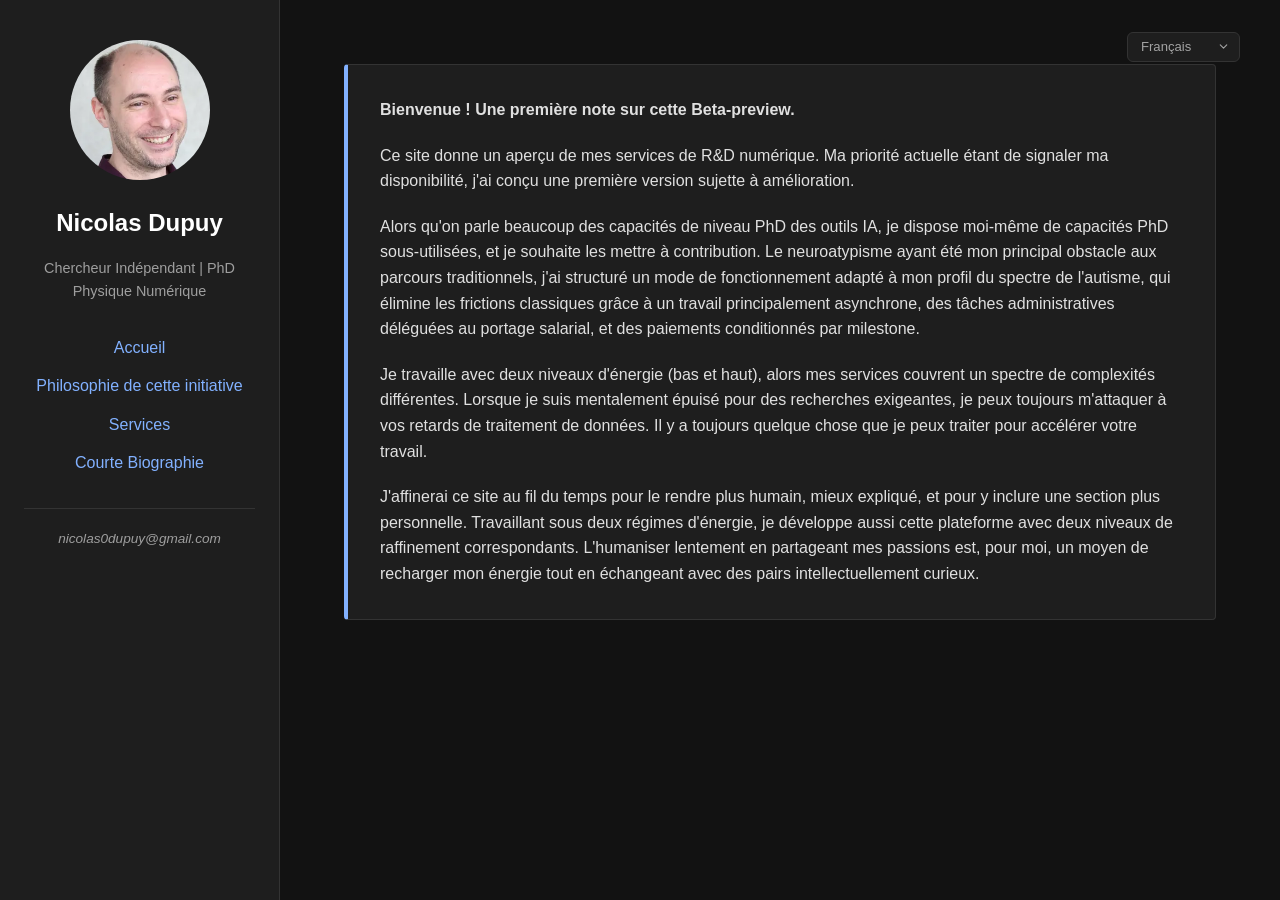
<file: fr/index.html>
<!DOCTYPE html>
<html lang="fr">
    <head>
        <meta charset="UTF-8">
        <meta name="viewport" content="width=device-width, initial-scale=1.0">
        <title>Nicolas Dupuy</title>
        <link rel="stylesheet" href="../style.css">
    </head>
    <body>

        <nav class="sidebar">
            <img src="../profile.webp" alt="Nicolas Dupuy" class="profile-pic">
            <h1 class="sidebar-name">Nicolas Dupuy</h1>
            <p class="sidebar-title">Chercheur Indépendant | PhD Physique Numérique</p>
            <ul class="nav-links">
                <li><a href="#home">Accueil</a></li>
                <li><a href="#section1">Philosophie de cette initiative</a></li>
                <li><a href="#section2">Services</a></li>
                <li><a href="#section3">Courte Biographie</a></li>
                <li class="nav-contact-item"><a href="mailto:nicolas0dupuy@gmail.com" class="email-link">nicolas0dupuy@gmail.com</a></li>
            </ul>
        </nav>

        <main class="content">
            <div class="lang-selector-container">
                <select class="lang-select" onchange="if(this.value) window.location.href=this.value;">
                    <option value="../index.html">English</option>
                    <option value="" selected>Français</option>
                    <option value="../de/index.html">Deutsch</option>
                    <option value="../sv/index.html">Svenska</option>
                    <option value="../et/index.html">Eesti</option>
                    <option value="../fi/index.html">Suomi</option>
                    <option value="../ru/index.html">Русский</option>
                    <option value="../uk/index.html">Українська</option>
                    <option value="../cs/index.html">Čeština</option>
                    <option value="../hu/index.html">Magyar</option>
                </select>
            </div>
            <section id="home">
                <div class="intro-cadre">
                    <p><strong>Bienvenue ! Une première note sur cette Beta-preview.</strong></p>
                    <p>Ce site donne un aperçu de mes services de R&D numérique. Ma priorité actuelle étant de signaler ma disponibilité, j'ai conçu une première version sujette à amélioration.</p>
                    <p>Alors qu'on parle beaucoup des capacités de niveau PhD des outils IA, je dispose moi-même de capacités PhD sous-utilisées, et je souhaite les mettre à contribution. Le neuroatypisme ayant été mon principal obstacle aux parcours traditionnels, j'ai structuré un mode de fonctionnement adapté à mon profil du spectre de l'autisme, qui élimine les frictions classiques grâce à un travail principalement asynchrone, des tâches administratives déléguées au portage salarial, et des paiements conditionnés par milestone.</p>
                    <p>Je travaille avec deux niveaux d'énergie (bas et haut), alors mes services couvrent un spectre de complexités différentes. Lorsque je suis mentalement épuisé pour des recherches exigeantes, je peux toujours m'attaquer à vos retards de traitement de données. Il y a toujours quelque chose que je peux traiter pour accélérer votre travail.</p>
                    <p>J'affinerai ce site au fil du temps pour le rendre plus humain, mieux expliqué, et pour y inclure une section plus personnelle. Travaillant sous deux régimes d'énergie, je développe aussi cette plateforme avec deux niveaux de raffinement correspondants. L'humaniser lentement en partageant mes passions est, pour moi, un moyen de recharger mon énergie tout en échangeant avec des pairs intellectuellement curieux.</p>
                </div>
            </section>
            <section id="section1">
                <h2>Philosophie de mon initiative</h2>

                <!-- Unified Introduction Context Block -->
                <div class="philosophy-intro-text">
                    <p><strong>Je suis Nicolas, le chercheur indépendant qui gère ce service de support en recherche et science des données.</strong></p>
                    <p>Je propose un menu modulaire de services, de la recherche scientifique à la science des données, offrant un soutien externe pour les tâches que votre équipe doit déléguer.</p>
                    <p>J'ai construit cette structure autour d'un système de tickets inspiré de l'ingénierie logicielle, conçu pour s'adapter à mes limites de charge de travail fluctuantes en tant que chercheur dans le spectre de l'autisme. Le paiement s'effectue à la livraison de milestones par le biais de portage salarial, rendant toute la collaboration plug-and-play.</p>
                    <p><strong>En détail :</strong></p>
                </div>
                <div class="tabs-container">
                    <!-- Barre de navigation à 3 onglets -->
                    <div class="tab-buttons grid-three">
                        <button class="tab-btn active" data-target="phil-what">Ce que je fais...</button>
                        <button class="tab-btn" data-target="phil-why">Pourquoi</button>
                        <button class="tab-btn" data-target="phil-autism">Profil Spectre Autistique</button>
                    </div>

                    <!-- Contenu des onglets -->
                    <div class="tab-content">

                        <!-- Onglet 1 : What I do -->
                        <div id="phil-what" class="tab-panel active">

                            <h4 style="margin-top: 1.5rem; color: #ffffff;">Ce que je fais en quelques lignes :</h4>
                            <ul style="padding-left: 1.2rem; color: #e0e0e0;">
                                <li style="margin-bottom: 0.8rem;"><strong>Résolution de projets laissés en arrière plan & tâches d'ingénierie en retard :</strong> Je prends en charge vos charges de travail accumulées en recherche et science des données. Cela inclut l'exploration d'hypothèses secondaires laissées de côté ou l'extension de la capacité de votre équipe pour des travaux informatiques urgents. J'interviens en tant que chercheur indépendant de manière agnostique vis-à-vis du domaine.</li>
                                <li style="margin-bottom: 0.8rem;"><strong>Milestones basées sur la valeur :</strong> Nous décomposons ensemble la feuille de route technique en tickets de projet, en attribuant une valeur fixe et des délais estimés à chaque milestone. À partir de là, je gère mon emploi du temps en toute autonomie. Nous restons informés par des mises à jour asynchrones, éliminant les réunions formelles superflues.</li>
                                <li style="margin-bottom: 0rem;"><strong>Exécution adaptive :</strong> Je gère des flux de travail allant de l'exploration de données de base à des simulations numériques spécialisées ou de l'exploration théorique. Mon rythme de travail s'adapte à ma disponibilité cognitive, canalisant mes pics de concentration sur des recherches mathématiques complexes tout en déployant des traitements de données linéaires pour maintenir une dynamique régulière.</li>
                            </ul>
                        </div>

                        <!-- Onglet 2 : Why -->
                        <div id="phil-why" class="tab-panel">
                            <ul style="padding-left: 1.2rem; color: #e0e0e0;">
                                <li style="margin-bottom: 0.8rem;"><p><strong>La recherche comme passion :</strong> Il y a des années, je ne pensais pas pouvoir devenir chercheur, malgré un bon parcours universitaire. Je suis resté à l'université parce que j'aimais apprendre, et j'ai finalement obtenu une opportunité de doctorat. Soutenir des équipes techniques est ma façon de m'associer à d'excellents chercheurs sur des projets stimulants, me permettant de continuer à apprendre tout en contribuant à leurs progrès, et d'aller au-delà de mes études doctorales.</p></li>
                                <li style="margin-bottom: 0.8rem;"><p><strong>Tirer parti de ma dynamique d'apprentissage :</strong> Je suis un bibliophile académique. C'est principalement par les livres que j'ai étudié : j'ai travaillé comme enseignant à domicile, puis j'ai acheté des piles de manuels et de livres de recherche. Je ne me suis jamais arrêté. Aujourd'hui, avec les contenus numériques d'institutions historiques comme le Collège de France ou Stanford, ma liste d'études est plus longue qu'une liste de Noël (j'appelle ma liste de chose à étudier ma liste de Noël). La concentration intense associée à l'autisme n'est pas une légende. Quand je développe une obsession, je ne fais pas les choses à moitié. Cela me donne l'élan nécessaire pour accomplir un travail de haute qualité et ciblé sur de longues durées.</p></li>
                                <li style="margin-bottom: 0.8rem;"><p><strong>Dynamique interdisciplinaire :</strong> Contrairement aux trajectoires de recherche conventionnelles qui imposent une spécialisation extrême au sein d'un seul domaine, j'aime explorer plusieurs disciplines. Alors que ce serait une contrainte dans un poste académique permanent, ma structure indépendante transforme ce besoin de variété en un atout. Elle me permet d'appliquer mes compétences mathématiques de manière agnostique dans divers secteurs, en transférant des outils analytiques entre la finance, la médecine, la physique théorique et les pipelines de données appliquées.</p></li>
                            </ul>
                        </div>

                        <!-- Onglet 3 : Autism Notes -->
                        <div id="phil-autism" class="tab-panel">
                            <p><em>« Les troubles du spectre autistique (TSA) constituent un groupe diversifié de pathologies. Ils se caractérisent par un certain degré de difficulté dans l'interaction sociale et la communication. D'autres caractéristiques sont des modes d'activité et de comportement atypiques, comme des difficultés de transition d'une activité à une autre, une attention portée aux détails et des réactions inhabituelles aux sensations »,</em> selon l'OMS, qui estime la prévalence à environ 1 sur 127 dans la population mondiale.</p>
                            <p>Qu'en est-il dans le milieu académique ? Bien qu'il n'existe pas de statistiques de recensement global direct sur la prévalence au sein de l'université, Simon Baron-Cohen a publié en 2001 un article mesurant le Quotient du Spectre Autistique moyen à travers différentes populations. Sur une échelle de 0 à 50, où la population générale obtient une moyenne de 16,4 (± 6,4) et la population autiste diagnostiquée cliniquement obtient une moyenne de 35,8 (± 6,5), les étudiants en mathématiques ont obtenu un score de 21,5 (± 6,5), légèrement inférieur à celui de 16 lauréats d'olympiades britanniques (24,5 ± 5,7).</p>
                            <p>En ce qui concerne l'autisme au travail, les données d'organisations spécialisées comme la National Autistic Society et l'Office for National Statistics (ONS) au Royaume-Uni révèlent que l'autisme présente le taux d'emploi le plus bas parmi toutes les catégories de handicap, avec seulement environ <strong>21,7 % des adultes autistes occupant un emploi valorisant</strong> (données de 2020), juste en dessous des adultes présentant des difficultés d'apprentissage sévères.</p>
                            <p>Pourtant, le spectre de l'autisme couvre un large éventail de situations et de niveaux intellectuels. Le Dr Neil Kenny a recueilli de précieux témoignages d'universitaires dans l'enseignement supérieur irlandais (<em>« Tell me what my job is »: A Qualitative Exploration of the Experiences of Autistic Academic Staff working in Higher Education in Ireland</em>), et je peux y ajouter le mien. Si vous le lisez, voici quelques thèmes abordés :</p>

                            <ol style="padding-left: 1.2rem; color: #e0e0e0; margin-top: 1rem;">
                                <li style="margin-bottom: 0.8rem;"><strong>Recevoir un diagnostic libère d'un poids important :</strong> En effet, pour moi, c'était comme être un lapin qui a atterri par accident dans une famille de chats, et à qui on dit enfin que, même s'il les aime, de légères adaptations comme s'abstenir de chasser les oiseaux ou de vagabonder la nuit rendraient sa vie bien meilleure.</li>
                                <li style="margin-bottom: 0.8rem;"><strong>La perception du temps est radicalement différente</strong> entre les personnes neurodivergentes et neurotypiques, et même entre deux personnes autistes. Dans l'étude, un participant décrit être capable de se concentrer sur une seule tâche pendant des heures sans se rendre compte que le temps passe, tandis qu'un autre a besoin de pauses plus souvent que ses collègues. Je suis pile au milieu de cela : j'adorais les compétitions d'échecs à 17 ans, avec des parties d'une journée commençant à 9h du matin qui pouvaient durer jusqu'à 8 heures. J'ai tenté l'un des concours d'entrée les plus difficiles de l'École Normale Supérieure (ENS) ; n'ayant pas suivi le parcours traditionnel, j'ai eu de terribles résultats, mais j'ai profondément apprécié le défi. Pourtant, même pour une tâche pour laquelle j'excelle, si mon esprit est embrumé par des pensées toxiques, ma perception du temps s'inverse complètement.</li>
                                <li style="margin-bottom: 0.8rem;"><strong>Routines et organisation :</strong> Nous avons tous nos propres routines, et l'organisation peut être chaotique. Pour moi, le multitâche est comme essayer de jongler avec plusieurs massues, et le simple fait d'avoir deux échéances, même très éloignées, peut me figer complètement.</li>
                                <li style="margin-bottom: 0.8rem;"><strong>Le masquage (masking) :</strong> Pour en revenir au fait d'être un lapin au milieu de la famille de chats qui vous a adopté. Vous les aimez, vous voulez passer du temps et faire des choses avec eux, mais ils ont des instincts que vous n'avez pas. Vous essayez donc de faire de même via un mécanisme de copie inconscient, mais votre esprit vous crie qu'il souffre. C'est souvent la cause principale d'épuisement, menant au burn-out.</li>
                                <li style="margin-bottom: 0.8rem;"><strong>Surcharge sensorielle :</strong> Je l'ajoute comme une cause critique d'épuisement et de burn-out. Fatigué dans les espaces publics bondés, les annonces répétées en attendant un train, les retours de flamme de moteurs ou les bips des scanners aux caisses de supermarché forcent notre cerveau à travailler en permanence, comme si nous traitions activement des données.</li>
                                <li style="margin-bottom: 0rem;"><strong>Davantage en retour pour nos difficultés :</strong> Certes, être autiste rend la vie compliquée, mais je ne voudrais pour rien au monde être différent. Les participants à l'étude louent leur hyperconcentration et leur motivation à approfondir leurs passions. Moi non plus, je ne voudrais jamais perdre la joie d'apprendre des choses logiques avec une telle intensité.</li>
                            </ol>
                        </div>

                    </div>
                </div>
            </section>
            <section id="section2">
                <!-- Services Section Header & Introduction (Ultra-Clean & Pure HTML) -->
                <div class="services-container">
                    <div class="services-header">
                        <h2>Services</h2>
                        <span class="status-badge">
                            🌱 <strong>Phase de lancement :</strong> vos retours sont importants pour mieux répondre à vos besoins
                        </span>
                    </div>

                    <div class="services-intro-text">
                        <p>
                            Vous trouverez ici la liste de mes services, que je pourrai étendre au fil du temps lorsque je commencerai à étudier de nouveaux sujets.
                            Ils sont conçus principalement pour vous apporter des compétences que j'ai développées par un apprentissage continu au fil des ans, à travers de multiples parcours universitaires.
                        </p>
                        <p class="framework-note">
                            Pour garantir une collaboration prévisible, hautement professionnelle et sans stress pour chacun d'entre nous, j'applique un cadre constant sur la plupart de ces modules :
                        </p>
                    </div>

                    <div class="services-grid">
                        <div class="feature-card">
                            <h3>💼 Facilité administrative</h3>
                            <p>Utilisation native d'une entreprise de portage salarial (EOR) pour gérer tous les contrats, factures et la conformité.</p>
                        </div>
                        <div class="feature-card">
                            <h3>✅ Jalons sans risque</h3>
                            <p>Le paiement intervient strictement <strong>après validation des jalons</strong>, en s'inspirant du fonctionnement par tickets et backlogs des entreprises informatiques modernes.</p>
                        </div>
                        <div class="feature-card">
                            <h3>📥 Déchargement de backlog</h3>
                            <p>Conçu spécifiquement pour absorber vos retards de traitement de données et vos hypothèses secondaires, vous déchargeant des tâches que votre équipe principale n'a pas le temps d'exécuter.</p>
                        </div>
                        <div class="feature-card">
                            <h3>🧩 Rythme cognitif adapté</h3>
                            <p>Large éventail de complexités, des tâches juniors à la recherche approfondie. Cela me permet, en tant que chercheur sur le spectre de l'autisme, de gérer mon temps et ma charge cognitive selon ma capacité de concentration actuelle.</p>
                        </div>
                    </div>

                    <div class="services-footer">
                        <p>Vous avez un besoin spécifique hors de ce catalogue standard ?</p>
                        <a href="mailto:nicolas0dupuy@gmail.com" class="contact-button">✉️ Contact : nicolas0dupuy@gmail.com</a>
                    </div>
                </div>

                <div id="hashtag-menu" class="hashtag-menu-container"></div>

                <!-- ==================== SERVICE 1 ==================== -->
                <div class="service-card" data-tags="ComputationalPhysics,AppliedMathematics">
                    <h3 class="service-title">Calcul scientifique & Simulation numérique</h3>

                    <input type="checkbox" id="toggle-service-1" class="card-toggle-input">
                    <div class="card-fold-content">
                        <div class="service-description">
                            <p>Soutien technique et théorique pour l'exploration, l'implémentation de code, les simulations de systèmes physiques et la modélisation mathématique. Livré principalement à distance, avec des contributions sur site optionnelles.</p>
                            <p>Les projets sont structurés en jalons indépendants avec des définitions et des livrables clairs, garantissant que chaque livrable peut être facilement suivi et intégré par n'importe quel membre de l'équipe.</p>
                            <p>Les jalons peuvent être une exploration théorique ou une implémentation d'algorithme, et constituent la base des éléments facturés à la fin, ce qui protège votre budget. Le prix est convenu pour chaque jalon et ne change pas si j'ai besoin de temps supplémentaire, vous offrant stabilité et prévisibilité, tout en m'apportant une pression réduite et l'opportunité de consacrer du temps d'apprentissage de qualité.</p>
                            <p>Cette structure est conçue pour aider les équipes ou les chercheurs à libérer leurs projets secondaires en attente et à évaluer des hypothèses alternatives pendant que vos équipes principales se concentrent sur leurs projets prioritaires.</p>
                            <p>Des partenariats à long terme peuvent être envisagés pour sécuriser les avantages de ma courbe d'apprentissage, car j'apprends activement les méthodes numériques au niveau de la recherche d'entrée.</p>
                        </div>
                        <div class="service-commentary">
                            <h4>Note personnelle</h4>
                            <p>J'ai découvert le calcul scientifique lors de mon stage de Master précédant mes recherches de doctorat. Durant ces périodes, j'ai appliqué de multiples méthodes de chimie quantique (que je propose dans le service Chimie quantique & Modélisation des matériaux), et le mathématicien en moi voulait déjà en comprendre les fondements. Je propose ce service car mon apprentissage continu dans ce domaine, combiné à mon expérience, peut trouver de multiples utilisations tant dans l'industrie que dans le milieu académique, où le soutien pratique supplémentaire fait souvent défaut. Pour référence, quelques lectures que je consulte dans ma pratique incluent : *Numerical Mathematics* de Quarteroni et al., *Analyse numérique et optimisation* de Grégoire Allaire (Éditions de l'École Polytechnique), les livres et cours de Mallat sur les ondelettes, et *Mathematical Modeling* de Pohjolainen.</p>
                        </div>
                        <div class="card-fold-fade"></div>
                    </div>
                    <label for="toggle-service-1" class="card-toggle-label"></label>

                    <div class="service-tags">
                    <span class="tag" onclick="filterByTag('ComputationalPhysics')">#ComputationalPhysics</span>
                    <span class="tag" onclick="filterByTag('AppliedMathematics')">#AppliedMathematics</span>
                
                    </div>
                </div>

                <!-- ==================== SERVICE 2 ==================== -->
                <div class="service-card" data-tags="ComputationalPhysics">
                    <h3 class="service-title">Chimie quantique & Modélisation des matériaux</h3>

                    <input type="checkbox" id="toggle-service-2" class="card-toggle-input">
                    <div class="card-fold-content">
                        <div class="service-description">
                            <p>Modélisation moléculaire, calculs de structures électroniques ou géométriques et simulations quantiques pour les états fondamentaux et excités, y compris les flux de travail DFT et Quantum Monte Carlo. Livré principalement à distance, avec des contributions sur site optionnelles.</p>
                            <p>Les projets sont structurés en jalons indépendants avec des définitions et des livrables clairs, garantissant que chaque livrable peut être facilement suivi et intégré par n'importe quel membre de l'équipe.</p>
                            <p>Les jalons peuvent être simplement une optimisation DFT de structure électronique (dans un lot de molécules à explorer) ou l'exploration théorique de méthodes alternatives, et constituent la base des éléments facturés à la fin, ce qui protège votre budget. Le prix est convenu pour chaque jalon et ne change pas si j'ai besoin de temps supplémentaire, vous offrant stabilité et prévisibilité, tout en m'apportant une pression réduite et l'opportunité de consacrer du temps d'apprentissage de qualité.</p>
                            <p>Cette structure est conçue pour aider les équipes ou les chercheurs à libérer leurs projets secondaires en attente et à évaluer des hypothèses alternatives pendant que vos équipes principales se concentrent sur leurs projets prioritaires.</p>
                            <p>Des partenariats à long terme peuvent être envisagés pour sécuriser les avantages de ma courbe d'apprentissage, car j'adapte activement mes flux de travail de calcul existants à vos problèmes de recherche spécifiques.</p>
                        </div>
                        <div class="service-commentary">
                            <h4>Note personnelle</h4>
                            <p>J'ai effectué mon doctorat (2012-2016) en physique numérique, en me concentrant sur l'optimisation par Quantum Monte Carlo de molécules de type graphène, les structures électroniques de l'état fondamental, les états excités singulet/triplet et la géométrie des systèmes fortement corrélés. Bien que je n'aie pas encore déployé de pipelines de dynamique moléculaire ni intégré l'apprentissage automatique dans les flux de travail de physique traditionnels, je suis impatient d'apprendre, d'implémenter et d'adapter ces méthodes pour vos projets. Au-delà de ma passion pour la physique, j'ai développé un intérêt précoce pour le calcul quantique. J'ai complété les programmes de certification professionnelle 'Quantum Computing Fundamentals' et 'Quantum Computing Realities' de MITxPRO, et je suis impatient de contribuer au développement de ce domaine.</p>
                        </div>
                        <div class="card-fold-fade"></div>
                    </div>
                    <label for="toggle-service-2" class="card-toggle-label"></label>

                    <div class="service-tags">
                    <span class="tag" onclick="filterByTag('ComputationalPhysics')">#ComputationalPhysics</span>
                
                    </div>
                </div>

                <!-- ==================== SERVICE 3 ==================== -->
                <div class="service-card" data-tags="QuantitativeFinance,AppliedMathematics">
                    <h3 class="service-title">Méthodes numériques en finance quantitative</h3>

                    <input type="checkbox" id="toggle-service-3" class="card-toggle-input">
                    <div class="card-fold-content">
                        <div class="service-description">
                            <p>Implémentation et validation de modèles numériques, de simulations stochastiques et de structures mathématiques pour la finance quantitative. Livré principalement à distance, avec des contributions sur site optionnelles.</p>
                            <p>Les projets sont structurés en jalons indépendants avec des définitions et des livrables clairs, garantissant que chaque livrable peut être facilement suivi et intégré par n'importe quel membre de l'équipe.</p>
                            <p>Les jalons peuvent être une estimation de Value-at-Risk (VaR), un lot de données à préparer, concevoir ou analyser, ou un modèle théorique à explorer, et constituent la base des éléments facturés à la fin, ce qui protège votre budget. Le prix est convenu pour chaque jalon et ne change pas si j'ai besoin de temps supplémentaire, vous offrant stabilité et prévisibilité, tout en m'apportant une pression réduite et l'opportunité de consacrer du temps d'apprentissage de qualité.</p>
                            <p>Cette structure est conçue pour aider les équipes ou les chercheurs à libérer leurs projets secondaires en attente et à évaluer des hypothèses alternatives pendant que vos équipes principales se concentrent sur leurs projets prioritaires.</p>
                            <p>Des partenariats à long terme peuvent être envisagés pour sécuriser les avantages de ma courbe d'apprentissage, car je me spécialise activement dans les méthodes de finance quantitative, en m'appuyant sur mon parcours de recherche quantitative.</p>
                        </div>
                        <div class="service-commentary">
                            <h4>Note personnelle</h4>
                            <p>J'ai commencé à me spécialiser activement dans les méthodes de finance quantitative l'année dernière, en m'appuyant sur sept ans d'enseignement de la science des données à la Paris School of Business en contact étroit avec des professionnels de la finance. Mon prochain jalon personnel est de collaborer avec des chercheurs et praticiens actifs pour me former par la pratique. S'associer permet de former un collaborateur à long terme qui comprendra profondément votre environnement. Compte tenu de la rareté des profils quantitatifs solides sur le marché actuel, ce partenariat vous permet d'éviter la recherche difficile de profils diplômés rares et de vous assurer un chercheur de niveau PhD avec une maturité analytique éprouvée. J'accepte volontiers des tâches d'entrée de gamme tout en apprenant les bases, et en tant qu'enseignant chevronné, je peux également contribuer à former vos stagiaires grâce à mes connaissances fraîchement acquises. Me positionnant à l'interface entre chercheurs et praticiens, n'hésitez pas à me contacter si vous avez besoin d'un connecteur. Je concentre mes contributions européennes sur la France, mon pays d'origine, ainsi que sur les pays nordiques et baltes, qui sont mes régions préférées.</p>
                        </div>
                        <div class="card-fold-fade"></div>
                    </div>
                    <label for="toggle-service-3" class="card-toggle-label"></label>

                    <div class="service-tags">
                    <span class="tag" onclick="filterByTag('QuantitativeFinance')">#QuantitativeFinance</span>
                    <span class="tag" onclick="filterByTag('AppliedMathematics')">#AppliedMathematics</span>
                
                    </div>
                </div>

                <!-- ==================== SERVICE 4 ==================== -->
                <div class="service-card" data-tags="AppliedMathematics">
                    <h3 class="service-title">Optimisation convexe & Programmation mathématique</h3>

                    <input type="checkbox" id="toggle-service-4" class="card-toggle-input">
                    <div class="card-fold-content">
                        <div class="service-description">
                            <p>Formulation et résolution de problèmes d'optimisation (tels que LP, QP, SOCP, SDP) sous contraintes physiques ou opérationnelles. Livré principalement à distance, avec des contributions sur site optionnelles.</p>
                            <p>Les projets sont structurés en jalons indépendants avec des définitions et des livrables clairs, garantissant que chaque livrable peut être facilement suivi et intégré par n'importe quel membre de l'équipe.</p>
                            <p>Les jalons peuvent être la traduction de contraintes physiques ou opérationnelles dans un modèle de programmation convexe, ou une suite de benchmarks comparant différents solveurs sur un jeu de données, et constituent la base des éléments facturés à la fin, ce qui protège votre budget. Le prix est convenu pour chaque jalon et ne change pas si j'ai besoin de temps supplémentaire, vous offrant stabilité et prévisibilité, tout en m'apportant une pression réduite et l'opportunité de consacrer du temps d'apprentissage de qualité.</p>
                            <p>Cette structure est conçue pour aider les équipes ou les chercheurs à libérer leurs projets secondaires en attente et à évaluer des hypothèses alternatives pendant que vos équipes principales se concentrent sur leurs projets prioritaires.</p>
                            <p>Des partenariats à long terme peuvent être envisagés pour sécuriser les avantages de ma courbe d'apprentissage, car je perfectionne continuellement ma maîtrise pratique à travers les frameworks de Stephen Boyd.</p>
                        </div>
                        <div class="service-commentary">
                            <h4>Note personnelle</h4>
                            <p>Je n'ai commencé à étudier l'optimisation convexe que récemment comme une extension de mon intérêt pour les méthodes numériques. Je prends les cours publics et le manuel de Stephen Boyd comme point de départ, ainsi que les notes de cours algorithmiques de Yang Zheng et l'ouvrage classique de Ben-Tal et Nemirovski, *Lectures on Modern Convex Optimization*. S'associer tôt permet de s'assurer un contributeur à l'optimisation de plus en plus spécialisé pour modéliser vos goulots d'étranglement opérationnels et physiques. Si vous avez besoin d'une expertise que je ne possède pas encore, n'hésitez pas à m'en informer afin de fixer des objectifs d'acquisition de compétences, afin que je puisse vous aider à réaliser des tâches où vous manquez de main-d'œuvre qualifiée.</p>
                        </div>
                        <div class="card-fold-fade"></div>
                    </div>
                    <label for="toggle-service-4" class="card-toggle-label"></label>

                    <div class="service-tags">
                    <span class="tag" onclick="filterByTag('AppliedMathematics')">#AppliedMathematics</span>
                
                    </div>
                </div>

                <!-- ==================== SERVICE 5 ==================== -->
                <div class="service-card" data-tags="ComputerVision,MachineLearning">
                    <h3 class="service-title">Recherche en vision par ordinateur</h3>

                    <input type="checkbox" id="toggle-service-5" class="card-toggle-input">
                    <div class="card-fold-content">
                        <div class="service-description">
                            <p>Soutien technique et théorique pour le développement d'algorithmes de vision par ordinateur, de fondements mathématiques et d'implémentations numériques, couvrant les approches géométriques classiques, les architectures d'apprentissage automatique et les modèles génératifs. Livré principalement à distance, avec des contributions sur site optionnelles.</p>
                            <p>Les projets sont structurés en jalons indépendants avec des définitions et des livrables clairs, garantissant que chaque livrable peut être facilement suivi et intégré par n'importe quel membre de l'équipe.</p>
                            <p>Les jalons peuvent aller d'une tâche de traitement d'image de base ou de l'implémentation algorithmique d'un papier de recherche, à un audit mathématique d'une structure théorique, et constituent la base des éléments facturés à la fin, ce qui protège votre budget. Le prix est convenu pour chaque jalon et ne change pas si j'ai besoin de temps supplémentaire, vous offrant stabilité et prévisibilité, tout en m'apportant une pression réduite et l'opportunité de consacrer du temps d'apprentissage de qualité.</p>
                            <p>Cette structure est conçue pour aider les équipes ou les chercheurs à libérer leurs projets secondaires en attente et à évaluer des hypothèses alternatives pendant que vos équipes principales se concentrent sur leurs projets prioritaires.</p>
                            <p>Des partenariats à long terme peuvent être envisagés pour sécuriser les avantages de ma courbe d'apprentissage, car j'adapte rapidement mes compétences mathématiques à vos problèmes de vision spécifiques.</p>
                        </div>
                        <div class="service-commentary">
                            <h4>Note personnelle</h4>
                            <p>J'ai découvert la vision par ordinateur après l'essor du deep learning, et ses mathématiques sous-jacentes m'ont rapidement fasciné. J'ai suivi en ligne la première année du programme de Master en vision par ordinateur de l'Université HSE (interrompu par le déclenchement de la guerre en Ukraine) et j'ai complété le cours sur les modèles génératifs CS236 de Stanford en 2021. Je suis tout aussi passionné par les méthodes classiques qui exploitent les mathématiques fondamentales que par les méthodes issues de l'apprentissage automatique. Pour référence, certains manuels que je consulte dans ma pratique incluent *Computer Vision: Algorithms and Applications* de Szeliski et *Digital Image Processing* de Gonzalez & Woods. De plus, mon parcours universitaire comprend différents niveaux de géométrie différentielle – notamment riemannienne, symplectique et les groupes de Lie – ce qui m'apporte une perspective géométrique solide lors de travaux sur des données visuelles de grande dimension ou des architectures invariantes.</p>
                        </div>
                        <div class="card-fold-fade"></div>
                    </div>
                    <label for="toggle-service-5" class="card-toggle-label"></label>

                    <div class="service-tags">
                    <span class="tag" onclick="filterByTag('ComputerVision')">#ComputerVision</span>
                    <span class="tag" onclick="filterByTag('MachineLearning')">#MachineLearning</span>
                
                    </div>
                </div>

                <!-- ==================== SERVICE 6 ==================== -->
                <div class="service-card" data-tags="ComputerVision,DataEngineering">
                    <h3 class="service-title">Applications de vision par ordinateur</h3>

                    <input type="checkbox" id="toggle-service-6" class="card-toggle-input">
                    <div class="card-fold-content">
                        <div class="service-description">
                            <p>Mise en œuvre pratique de flux de travail de vision par ordinateur pour l'automatisation industrielle, le contrôle qualité et le prétraitement des données, à l'aide de modèles classiques de traitement d'images et d'apprentissage automatique. Livré principalement à distance, avec des contributions sur site optionnelles.</p>
                            <p>Les projets sont structurés en jalons indépendants avec des définitions et des livrables clairs, garantissant que chaque livrable peut être facilement suivi et intégré par n'importe quel membre de l'équipe.</p>
                            <p>Les jalons peuvent aller de la construction d'un pipeline de prétraitement OpenCV pour le filtrage et l'alignement d'images à l'écriture d'un script personnalisé de correspondance de caractéristiques ou au déploiement d'un modèle pré-entraîné léger, et constituent la base des éléments facturés à la fin, ce qui protège votre budget. Le prix est convenu pour chaque jalon et ne change pas si j'ai besoin de temps supplémentaire, vous offrant stabilité et prévisibilité, tout en m'apportant une pression réduite et l'opportunité de consacrer du temps d'apprentissage de qualité.</p>
                            <p>Cette structure est conçue pour aider les équipes ou les chercheurs à libérer leurs projets secondaires en attente et à évaluer des hypothèses alternatives pendant que vos équipes principales se concentrent sur leurs projets prioritaires.</p>
                            <p>Des partenariats à long terme peuvent être envisagés pour sécuriser les avantages de ma courbe d'apprentissage, car j'enrichis activement ma boîte à outils pratique avec des bibliothèques logicielles de niveau industriel.</p>
                        </div>
                        <div class="service-commentary">
                            <h4>Note personnelle</h4>
                            <p>Bien que principalement théoricien, je m'efforce activement de devenir un praticien de la vision par ordinateur depuis cinq ans. J'ai commencé par suivre des cours d'introduction à la vision par ordinateur sur des plateformes comme Coursera, Udacity et LearnOpenCV, avant d'accélérer ma formation en m'inscrivant au programme de Master en ligne de l'Université HSE – un effort malheureusement interrompu par le déclenchement de l'invasion de l'Ukraine. Je propose ces services pour compléter mes connaissances théoriques par une expérience pratique, en structurant ma contribution comme un service de soutien pour résorber vos retards de développement, où votre risque financier est entièrement éliminé par des paiements basés sur des jalons.</p>
                        </div>
                        <div class="card-fold-fade"></div>
                    </div>
                    <label for="toggle-service-6" class="card-toggle-label"></label>

                    <div class="service-tags">
                    <span class="tag" onclick="filterByTag('ComputerVision')">#ComputerVision</span>
                    <span class="tag" onclick="filterByTag('DataEngineering')">#DataEngineering</span>
                
                    </div>
                </div>

                <!-- ==================== SERVICE 7 ==================== -->
                <div class="service-card" data-tags="DataEngineering,DataScience">
                    <h3 class="service-title">Ingénierie de données & Reporting</h3>

                    <input type="checkbox" id="toggle-service-7" class="card-toggle-input">
                    <div class="card-fold-content">
                        <div class="service-description">
                            <p>Développement de pipelines de traitement de données, de tableaux de bord décisionnels et d'audits de qualité des données. Livré principalement à distance, avec des contributions sur site optionnelles.</p>
                            <p>Les projets sont structurés en jalons indépendants avec des définitions et des livrables clairs, garantissant que chaque livrable peut être facilement suivi et intégré par n'importe quel membre de l'équipe.</p>
                            <p>Les jalons peuvent aller de l'écriture d'un script Python personnalisé pour nettoyer et unifier différents jeux de données à la rédaction de requêtes SQL dans Google BigQuery, ou à la construction d'un tableau de bord automatisé, et constituent la base des éléments facturés à la fin, ce qui protège votre budget. Le prix est convenu pour chaque jalon et ne change pas si j'ai besoin de temps supplémentaire, vous offrant stabilité et prévisibilité, tout en m'apportant une pression réduite et l'opportunité de consacrer du temps d'apprentissage de qualité.</p>
                            <p>Cette structure est conçue pour aider les équipes de données ou informatiques à résorber les retards accumulés et à concevoir des tableaux de bord opérationnels pendant que vos équipes principales se concentrent sur leurs flux de travail quotidiens, mais aussi pour aider les équipes non spécialisées à développer leur infrastructure initiale.</p>
                            <p>Des partenariats à long terme peuvent être envisagés pour sécuriser les avantages de ma courbe d'apprentissage, car je suis impatient de contribuer à vos projets jusqu'à ce que nous obtenions des résultats notables et quantifiables.</p>
                        </div>
                        <div class="service-commentary">
                            <h4>Note personnelle</h4>
                            <p>J'enseigne les fondamentaux de la science des données et des bases de données à la Paris School of Business depuis 2019, tout en affinant continuellement mes compétences sur des plateformes comme DataCamp et Coursera depuis leurs débuts. J'ai par la suite commencé à donner des cours dans d'autres institutions de renom pour enseigner les données dans des contextes hautement spécialisés, tels que la cybersécurité et la finance. Je propose ce service pour décharger votre équipe des tâches en attente – comme la préparation des données ou la création de pipelines de base – car cela m'apporte une expérience pratique essentielle qui nourrit directement ma R&D personnelle.</p>
                        </div>
                        <div class="card-fold-fade"></div>
                    </div>
                    <label for="toggle-service-7" class="card-toggle-label"></label>

                    <div class="service-tags">
                    <span class="tag" onclick="filterByTag('DataEngineering')">#DataEngineering</span>
                    <span class="tag" onclick="filterByTag('DataScience')">#DataScience</span>
                
                    </div>
                </div>

                <!-- ==================== SERVICE 8 ==================== -->
                <div class="service-card" data-tags="DataScience,AppliedMathematics">
                    <h3 class="service-title">Statistiques appliquées & Tests d'hypothèses</h3>

                    <input type="checkbox" id="toggle-service-8" class="card-toggle-input">
                    <div class="card-fold-content">
                        <div class="service-description">
                            <p>Formulation de plans d'expérimentation, tests d'hypothèses, validation statistique et extraction de structures sous-jacentes à partir de jeux de données multivariés ou de grande dimension. Livré principalement à distance, avec des contributions sur site optionnelles.</p>
                            <p>Les projets sont structurés en jalons indépendants avec des définitions et des livrables clairs, garantissant que chaque livrable peut être facilement suivi et intégré par n'importe quel membre de l'équipe.</p>
                            <p>Les jalons peuvent aller de la conception du cadre statistique d'une expérience à venir à la réalisation d'un audit de validation sur les hypothèses d'un modèle existant, ou à la conduite d'un test d'hypothèse complet sur un jeu de données clé, et constituent la base des éléments facturés à la fin, ce qui protège votre budget. Le prix est convenu pour chaque jalon et ne change pas si j'ai besoin de temps supplémentaire, vous offrant stabilité et prévisibilité, tout en m'apportant une pression réduite et l'opportunité de consacrer du temps d'apprentissage de qualité.</p>
                            <p>Cette structure est conçue pour aider les équipes rencontrant des problèmes quantitatifs (comme en finance, en recherche médicale ou en météorologie) à valider des hypothèses et à résorber les retards d'analyse. Elle est particulièrement adaptée aux entreprises et aux équipes qui n'ont besoin que d'une validation scientifique ponctuelle.</p>
                            <p>Des partenariats à long terme peuvent être envisagés pour sécuriser les avantages de ma courbe d'apprentissage, car j'approfondis actuellement mes bases en statistiques, notamment à travers la finance quantitative.</p>
                        </div>
                        <div class="service-commentary">
                            <h4>Note personnelle</h4>
                            <p>Mes bases en statistiques proviennent de la physique, lorsque j'ai appris la physique statistique, et se sont développées particulièrement pendant mon doctorat, où les méthodes de Monte Carlo utilisées pour mes simulations nécessitaient des validations statistiques rigoureuses. Enseigner à la Paris School of Business avec des étudiants en alternance m'a poussé à comprendre comment appliquer les statistiques dans de multiples situations commerciales pour concevoir le contenu de mes cours. Je suis particulièrement impatient d'aider les équipes à gagner en efficacité en affinant leurs analyses grâce à une meilleure évaluation des incertitudes.</p>
                        </div>
                        <div class="card-fold-fade"></div>
                    </div>
                    <label for="toggle-service-8" class="card-toggle-label"></label>

                    <div class="service-tags">
                    <span class="tag" onclick="filterByTag('DataScience')">#DataScience</span>
                    <span class="tag" onclick="filterByTag('AppliedMathematics')">#AppliedMathematics</span>
                
                    </div>
                </div>

                <!-- ==================== SERVICE 9 ==================== -->
                <div class="service-card" data-tags="MachineLearning,DataScience">
                    <h3 class="service-title">Apprentissage automatique appliqué & Modélisation prédictive</h3>

                    <input type="checkbox" id="toggle-service-9" class="card-toggle-input">
                    <div class="card-fold-content">
                        <div class="service-description">
                            <p>Entraînement et comparaison de modèles prédictifs, organisation de jeux de données et transition de flux de travail d'apprentissage automatique vers des plateformes cloud. Livré principalement à distance, avec des contributions sur site optionnelles.</p>
                            <p>Les projets sont structurés en jalons indépendants avec des définitions et des livrables clairs, garantissant que chaque livrable peut être facilement suivi et intégré par n'importe quel membre de l'équipe.</p>
                            <p>Les jalons peuvent aller du benchmarking de plusieurs architectures de modèles (comme Scikit-Learn ou XGBoost) sur votre jeu de données, à la préparation d'un jeu de données dans BigQuery, ou au transfert d'un script d'entraînement de modèle vers un environnement Google Cloud Platform (GCP), et constituent la base des éléments facturés à la fin, ce qui protège votre budget. Le prix est convenu pour chaque jalon et ne change pas si j'ai besoin de temps supplémentaire, vous offrant stabilité et prévisibilité, tout en m'apportant une pression réduite et l'opportunité de consacrer du temps d'apprentissage de qualité.</p>
                            <p>Cette structure est conçue pour aider les équipes de R&D ou de données à prototyper des flux de travail prédictifs et à tester des architectures de modèles alternatives pendant que vos ingénieurs principaux se concentrent sur la maintenance de systèmes de production stables.</p>
                            <p>Des partenariats à long terme peuvent être envisagés pour sécuriser les avantages de ma courbe d'apprentissage, et ils peuvent être associés efficacement à mes autres services de données ou spécialisés, nous permettant de discuter de la manière dont je peux vous aider à obtenir des résultats quantifiables.</p>
                        </div>
                        <div class="service-commentary">
                            <h4>Note personnelle</h4>
                            <p>J'ai découvert les méthodes modernes d'apprentissage automatique avec la bibliothèque Scikit-Learn, en même temps que les méthodes modernes de science des données, après l'obtention de mon doctorat en 2016. Je m'y suis spécialisé avec l'intention de me préparer pour un éventuel poste d'ingénieur dans un laboratoire de physique, mais j'ai finalement obtenu des opportunités d'enseignement avant. J'associe une passion pour l'apprentissage automatique à celle des méthodes numériques et de la science des données. Actuellement, je prépare la certification Google Cloud de Machine Learning Engineer afin de pouvoir aider des équipes non spécialisées de tout domaine (je pense beaucoup aux musées, galeries et au patrimoine culturel) à obtenir des outils intuitifs basés sur les données pour les assister dans leur spécialité.</p>
                        </div>
                        <div class="card-fold-fade"></div>
                    </div>
                    <label for="toggle-service-9" class="card-toggle-label"></label>

                    <div class="service-tags">
                    <span class="tag" onclick="filterByTag('MachineLearning')">#MachineLearning</span>
                    <span class="tag" onclick="filterByTag('DataScience')">#DataScience</span>
                
                    </div>
                </div>

                <!-- ==================== SERVICE 10 ==================== -->
                <div class="service-card" data-tags="GenerativeAI,MachineLearning">
                    <h3 class="service-title">Modélisation générative profonde & Représentations mathématiques</h3>

                    <input type="checkbox" id="toggle-service-10" class="card-toggle-input">
                    <div class="card-fold-content">
                        <div class="service-description">
                            <p>Développement d'architectures génératives profondes, recherche sur leurs fondements théoriques ou développement d'architectures. Peut être appliqué à l'analyse de signaux de grande dimension, à la modélisation de distributions de probabilités inconnues ou à la résolution de problèmes physiques inverses. Livré principalement à distance, avec des contributions sur site optionnelles.</p>
                            <p>Les projets sont structurés en jalons indépendants avec des définitions et des livrables clairs, garantissant que chaque livrable peut être facilement suivi et intégré par n'importe quel membre de l'équipe.</p>
                            <p>Les jalons peuvent aller de la construction et du test d'une architecture générative profonde (telle que les auto-encodeurs variationnels, les flux de normalisation ou les modèles de diffusion) sur vos données, à l'audit des fondements (comme la dérivation de la divergence KL ou l'exploration de représentations invariantes) pour s'assurer que le modèle converge vers la cible souhaitée, ou à la production d'un modèle génératif capturant les statistiques d'un jeu de données (utile pour la confidentialité des données lorsqu'un jeu de données doit être supprimé, vous permettant ainsi de produire une version synthétique pour analyser les tendances post-suppression), et constituent la base des éléments facturés à la fin, ce qui protège votre budget. Le prix est convenu pour chaque jalon et ne change pas si j'ai besoin de temps supplémentaire, vous offrant stabilité et prévisibilité, tout en m'apportant une pression réduite et l'opportunité de consacrer du temps d'apprentissage de qualité.</p>
                            <p>Cette structure est conçue pour aider les équipes de R&D, les chercheurs (y compris les chercheurs en médecine ou dans le domaine du patrimoine culturel), à valider des hypothèses mathématiques ou à prototyper des architectures de réseaux neuronaux, sans augmenter les effectifs permanents. Elle est également adaptée aux professionnels des secteurs où les données doivent être supprimées périodiquement pour des raisons de confidentialité (données médicales ou de consommation).</p>
                            <p>Des partenariats à long terme peuvent être envisagés pour sécuriser les avantages de ma courbe d'apprentissage, et ils peuvent être associés efficacement à mes autres services de données ou spécialisés, nous permettant de discuter de la manière dont je peux vous aider à obtenir des résultats quantifiables.</p>
                        </div>
                        <div class="service-commentary">
                            <h4>Note personnelle</h4>
                            <p>J'ai découvert les modèles génératifs en 2021 lorsque j'ai décidé de suivre le cours en ligne de Stefano Ermon, CS236 (Deep Generative Models), à Stanford. Pour mémoire, je n'ai pas soumis mon projet final parce que mes cours à PSB et dans d'autres écoles ne me laissaient pas beaucoup de temps pour cela (et je me suis un peu intimidé, idolâtrant les étudiants de Stanford que je trouve impressionnants), mais j'ai tout de même obtenu un C basé uniquement sur la théorie et les problèmes de codage, ce que j'ai pris avec une certaine fierté, considérant qu'atteindre un C avec seulement 75% de la note totale disponible n'était pas si mal. Pour un garçon de la banlieue française, être étudiant à Stanford était une revanche tardive qui a renforcé ma confiance (et un peu mon niveau d'anglais aussi !). Aujourd'hui, j'ai commencé à regarder et étudier les cours de Stéphane Mallat au Collège de France (tout en révisant les cours les plus récents de CS236, désormais publics) pour compléter ma compréhension théorique des modèles génératifs avec des aspects de transport optimal.</p>
                        </div>
                        <div class="card-fold-fade"></div>
                    </div>
                    <label for="toggle-service-10" class="card-toggle-label"></label>

                    <div class="service-tags">
                    <span class="tag" onclick="filterByTag('GenerativeAI')">#GenerativeAI</span>
                    <span class="tag" onclick="filterByTag('MachineLearning')">#MachineLearning</span>
                
                    </div>
                </div>

                <!-- ==================== SERVICE 11 ==================== -->
                <div class="service-card" data-tags="SignalProcessing,ComputerVision,ResearchCollaboration">
                    <h3 class="service-title">Imagerie médicale & Données biologiques, Sciences du sport & Analyse du signal / Support de recherche</h3>

                    <input type="checkbox" id="toggle-service-11" class="card-toggle-input">
                    <div class="card-fold-content">
                        <div class="service-description">
                            <p>Prétraitement, nettoyage et analyse exploratoire de jeux de données médicaux et biologiques, y compris l'imagerie comme les fichiers IRM DICOM et les biosignaux comme l'ECG et l'EEG. Livré principalement à distance avec une option sur site.</p>
                            <p>Les projets sont structurés en jalons indépendants avec des définitions et des livrables clairs, garantissant que chaque livrable peut être facilement suivi et intégré par n'importe quel membre de l'équipe.</p>
                            <p>Les jalons peuvent aller de tâches de prétraitement de données à de l'assistance de recherche, comme l'exploration de méthodes d'imagerie ou d'extraction de signaux, le développement de modèles génératifs ou la mise en place d'une capture de données statistiques respectueuse de la vie privée pour conserver les informations clés des jeux de données devant être supprimés pour conformité (voir le service Modélisation générative profonde & Représentations mathématiques). Ces jalons constituent la base des éléments facturés à la fin, ce qui protège votre budget. Le prix est convenu pour chaque jalon et ne change pas si j'ai besoin de temps supplémentaire, vous offrant stabilité et prévisibilité, tout en m'apportant une pression réduite et l'opportunité de consacrer du temps d'apprentissage de qualité.</p>
                            <p>Cette structure est conçue pour aider les équipes de R&D clinique, les chercheurs en médecine ou les startups de santé numérique qui ont besoin d'un soutien analytique spécialisé, libérant ainsi leurs cliniciens et chercheurs seniors.</p>
                            <p>Des partenariats à long terme peuvent être envisagés pour sécuriser les avantages de ma courbe d'apprentissage, car je suis passionné par la biologie et les sciences médicales, et j'apprends continuellement par la pratique.</p>
                        </div>
                        <div class="service-commentary">
                            <h4>Note personnelle</h4>
                            <p>Je suis débutant dans les environnements cliniques, mais j'adore explorer la physiologie humaine. J'apprends même à partir du suivi basique de mes données cardiaques lors de séances sur tapis roulant à l'aide d'une ceinture Polar H10, et je suis fier d'indiquer une fréquence cardiaque maximale estimée autour de 180 bpm, un second seuil ventilatoire autour de 164 bpm et une diminution de la récupération après effort moyenne de 25 à 30 bpm par minute (je suis aussi fier de ma condition physique à 46 ans que de la façon dont ma compréhension du cœur s'est améliorée par l'auto-recherche et l'expérimentation !). Je suis également fier d'avoir servi de « sujet d'expérience » pour trois études sur l'autisme (un enregistrement EEG des temps de réaction pour comparer les personnes autistes et non autistes, une étude sur la prosodie et une sur la perception de l'art via un eye tracker), et j'aimerais beaucoup être du côté des chercheurs pour aider !</p>
                        </div>
                        <div class="card-fold-fade"></div>
                    </div>
                    <label for="toggle-service-11" class="card-toggle-label"></label>

                    <div class="service-tags">
                    <span class="tag" onclick="filterByTag('SignalProcessing')">#SignalProcessing</span>
                    <span class="tag" onclick="filterByTag('ComputerVision')">#ComputerVision</span>
                    <span class="tag" onclick="filterByTag('ResearchCollaboration')">#ResearchCollaboration</span>
                
                    </div>
                </div>

                <!-- ==================== SERVICE 12 ==================== -->
                <div class="service-card" data-tags="ComputerVision,ResearchCollaboration">
                    <h3 class="service-title">Imagerie numérique pour le patrimoine culturel</h3>

                    <input type="checkbox" id="toggle-service-12" class="card-toggle-input">
                    <div class="card-fold-content">
                        <div class="service-description">
                            <p>Préservation numérique, analyse spectrale et solutions de présentation numérique de haute qualité pour les beaux-arts, les galeries et les institutions culturelles.</p>
                            <p>Les projets sont structurés en jalons indépendants avec des définitions et des livrables clairs, garantissant que chaque livrable peut être facilement suivi et intégré par n'importe quel membre de l'équipe.</p>
                            <p>Les jalons peuvent aller de la numérisation d'une photographie ou d'une peinture au soutien de recherche, comme la restauration numérique d'une peinture endommagée en fusionnant des photographies historiques, ou la réalisation d'analyses spectrales pour détecter les traces de restaurations passées. Ces jalons constituent la base des éléments facturés à la fin, ce qui protège votre budget. Le prix est convenu pour chaque jalon et ne change pas si j'ai besoin de temps supplémentaire, vous offrant stabilité et prévisibilité, tout en m'apportant une pression réduite et l'opportunité de consacrer du temps d'apprentissage de qualité.</p>
                            <p>Cette structure est conçue pour aider les conservateurs de musées, les restaurateurs d'art, les galeries privées et les institutions patrimoniales qui ont besoin d'un soutien informatique dédié pour numériser, analyser ou présenter virtuellement leurs collections sans ajouter de coûts techniques fixes à long terme.</p>
                            <p>Les collaborations à long terme sont particulièrement précieuses, car elles offrent le temps nécessaire pour étudier les défis physiques et mathématiques spécifiques à vos collections et à vos flux de travail de préservation.</p>
                        </div>
                        <div class="service-commentary">
                            <h4>Note personnelle</h4>
                            <p>Je dois au professeur Robert Erdmann mon désir d'explorer le domaine de l'imagerie informatique appliquée au patrimoine culturel. Son travail sur la numérisation en ultra-haute définition de La Ronde de nuit de Rembrandt est extrêmement impressionnant, car on peut zoomer sur une fissure d'un millimètre de large dans la peinture. Les musées et les galeries ont des atmosphères particulières qui me sont précieuses en tant que personne autiste. Je tiens à exprimer ma gratitude ici pour mes musées et galeries préférés : le Kumu Art Museum et Fotografiska à Tallinn, en Estonie, et le Musée national de Finlande à Helsinki.</p>
                        </div>
                        <div class="card-fold-fade"></div>
                    </div>
                    <label for="toggle-service-12" class="card-toggle-label"></label>

                    <div class="service-tags">
                    <span class="tag" onclick="filterByTag('ComputerVision')">#ComputerVision</span>
                    <span class="tag" onclick="filterByTag('ResearchCollaboration')">#ResearchCollaboration</span>
                
                    </div>
                </div>

                <!-- ==================== SERVICE 13 ==================== -->
                <div class="service-card" data-tags="SignalProcessing,QuantitativeFinance">
                    <h3 class="service-title">Traitement du signal & Analyse des séries temporelles</h3>

                    <input type="checkbox" id="toggle-service-13" class="card-toggle-input">
                    <div class="card-fold-content">
                        <div class="service-description">
                            <p>Analyse mathématique du signal, représentations temps-fréquence et extraction algorithmique de structures à partir de jeux de données dépendant du temps. Livré principalement à distance, avec des contributions sur site optionnelles.</p>
                            <p>Les projets sont structurés en jalons indépendants avec des définitions et des livrables clairs, garantissant que chaque livrable peut être facilement suivi et intégré par n'importe quel membre de l'équipe.</p>
                            <p>Les jalons peuvent aller de l'analyse de jeux de données temporels à l'implémentation d'une transformée en ondelettes discrète pour débruiter le signal d'un capteur, la construction de spectrogrammes temps-fréquence localisés pour l'extraction de caractéristiques, ou la conception de cadres de détection d'anomalies sur des séries temporelles financières. Ces jalons constituent la base des éléments facturés à la fin, ce qui protège votre budget. Le prix est convenu pour chaque jalon et ne change pas si j'ai besoin de temps supplémentaire, vous offrant stabilité et prévisibilité, tout en m'apportant une pression réduite et l'opportunité de consacrer du temps d'apprentissage de qualité.</p>
                            <p>Cette structure est conçue pour aider les équipes de recherche quantitative, les startups de dispositifs médicaux ou les équipes d'ingénieurs traitant de mesures physiques temporelles bruitées qui ont besoin d'un support mathématique spécialisé pour extraire des structures significatives sans ajouter de coûts techniques permanents.</p>
                            <p>Des partenariats à long terme peuvent être envisagés pour sécuriser les avantages de ma courbe d'apprentissage, car j'approfondis ma compréhension du traitement du signal et des transformées en combinant l'étude de bibliothèques avec l'application pratique.</p>
                        </div>
                        <div class="service-commentary">
                            <h4>Note personnelle</h4>
                            <p>Ma compréhension fondamentale du traitement du signal provient principalement de mon parcours en mathématiques fondamentales, à travers l'analyse fonctionnelle et les transformations spectrales. J'ai conçu ce service afin de pouvoir soutenir efficacement les équipes de recherche tout en étendant mes connaissances en étudiant les travaux de chercheurs tels que Stéphane Mallat ou Ingrid Daubechies dans le domaine des transformées en ondelettes ou d'autres recherches en analyse fonctionnelle.</p>
                        </div>
                        <div class="card-fold-fade"></div>
                    </div>
                    <label for="toggle-service-13" class="card-toggle-label"></label>

                    <div class="service-tags">
                    <span class="tag" onclick="filterByTag('SignalProcessing')">#SignalProcessing</span>
                    <span class="tag" onclick="filterByTag('QuantitativeFinance')">#QuantitativeFinance</span>
                
                    </div>
                </div>

                <!-- ==================== SERVICE 14 ==================== -->
                <div class="service-card" data-tags="ResearchCollaboration">
                    <h3 class="service-title">Interface de recherche, Transfert de technologie & Facilitation de collaborations</h3>

                    <input type="checkbox" id="toggle-service-14" class="card-toggle-input">
                    <div class="card-fold-content">
                        <div class="service-description">
                            <p>Création de ponts : entre le monde universitaire (universités, écoles) et l'industrie (startups, banques), entre la France et le reste du monde, et entre des institutions universitaires distantes, pour tout projet qui bénéficierait d'un co-ambassadeur aux compétences scientifiques.</p>
                            <p>Contrairement à mes autres services, qui sont strictement structurés autour de jalons prédéfinis, nous définissons ici nos objectifs et discutons de notre façon de travailler au cas par cas, selon la situation.</p>
                        </div>
                        <div class="service-commentary">
                            <h4>Note personnelle</h4>
                            <p>J'ai conçu ce service principalement en raison de mon amour pour les langues étrangères (de mon point de vue français). J'ai cherché des opportunités de m'impliquer dans le renforcement de partenariats au nom des écoles où je donne des cours, en particulier pour construire des ponts entre Paris et Tallinn. J'ai déjà fait des premiers pas dans cette direction, ce qui m'a permis de faire des rencontres extraordinaires. Puisque j'ai l'intention d'offrir mes compétences à de multiples partenaires dans divers domaines, il y a de fortes chances que nous puissions construire de belles synergies au fil du temps !</p>
                        </div>
                        <div class="card-fold-fade"></div>
                    </div>
                    <label for="toggle-service-14" class="card-toggle-label"></label>

                    <div class="service-tags">
                    <span class="tag" onclick="filterByTag('ResearchCollaboration')">#ResearchCollaboration</span>
                
                    </div>
                </div>
            </section>

            <section id="section3" class="section-3">
                <h2>Biographie</h2>

                <!-- Local Index / Table of Contents -->
                <nav class="bio-index" aria-label="Sommaire de la biographie">
                    <h3>Sommaire</h3>
                    <ul>
                        <li>
                            <a href="#bio-academics">Études académiques</a>
                            <ul>
                                <li><a href="#bio-physics">Physique</a></li>
                                <li><a href="#bio-mathematics">Mathématiques</a></li>
                                <li><a href="#bio-languages-acad">Langues</a></li>
                            </ul>
                        </li>
                        <li>
                            <a href="#bio-miscellaneous">Divers</a>
                            <ul>
                                <li><a href="#bio-languages-misc">Langues</a></li>
                                <li><a href="#bio-datascience">Science des données & Apprentissage automatique</a></li>
                                <li><a href="#bio-computervision">Vision par ordinateur</a></li>
                                <li><a href="#bio-generative">Modèles génératifs</a></li>
                                <li><a href="#bio-finance">Finance</a></li>
                            </ul>
                        </li>
                    </ul>
                </nav>

                <!-- General Introduction -->
                <article class="bio-intro">
                    <p>Bonjour, je suis Nicolas, chercheur indépendant et enseignant en science des données. J'ai divisé cette page en deux sous-sections, Académique et Divers, du mieux que j'ai pu compte tenu de mon parcours très non linéaire.</p>
                </article>

                <!-- Academics Subsection -->
                <div id="bio-academics" class="bio-subsection">
                    <h3>Études académiques</h3>
                    <p>Mes études ont commencé en 1998 avec l'obtention de mon baccalauréat pour se terminer en 2016 avec ma soutenance de thèse. Elles ont inclus, sans s'y limiter, trois thèmes principaux : la physique, les mathématiques et les langues. Je vais vous parler un peu de ce que j'ai fait, en excluant la plupart des années chaotiques.</p>

                    <!-- Physics Subtopic -->
                    <div id="bio-physics" class="bio-subtopic">
                        <h4>Physique</h4>
                        <p class="clearfix">
                            <a href="../cert_doctorat.webp" target="_blank" class="cert-link right">
                                <img src="../cert_doctorat.webp" alt="Diplôme de Docteur" class="inline-cert" loading="lazy">
                            </a>
                            J'ai débuté mes études par un DEUG en physique, les deux premières années universitaires, à Jussieu, avant de bifurquer vers les mathématiques, puis de revenir à la physique pour la deuxième année de Master en science des matériaux (le Master SMNO à la Sorbonne), suivi de mon doctorat, qui s'est déroulé de septembre 2012 à avril 2016 à Sorbonne Université au sein du laboratoire IMPMC, sous la direction des professeurs Michele Casula et Francesco Mauri.
                        </p>
                        <p>Mes recherches de doctorat ont porté sur des études numériques des états électroniques fondamentaux (principalement) et excités (secondairement) d'une famille moléculaire appelée acènes. Les acènes sont une famille de molécules linéaires dont la structure peut être vue comme une fine bande de ruban de graphène. Nous nous sommes concentrés sur les densités et corrélations d'électrons et de spins pour mieux comprendre les corrélations de spin dans les matériaux de type graphène, ce qui peut avoir des applications dans des domaines comme l'énergie solaire.</p>
                        <p>Le professeur Casula est un expert des méthodes de Monte Carlo quantique et un chercheur ayant une capacité impressionnante à se concentrer sur des dizaines de choses en même temps. C'était un conseiller exigeant et sans compromis qui m'a appris la recherche, alors que j'avais auparavant une mentalité très scolaire d'étude de mes manuels. Je me sens très chanceux d'avoir travaillé avec lui.</p>
                    </div>

                    <!-- Mathematics Subtopic -->
                    <div id="bio-mathematics" class="bio-subtopic">
                        <h4>Mathématiques</h4>
                        <p class="clearfix">
                            <a href="../cert_maitrise.webp" target="_blank" class="cert-link right">
                                <img src="../cert_maitrise.webp" alt="Maîtrise de Mathématiques" class="inline-cert" loading="lazy">
                            </a>
                            J'ai bifurqué vers les mathématiques en troisième année. J'étudiais déjà la physique et les mathématiques dans mes manuels depuis 1999, mais pour atteindre mon objectif personnel d'intégrer l'ENS, il était stratégiquement préférable de faire cette transition.
                        </p>
                        <p>Je rêvais d'intégrer l'École Normale Supérieure (ENS). Je l'ai découverte trop tard pour postuler en Classe Préparatoire dès la sortie de lycée, alors j'ai décidé de tenter le concours en candidat libre une fois à Jussieu. Je me mesurais donc à de futurs potentiels lauréats du prix Nobel, en comptant uniquement sur mes études autodidactes à l'aide de manuels (et cela n'a pas marché, mais j'ai aimé essayer !).</p>
                        <p>La Licence de Mathématiques offrait la correspondance la plus proche avec les Classes Préparatoires. Durant ces années, mon programme couvrait :</p>
                        <ul>
                            <li>Deux cours d'algèbre : fondamentaux, suivis des structures d'anneaux et de la théorie de Galois (correspondant approximativement à la première moitié de la partie II de l'Algebra de Serge Lang)</li>
                            <li>Topologie générale</li>
                            <li>Calcul différentiel</li>
                            <li>Intégration et théorie de la mesure</li>
                            <li>Équations différentielles et géométrie différentielle</li>
                            <li>Analyse spectrale et de Fourier</li>
                            <li>Systèmes dynamiques et groupes de Lie</li>
                        </ul>
                        <p>(Ce résumé exclut les domaines que j'ai étudiés plus tard de manière indépendante, comme la théorie des probabilités et les méthodes numériques.)</p>
                    </div>

                    <!-- Languages (Academic) Subtopic -->
                    <div id="bio-languages-acad" class="bio-subtopic">
                        <h4>Langues</h4>
                        <p>Mon échec à l'ENS m'a sapé le moral, alors, en parallèle de ma maîtrise de mathématiques, je me suis inscrit à l'INALCO pour étudier le russe.</p>
                        <p>J'ai été absorbé par l'étude de la langue russe, qui a pris le dessus sur les mathématiques. Il m'a donc fallu deux ans pour terminer ma maîtrise pour repasser quelques examens (et je ne le regrette pas non plus !).</p>
                        <p>Mon professeur de grammaire a éveillé une passion pour la poésie en langues étrangères. La poésie me donne souvent envie de commencer une nouvelle langue, quand un poète me plais. Quand j'ai commencé l'estonien, j'ai découvert Jaan Kaplinski, qui reste l'un de mes poètes préférés. C'est même une dépendance. Je lis quelque chose d'intéressant sur une culture, je veux en savoir un peu plus, je fais quelques recherches, je me promets de ne pas aller plus loin, j'y vais quand même, puis j'ajoute une nouvelle pile de livres sur ma table de chevet.</p>
                    </div>
                </div>

                <!-- Miscellaneous Subsection -->
                <div id="bio-miscellaneous" class="bio-subsection">
                    <h3>Divers</h3>

                    <!-- Languages (Misc) Subtopic -->
                    <div id="bio-languages-misc" class="bio-subtopic">
                        <h4>Langues</h4>
                        <p>Je commence par parler de ma passion avec un avertissement : je connais beaucoup de langues très mal. C'est une passion, pas une collection pour me vanter, mais depuis que je l'ai commencée il y a plus de vingt ans, j'ai accumulé beaucoup d'expérience que je pense parfois pouvoir utiliser.</p>
                        <p>Alors, brièvement. Cela a commencé par le russe, avec deux ans à l'université, et s'est poursuivi en autodidacte (ce sera toujours le cas, je n'ai donc plus besoin de le préciser). Ensuite, les deux premières langues que j'ai commencées entièrement seul étaient le tchèque et le hongrois, en prévision d'un voyage là-bas. Pour la première, ce fut un désastre lorsque j'ai essayé de parler aux gens, mais l'année suivante s'est mieux passée. Mes langues vivantes au lycée étaient l'allemand et l'anglais, je les oi donc reprises ensuite, et j'ai ajouté l'italien en cours de route, grâce à un ami, et j'ai suivi des cours d'été là-bas. Depuis sept ans, j'apprends l'estonien, en commençant par une école à Saaremaa, et il y a quelques années, j'ai commencé à apprendre le suédois et un peu de chinois. Ce n'est pas tout, mais ce sont celles dans lesquelles je suis le plus actif.</p>
                        <p>Pourtant, je bénéficie des avantages et des inconvénients d'être sur le spectre autistique. Je peux apprendre de la poésie estonienne ou suédoise pendant mes trajets, en utilisant mon téléphone comme dictionnaire, et maintenant des outils d'IA pour m'expliquer le symbolisme ou l'histoire, mais pendant ce temps, il ne m'est pas toujours facile de communiquer, et je suis souvent bloqué lorsque l'anxiété me gagne.</p>
                    </div>

                    <!-- Data Science & Machine Learning Subtopic -->
                    <div id="bio-datascience" class="bio-subtopic">
                        <h4>Science des données & Apprentissage automatique</h4>
                        <p class="clearfix">
                            <a href="../cert_datacamp.webp" target="_blank" class="cert-link right">
                                <img src="../cert_datacamp.webp" alt="Certificat DataCamp" class="inline-cert" loading="lazy">
                            </a>
                            <a href="../cert_coursera.webp" target="_blank" class="cert-link right" style="margin-right: 15px;">
                                <img src="../cert_coursera.webp" alt="Certificat Coursera" class="inline-cert" loading="lazy">
                            </a>
                            J'ai commencé à apprendre la science des données en ligne sur Coursera car ce domaine émergeait en France à l'époque où je terminais mon doctorat. C'était un domaine fascinant, montrant comment utiliser ces méthodes sur des données publiques pour découvrir des choses sur n'importe quel sujet. Les passionnés de mathématiques ont un accès facile à de nombreuses nouvelles méthodes, intéressantes à étudier en soi, mais aussi pour faire facilement de la recherche numérique même depuis chez soi.
                        </p>
                    </div>

                    <!-- Computer Vision Subtopic -->
                    <div id="bio-computervision" class="bio-subtopic">
                        <h4>Vision par ordinateur</h4>
                        <p>Après quelques tutoriels de deep learning sur des architectures classiques, comme le cours d'apprentissage profond d'Andrew Ng, j'ai voulu approfondir ce domaine et ne pas me limiter aux méthodes d'apprentissage automatique, car les algorithmes traditionnels possèdent des fondations mathématiques fascinantes, notamment en géométrie, en utilisant des transformations de Fourier ou le calcul différentiel.</p>
                    </div>

                    <!-- Generative Models Subtopic -->
                    <div id="bio-generative" class="bio-subtopic">
                        <h4>Modèles génératifs</h4>
                        <p>En 2021, j'avais économisé assez d'argent pour suivre un cours sur Stanford Online, et j'ai choisi CS236. À l'époque, c'était un peu une façon de prendre une revanche tardive sur mon échec à l'ENS et de me sentir étudiant d'une université de l'Ivy League. Je n'avais pas la personnalité adéquate pour nouer des liens avec mes camarades en ligne, m'exprimer sur le forum ou poser des questions, je n'ai donc pas appris plus que si j'avais lu un livre, mais j'ai bénéficié d'un enseignement précoce par l'un des meilleurs experts du domaine, et c'était fascinant. Aujourd'hui, je suis passionné par ce sujet.</p>
                    </div>

                    <!-- Finance Subtopic -->
                    <div id="bio-finance" class="bio-subtopic">
                        <h4>Finance</h4>
                        <p>J'ai découvert un intérêt tardif pour les mathématiques financières en enseignant dans des écoles de commerce. Je m'intéresse au calcul de la Value-at-Risk de portefeuilles à l'aide de méthodes d'apprentissage automatique (ACP et flux de normalisation). En même temps, j'ai découvert qu'il était moins compliqué que je ne le pensais d'investir conformément à mes valeurs personnelles, notamment en investissant en Europe du Nord.</p>
                    </div>
                </div>
            </section>

        </main>

    </body>
</html>

<script src="../script.js"></script>
</file>
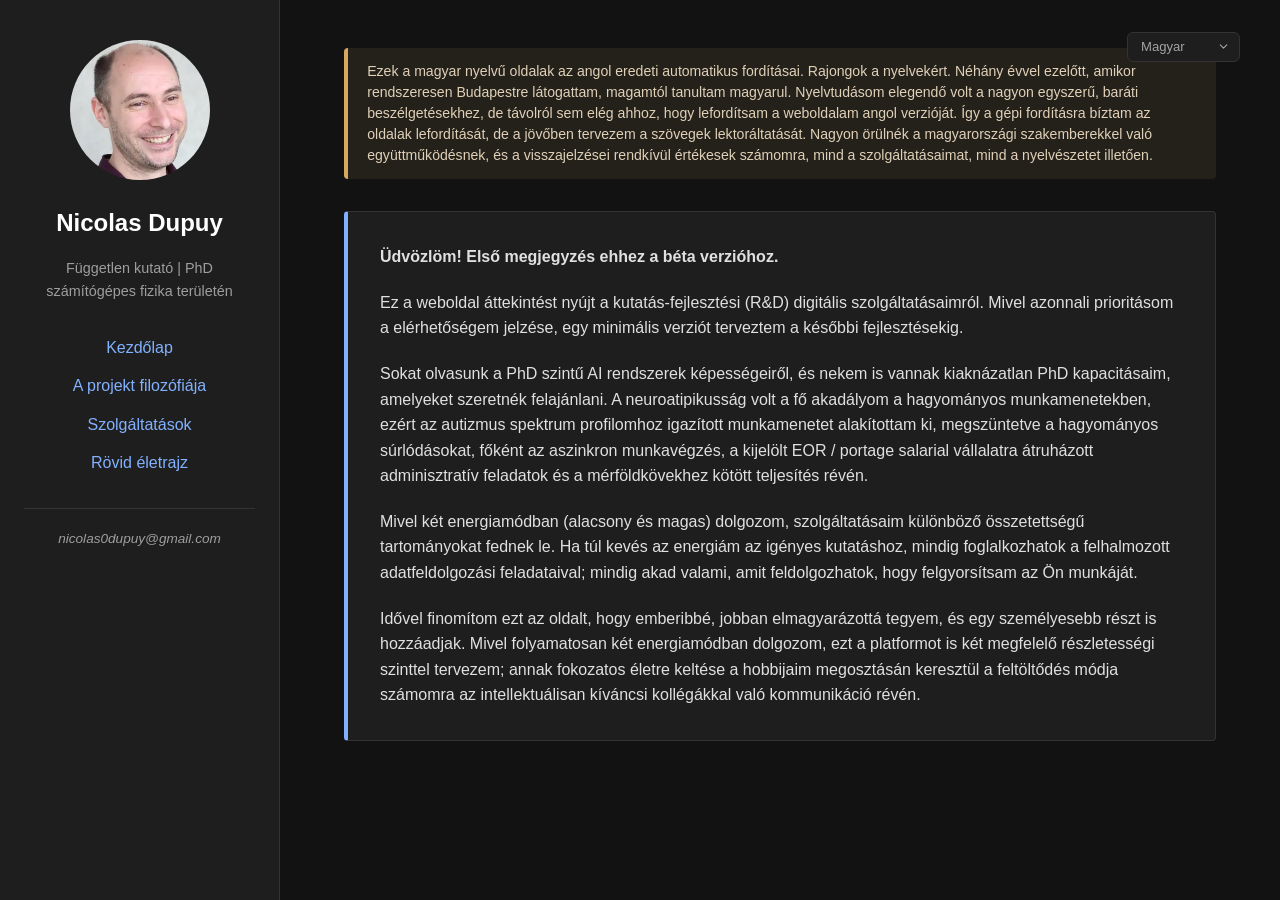
<file: hu/index.html>
<!DOCTYPE html>
<html lang="hu">
    <head>
        <meta charset="UTF-8">
        <meta name="viewport" content="width=device-width, initial-scale=1.0">
        <title>Nicolas Dupuy</title>
        <link rel="stylesheet" href="../style.css">
    </head>
    <body>

        <nav class="sidebar">
            <img src="../profile.webp" alt="Nicolas Dupuy" class="profile-pic">
            <h1 class="sidebar-name">Nicolas Dupuy</h1>
            <p class="sidebar-title">Független kutató | PhD számítógépes fizika területén</p>
            <ul class="nav-links">
                <li><a href="#home">Kezdőlap</a></li>
                <li><a href="#section1">A projekt filozófiája</a></li>
                <li><a href="#section2">Szolgáltatások</a></li>
                <li><a href="#section3">Rövid életrajz</a></li>
                <li class="nav-contact-item"><a href="mailto:nicolas0dupuy@gmail.com" class="email-link">nicolas0dupuy@gmail.com</a></li>
            </ul>
        </nav>

        <main class="content">
            <div class="lang-selector-container">
                <select class="lang-select" onchange="if(this.value) window.location.href=this.value;">
                    <option value="../index.html">English</option>
                    <option value="../fr/index.html">Français</option>
                    <option value="../de/index.html">Deutsch</option>
                    <option value="../sv/index.html">Svenska</option>
                    <option value="../et/index.html">Eesti</option>
                    <option value="../fi/index.html">Suomi</option>
                    <option value="../ru/index.html">Русский</option>
                    <option value="../uk/index.html">Українська</option>
                    <option value="../cs/index.html">Čeština</option>
                    <option value="" selected>Magyar</option>
                </select>
            </div>
            <section id="home">
                <div class="translation-notice">
                    Ezek a magyar nyelvű oldalak az angol eredeti automatikus fordításai. Rajongok a nyelvekért. Néhány évvel ezelőtt, amikor rendszeresen Budapestre látogattam, magamtól tanultam magyarul. Nyelvtudásom elegendő volt a nagyon egyszerű, baráti beszélgetésekhez, de távolról sem elég ahhoz, hogy lefordítsam a weboldalam angol verzióját. Így a gépi fordításra bíztam az oldalak lefordítását, de a jövőben tervezem a szövegek lektoráltatását. Nagyon örülnék a magyarországi szakemberekkel való együttműködésnek, és a visszajelzései rendkívül értékesek számomra, mind a szolgáltatásaimat, mind a nyelvészetet illetően.
                </div>
                <div class="intro-cadre">
                    <p><strong>Üdvözlöm! Első megjegyzés ehhez a béta verzióhoz.</strong></p>
                    <p>Ez a weboldal áttekintést nyújt a kutatás-fejlesztési (R&D) digitális szolgáltatásaimról. Mivel azonnali prioritásom a elérhetőségem jelzése, egy minimális verziót terveztem a későbbi fejlesztésekig.</p>
                    <p>Sokat olvasunk a PhD szintű AI rendszerek képességeiről, és nekem is vannak kiaknázatlan PhD kapacitásaim, amelyeket szeretnék felajánlani. A neuroatipikusság volt a fő akadályom a hagyományos munkamenetekben, ezért az autizmus spektrum profilomhoz igazított munkamenetet alakítottam ki, megszüntetve a hagyományos súrlódásokat, főként az aszinkron munkavégzés, a kijelölt EOR / portage salarial vállalatra átruházott adminisztratív feladatok és a mérföldkövekhez kötött teljesítés révén.</p>
                    <p>Mivel két energiamódban (alacsony és magas) dolgozom, szolgáltatásaim különböző összetettségű tartományokat fednek le. Ha túl kevés az energiám az igényes kutatáshoz, mindig foglalkozhatok a felhalmozott adatfeldolgozási feladataival; mindig akad valami, amit feldolgozhatok, hogy felgyorsítsam az Ön munkáját.</p>
                    <p>Idővel finomítom ezt az oldalt, hogy emberibbé, jobban elmagyarázottá tegyem, és egy személyesebb részt is hozzáadjak. Mivel folyamatosan két energiamódban dolgozom, ezt a platformot is két megfelelő részletességi szinttel tervezem; annak fokozatos életre keltése a hobbijaim megosztásán keresztül a feltöltődés módja számomra az intellektuálisan kíváncsi kollégákkal való kommunikáció révén.</p>
                </div>
            </section>
            <section id="section1">
                <div class="translation-notice">
                    Ezek a magyar nyelvű oldalak az angol eredeti automatikus fordításai. Rajongok a nyelvekért. Néhány évvel ezelőtt, amikor rendszeresen Budapestre látogattam, magamtól tanultam magyarul. Nyelvtudásom elegendő volt a nagyon egyszerű, baráti beszélgetésekhez, de távolról sem elég ahhoz, hogy lefordítsam a weboldalam angol verzióját. Így a gépi fordításra bíztam az oldalak lefordítását, de a jövőben tervezem a szövegek lektoráltatását. Nagyon örülnék a magyarországi szakemberekkel való együttműködésnek, és a visszajelzései rendkívül értékesek számomra, mind a szolgáltatásaimat, mind a nyelvészetet illetően.
                </div>
                <h2>A projekt filozófiája</h2>

                <!-- Unified Introduction Context Block -->
                <div class="philosophy-intro-text">
                    <p><strong>Nicolas vagyok, független kutató, aki ezt a kutatási és adat-tudományi támogatási szolgáltatást vezeti.</strong></p>
                    <p>Moduláris szolgáltatáskínálatot kínálok a tudományos kutatástól az adattudományig, külső támogatást nyújtva azokhoz a feladatokhoz, amelyeket a csapatának mentesítenie kell.</p>
                    <p>Ezt a rendszert a szoftverfejlesztés által ihletett hibajegy (ticket) rendszer köré építettem, igazodva az autizmussal élő kutatóként meglévő változó munkaterhelési korlátaimhoz. A fizetés szigorúan az eredmények alapján történik a mérföldkövek jóváhagyása után a Employer of Record (portage salarial) révén, ami a teljes együttműködést azonnal használhatóvá teszi („plug-and-play”).</p>
                    <p><strong>További részletek:</strong></p>
                </div>
                <div class="tabs-container">
                    <!-- Barre de navigation à 3 onglets -->
                    <div class="tab-buttons grid-three">
                        <button class="tab-btn active" data-target="phil-what">Amit csinálok...</button>
                        <button class="tab-btn" data-target="phil-why">Miért</button>
                        <button class="tab-btn" data-target="phil-autism">Autizmus spektrum profil</button>
                    </div>

                    <!-- Contenu des onglets -->
                    <div class="tab-content">

                        <!-- Onglet 1 : What I do -->
                        <div id="phil-what" class="tab-panel active">

                            <h4 style="margin-top: 1.5rem; color: #ffffff;">Amit csinálok néhány sorban:</h4>
                            <ul style="padding-left: 1.2rem; color: #e0e0e0;">
                                <li style="margin-bottom: 0.8rem;"><strong>A felhalmozott projektek és mérnöki adósságok felszámolása:</strong> Átvállalom a felhalmozott kutatási és adattudományi munkaterhelését. Ez magában foglalja a félretett másodlagos hipotézisek vizsgálatát vagy a csapata kapacitásának bővítését a sürgős számítási munkákhoz. Egyetlen szakterülethez sem kötődő kutatóként járok el.</li>
                                <li style="margin-bottom: 0.8rem;"><strong>Értékalapú mérföldkövek:</strong> Együtt bontjuk fel a technikai ütemtervet projektjegyekre, rögzített árat és indikatív időkeretet rendelve minden mérföldkőhöz. Attól a pillanattól kezdve teljesen autonóm módon irányítom az időbeosztásomat. Aszinkron frissítésekkel tartjuk egymást naprakészen, ami kiküszöböli a formális megbeszélések időigényét.</li>
                                <li style="margin-bottom: 0rem;"><strong>Adaptív végrehajtás:</strong> A munkameneteket az alapvető adatkutatástól a specializált numerikus szimulációkig vagy teoretikus kutatásokig kezelem. A munkamenetem alkalmazkodik a kognitív elérhetőségemhez, a koncentráció csúcsát a komplex matematikai kutatásokra irányítva, a lineáris adatfeldolgozást pedig a stabil működési ritmus fenntartására használva.</li>
                            </ul>
                        </div>

                        <!-- Onglet 2 : Why -->
                        <div id="phil-why" class="tab-panel">
                            <ul style="padding-left: 1.2rem; color: #e0e0e0;">
                                <li style="margin-bottom: 0.8rem;"><p><strong>A kutatás mint szenvedély:</strong> Évekkel ezelőtt nem hittem, hogy kutatóvá válhatok a jó tanulmányi eredmények ellenére. Az egyetemen maradtam, mert imádtam tanulni, és végül lehetőséget kaptam a doktorim megvédésére. A technikai csapatok támogatása az én módom arra, hogy kiváló kutatókkal működjek együtt izgalmas projektekben, lehetővé téve számomra a tanulás folytatását, miközben hozzájárulok a fejlődésükhöz, és túllépek a doktori munkám keretein.</p></li>
                                <li style="margin-bottom: 0.8rem;"><p><strong>A tanulási lendületem kihasználása:</strong> Akadémiai könyvmoly vagyok. Leginkább így tanultam: magántanárként dolgoztam otthon, majd hordószámra vettem a tankönyveket és tudományos könyveket. Soha nem álltam meg. Ma, a történelmi intézmények digitális médiájával, mint a Collège de France vagy a Stanford, az olvasási listám hosszabb, mint a gyermek karácsonyi kívánságlistája (ahogy én hívom). Az autizmussal kapcsolatos intenzív fókusz nem mítosz. Ha valamiért lelkesedem, nem csinálom félgőzzel. Ez adja meg a lendületet ahhoz, hogy minőségi, koncentrált munkát végezzek hosszú időn keresztül.</p></li>
                                <li style="margin-bottom: 0.8rem;"><p><strong>Interdiszciplináris dinamika:</strong> A hagyományos kutatási pályákkal ellentétben, amelyek egyetlen területen való extrém specializációt igényelnek, én virágzom több szféra felfedezésekor. Míg egy állandó akadémiai pozícióban ez korlátot jelentene, a független struktúrám ezt a sokszínűség iránti igényt előnnyé alakítja. Ez lehetővé teszi számomra, hogy matematikai készségeimet agnosztikusan alkalmazzam a különböző szektorokban, átemelve az analitikai eszközöket a pénzügyek, az orvostudomány, a elméleti fizika és az alkalmazott adatcsatornák között.</p></li>
                            </ul>
                        </div>

                        <!-- Onglet 3 : Autism Notes -->
                        <div id="phil-autism" class="tab-panel">
                            <p><em>«Az autizmus spektrum zavarok (ASD) a állapotok sokféle csoportját képviselik. A szociális interakció és a kommunikáció bizonyos fokú nehézségei jellemzik őket. Egyéb jellemzők a tevékenységek és a viselkedés nem tipikus mintázatai, mint például az egyik tevékenységről a másikra való áttérés nehézségei, a részletekre való összpontosítás és a szokatlan reakciók az érzékszervi ingerekre,»</em> — a WHO szerint, amely a prevalenciát körülbelül 1 az 127 emberre becsüli a globális népességben.</p>
                            <p>És mi a helyzet az akadémiai környezettel? Bár nincsenek közvetlen világszintű statisztikák az akadémiai elterjedtségről, Simon Baron-Cohen 2001-ben közzétett egy tanulmányt, amely az átlagos autizmus spektrum koefficienset (AQ) mérte a különböző népességcsoportokban. Egy 0-tól 50-ig terjedő skálán, ahol az átlagos népesség átlaga 16,4 (± 6,4), a klinikailag diagnosztizált autista népességé pedig 35,8 (± 6,5), a matematikust hallgatók 21,5 (± 6,5) pontot értek el, ami alig marad el a 16 brit diákolimpiai győztesétől (24,5 ± 5,7).</p>
                            <p>Ha az autizmust a munkahelyen nézzük, a specializált szervezetek, mint a National Autistic Society és a Brit Nemzeti Statisztikai Hivatal (ONS) adatai azt mutatják, hogy az autizmus mutatja a legalacsonyabb foglalkoztatási rátát az összes fogyatékossági kategória közül — a felnőtt autisták mindössze 21,7%-a rendelkezik hivatalos munkával (2020-as adatok), alig megelőzve a súlyos tanulási nehézségekkel küzdő felnőtteket.</p>
                            <p>Ennek ellenére az autizmus spekrtum a helyzetek és az intellektuális szintek széles skáláját öleli fel. Dr. Niall Kenny értékes tanúságtételeket gyűjtött össze az ír felsőoktatásban dolgozó akadémikusoktól (<em>«Tell me what my job is»: A Qualitative Exploration of the Experiences of Autistic Academic Staff working in Higher Education in Ireland</em>), és én is hozzáadhatom a sajátomat. Ha elolvassa, íme néhány kiemelt téma:</p>

                            <ol style="padding-left: 1.2rem; color: #e0e0e0; margin-top: 1rem;">
                                <li style="margin-bottom: 0.8rem;"><strong>A diagnózis megszerzése hatalmas terhet vesz le az emberről:</strong> Számomra ez tényleg olyan volt, mintha egy nyúl lennék, aki véletlenül egy macskacsaládba került, akinek végre elmondják, hogy bár szeretem őket, az olyan apró kiigazítások, mint a madárvadászattól vagy az éjszakai kószálástól való tartózkodás, sokkal jobbá teszik az életemet.</li>
                                <li style="margin-bottom: 0.8rem;"><strong>Az időérzékelés kardinálisan eltér</strong> a neurodivergens és neurotipikus embereknél, sőt még két autista egyén között is. A tanulmányban az egyik résztvevő leírja, hogy képes órákon át egyetlen feladatra összpontosítani anélkül, hogy észrevenné az idő múlását, míg a másiknak gyakrabban van szüksége szünetekre, mint a kollégáinak. Én pontosan középen vagyok: 17 évesen imádtam a sakkversenyeket, ahol a reggel 9-kor kezdődő egész napos játszmák akár 8 órán át is eltarthattak. Megpróbáltam letenni az École Normale Supérieure (ENS) egyik legnehezebb felvételi vizsgáját; mivel nem a hagyományos utat jártam, szörnyű eredményeim voltak, de a kihívást nagyon élveztem. Ennek ellenére, még egy olyan feladatnál is, amiben jeleskedem, ha az elmémet mérgező gondolatok homályosítják el, az időérzékelésem teljesen felborul.</li>
                                <li style="margin-bottom: 0.8rem;"><strong>Rutinok és szervezés:</strong> Mindannyiunknak megvannak a magunk rutinjai, és a szervezés kaotikus lehet. Számomra a multitasking olyan, mintha egyszerre több buzogánnyal próbálnék zsonglőrködni, és még két határidő jelenléte is, ha nagyon távoliak is, teljesen leblokkolhat.</li>
                                <li style="margin-bottom: 0.8rem;"><strong>Maszkolás (masking):</strong> Visszatérve a nyúl szerepére a macskacsaládban, amely örökbe fogadott. Szereted őket, szeretnél velük időt tölteni és együtt csinálni dolgokat, de nekik olyan ösztöneik vannak, amik neked nincsenek. Így próbálod ugyanezt tenni egy tudattalan másolási mechanizmuson keresztül, de az elméd sikít a fájdalomtól. Ez gyakran a kiégéshez vezető kimerültség fő oka.</li>
                                <li style="margin-bottom: 0.8rem;"><strong>Szenzoros túlterhelés:</strong> Kiemelt okként adom hozzá a kimerültséghez és a kiégéshez. Fáradtan, zsúfolt nyilvános helyeken a vonatra várakozás közbeni ismétlődő bemondások, a kipufogógázok vagy a szupermarket pénztáránál lévő szkenner csipogása arra kényszeríti az agyunkat, hogy folyamatosan működjön, mintha aktívan adatokat dolgoznánk fel.</li>
                                <li style="margin-bottom: 0rem;"><strong>Több jutalom a nehézségeinkért:</strong> Autista embernek lenni természetesen bonyolítja az életet, de nem szeretnék más lenni. A tanulmány résztvevői dicsérik a hiperfókuszukat és azt a vágyat, hogy mélyebben elmerüljenek a hobbijaikban. Én sem szeretném soha elveszíteni a logikus dolgok ilyen intenzitású tanulásának örömét.</li>
                            </ol>
                        </div>

                    </div>
                </div>
            </section>
            <section id="section2">
                <div class="translation-notice">
                    Ezek a magyar nyelvű oldalak az angol eredeti automatikus fordításai. Rajongok a nyelvekért. Néhány évvel ezelőtt, amikor rendszeresen Budapestre látogattam, magamtól tanultam magyarul. Nyelvtudásom elegendő volt a nagyon egyszerű, baráti beszélgetésekhez, de távolról sem elég ahhoz, hogy lefordítsam a weboldalam angol verzióját. Így a gépi fordításra bíztam az oldalak lefordítását, de a jövőben tervezem a szövegek lektoráltatását. Nagyon örülnék a magyarországi szakemberekkel való együttműködésnek, és a visszajelzései rendkívül értékesek számomra, mind a szolgáltatásaimat, mind a nyelvészetet illetően.
                </div>
                <!-- Services Section Header & Introduction (Ultra-Clean & Pure HTML) -->
                <div class="services-container">
                    <div class="services-header">
                        <h2>Szolgáltatások</h2>
                        <span class="status-badge">
                            🌱 <strong>Kezdeti szakasz:</strong> visszajelzései fontosak a szükségleteihez való jobb igazodáshoz
                        </span>
                    </div>

                    <div class="services-intro-text">
                        <p>
                            Itt találja a szolgáltatásaim listáját, amelyet idővel bővíthetek, amint valami újat kezdek tanulni. Elsősorban arra szolgálnak, hogy olyan készségeket bocsássanak az Ön rendelkezésére, amelyeket folyamatos tanulással fejlesztettem ki sok éven át több akadémiai területen.
                        </p>
                        <p class="framework-note">
                            A mindkettőnk számára kiszámítható, highly professzionális és stresszmentes együttműködés biztosítása érdekében ezen modulok többségére egységes struktúrát alkalmazok:
                        </p>
                    </div>

                    <div class="services-grid">
                        <div class="feature-card">
                            <h3>💼 Adminisztratív egyszerűség</h3>
                            <p>Employer of Record (EOR) vagy a francia portage salarial rendszer használata az összes szerződés, számla és jogszabályi megfelelőség kezelésére.</p>
                        </div>
                        <div class="feature-card">
                            <h3>✅ Kockázatmentes mérföldkövek</h3>
                            <p>A fizetés szigorúan <strong>a mérföldkő jóváhagyása után</strong> történik, a modern IT cégek hibajegy- és backlog-kezelése által ihletve.</p>
                        </div>
                        <div class="feature-card">
                            <h3>📥 Backlog mentesítés</h3>
                            <p>Kifejezetten arra tervezve, hogy átvállalja az Ön felhalmozott adatfeldolgozási feladatait és másodlagos hipotéziseit, felszabadítva a fő csapatát azokra a feladatokra, amelyekre nincs idejük.</p>
                        </div>
                        <div class="feature-card">
                            <h3>🧩 Igazított kognitív tempó</h3>
                            <p>A komplexitás széles skálája, az alapszintű feladatoktól a mélyreható kutatásokig. Ez lehetővé teszi számomra mint autizmussal élő kutató számára, hogy az időmet és a kognitív terhelésemet az aktuális koncentrációs képességemtől függően irányítsam.</p>
                        </div>
                    </div>

                    <div class="services-footer">
                        <p>Vannak egyedi igényei ezen a standard katalóguson kívül?</p>
                        <a href="mailto:nicolas0dupuy@gmail.com" class="contact-button">✉️ Kapcsolat: nicolas0dupuy@gmail.com</a>
                    </div>
                </div>

                <div id="hashtag-menu" class="hashtag-menu-container"></div>

                <!-- ==================== SERVICE 1 ==================== -->
                <div class="service-card" data-tags="ComputationalPhysics,AppliedMathematics">
                    <h3 class="service-title">Számítógépes fizika & Numerikus modellezés</h3>

                    <input type="checkbox" id="toggle-service-1" class="card-toggle-input">
                    <div class="card-fold-content">
                        <div class="service-description">
                            <p>Műszaki és elméleti támogatás a kutatásban, kódmegvalósításban, fizikai rendszerek szimulációjában és matematikai modellezésben. Főleg távolról nyújtva, személyes részvételi lehetőséggel.</p>
                            <p>A projektek független mérföldkövekre vannak strukturálva, világos definíciókkal és végpontokkal, ami garantálja, hogy minden eredmény könnyen nyomon követhető és integrálható a csapat bármely tagja által.</p>
                            <p>A mérföldkövek képviselhetnek elméleti kutatást vagy egy algoritmus megvalósítását, és a befejezés után fizetendő tételek alapját képezik, védve az Ön költségvetését. Az ár minden mérföldkőre külön kerül kialakításra és nem változik, ha további időre van szükségem, biztosítva Önnek a stabilitást és a kiszámíthatóságot, miközben számomra a nyomás csökkenését és a minőségi tanulás lehetőségét adja.</p>
                            <p>Ez a struktúra úgy lett kialakítva, hogy segítsen a csapatoknak vagy kutatóknak a félretett mellékprojektek befejezésében és az alternatív hipotézisek értékelésében, miközben a fő csapatai az elsődleges projektjeikre összpontosítanak.</p>
                            <p>Hosszú távú partnerség előrevetíthető a tanulási görbém előnyeinek megszilárdítására, mivel aktívan tanulom a numerikus módszereket kezdő kutatói szinten.</p>
                        </div>
                        <div class="service-commentary">
                            <h4>Személyes megjegyzés</h4>
                            <p>A számítógépes fizikát a doktori értekezésem előtti mesterképzési szakmai gyakorlatom során fedeztem fel. Abban az időszakban a kvantumkémia több módszerét alkalmaztam (amelyeket a «Kvantumkémia & Anyagmodellezés» szolgáltatásban kínálok), és a bennem lévő matematikus már akkor meg akarta érteni ezek alapjait. Azért kínálom ezt a szolgáltatást, mert az ezen a területen folytatott folyamatos tanulásom a tapasztalataimmal kombinálva gyakorlati alkalmazásra találhat mind az iparban, mind az akadémiai szférában, ahol gyakran hiányzik a gyakorlati támogatás. Tájékoztatásul, néhány publikáció, amelyhez a gyakorlatomban fordulok: Quarteroni et al. *Numerical Mathematics*, Grégoire Allaire *Analyse numérique et optimisation* (Éditions de l'École Polytechnique), Mallat könyvei és előadásai a waveletekről, valamint Pohjolainen *Mathematical Modeling*.</p>
                        </div>
                        <div class="card-fold-fade"></div>
                    </div>
                    <label for="toggle-service-1" class="card-toggle-label"></label>

                    <div class="service-tags">
                    <span class="tag" onclick="filterByTag('ComputationalPhysics')">#ComputationalPhysics</span>
                    <span class="tag" onclick="filterByTag('AppliedMathematics')">#AppliedMathematics</span>
                
                    </div>
                </div>

                <!-- ==================== SERVICE 2 ==================== -->
                <div class="service-card" data-tags="ComputationalPhysics">
                    <h3 class="service-title">Kvantumkémia & Anyagmodellezés</h3>

                    <input type="checkbox" id="toggle-service-2" class="card-toggle-input">
                    <div class="card-fold-content">
                        <div class="service-description">
                            <p>Molekuláris modellezés, elektron- vagy geometriai szerkezeti számítások, valamint kvantumszimulációk alap- és gerjesztett állapotokra, beleértve a DFT és Quantum Monte Carlo munkafolyamatokat. Főleg távolról nyújtva, személyes részvételi lehetőséggel.</p>
                            <p>A projektek független mérföldkövekre vannak strukturálva, világos definíciókkal és végpontokkal, ami garantálja, hogy minden eredmény könnyen nyomon követhető és integrálható a csapat bármely tagja által.</p>
                            <p>A mérföldkövek képviselhetnek egyszerűen a DFT elektronszerkezet optimalizálását (a vizsgált molekulák egy tételénél) vagy az alternatív módszerek elméleti tanulmányozását, és a befejezés után fizetendő tételek alapját képezik, védve az Ön költségvetését. Az ár minden mérföldkőre külön kerül kialakításra és nem változik, ha további időre van szükségem, biztosítva Önnek a stabilitást és a kiszámíthatóságot, miközben számomra a nyomás csökkenését és a minőségi tanulás lehetőségét adja.</p>
                            <p>Ez a struktúra úgy lett kialakítva, hogy segítsen a csapatoknak vagy kutatóknak a félretett mellékprojektek befejezésében és az alternatív hipotézisek értékelésében, miközben a fő csapatai az elsődleges projektjeikre összpontosítanak.</p>
                            <p>Hosszú távú partnerség előrevetíthető a tanulási görbém előnyeinek megszilárdítására, mivel aktívan igazítom a meglévő számítási folyamataimat az Ön konkrét kutatási feladataihoz.</p>
                        </div>
                        <div class="service-commentary">
                            <h4>Személyes megjegyzés</h4>
                            <p>PhD fokozatot szereztem (2012–2016) számítógépes fizikából, a grafénszerű molekulák kvantum Monte Carlo optimalizálására, az alapállapoti elektronszerkezetre, a szinglett/triplett gerjesztett állapotokra és a erősen korrelált rendszerek geometriájára összpontosítva. Bár még nem vezettem be molekuláris dinamikai csatornákat, és nem integráltam a gépi tanulást a hagyományos fizikai folyamatokba, hatalmas érdeklődéssel állok készen ezen módszerek tanulására, bevezetésére és az Ön projektjeihez való igazítására. A fizika iránti szenvedélyem mellett korán kialakult az érdeklődésem a kvantumszámítástechnika iránt is. Elvégeztem a MITxPRO 'Quantum Computing Fundamentals' és 'Quantum Computing Realities' professzionális tanúsítványprogramjait, és nagyon szeretnék hozzájárulni e terület fejlődéséhez.</p>
                        </div>
                        <div class="card-fold-fade"></div>
                    </div>
                    <label for="toggle-service-2" class="card-toggle-label"></label>

                    <div class="service-tags">
                    <span class="tag" onclick="filterByTag('ComputationalPhysics')">#ComputationalPhysics</span>
                
                    </div>
                </div>

                <!-- ==================== SERVICE 3 ==================== -->
                <div class="service-card" data-tags="QuantitativeFinance,AppliedMathematics">
                    <h3 class="service-title">Numerikus módszerek a kvantitatív pénzügyekben</h3>

                    <input type="checkbox" id="toggle-service-3" class="card-toggle-input">
                    <div class="card-fold-content">
                        <div class="service-description">
                            <p>Numerikus modellek, sztochasztikus szimulációk és matematikai struktúrák megvalósítása és validálása a kvantitatív pénzügyek számára. Főleg távolról nyújtva, személyes részvételi lehetőséggel.</p>
                            <p>A projektek független mérföldkövekre vannak strukturálva, világos definíciókkal és végpontokkal, ami garantálja, hogy minden eredmény könnyen nyomon követhető és integrálható a csapat bármely tagja által.</p>
                            <p>A mérföldkő képviselheti a Value-at-Risk (VaR) értékelést, egy adatcsomag előkészítését, mérnöki munkáját vagy elemzését, vagy egy vizsgált elméleti modellt, és a befejezés után fizetendő tételek alapját képezi, védve az Ön költségvetését. Az ár minden mérföldkőre külön kerül kialakításra és nem változik, ha további időre van szükségem, biztosítva Önnek a stabilitást és a kiszámíthatóságot, miközben számomra a nyomás csökkenését és a minőségi tanulás lehetőségét adja.</p>
                            <p>Ez a struktúra úgy lett kialakítva, hogy segítsen a csapatoknak vagy kutatóknak a félretett mellékprojektek befejezésében és az alternatív hipotézisek értékelésében, miközben a fő csapatai az elsődleges projektjeikre összpontosítanak.</p>
                            <p>Hosszú távú partnerség előrevetíthető a tanulási görbém előnyeinek megszilárdítására, mivel aktívan specializálódom a kvantitatív pénzügyek módszereire, építve a tudományos kutatási tapasztalataimra.</p>
                        </div>
                        <div class="service-commentary">
                            <h4>Személyes megjegyzés</h4>
                            <p>Az elmúlt évben kezdtem aktívan specializálódni a kvantitatív pénzügyek módszereire, építve a Paris School of Business-ben szerzett hétéves Data Science oktatási tapasztalatomra, szoros kapcsolatban a pénzügyi szakemberekkel. A következő személyes lépésem az aktív kutatókkal és szakemberekkel való együttműködés a gyakorlati tanulás érdekében. A partnerség lehetővé teszi Önnek egy olyan hosszú távú munkatárs képzését, aki mélyen megérti az Ön környezetét. Figyelembe véve a megbízható kvantitatív tehetségek hiányát a mai piacon, ez a partnerség lehetővé teszi Önnek, hogy elkerülje a ritka diplomás profilok nehéz keresését, és egy PhD szintű kutatót vonjon be bizonyított analitikai érettséggel. Örömmel fogadok alapszintű feladatokat az alapok tanulása során, és mint tapasztalt előadó hozzájárulhatok a stornói képzéshez is a frissen szerzett tudásom révén. A kutatók és a szakemberek közötti interfészen pozicionálva magam, ne habozzon kapcsolatba lépni, ha összekötő kapocsra van szüksége. Európai hozzájárulásaimat Franciaországra, a hazámra, valamint a skandináv és baltikumi országokra összpontosítom, amelyek a kedvenc régióim közé tartoznak.</p>
                        </div>
                        <div class="card-fold-fade"></div>
                    </div>
                    <label for="toggle-service-3" class="card-toggle-label"></label>

                    <div class="service-tags">
                    <span class="tag" onclick="filterByTag('QuantitativeFinance')">#QuantitativeFinance</span>
                    <span class="tag" onclick="filterByTag('AppliedMathematics')">#AppliedMathematics</span>
                
                    </div>
                </div>

                <!-- ==================== SERVICE 4 ==================== -->
                <div class="service-card" data-tags="AppliedMathematics">
                    <h3 class="service-title">Konvex optimalizálás & Matematikai programozás</h3>

                    <input type="checkbox" id="toggle-service-4" class="card-toggle-input">
                    <div class="card-fold-content">
                        <div class="service-description">
                            <p>Optimalizálási feladatok (például LP, QP, SOCP, SDP) megfogalmazása és megoldása fizikai vagy működési korlátok mellett. Főleg távolról nyújtva, személyes részvételi lehetőséggel.</p>
                            <p>A projektek független mérföldkövekre vannak strukturálva, világos definíciókkal és végpontokkal, ami garantálja, hogy minden eredmény könnyen nyomon követhető és integrálható a csapat bármely tagja által.</p>
                            <p>A mérföldkövek képviselhetik a fizikai vagy működési korlátok átültetését egy konvex programozási modellbe, vagy a különböző solverek összehasonlító tesztelését egy adathalmazon, és a befejezés után fizetendő tételek alapját képezik, védve az Ön költségvetését. Az ár minden mérföldkőre külön kerül kialakításra és nem változik, ha további időre van szükségem, biztosítva Önnek a stabilitást és a kiszámíthatóságot, miközben számomra a nyomás csökkenését és a minőségi tanulás lehetőségét adja.</p>
                            <p>Ez a struktúra úgy lett kialakítva, hogy segítsen a csapatoknak vagy kutatóknak a félretett mellékprojektek befejezésében és az alternatív hipotézisek értékelésében, miközben a fő csapatai az elsődleges projektjeikre összpontosítanak.</p>
                            <p>Hosszú távú partnerség előrevetíthető a tanulási görbém előnyeinek megszilárdítására, mivel folyamatosan fejlesztem gyakorlati készségeimet Stephen Boyd keretrendszereivel.</p>
                        </div>
                        <div class="service-commentary">
                            <h4>Személyes megjegyzés</h4>
                            <p>A konvex optimalizálás tanulmányozását csak nemrégiben kezdtem el a numerikus módszerek iránti érdeklődésem kiterjesztéseként. Kiindulópontként Stephen Boyd nyilvános előadásait és tankönyvét használom, Yan Zheng algoritmikus jegyzeteivel, valamint Ben-Tal és Nemirovski *Lectures on Modern Convex Optimization* című klasszikus művével együtt. A korai partnerség biztosítja Önnek a szűken fókuszált optimalizálási szakértőt a működési és fizikai szűk keresztmetszetek modellezéséhez. Ha olyan tudásra van szüksége, amellyel még nem rendelkezem, ne habozzon tudatni velem, hogy kitűzhessem a készségszerzési célokat, és támogassam Önt azoknak a feladatoknak a végrehajtásában, ahol hiányoznak a szakképzett munkatársak.</p>
                        </div>
                        <div class="card-fold-fade"></div>
                    </div>
                    <label for="toggle-service-4" class="card-toggle-label"></label>

                    <div class="service-tags">
                    <span class="tag" onclick="filterByTag('AppliedMathematics')">#AppliedMathematics</span>
                
                    </div>
                </div>

                <!-- ==================== SERVICE 5 ==================== -->
                <div class="service-card" data-tags="ComputerVision,MachineLearning">
                    <h3 class="service-title">Számítógépes látás kutatás</h3>

                    <input type="checkbox" id="toggle-service-5" class="card-toggle-input">
                    <div class="card-fold-content">
                        <div class="service-description">
                            <p>Műszaki és elméleti támogatás a számítógépes látás algoritmusainak, matematikai alapjainak és numerikus megvalósításainak fejlesztéséhez, felölelve a klaszikus geometriai megközelítéseket, a gépi tanulási architektúrákat és a generatív megbízásokat. Főleg távolról nyújtva, személyes részvételi lehetőséggel.</p>
                            <p>A projektek független mérföldkövekre vannak strukturálva, világos definíciókkal és végpontokkal, ami garantálja, hogy minden eredmény könnyen nyomon követhető és integrálható a csapat bármely tagja által.</p>
                            <p>A mérföldkövek skálázódhatnak az egyszerű képfeldolgozási feladattól vagy a kutatási munka algoritmikus megvalósításától az elméleti alapok matematikai auditjáig, és a befejezés után fizetendő tételek alapját képezik, védve az Ön költségvetését. Az ár minden mérföldkőre külön kerül kialakításra és nem változik, ha további időre van szükségem, biztosítva Önnek a stabilitást és a kiszámíthatóságot, miközben számomra a nyomás csökkenését és a minőségi tanulás lehetőségét adja.</p>
                            <p>Ez a struktúra úgy lett kialakítva, hogy segítsen a csapatoknak vagy kutatóknak a félretett mellékprojektek befejezésében és az alternatív hipotézisek értékelésében, miközben a fő csapatai az elsődleges projektjeikre összpontosítanak.</p>
                            <p>Hosszú távú partnerség előrevetíthető a tanulási görbém előnyeinek megszilárdítására, mivel gyorsan igazítom a matematikai készségeimet az Ön konkrét látási feladataihoz.</p>
                        </div>
                        <div class="service-commentary">
                            <h4>Személyes megjegyzés</h4>
                            <p>A számítógépes látást a mély tanulási bumm után fedeztem fel, és a mögötte rejlő matematika gyorsan lenyűgözött. Online követtem a HSE számítógépes látás mesterképzésének első évét (amelyet megszakított az ukrajnai háború kitörése), és 2021-ben elvégeztem a CS236 generatív modellek kurzust a Stanfordon. Egyformán le vagyok nyűgözve a alapvető matematikát használó klasszikus módszerektől és a gépi tanuláson alapuló módszerektől. A gyakorlatomban szakirodalomként Szeliski *Computer Vision: Algorithms and Applications* és Gonzalez és Woods *Digital Image Processing* című tankönyveit használom. Ezenkívül az akadémiai hátterem magában foglalja a differenciálgeometria különböző szintjeit — beleértve a riemanni, szimplektikus geometriát és a Lie-csoportokat —, ami szilárd geometriai perspektívát biztosít a többdimenziós vizuális adatokkal vagy invariáns architektúrákkal való munka során.</p>
                        </div>
                        <div class="card-fold-fade"></div>
                    </div>
                    <label for="toggle-service-5" class="card-toggle-label"></label>

                    <div class="service-tags">
                    <span class="tag" onclick="filterByTag('ComputerVision')">#ComputerVision</span>
                    <span class="tag" onclick="filterByTag('MachineLearning')">#MachineLearning</span>
                
                    </div>
                </div>

                <!-- ==================== SERVICE 6 ==================== -->
                <div class="service-card" data-tags="ComputerVision,DataEngineering">
                    <h3 class="service-title">Számítógépes látás alkalmazások</h3>

                    <input type="checkbox" id="toggle-service-6" class="card-toggle-input">
                    <div class="card-fold-content">
                        <div class="service-description">
                            <p>A számítógépes látás folyamatainak gyakorlati megvalósítása az ipari automatizálás, a minőségellenőrzés és az adatok előfeldolgozása számára, a klasszikus képfeldolgozás és a gépi tanulási modellek használatával. Főleg távolról nyújtva, személyes részvételi lehetőséggel.</p>
                            <p>A projektek független mérföldkövekre vannak strukturálva, világos definíciókkal és végpontokkal, ami garantálja, hogy minden eredmény könnyen nyomon követhető és integrálható a csapat bármely tagja által.</p>
                            <p>A mérföldkövek skálázódhatnak az képek szűrésére és igazítására szolgáló OpenCV előfeldolgozó csatorna kiépítésétől az egyedi jellemző-párosító skript megírásáig vagy egy könnyű előre betanított modell telepítéséig, és a befejezés után fizetendő tételek alapját képezik, védve az Ön költségvetését. Az ár minden mérföldkőre külön kerül kialakításra és nem változik, ha további időre van szükségem, biztosítva Önnek a stabilitást és a kiszámíthatóságot, miközben számomra a nyomás csökkenését és a minőségi tanulás lehetőségét adja.</p>
                            <p>Ez a struktúra úgy lett kialakítva, hogy segítsen a csapatoknak vagy kutatóknak a félretett mellékprojektek befejezésében és az alternatív hipotézisek értékelésében, miközben a fő csapatai az elsődleges projektjeikre összpontosítanak.</p>
                            <p>Hosszú távú partnerség előrevetíthető a tanulási görbém előnyeinek megszilárdítására, mivel aktívan bővítem gyakorlati készségeimet ipari szintű szoftverkönyvtárakkal.</p>
                        </div>
                        <div class="service-commentary">
                            <h4>Személyes megjegyzés</h4>
                            <p>Elsősorban elméleti szakemberként az elmúlt öt évben aktívan dolgoztam azon, hogy a számítógépes látás gyakorlati szakembere legyek. Korai számítógépes látás kurzusok elvégzésével kezdtem a Coursera, Udacity és LearnOpenCV platformokon, majd felgyorsítottam a tanulást azzal, hogy beiratkoztam a HSE online mesterképzésére — ezt a kísérletet sajnos megszakította az ukrajnai invázió kitörése. Ezeket a szolgáltatásokat az elméleti hátterem gyakorlati tapasztalatokkal való kiegészítésére kínálom, a hozzájárulásomat a backlog-mentesítés támogató szolgáltatásaként pozicionálva, ahol az Ön pénzügyi kockázata teljesen ki van zárva a mérföldkő alapú kifizetéseknek köszönhetően.</p>
                        </div>
                        <div class="card-fold-fade"></div>
                    </div>
                    <label for="toggle-service-6" class="card-toggle-label"></label>

                    <div class="service-tags">
                    <span class="tag" onclick="filterByTag('ComputerVision')">#ComputerVision</span>
                    <span class="tag" onclick="filterByTag('DataEngineering')">#DataEngineering</span>
                
                    </div>
                </div>

                <!-- ==================== SERVICE 7 ==================== -->
                <div class="service-card" data-tags="DataEngineering,DataScience">
                    <h3 class="service-title">Adatmérnökség & Jelentéskészítés</h3>

                    <input type="checkbox" id="toggle-service-7" class="card-toggle-input">
                    <div class="card-fold-content">
                        <div class="service-description">
                            <p>Adatfeldolgozó csatornák, analitikai műszerfalak (Business Intelligence) fejlesztése és az adatminőség auditálása. Főleg távolról nyújtva, személyes részvételi lehetőséggel.</p>
                            <p>A projektek független mérföldkövekre vannak strukturálva, világos definíciókkal és végpontokkal, ami garantálja, hogy minden eredmény könnyen nyomon követhető és integrálható a csapat bármely tagja által.</p>
                            <p>A mérföldkövek skálázódhatnak az egyedi Python-skript megírásától a különböző adatállományok tisztítására és egyesítésére, a SQL-lekérdezések írásán át a Google BigQuery-ben az automatizált műszerfal kiépítéséig, és a befejezés után fizetendő tételek alapját képezik, védve az Ön költségvetését. Az ár minden mérföldkőre külön kerül kialakításra és nem változik, ha további időre van szükségem, biztosítva Önnek a stabilitást és a kiszámíthatóságot, miközben számomra a nyomás csökkenését és a minőségi tanulás lehetőségét adja.</p>
                            <p>Ez a struktúra úgy lett kialakítva, hogy segítsen az adatfeldolgozó vagy IT csapatoknak a felhalmozott feladatok megoldásában és a működési műszerfalak kiépítésében, miközben a fő csapatai a mindennapi munkafolyamataikra összpontosítanak, valamint segítsen a nem specializált csapatoknak a kezdeti infrastruktúrájuk létrehozásában.</p>
                            <p>Hosszú távú partnerség előrevetíthető a tanulási görbém előnyeinek megszilárdítására, mivel nagyon szeretnék hozzájárulni az Ön projektjeihez mindaddig, amíg kézzelfogható és mérhető eredményeket nem érünk el.</p>
                        </div>
                        <div class="service-commentary">
                            <h4>Személyes megjegyzés</h4>
                            <p>2019 óta tanítok Data Science-t és az adatbázisok alapjait a Paris School of Business-ben, folyamatosan fejlesztve a készségeimet a DataCamp és Coursera platformokon azok alapítása óta. Idővel más neves intézményekben is kezdtem előadásokat tartani, hogy az adatokat szűken specializált kontextusokban tanítsam, mint például a kibervédelem és a pénzügyek. Azért kínálom ezt a szolgáltatást, hogy levegyem a felhalmozott feladatokat az Ön csapatáról — mint például az adatok előkészítése vagy az alapvető csatornák —, mivel ez biztosítja számomra a legfontosabb gyakorlati tapasztalatot, amely táplálja a saját kutatásaimat.</p>
                        </div>
                        <div class="card-fold-fade"></div>
                    </div>
                    <label for="toggle-service-7" class="card-toggle-label"></label>

                    <div class="service-tags">
                    <span class="tag" onclick="filterByTag('DataEngineering')">#DataEngineering</span>
                    <span class="tag" onclick="filterByTag('DataScience')">#DataScience</span>
                
                    </div>
                </div>

                <!-- ==================== SERVICE 8 ==================== -->
                <div class="service-card" data-tags="DataScience,AppliedMathematics">
                    <h3 class="service-title">Alkalmazott statisztika & Hipotézisvizsgálat</h3>

                    <input type="checkbox" id="toggle-service-8" class="card-toggle-input">
                    <div class="card-fold-content">
                        <div class="service-description">
                            <p>Kísérleti tervek megfogalmazása, hipotézisek ellenőrzése, statisztikai validálás és az alapvető mintázatok kinyerése a többdimenziós adatállományokból. Főleg távolról nyújtva, személyes részvételi lehetőséggel.</p>
                            <p>A projektek független mérföldkövekre vannak strukturálva, világos definíciókkal és végpontokkal, ami garantálja, hogy minden eredmény könnyen nyomon követhető és integrálható a csapat bármely tagja által.</p>
                            <p>A mérföldkövek skálázódhatnak a közelgő kísérlet statisztikai alapjának megtervezésétől a meglévő modell feltételeinek validálási auditjáig vagy egy teljes hipotézisteszt elvégzéséig egy kulcsfontosságú adatállományon, és a befejezés után fizetendő tételek alapját képezik, védve az Ön költségvetését. Az ár minden mérföldkőre külön kerül kialakításra és nem változik, ha további időre van szükségem, biztosítva Önnek a stabilitást és a kiszámíthatóságot, miközben számomra a nyomás csökkenését és a minőségi tanulás lehetőségét adja.</p>
                            <p>Ez a struktúra úgy lett kialakítva, hogy segítsen a kvantitatív kihívásokkal küzdő csapatoknak (például a pénzügyekben, az orvosi kutatásokban vagy a meteorológiában) a hipotézisek validálásában és az analitikai adósságok felszámolásában. Különösen igazodik azon vállalatokhoz és csapatokhoz, amelyeknek csak részleges tudományos validálásra van szükségük.</p>
                            <p>Hosszú távú partnerség előrevetíthető a tanulási görbém előnyeinek megszilárdítására, mivel jelenleg bővítem a statisztikai alapjaimat, különösen a kvantitatív pénzügyeken keresztül.</p>
                        </div>
                        <div class="service-commentary">
                            <h4>Személyes megjegyzés</h4>
                            <p>Statisztikai alapom a fizikában gyökerezik, amikor statisztikus fizikát tanultam, és különösen a doktori tanulmányaim során fejlődött ki, ahol a szimulációimhoz használt Monte Carlo módszerek alapos statisztikai validálást igényeltek. A Paris School of Business-ben tartott előadások a kombinált képzésben részt vevő hallgatókkal arra késztettek, hogy megértsem, hogyan kell alkalmazni a statisztikát a különböző üzleti helyzetekben az előadásaim tartalmának megalkotásához. Különösen arra törekedtem, hogy segítsek a csapatoknak a hatékonyság növelésében az elemzéseik finomítása révén a kapcsolódó bizonytalanság jobb becslésével.</p>
                        </div>
                        <div class="card-fold-fade"></div>
                    </div>
                    <label for="toggle-service-8" class="card-toggle-label"></label>

                    <div class="service-tags">
                    <span class="tag" onclick="filterByTag('DataScience')">#DataScience</span>
                    <span class="tag" onclick="filterByTag('AppliedMathematics')">#AppliedMathematics</span>
                
                    </div>
                </div>

                <!-- ==================== SERVICE 9 ==================== -->
                <div class="service-card" data-tags="MachineLearning,DataScience">
                    <h3 class="service-title">Alkalmazott gépi tanulás & Prediktív modellezés</h3>

                    <input type="checkbox" id="toggle-service-9" class="card-toggle-input">
                    <div class="card-fold-content">
                        <div class="service-description">
                            <p>Prediktív modellek betanítása és összehasonlítása, adatállományok szervezése és a gépi tanulási munkafolyamatok átvitele a felhőplatformokra. Főleg távolról nyújtva, személyes részvételi lehetőséggel.</p>
                            <p>A projektek független mérföldkövekre vannak strukturálva, világos definíciókkal és végpontokkal, ami garantálja, hogy minden eredmény könnyen nyomon követhető és integrálható a csapat bármely tagja által.</p>
                            <p>A mérföldkövek skálázódhatnak a több modellarchitektúra (például Scikit-Learn vagy XGBoost) összehasonlító elemzésétől az Ön adatállományán az adatok előkészítéséig a BigQuery-ben vagy a modellbetanító skript átviteléig a Google Cloud Platform (GCP) környezetébe, és a befejezés után fizetendő tételek alapját képezik, védve az Ön költségvetését. Az ár minden mérföldkőre külön kerül kialakításra és nem változik, ha további időre van szükségem, biztosítva Önnek a stabilitást és a kiszámíthatóságot, miközben számomra a nyomás csökkenését és a minőségi tanulás lehetőségét adja.</p>
                            <p>Ez a struktúra úgy lett kialakítva, hogy segítsen a K+F vagy adatcsapatoknak a prediktív folyamatok prototípus-készítésében és az alternatív modellarchitektúrák tesztelésében, miközben a fő mérnökei a stabil produkciós rendszerek fenntartására összpontosítanak.</p>
                            <p>Hosszú távú partnerség előrevetíthető a tanulási görbém előnyeinek megszilárdítására, és hatékonyan kombinálható a többi adatos vagy specializált szolgáltatásommal, hogy megvitassuk, hogyan segíthetek Önnek mérhető eredmények elérésében.</p>
                        </div>
                        <div class="service-commentary">
                            <h4>Személyes megjegyzés</h4>
                            <p>A modern gépi tanulási módszereket a Scikit-Learn könyvtárban a modern adattudományi módszerekkel együtt fedeztem fel a doktori obhajóbám után 2016-ban, és erre specializálódtam, mert készen akartam állni, ha mérnöki pozíciót ajánlanak fel egy fizikai laboratóriumban, de végül előadói ajánlatokat kaptam. A gépi tanulás iránti szenvedélyt ötvözöm a numerikus módszerekkel és az adattudománnyal. Jelenleg a Google Cloud mint gépi tanulási mérnök (Machine Learning Engineer) tanúsítványára készülök, hogy segítsek a nem specializált csapatoknak bármely területen (személy szerint sokat gondolok a kulturális örökségre, múzeumokra és galériákra) intuitív adatalapú eszközöket szerezni a szakterületük segítésére.</p>
                        </div>
                        <div class="card-fold-fade"></div>
                    </div>
                    <label for="toggle-service-9" class="card-toggle-label"></label>

                    <div class="service-tags">
                    <span class="tag" onclick="filterByTag('MachineLearning')">#MachineLearning</span>
                    <span class="tag" onclick="filterByTag('DataScience')">#DataScience</span>
                
                    </div>
                </div>

                <!-- ==================== SERVICE 10 ==================== -->
                <div class="service-card" data-tags="GenerativeAI,MachineLearning">
                    <h3 class="service-title">Mély generatív modellezés & Matematikai reprezentációk</h3>

                    <input type="checkbox" id="toggle-service-10" class="card-toggle-input">
                    <div class="card-fold-content">
                        <div class="service-description">
                            <p>Mély generatív architektúrák fejlesztése, azok elméleti alapjainak kutatása vagy architektúrák tervezése. Alkalmazható többdimenziós jelek elemzésére, ismeretlen valószínűségi eloszlások modellezésére vagy fizikai inverz feladatok megoldására. Főleg távolról nyújtva, személyes részvételi lehetőséggel.</p>
                            <p>A projektek független mérföldkövekre vannak strukturálva, világos definíciókkal és végpontokkal, ami garantálja, hogy minden eredmény könnyen nyomon követhető és integrálható a csapat bármely tagja által.</p>
                            <p>A mérföldkövek skálázódhatnak a mély generatív architektúra (például variációs autoenkóderek, normalizáló tokok vagy diffúziós modélek) megépítésétől és tesztelésétől az Ön adatain az alapok auditjáig (mint a KL-divergenciák levezetése vagy az invariáns reprezentációk vizsgálata), hogy garantálva legyen a modell konvergenciája a kívánt cél felé, vagy az adatállomány statisztikáját megragadó generatív modell létrehozásáig (hasznos az adatvédelem szempontjából, amikor az adatállományt törölni kell, hogy szintetikus verziót hozhasson létre a törlés utáni trendelemzéshez), és a befejezés után fizetendő tételek alapját képezik, védve az Ön költségvetését. Az ár minden mérföldkőre külön kerül kialakításra és nem változik, ha további időre van szükségem, biztosítva Önnek a stabilitást és a kiszámíthatóságot, miközben számomra a nyomás csökkenését és a minőségi tanulás lehetőségét adja.</p>
                            <p>Ez a struktúra úgy lett kialakítva, hogy segítsen a K+F csapatoknak és kutatóknak (beleértve az orvosi kutatókat vagy a kulturális örökség szakértőit) a matematikai hipotézisek validálásában vagy a neurális hálózati architektúrák prototípus-készítésében a létszám bővítése nélkül. Alkalmas olyan területek szakemberei számára is, ahol az adatokat periodikusan törölni kell az adatvédelem miatt (orvosi vagy fogyasztói adatok).</p>
                            <p>Hosszú távú partnerség előrevetíthető a tanulási görbém előnyeinek megszilárdítására, és hatékonyan kombinálható a többi adatos vagy specializált szolgáltatásommal, hogy megvitassuk, hogyan segíthetek Önnek mérhető eredmények elérésében.</p>
                        </div>
                        <div class="service-commentary">
                            <h4>Személyes megjegyzés</h4>
                            <p>A generatív modelleket 2021-ben fedeztem fel, amikor úgy döntöttem, hogy elvégzem Stefano Ermon CS236 online kurzusát (Deep Generative Models) a Stanfordon. Tájékoztatásul: nem adtam be a záró projektemet, mert a PSB-ben és más iskolákban tartott előadásaim nem hagytak erre sok időt (és visszaléptem azzal, hogy idealizáltam a stanfordi hallgatókat, akiket csodálatosnak tartok), de mégis megkaptam a C osztályzatot kizárólag a elmélet és a kódolási feladatok alapján. Ezt bizonyos büszkeséggel fogadtam el, figyelembe véve, hogy a C osztályzat elérése az összesített pontszám mindössze 75%-ának elérhetősége mellett egyáltalán nem volt rossz. Egy külvárosi francia fiú számára a stanfordi hallgatói státusz egy késői revans volt, ami növelte az önbizalmamat (és kicsit az angol nyelvtudásomat is!). Jelenleg elkezdtem nézni és tanulni Stéphane Mallat leckéit a Collège de France-on (megismételve a nyilvánosan elérhető friss CS236 előadásokat), hogy kiegészítsem a generatív modellek elméleti megértését az optimális szállítás szempontjaival.</p>
                        </div>
                        <div class="card-fold-fade"></div>
                    </div>
                    <label for="toggle-service-10" class="card-toggle-label"></label>

                    <div class="service-tags">
                    <span class="tag" onclick="filterByTag('GenerativeAI')">#GenerativeAI</span>
                    <span class="tag" onclick="filterByTag('MachineLearning')">#MachineLearning</span>
                
                    </div>
                </div>

                <!-- ==================== SERVICE 11 ==================== -->
                <div class="service-card" data-tags="SignalProcessing,ComputerVision,ResearchCollaboration">
                    <h3 class="service-title">Orvosi képalkotás & Biológiai adatok, Sporttudomány & Jelanalízis / Kutatási támogatás</h3>

                    <input type="checkbox" id="toggle-service-11" class="card-toggle-input">
                    <div class="card-fold-content">
                        <div class="service-description">
                            <p>Előfeldolgozás, tisztítás és feltáró elemzés az orvosi és biológiai adatállományok számára, beleértve a képalkotást (például MRI DICOM fájlok) és a biojeleket (például EKG és EEG). Főleg távolról nyújtva, személyes részvételi lehetőséggel.</p>
                            <p>A projektek független mérföldkövekre vannak strukturálva, világos definíciókkal és végpontokkal, ami garantálja, hogy minden eredmény könnyen nyomon követhető és integrálható a csapat bármely tagja által.</p>
                            <p>A mérföldkövek skálázódhatnak az adat-előfeldolgozási feladatoktól a kutatási segítségnyújtásig, mint a képalkotási vagy jeltartalom-kinyerési módszerek tanulmányozása, a generatív modellek fejlesztése vagy a statisztikai adatgyűjtés beállítása az adatvédelem figyelembevételével a törlésre kerülő adatállományokból származó kulcsfontosságú tanulságok megőrzésére (lásd a «Mély generatív modellezés & Matematikai reprezentációk» szolgáltatást). Ezek a mérföldkövek a befejezés után fizetendő tételek alapját képezik, védve az Ön költségvetését. Az ár minden mérföldkőre külön kerül kialakításra és nem változik, ha további időre van szükségem, biztosítva Önnek a stabilitást és a kiszámíthatóságot, miközben számomra a nyomás csökkenését és a minőségi tanulás lehetőségét adja.</p>
                            <p>Ez a struktúra úgy lett kialakítva, hogy segítsen a klinikai K+F csapatoknak, az orvosi kutatóknak vagy a digitális egészségügyi start-upoknak, amelyeknek specializált analitikai támogatásra van szükségük, felszabadítva az orvosaikat és a vezető kutatóikat.</p>
                            <p>Hosszú távú partnerség előrevetíthető a tanulási görbém előnyeinek megszilárdítására, mivel lenyűgöz a biológia és az orvostudomány, és folyamatosan tanulok a gyakorlatban.</p>
                        </div>
                        <div class="service-commentary">
                            <h4>Személyes megjegyzés</h4>
                            <p>Új vagyok a klinikai környezetben, de imádom az emberi élettan tanulmányozását. Még a saját szívadataim egyszerű nyomon követéséből is tanulok a futóedzések során egy Polar H10 pánt segítségével, és büszkén jelenthetem a 180 ütés/perc körüli maximális pulzust, a 164 ütés/perc körüli második szellőzési küszöböt és a terhelés utáni pulzus átlagosan 25-30 ütés/perccel való csökkenését percenként (ugyanolyan büszke vagyok a fizikai formámra 46 évesen, mint arra, ahogyan a szív megértése javult a saját kutatásaim révén!). Arra is büszke vagyok, hogy «laboratóriumi nyúllá» váltam három autizmus kutatásban (egy EEG reakcióidő-rekord az autista és nem autista emberek összehasonlítására, egy a prozódiáról és egy a művészet érzékeléséről szemkövetővel), és nagyon örülnék, ha a kutatók oldalán lehetnék a segítségnyújtás érdekében!</p>
                        </div>
                        <div class="card-fold-fade"></div>
                    </div>
                    <label for="toggle-service-11" class="card-toggle-label"></label>

                    <div class="service-tags">
                    <span class="tag" onclick="filterByTag('SignalProcessing')">#SignalProcessing</span>
                    <span class="tag" onclick="filterByTag('ComputerVision')">#ComputerVision</span>
                    <span class="tag" onclick="filterByTag('ResearchCollaboration')">#ResearchCollaboration</span>
                
                    </div>
                </div>

                <!-- ==================== SERVICE 12 ==================== -->
                <div class="service-card" data-tags="ComputerVision,ResearchCollaboration">
                    <h3 class="service-title">Digitális képfeldolgozás a kulturális örökség számára</h3>

                    <input type="checkbox" id="toggle-service-12" class="card-toggle-input">
                    <div class="card-fold-content">
                        <div class="service-description">
                            <p>Digitális megőrzés, spektrális elemzés és kiváló minőségű digitális bemutatási megoldások a képzőművészet, galériák és kulturális intézmények számára.</p>
                            <p>A projektek független mérföldkövekre vannak strukturálva, világos definíciókkal és végpontokkal, ami garantálja, hogy minden eredmény könnyen nyomon követhető és integrálható a csapat bármely tagja által.</p>
                            <p>A mérföldkövek skálázódhatnak a fénykép vagy festmény digitalizálásától a kutatási támogatásig, mint a sérült vászon digitális restaurálása a történelmi fényképek egyesítésével, vagy spektrális elemzés végzése a múltbéli restaurálás nyomainak felderítésére. Ezek a mérföldkövek a befejezés után fizetendő tételek alapját képezik, védve az Ön költségvetését. Az ár minden mérföldkőre külön kerül kialakításra és nem változik, ha további időre van szükségem, biztosítva Önnek a stabilitást és a kiszámíthatóságot, miközben számomra a nyomás csökkenését és a minőségi tanulás lehetőségét adja.</p>
                            <p>Ez a struktúra úgy lett kialakítva, hogy segítsen a múzeumi kurátoroknak, művészeti restaurátoroknak, magángalériáknak és örökségvédelmi intézményeknek, amelyeknek specializált számítási támogatásra van szükségük a gyűjteményeik digitalizálásához, elemzéséhez vagy virtuális bemutatásához hosszú távú műszaki režijní költségek nélkül.</p>
                            <p>A hosszú távú együttműködés különösen értékes, mert megadja a szükséges időt a gyűjteményeire és a megőrzési folyamataira jellemző fizikai és matematikai kihívások tanulmányozására.</p>
                        </div>
                        <div class="service-commentary">
                            <h4>Személyes megjegyzés</h4>
                            <p>Hálás vagyok Robert Erdmann professzornak a vágyamért, hogy felfedezzem a számítógépes vizualizáció területét a kulturális örökségre alkalmazva. Rembrandt *Éjjeli őrjárat* című festményének ultra-nagy felbontású digitalizálásán végzett munkája rendkívül lenyűgöző, mivel fel lehet nagyítani a képet egészen az egy milliméter széles repedésig. A múzeumoknak és galériáknak különleges hangulatuk van, ami számomra mint autizmussal élő ember számára drága. Szeretném itt kifejezni köszönetemet a legkedvesebb múzeumaimnak és galériáimnak: a Kumu Művészeti Múzeumnak és a Fotografiskának Tallinnban, Észtországban, valamint a Finn Nemzeti Múzeumnak Helsinkiben.</p>
                        </div>
                        <div class="card-fold-fade"></div>
                    </div>
                    <label for="toggle-service-12" class="card-toggle-label"></label>

                    <div class="service-tags">
                    <span class="tag" onclick="filterByTag('ComputerVision')">#ComputerVision</span>
                    <span class="tag" onclick="filterByTag('ResearchCollaboration')">#ResearchCollaboration</span>
                
                    </div>
                </div>

                <!-- ==================== SERVICE 13 ==================== -->
                <div class="service-card" data-tags="SignalProcessing,QuantitativeFinance">
                    <h3 class="service-title">Jeladdat-feldolgozás & Idősor-elemzés</h3>

                    <input type="checkbox" id="toggle-service-13" class="card-toggle-input">
                    <div class="card-fold-content">
                        <div class="service-description">
                            <p>Jelek matematikai elemzése, idő-frekvencia reprezentációk és algoritmikus mintázat-kinyerés az idősoros adatállományokból. Főleg távolról nyújtva, személyes részvételi lehetőséggel.</p>
                            <p>A projektek független mérföldkövekre vannak strukturálva, világos definíciókkal és végpontokkal, ami garantálja, hogy minden eredmény könnyen nyomon követhető és integrálható a csapat bármely tagja által.</p>
                            <p>A mérföldkövek skálázódhatnak az idősoros adatállományok elemzésétől a diszkrét wavelet-transzformáció megvalósításáig a szenzorjel zajának elnyomására, a lokalizált idő-frekvencia spektrogramok létrehozásáig a jellemzők kinyerésére, vagy a pénzügyi idősorok anomália-detektálási keretrendszereinek fejlesztéséig. Ezek a mérföldkövek a befejezés után fizetendő tételek alapját képezik, védve az Ön költségvetését. Az ár minden mérföldkőre külön kerül kialakításra és nem változik, ha további időre van szükségem, biztosítva Önnek a stabilitást és a kiszámíthatóságot, miközben számomra a nyomás csökkenését és a minőségi tanulás lehetőségét adja.</p>
                            <p>Ez a struktúra úgy lett kialakítva, hogy segítsen a kutatócsapatoknak, az orvosi eszközökkel foglalkozó start-upoknak vagy a zajos idősoros fizikai mérésekkel dolgozó mérnöki csapatoknak, amelyeknek speciális matematikai támogatásra van szükségük a értelmes mintázatok kinyeréséhez állandó műszaki režijní költségek nélkül.</p>
                            <p>Hosszú távú partnerség előrevetíthető a tanulási görbém előnyeinek megszilárdítására, mivel elmélyítem a jelfeldolgozás és a transzformációk megértését a könyvtárak tanulmányozásának és a gyakorlati alkalmazásnak az ötvözésével.</p>
                        </div>
                        <div class="service-commentary">
                            <h4>Személyes megjegyzés</h4>
                            <p>Alapvető megértésem a jelfeldolgozásról elsősorban a fundamentális matematikában meglévő alapomból származik a funkcionálanalízisen és a spektrális transzformációkon keresztül. Úgy terveztem ezt a szolgáltatást, hogy hatékonyan támogassa a kutatócsapatokat, miközben bővítem a tudásomat az olyan kutatók munkáinak tanulmányozásával, mint Stéphane Mallat vagy Ingrid Daubechies a wavelet-transzformációk terén, vagy más kutatások a funkcionálanalízisben.</p>
                        </div>
                        <div class="card-fold-fade"></div>
                    </div>
                    <label for="toggle-service-13" class="card-toggle-label"></label>

                    <div class="service-tags">
                    <span class="tag" onclick="filterByTag('SignalProcessing')">#SignalProcessing</span>
                    <span class="tag" onclick="filterByTag('QuantitativeFinance')">#QuantitativeFinance</span>
                
                    </div>
                </div>

                <!-- ==================== SERVICE 14 ==================== -->
                <div class="service-card" data-tags="ResearchCollaboration">
                    <h3 class="service-title">Kutatási interfész, Technológiaátadás & Együttműködés elősegítése</h3>

                    <input type="checkbox" id="toggle-service-14" class="card-toggle-input">
                    <div class="card-fold-content">
                        <div class="service-description">
                            <p>Hidak építése: az akadémiai szféra (egyetemek, iskolák) és az ipar (start-upok, bankok) között, Franciaország és a világ többi része között, valamint a távoli akadémiai intézmények között bármely olyan projekt számára, amely profitál egy tudományosan képzett társkövetből.</p>
                            <p>Más szolgáltatásaimmal ellentétben, amelyek szigorúan az előre meghatározott mérföldkövek köré vannak strukturálva, itt egyedileg, eseti alapon határozzuk meg a céljainkat és vitatjuk meg a munkánk formátumát.</p>
                        </div>
                        <div class="service-commentary">
                            <h4>Személyes megjegyzés</h4>
                            <p>Ezt a szolgáltatást elsősorban a csendes nyelvszeretemből terveztem (a francia perspektívámból). Kerestem a lehetőségeket, hogy részt vegyek a partnerségek kiépítésében azon iskolák nevében, ahol előadásokat tartok, különösen a Párizs és Tallinn közötti hidak kiépítésére. Már megtettem az első lépéseket ebben az irányban, ami rendkívüli emberekkel ismertetett meg. Mivel szándékomban áll felajánlani a készségeimet több partnernek különböző szférákban, nagyszerű esély van arra, hogy idővel csodálatos szinergiát tudunk kiépíteni!</p>
                        </div>
                        <div class="card-fold-fade"></div>
                    </div>
                    <label for="toggle-service-14" class="card-toggle-label"></label>

                    <div class="service-tags">
                    <span class="tag" onclick="filterByTag('ResearchCollaboration')">#ResearchCollaboration</span>
                
                    </div>
                </div>
            </section>

            <section id="section3" class="section-3">
                <div class="translation-notice">
                    Ezek a magyar nyelvű oldalak az angol eredeti automatikus fordításai. Rajongok a nyelvekért. Néhány évvel ezelőtt, amikor rendszeresen Budapestre látogattam, magamtól tanultam magyarul. Nyelvtudásom elegendő volt a nagyon egyszerű, baráti beszélgetésekhez, de távolról sem elég ahhoz, hogy lefordítsam a weboldalam angol verzióját. Így a gépi fordításra bíztam az oldalak lefordítását, de a jövőben tervezem a szövegek lektoráltatását. Nagyon örülnék a magyarországi szakemberekkel való együttműködésnek, és a visszajelzései rendkívül értékesek számomra, mind a szolgáltatásaimat, mind a nyelvészetet illetően.
                </div>
                <h2>Rövid életrajz</h2>

                <!-- Local Index / Table of Contents -->
                <nav class="bio-index" aria-label="Tartalomjegyzék">
                    <h3>Tartalomjegyzék</h3>
                    <ul>
                        <li>
                            <a href="#bio-academics">Akadémiai út</a>
                            <ul>
                                <li><a href="#bio-physics">Fizika</a></li>
                                <li><a href="#bio-mathematics">Matematika</a></li>
                                <li><a href="#bio-languages-acad">Nyelvek</a></li>
                            </ul>
                        </li>
                        <li>
                            <a href="#bio-miscellaneous">Egyebek</a>
                            <ul>
                                <li><a href="#bio-languages-misc">Nyelvek</a></li>
                                <li><a href="#bio-datascience">Adattudomány & Gépi tanulás</a></li>
                                <li><a href="#bio-computervision">Számítógépes látás</a></li>
                                <li><a href="#bio-generative">Generatív modellek</a></li>
                                <li><a href="#bio-finance">Pénzügyek</a></li>
                            </ul>
                        </li>
                    </ul>
                </nav>

                <!-- General Introduction -->
                <article class="bio-intro">
                    <p>Üdvözlöm, Nicolas vagyok, független kutató és adattudományi előadó. Ezt az oldalt amennyire tudtam, felosztottam az Akadémiai és Egyebek alfejezetekre, figyelembe véve a nagyon nem lineáris utamat.</p>
                </article>

                <!-- Academics Subsection -->
                <div id="bio-academics" class="bio-subsection">
                    <h3>Akadémiai út</h3>
                    <p>Tanulmányaim 1998-ban kezdődtek az érettségivel és 2016-ban fejeződtek be a doktori értekezésem megvédésével. Magukban foglaltak többek között három fő témát: a fizikát, a matematikát és a nyelveket. Mesélek egy keveset arról, mit csináltam, de kihagyom a legtöbb kaotikus évet.</p>

                    <!-- Physics Subtopic -->
                    <div id="bio-physics" class="bio-subtopic">
                        <h4>Fyzika</h4>
                        <p class="clearfix">
                            <a href="../cert_doctorat.webp" target="_blank" class="cert-link right">
                                <img src="../cert_doctorat.webp" alt="Doktori oklevél" class="inline-cert" loading="lazy">
                            </a>
                            A Jussieu-ben kezdtem fizika DEUG diplomával (az első két egyetemi év), mielőtt áttértem volna a matematikára, majd visszatértem a fizikához az anyagtudományi mesterképzés második évében (SMNO Master a Sorbonne-on), amit a doktori képzés követett 2012 szeptemberétől 2016 áprilisáig a Sorbonne Université-n az IMPMC laboratóriumában, Prof. Michele Casula és Prof. Francesco Mauri irányítása alatt.
                        </p>
                        <p>A doktori kutatásom az acének nevű molekulacsalád elektronikus alapállapotainak (főként) és gerjesztett állapotainak (másodlagosan) numerikus tanulmányozását foglalta magában. Az acének lineáris molekulák családja, amelyek szerkezetét a grafén nanoszalag keskeny csíkjának lehet tekinteni. Az elektron- és spin-sűrűségekre és korrelációkra összpontosítottunk, hogy jobban megértsük a spin-korrelációkat a grafénszerű anyagokban, aminek alkalmazása lehet olyan területeken, mint a napenergia.</p>
                        <p>Prof. Casula a kvantum Monte Carlo módszerek szakértője és egy olyan kutató, aki lenyűgöző képességgel rendelkezik ahhoz, hogy egyszerre tucatnyi dologra összpontosítson. Igényes és nem alkuvó témavezető volt, aki megtanított tudományt művelni, míg korábban csak a tankönyvi feladatok megoldásának gondolkodásmódjában voltam. Nagyon szerencsés voltam, hogy vele dolgozhattam.</p>
                    </div>

                    <!-- Mathematics Subtopic -->
                    <div id="bio-mathematics" class="bio-subtopic">
                        <h4>Matematika</h4>
                        <p class="clearfix">
                            <a href="../cert_maitrise.webp" target="_blank" class="cert-link right">
                                <img src="../cert_maitrise.webp" alt="Matematika mesterdiploma" class="inline-cert" loading="lazy">
                            </a>
                            A harmadik évben tértem át a matematikára. 1999 óta már studáltam fizikát és matematikát tankönyvekből, de a személyes célom — az ENS — eléréséhez ez a kitérő stratégiailag előnyösebb volt.
                        </p>
                        <p>Rövid megjegyzés a francia iskolákról: Van egy elit alternatívánk a standard egyetemi úthoz képest, amelyet Classes Préparatoires aux Grandes Écoles-nak hívnak. Párhuzamot vonva az USA-val: ezeket a Grandes Écoles-okat az Ivy League egyetemeihez lehet hasonlítani. A hallgatók két évig készülnek a nehéz vizsgákra a Classes Préparatoires-ban (és gyakran vesznek egy harmadik évet a rangosabb iskolába való bejutáshoz), majd részt vesznek a felvételi vizsgák maratonján.</p>
                        <p>Az álmaim intézménye az École Normale Supérieure (ENS) volt, valószínűleg a legszelektívebb közülük a Polytechnique mellett. Túl későn szereztem tudomást róla ahhoz, hogy belépjek a Classe Préparatoire-ba, de mégis úgy döntöttem, hogy megpróbálom független jelöltként. Így a jövőbeli potenciális Nobel-díjasokkal versenyeztem, a tankönyvekből való samostudiumra támaszkodva (és ez nem működött, de a kihívást nagyon élveztem!).</p>
                        <p>A Licence de Mathématiques kínálta a legközelebbi megfelelést a Classes Préparatoires-nak. Ezekben az években a tantervem magában foglalta:</p>
                        <ul>
                            <li>Két algebra kurzus: alapok, amelyeket a gyűrűstruktúrák és a Galois-elmélet követtek (körülbelül megfelel Serge Lang «Algebra» című műve II. részének első felének)</li>
                            <li>Általános topológia</li>
                            <li>Differenciálszámítás</li>
                            <li>Integrálás és mértékelmélet</li>
                            <li>Differenciálegyenletek és differenciálgeometria</li>
                            <li>Spektrál- és Fourier-elemzés</li>
                            <li>Dinamikai rendszerek és Lie-csoportok</li>
                        </ul>
                        <p>(Ez a rövid áttekintés nem tartalmazza azokat a területeket, amelyeket később tanulmányoztam a független kutatások keretében, mint például a valószínűségelmélet és a numerikus módszerek.)</p>
                    </div>

                    <!-- Languages (Academic) Subtopic -->
                    <div id="bio-languages-acad" class="bio-subtopic">
                        <h4>Nyelvek</h4>
                        <p>Az ENS-en elszenvedett kudarc csökkentette a harci szellememet, ezért a matematika mesterképzéssel párhuzamosan beiratkoztam az INALCO-ra orosz nyelvet tanulni.</p>

                        <p>Elnyelt az orosz nyelv tanulása, így az kezdett előtérbe kerülni a matematikához képest. Ezért tartott két évig a mesterképzés befejezése, mert meg kellett ismételnem pár vizsgát (amit szintén nem bánok!).</p>
                        <p>A nyelvtanárom felébresztette bennem a csendes szenvedélyt a idegen nyelvű költészet iránt. A költészet gyakran motivál arra, hogy új nyelvet kezdjek tanulni. Amikor elkezdtem észtül tanulni, felfedeztem Jaan Kaplinskít, aki az egyik kedvenc költőm marad. Ez még függőség is: olvasok valami érdekeset a kultúráról, szeretnék róla többet tudni, kutatok egy kicsit, megígérem magamnak, hogy nem ásók mélyebbre, mégis megteszem, és utána újabb könyvhalmot adok a éjjeliszekrényemre.</p>
                    </div>
                </div>

                <!-- Miscellaneous Subsection -->
                <div id="bio-miscellaneous" class="bio-subsection">
                    <h3>Egyebek</h3>

                    <!-- Languages (Misc) Subtopic -->
                    <div id="bio-languages-misc" class="bio-subtopic">
                        <h4>Nyelvek</h4>
                        <p>A szenvedélyemről szóló beszélgetést egy kikötéssel kezdem: sok nyelvet nagyon rosszul tudok. Ez szenvedély, nem pedig gyűjtemény a kérkedéshez, de mivel több mint húsz évvel ezelőtt kezdtem ezzel foglalkozni, sok tapasztalatot halmoztam fel, amit néha úgy érzek, használhatok.</p>
                        <p>Röviden tehát: Minden az orosszal kezdődött (két év az egyetemen) és önállóan folytatódott (így lesz ez mindig, ezért nem kell többé pontosítanom). Aztán az első két nyelv, amit teljesen egyedül kezdtem tanulni, a cseh és a magyar volt, mert utazást terveztem oda. Első alkalommal katasztrófa volt, amikor megpróbáltam beszélni az emberekkel, de a következő évben jobb lett. Az iskolai idegen nyelveim a német és az angol voltak, így azokat folytattam következőként, és útközben hozzáadtam az olaszt (egy barátnak köszönhetően), és elmentem ott egy nyári iskolába. Hét éve tanulok észtül, Saaremaa-i iskolával kezdve, és pár éve elkezdtem svédül és egy kicsit kínaiul tanulni. Ez még nem minden, de ezekben vagyok a legaktívabb.</p>
                        <p>Mindazonáltal érzem a spektrumon való tartózkodás előnyeit és hátrányait. Munkába menet tanulhatok észt vagy svéd költészetet a telefontelefont szótárként használva, és most AI eszközöket használva a szimbolizmus vagy a történelem elmagyarázására, de ugyanakkor nem mindig könnyű kommunikálnom, és gyakran leblokkolok, amikor szorongani kezdek.</p>
                    </div>

                    <!-- Data Science & Machine Learning Subtopic -->
                    <div id="bio-datascience" class="bio-subtopic">
                        <h4>Adattudomány & Gépi tanulás</h4>
                        <p class="clearfix">
                            <a href="../cert_datacamp.webp" target="_blank" class="cert-link right">
                                <img src="../cert_datacamp.webp" alt="DataCamp tanúsítvány" class="inline-cert" loading="lazy">
                            </a>
                            <a href="../cert_coursera.webp" target="_blank" class="cert-link right" style="margin-right: 15px;">
                                <img src="../cert_coursera.webp" alt="Coursera tanúsítvány" class="inline-cert" loading="lazy">
                            </a>
                            Az adattudományt online kezdtem tanulni a Coursera-n, mert ez a terület Franciaországban abban az időben született, amikor befejeztem a doktorimat, és ez egy lenyűgöző új szféra volt, ami megmutatta, hogyan használhatók ezek a módszerek a nyílt adatokon a felfedezésekhez bármilyen témában. A matematika szerelmesei könnyen hozzáférhetnek számos új módszerhez, amelyek önmagukban is érdekesek a tanulmányozásra, valamint a numerikus kutatások közvetlenül otthonról való elvégzésére.
                        </p>
                    </div>

                    <!-- Computer Vision Subtopic -->
                    <div id="bio-computervision" class="bio-subtopic">
                        <h4>Számítógépes látás</h4>
                        <p>Néhány mély tanulási útmutató után a klasszikus architektúrákról, mint Andrew Ng mély tanulási kurzusa, mélyebben akartam elmerülni ebben a területben, és nem korlátozódni a gépi tanulási módszerekre, mert a hagyományos algoritmusoknak lenyűgöző matematikai alapjaik vannak, különösen a geometriában, a Fourier-transzformációk vagy a differenciálszámítás használatával.</p>
                    </div>

                    <!-- Generative Models Subtopic -->
                    <div id="bio-generative" class="bio-subtopic">
                        <h4>Generatív modellek</h4>
                        <p>2021-ben elegendő pénzt takarítottam meg ahhoz, hogy elvégezzek egy kurzust a Stanford Online-on, és a CS236-ot választottam. Abban az időben ez részben egy módja volt annak, hogy késői revansot vegyek az ENS-en elszenvedett kudarcért, és egy Ivy League egyetem hallgatójának érezzem magam. Nem volt megfelelő jellemem ahhoz, hogy online kommunikáljak a csoporttársaimmal, kifejezzem magam a fórumon vagy kérdéseket tegyek fel, így nem kaptam többet, mintha elolvastam volna egy könyvet, de korai oktatásban részesültem a terület egyik vezető szakértőjétől, és lenyűgöző volt. Most le vagyok nyűgözve ettől.</p>
                    </div>

                    <!-- Finance Subtopic -->
                    <div id="bio-finance" class="bio-subtopic">
                        <h4>Pénzügyek</h4>
                        <p>Késői érdeklődést fedeztem fel a pénzügyi matematika iránt a business iskolákban tartott előadásoknak köszönhetően. Érdekel a portfóliók kockáztatott értékének (Value-at-Risk) kiszámítása gépi tanulási módszerekkel (PCA és normalizáló tokok). Közben rájöttem, hogy a személyes értékekkel összhangban történő befektetés kevésbé bonyolultnak bizonyult, mint gondoltam, különösen az Észak-Európába történő befektetés.</p>
                    </div>
                </div>
            </section>

        </main>

    </body>
</html>

<script src="../script.js"></script>
</file>
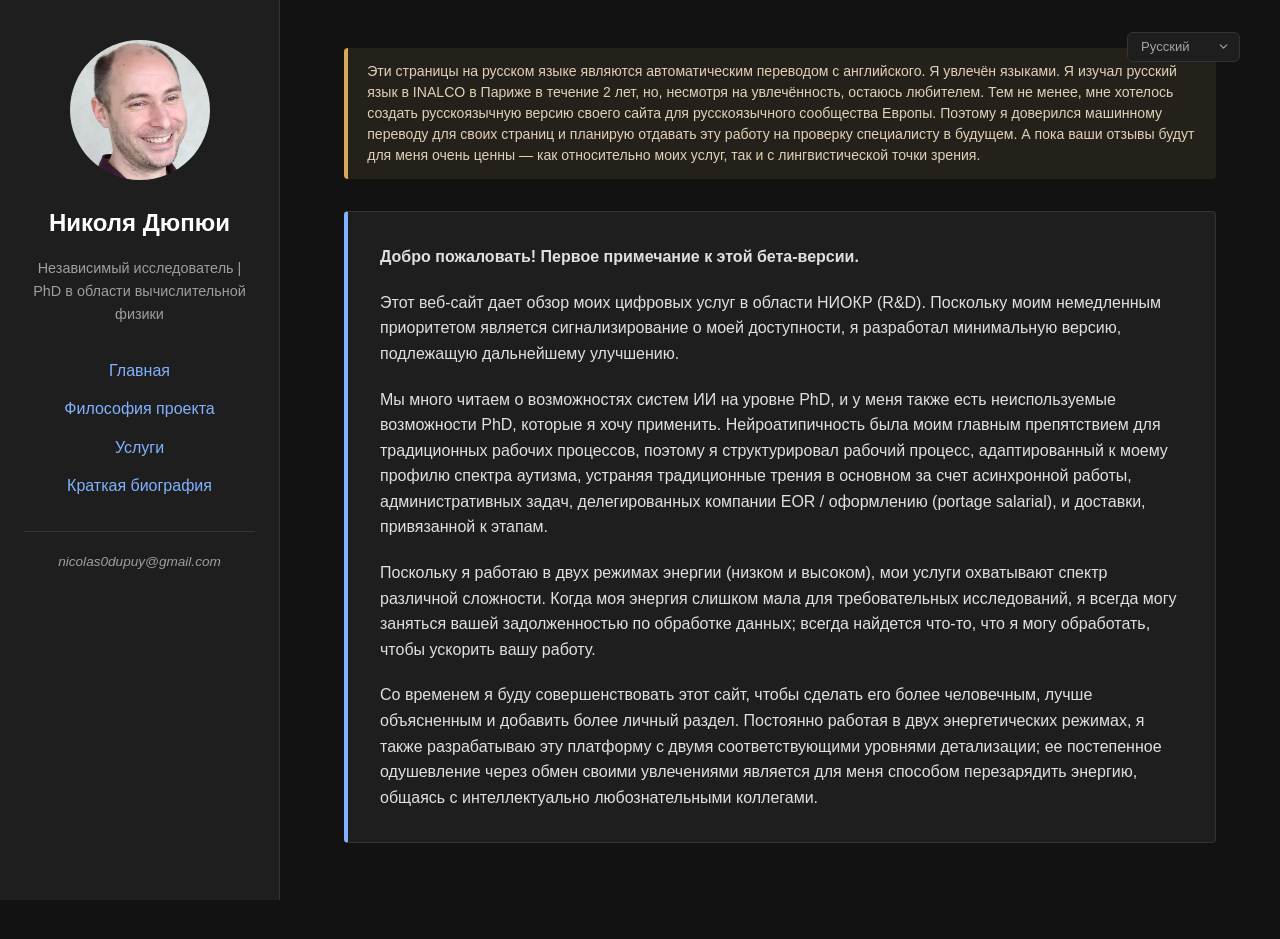
<file: ru/index.html>
<!DOCTYPE html>
<html lang="ru">
    <head>
        <meta charset="UTF-8">
        <meta name="viewport" content="width=device-width, initial-scale=1.0">
        <title>Николя Дюпюи</title>
        <link rel="stylesheet" href="../style.css">
    </head>
    <body>

        <nav class="sidebar">
            <img src="../profile.webp" alt="Nicolas Dupuy" class="profile-pic">
            <h1 class="sidebar-name">Николя Дюпюи</h1>
            <p class="sidebar-title">Независимый исследователь | PhD в области вычислительной физики</p>
            <ul class="nav-links">
                <li><a href="#home">Главная</a></li>
                <li><a href="#section1">Философия проекта</a></li>
                <li><a href="#section2">Услуги</a></li>
                <li><a href="#section3">Краткая биография</a></li>
                <li class="nav-contact-item"><a href="mailto:nicolas0dupuy@gmail.com" class="email-link">nicolas0dupuy@gmail.com</a></li>
            </ul>
        </nav>

        <main class="content">
            <div class="lang-selector-container">
                <select class="lang-select" onchange="if(this.value) window.location.href=this.value;">
                    <option value="../index.html">English</option>
                    <option value="../fr/index.html">Français</option>
                    <option value="../de/index.html">Deutsch</option>
                    <option value="../sv/index.html">Svenska</option>
                    <option value="../et/index.html">Eesti</option>
                    <option value="../fi/index.html">Suomi</option>
                    <option value="" selected>Русский</option>
                    <option value="../uk/index.html">Українська</option>
                    <option value="../cs/index.html">Čeština</option>
                    <option value="../hu/index.html">Magyar</option>
                </select>
            </div>
            <section id="home">
                <div class="translation-notice">
                    Эти страницы на русском языке являются автоматическим переводом с английского. Я увлечён языками. Я изучал русский язык в INALCO в Париже в течение 2 лет, но, несмотря на увлечённость, остаюсь любителем. Тем не менее, мне хотелось создать русскоязычную версию своего сайта для русскоязычного сообщества Европы. Поэтому я доверился машинному переводу для своих страниц и планирую отдавать эту работу на проверку специалисту в будущем. А пока ваши отзывы будут для меня очень ценны — как относительно моих услуг, так и с лингвистической точки зрения.
                </div>
                <div class="intro-cadre">
                    <p><strong>Добро пожаловать! Первое примечание к этой бета-версии.</strong></p>
                    <p>Этот веб-сайт дает обзор моих цифровых услуг в области НИОКР (R&D). Поскольку моим немедленным приоритетом является сигнализирование о моей доступности, я разработал минимальную версию, подлежащую дальнейшему улучшению.</p>
                    <p>Мы много читаем о возможностях систем ИИ на уровне PhD, и у меня также есть неиспользуемые возможности PhD, которые я хочу применить. Нейроатипичность была моим главным препятствием для традиционных рабочих процессов, поэтому я структурировал рабочий процесс, адаптированный к моему профилю спектра аутизма, устраняя традиционные трения в основном за счет асинхронной работы, административных задач, делегированных компании EOR / оформлению (portage salarial), и доставки, привязанной к этапам.</p>
                    <p>Поскольку я работаю в двух режимах энергии (низком и высоком), мои услуги охватывают спектр различной сложности. Когда моя энергия слишком мала для требовательных исследований, я всегда могу заняться вашей задолженностью по обработке данных; всегда найдется что-то, что я могу обработать, чтобы ускорить вашу работу.</p>
                    <p>Со временем я буду совершенствовать этот сайт, чтобы сделать его более человечным, лучше объясненным и добавить более личный раздел. Постоянно работая в двух энергетических режимах, я также разрабатываю эту платформу с двумя соответствующими уровнями детализации; ее постепенное одушевление через обмен своими увлечениями является для меня способом перезарядить энергию, общаясь с интеллектуально любознательными коллегами.</p>
                </div>
            </section>
            <section id="section1">
                <div class="translation-notice">
                    Эти страницы на русском языке являются автоматическим переводом с английского. Я увлечён языками. Я изучал русский язык в INALCO в Париже в течение 2 лет, но, несмотря на увлечённость, остаюсь любителем. Тем не менее, мне хотелось создать русскоязычную версию своего сайта для русскоязычного сообщества Европы. Поэтому я доверился машинному переводу для своих страниц и планирую отдавать эту работу на проверку специалисту в будущем. А пока ваши отзывы будут для меня очень ценны — как относительно моих услуг, так и с лингвистической точки зрения.
                </div>
                <h2>Философия проекта</h2>

                <!-- Unified Introduction Context Block -->
                <div class="philosophy-intro-text">
                    <p><strong>Я Николя, независимый исследователь, руководящий этой службой поддержки в области исследований и науки о данных.</strong></p>
                    <p>Я предлагаю модульное меню услуг, от научных исследований до науки о данных (Data Science), предоставляя внешнюю поддержку для задач, которые вашей команде необходимо разгрузить.</p>
                    <p>Я построил эту систему вокруг тикетной системы, вдохновленной инженерией программного обеспечения, адаптированной к моим меняющимся пределам рабочей нагрузки как исследователя с аутизмом. Оплата производится строго за результаты после валидации этапов через Employer of Record (portage salarial), что делает все сотрудничество готовым к работе («plug-and-play»).</p>
                    <p><strong>Подробнее:</strong></p>
                </div>
                <div class="tabs-container">
                    <!-- Barre de navigation à 3 onglets -->
                    <div class="tab-buttons grid-three">
                        <button class="tab-btn active" data-target="phil-what">Что я делаю...</button>
                        <button class="tab-btn" data-target="phil-why">Почему</button>
                        <button class="tab-btn" data-target="phil-autism">Профиль спектра аутизма</button>
                    </div>

                    <!-- Contenu des onglets -->
                    <div class="tab-content">

                        <!-- Onglet 1 : What I do -->
                        <div id="phil-what" class="tab-panel active">

                            <h4 style="margin-top: 1.5rem; color: #ffffff;">Что я делаю в нескольких строках:</h4>
                            <ul style="padding-left: 1.2rem; color: #e0e0e0;">
                                <li style="margin-bottom: 0.8rem;"><strong>Ликвидация накопленных проектов и инженерных задолженностей:</strong> Я беру на себя ответственность за накопленную у вас рабочую нагрузку в области исследований и науки о данных. Это включает изучение оставленных в стороне вторичных гипотез или расширение возможностей вашей команды для срочных вычислительных работ. Я действую как исследователь, не привязанный к конкретной предметной области.</li>
                                <li style="margin-bottom: 0.8rem;"><strong>Этапы, основанные на ценности:</strong> Мы вместе разбиваем техническую дорожную карту на проектные тикеты, присваивая фиксированную стоимость и ориентировочные сроки каждому этапу. С этого момента я управляю своим графиком полностью автономно. Мы держим друг друга в курсе с помощью асинхронных обновлений, что устраняет накладные расходы на формальные встречи.</li>
                                <li style="margin-bottom: 0rem;"><strong>Адаптивное исполнение:</strong> Я обрабатываю рабочие потоки, начиная от базового исследования данных и заканчивая специализированными численными симуляциями или теоретическими изысканиями. Мой рабочий процесс адаптируется к моей когнитивной доступности, направляя пик концентрации на сложные математические исследования и применяя линейную обработку данных для поддержания устойчивого операционного ритма.</li>
                            </ul>
                        </div>

                        <!-- Onglet 2 : Why -->
                        <div id="phil-why" class="tab-panel">
                            <ul style="padding-left: 1.2rem; color: #e0e0e0;">
                                <li style="margin-bottom: 0.8rem;"><p><strong>Исследования как увлечение:</strong> Годы назад я не верил, что смогу стать исследователем, несмотря на хорошую академическую успеваемость. Я остался в университете, потому что любил учиться, и в итоге получил возможность защитить докторскую диссертацию. Поддержка технических команд — это мой способ сотрудничать с отличными исследователями в захватывающих проектах, позволяя мне продолжать учиться, внося вклад в их прогресс, и выходить за рамки моей докторской работы.</p></li>
                                <li style="margin-bottom: 0.8rem;"><p><strong>Использование моего обучающего импульса:</strong> Я академический книжный червь. В основном я так и учился: работал репетитором на дому, а затем покупал горы учебников и научных книг. Я никогда не останавливался. Сегодня, с цифровыми медиа от таких исторических институтов, как Collège de France или Stanford, мой список чтения длиннее, чем список подарков ребенка на Рождество (как я его называю). Интенсивный фокус, связанный с аутизмом, — это не легенда. Когда у меня появляется увлечение, я не делаю вещи вполсилы. Это дает мне импульс выполнять качественную, сконцентрированную работу в течение длительного времени.</p></li>
                                <li style="margin-bottom: 0.8rem;"><p><strong>Междисциплинарная динамика:</strong> В отличие от традиционных исследовательских траекторий, требующих крайней специализации в одной области, я расцветаю при изучении нескольких сфер. Хотя это было бы ограничением на постоянной академической должности, моя независимая структура превращает эту потребность в разнообразии в преимущество. Это позволяет мне применять мои математические навыки агностически в различных секторах, перенося аналитические инструменты между финансами, медициной, теоретической физикой и прикладными дата-пайплайнами.</p></li>
                            </ul>
                        </div>

                        <!-- Onglet 3 : Autism Notes -->
                        <div id="phil-autism" class="tab-panel">
                            <p><em>«Расстройства аутистического спектра (РАС) представляют собой разнообразную группу состояний. Они характеризуются определенной степенью трудностей в социальном взаимодействии и общении. Другими характеристиками являются нетипичные паттерны деятельности и поведения, такие как сложности с переходом от одного занятия к другому, концентрация на деталях и необычные реакции на ощущения»,</em> — согласно ВОЗ, которая оценивает распространенность примерно в 1 из 127 человек в мировой популяции.</p>
                            <p>Как насчет академической среды? Хотя прямых всемирных статистических данных о распространенности в академической среде нет, Саймон Барон-Коэн опубликовал в 2001 году статью, измеряющую средний коэффициент спектра аутизма (AQ) в различных группах населения. По шкале от 0 до 50, где среднее значение для генеральной совокупности составляет 16,4 (± 6,4), а для клинически диагностированной аутичной популяции — 35,8 (± 6,5), студенты-математики набрали 21,5 (± 6,5), что немного ниже, чем 16 победителей олимпиад в Великобритании (24,5 ± 5,7).</p>
                            <p>Рассматривая аутизм на работе, данные таких специализированных организаций, как National Autistic Society и Национальная статистическая служба Великобритании (ONS), показывают, что аутизм демонстрирует самый низкий уровень занятости среди всех категорий инвалидности — только около 21,7% аутичных взрослых имеют официальную работу (данные 2020 года), находясь чуть ниже взрослых с тяжелыми нарушениями обучаемости.</p>
                            <p>Тем не менее, спектр аутизма охватывает широкий диапазон ситуаций и интеллектуальных уровней. Д-р Нил Кенни собрал ценные свидетельства академиков из ирландского высшего образования (<em>«Tell me what my job is»: A Qualitative Exploration of the Experiences of Autistic Academic Staff working in Higher Education in Ireland</em>), и я могу добавить свое. Если вы прочитаете его, вот несколько освещенных тем:</p>

                            <ol style="padding-left: 1.2rem; color: #e0e0e0; margin-top: 1rem;">
                                <li style="margin-bottom: 0.8rem;"><strong>Получение диагноза снимает огромный груз:</strong> Действительно, для меня это было похоже на то, как если бы я был кроликом, случайно попавшим в семью кошек, которому наконец говорят, что, хотя я их люблю, незначительные адаптации, такие как воздержание от охоты на птиц или ночных блужданий, сделают мою жизнь намного лучше.</li>
                                <li style="margin-bottom: 0.8rem;"><strong>Восприятие времени кардинально отличается</strong> у нейродивергентных и нейротипичных людей, и даже у двух аутичных индивидов. В исследовании один участник описывает способность концентрироваться на одной задаче часами, не замечая проходящего времени, в то время как другому требуются перерывы чаще, чем его коллегам. Я нахожусь ровно посередине: я любил шахматные соревнования в 17 лет, где игры на весь день, начинавшиеся в 9 утра, могли длиться до 8 часов. Я пробовал сдать один из самых сложных вступительных экзаменов в École Normale Supérieure (ENS); поскольку я не шел традиционным путем, у меня были ужасные результаты, но я очень наслаждался испытанием. Тем не менее, даже для задачи, в которой я преуспеваю, если мой разум омрачен токсичными мыслями, мое восприятие времени полностью переворачивается.</li>
                                <li style="margin-bottom: 0.8rem;"><strong>Рутины и организация:</strong> У всех нас есть свои рутины, и организация может быть хаотичной. Для меня многозадачность похожа на попытку жонглировать несколькими булавами одновременно, и наличие даже двух дедлайнов, даже очень далеких, может полностью меня заблокировать.</li>
                                <li style="margin-bottom: 0.8rem;"><strong>Маскировка (masking):</strong> Возвращаясь к роли кролика в семье кошек, которая вас усыновила. Вы их любите, хотите проводить время и делать что-то вместе с ними, но у них есть инстинкты, которых у вас нет. Поэтому вы пытаетесь делать то же самое через бессознательный механизм копирования, но ваш разум кричит от боли. Это часто является главной причиной истощения, приводящего к выгоранию.</li>
                                <li style="margin-bottom: 0.8rem;"><strong>Сенсорная перегрузка:</strong> Я добавляю её как критическую причину истощения и выгорания. При усталости в людных общественных местах повторяющиеся объявления во время ожидания поезда, хлопья выхлопов или писк сканера на кассе супермаркета заставляют наш мозг работать непрерывно, как если бы мы активно обрабатывали данные.</li>
                                <li style="margin-bottom: 0rem;"><strong>Больше в награду за наши трудности:</strong> Конечно, быть аутичным человеком усложняет жизнь, но я не хотел бы быть другим. Участники исследования хвалят свою гиперфокусировку и стремление глубже погружаться в свои увлечения. Я также никогда не хотел бы потерять радость изучения логических вещей с такой интенсивностью.</li>
                            </ol>
                        </div>

                    </div>
                </div>
            </section>
            <section id="section2">
                <div class="translation-notice">
                    Эти страницы на русском языке являются автоматическим переводом с английского. Я увлечён языками. Я изучал русский язык в INALCO в Париже в течение 2 лет, но, несмотря на увлечённость, остаюсь любителем. Тем не менее, мне хотелось создать русскоязычную версию своего сайта для русскоязычного сообщества Европы. Поэтому я доверился машинному переводу для своих страниц и планирую отдавать эту работу на проверку специалисту в будущем. А пока ваши отзывы будут для меня очень ценны — как относительно моих услуг, так и с лингвистической точки зрения.
                </div>
                <!-- Services Section Header & Introduction (Ultra-Clean & Pure HTML) -->
                <div class="services-container">
                    <div class="services-header">
                        <h2>Услуги</h2>
                        <span class="status-badge">
                            🌱 <strong>Начальный этап:</strong> ваши отзывы важны, чтобы лучше соответствовать вашим потребностям
                        </span>
                    </div>

                    <div class="services-intro-text">
                        <p>
                            Здесь вы найдете список моих услуг, который я могу расширять со временем, когда начинаю изучать что-то новое. Они предназначены прежде всего для того, чтобы предоставить вам навыки, которые я развивал путем непрерывного обучения на протяжении многих лет по нескольким академическим направлениям.
                        </p>
                        <p class="framework-note">
                            Чтобы обеспечить предсказуемое, highly профессиональное и бестрессовое сотрудничество для нас обоих, я применяю единую структуру к большинству этих модулей:
                        </p>
                    </div>

                    <div class="services-grid">
                        <div class="feature-card">
                            <h3>💼 Административная простота</h3>
                            <p>Использование Employer of Record (EOR) или французской системы portage salarial для обработки всех контрактов, счетов и нормативного соответствия.</p>
                        </div>
                        <div class="feature-card">
                            <h3>✅ Риск-фри этапы</h3>
                            <p>Оплата производится строго <strong>после утверждения этапа</strong>, вдохновляясь работой тикетов и бэклогов в современных IT-компаниях.</p>
                        </div>
                        <div class="feature-card">
                            <h3>📥 Разгрузка бэклога</h3>
                            <p>Специально разработано для взятия на себя ваших задолженностей по обработке данных и вторичных гипотез, освобождая вашу основную команду от задач, на которые у нее не хватает времени.</p>
                        </div>
                        <div class="feature-card">
                            <h3>🧩 Адаптированный когнитивный темп</h3>
                            <p>Широкий спектр сложности, от задач начального уровня до глубоких исследований. Это позволяет мне как исследователю с аутизмом управлять своим временем и когнитивной нагрузкой в зависимости от текущей способности к концентрации.</p>
                        </div>
                    </div>

                    <div class="services-footer">
                        <p>Есть ли у вас индивидуальные требования за пределами этого стандартного каталога?</p>
                        <a href="mailto:nicolas0dupuy@gmail.com" class="contact-button">✉️ Связаться: nicolas0dupuy@gmail.com</a>
                    </div>
                </div>

                <div id="hashtag-menu" class="hashtag-menu-container"></div>

                <!-- ==================== SERVICE 1 ==================== -->
                <div class="service-card" data-tags="ComputationalPhysics,AppliedMathematics">
                    <h3 class="service-title">Вычислительная физика & Численное моделирование</h3>

                    <input type="checkbox" id="toggle-service-1" class="card-toggle-input">
                    <div class="card-fold-content">
                        <div class="service-description">
                            <p>Техническая и теоретическая поддержка исследований, реализации кода, симуляций физических систем и математического моделирования. Поставляется преимущественно удаленно, с возможностью очного участия.</p>
                            <p>Проекты структурированы на независимые этапы с четкими определениями и конечными точками, что гарантирует, что каждый результат может быть легко отслежен и интегрирован любым членом команды.</p>
                            <p>Этапы могут представлять собой теоретическое исследование или реализацию алгоритма и составляют основу для элементов, оплачиваемых по завершении, что защищает ваш бюджет. Цена согласовывается для каждого этапа и не меняется, если мне потребуется дополнительное время, обеспечивая вам стабильность и предсказуемость, давая мне снижение давления и возможность для качественного обучения.</p>
                            <p>Эта структура предназначена для помощи командам или исследователям в завершении отложенных побочных проектов и оценке альтернативных гипотез, пока ваши основные команды сосредоточены на своих главных проектах.</p>
                            <p>Долгосрочное партнерство может быть предусмотрено для закрепления преимуществ моей кривой обучения, поскольку я активно изучаю численные методы на начальном исследовательском уровне.</p>
                        </div>
                        <div class="service-commentary">
                            <h4>Личная заметка</h4>
                            <p>Я открыл для себя вычислительную физику во время магистерской стажировки перед кандидатской диссертацией. В те периоды я применял несколько методов квантовой химии (которые я предлагаю в услуге «Квантовая химия & Моделирование материалов»), и математик во мне уже тогда хотел понять их основы. Я предлагаю эту услугу, поскольку мое непрерывное обучение в этой области в сочетании с моим опытом может найти практическое применение как в промышленности, так и в академической среде, где часто не хватает практической поддержки. Для справки, некоторые труды, к которым я обращаюсь в своей практике: Quarteroni et al. *Numerical Mathematics*, Grégoire Allaire *Analyse numérique et optimisation* (Éditions de l'École Polytechnique), книги и лекции Малла о вейвлетах, а также Pohjolainen *Mathematical Modeling*.</p>
                        </div>
                        <div class="card-fold-fade"></div>
                    </div>
                    <label for="toggle-service-1" class="card-toggle-label"></label>

                    <div class="service-tags">
                    <span class="tag" onclick="filterByTag('ComputationalPhysics')">#ComputationalPhysics</span>
                    <span class="tag" onclick="filterByTag('AppliedMathematics')">#AppliedMathematics</span>
                
                    </div>
                </div>

                <!-- ==================== SERVICE 2 ==================== -->
                <div class="service-card" data-tags="ComputationalPhysics">
                    <h3 class="service-title">Квантовая химия & Моделирование материалов</h3>

                    <input type="checkbox" id="toggle-service-2" class="card-toggle-input">
                    <div class="card-fold-content">
                        <div class="service-description">
                            <p>Молекулярное моделирование, расчеты электронной или геометрической структуры, а также квантовые симуляции для основного и возбужденных состояний, включая рабочие процессы DFT и Quantum Monte Carlo. Поставляется преимущественно удаленно, с возможностью очного участия.</p>
                            <p>Проекты структурированы на независимые этапы с четкими определениями и конечными точками, что гарантирует, что каждый результат может быть легко отслежен и интегрирован любым членом команды.</p>
                            <p>Этапы могут представлять собой просто оптимизацию электронной структуры DFT (в партии исследуемых молекул) или теоретическое изучение альтернативных методов и составляют основу для элементов, оплачиваемых по завершении, что защищает ваш бюджет. Цена согласовывается для каждого этапа и не меняется, если мне потребуется дополнительное время, обеспечивая вам стабильность и предсказуемость, давая мне снижение давления и возможность для качественного обучения.</p>
                            <p>Эта структура предназначена для помощи командам или исследователям в завершении отложенных побочных проектов и оценке альтернативных гипотез, пока ваши основные команды сосредоточены на своих главных проектах.</p>
                            <p>Долгосрочное партнерство может быть предусмотрено для закрепления преимуществ моей кривой обучения, поскольку я активно адаптирую свои существующие вычислительные процессы к вашим конкретным исследовательским задачам.</p>
                        </div>
                        <div class="service-commentary">
                            <h4>Личная заметка</h4>
                            <p>Я защитил докторскую диссертацию (2012–2016) по вычислительной физике, сфокусировавшись на оптимизации квантового Монте-Карло для графеноподобных молекул, электронных структурах основного состояния, синглетных/триплетных возбужденных состояниях и геометрии сильно коррелированных систем. Хотя я еще не внедрял пайплайны молекулярной динамики и не интегрировал машинное обучение в традиционные физические процессы, я с огромным интересом готов изучать, внедрять и адаптировать эти методы для ваших проектов. Помимо страсти к физике, у меня также рано развился интерес к квантовым вычислениям. Я прошел программы профессиональных сертификатов 'Quantum Computing Fundamentals' и 'Quantum Computing Realities' в MITxPRO и очень хочу внести вклад в развитие этой области.</p>
                        </div>
                        <div class="card-fold-fade"></div>
                    </div>
                    <label for="toggle-service-2" class="card-toggle-label"></label>

                    <div class="service-tags">
                    <span class="tag" onclick="filterByTag('ComputationalPhysics')">#ComputationalPhysics</span>
                
                    </div>
                </div>

                <!-- ==================== SERVICE 3 ==================== -->
                <div class="service-card" data-tags="QuantitativeFinance,AppliedMathematics">
                    <h3 class="service-title">Численные методы в квантитативных финансах</h3>

                    <input type="checkbox" id="toggle-service-3" class="card-toggle-input">
                    <div class="card-fold-content">
                        <div class="service-description">
                            <p>Внедрение и валидация численных моделей, стохастических симуляций и математических структур для квантитативных финансов. Поставляется преимущественно удаленно, с возможностью очного участия.</p>
                            <p>Проекты структурированы на независимые этапы с четкими определениями и конечными точками, что гарантирует, что каждый результат может быть легко отслежен и интегрирован любым членом команды.</p>
                            <p>Этап может представлять собой оценку Value-at-Risk (VaR), подготовку, инженерию или анализ пакета данных или исследуемую теоретическую модель и составляет основу для элементов, оплачиваемых по завершении, что защищает ваш бюджет. Цена согласовывается для каждого этапа и не меняется, если мне потребуется дополнительное время, обеспечивая вам стабильность и предсказуемость, давая мне снижение давления и возможность для качественного обучения.</p>
                            <p>Эта структура предназначена для помощи командам или исследователям в завершении отложенных побочных проектов и оценке альтернативных гипотез, пока ваши основные команды сосредоточены на своих главных проектах.</p>
                            <p>Долгосрочное партнерство может быть предусмотрено для закрепления преимуществ моей кривой обучения, поскольку я активно специализируюсь на методах квантитативных финансов, опираясь на свой опыт научных исследований.</p>
                        </div>
                        <div class="service-commentary">
                            <h4>Личная заметка</h4>
                            <p>В прошлом году я активно начал специализироваться на методах квантитативных финансов, опираясь на семилетний опыт преподавания Data Science в Paris School of Business в тесном контакте с финансовыми профессионалами. Мой следующий личный этап — сотрудничество с активными исследователями и практиками для обучения на практике. Партнерство позволяет вам обучить долгосрочного сотрудника, который будет глубоко понимать вашу среду. Учитывая дефицит надежных квант-талантов на сегодняшнем рынке, это партнерство позволяет вам обойти трудный поиск редких профилей выпускников и привлечь исследователя уровня PhD с доказанной аналитической зрелостью. Я с радостью принимаю задачи начального уровня при изучении основ, а как опытный лектор могу также способствовать обучению ваших стажеров с помощью моих свежеприобретенных знаний. Позиционируя себя на стыке между исследователями и практиками, не стесняйтесь обращаться, если вам нужно связующее звено. Я концентрирую свои европейские взносы на Франции, моей родине, а также на странах Скандинавии и Балтии, которые являются моими любимыми регионами.</p>
                        </div>
                        <div class="card-fold-fade"></div>
                    </div>
                    <label for="toggle-service-3" class="card-toggle-label"></label>

                    <div class="service-tags">
                    <span class="tag" onclick="filterByTag('QuantitativeFinance')">#QuantitativeFinance</span>
                    <span class="tag" onclick="filterByTag('AppliedMathematics')">#AppliedMathematics</span>
                
                    </div>
                </div>

                <!-- ==================== SERVICE 4 ==================== -->
                <div class="service-card" data-tags="AppliedMathematics">
                    <h3 class="service-title">Выпуклая оптимизация & Математическое программирование</h3>

                    <input type="checkbox" id="toggle-service-4" class="card-toggle-input">
                    <div class="card-fold-content">
                        <div class="service-description">
                            <p>Формулирование и решение задач оптимизации (таких как LP, QP, SOCP, SDP) при физических или операционных ограничениях. Поставляется преимущественно удаленно, с возможностью очного участия.</p>
                            <p>Проекты структурированы на независимые этапы с четкими определениями и конечными точками, что гарантирует, что каждый результат может быть легко отслежен и интегрирован любым членом команды.</p>
                            <p>Этапы могут представлять собой перевод физических или операционных ограничений в модель выпуклого программирования или бенчмаркинг, сравнивающий различные солверы на наборе данных, и составляют основу для элементов, оплачиваемых по завершении, что защищает ваш бюджет. Цена согласовывается для каждого этапа и не меняется, если мне потребуется дополнительное время, обеспечивая вам стабильность и предсказуемость, давая мне снижение давления и возможность для качественного обучения.</p>
                            <p>Эта структура предназначена для помощи командам или исследователям в завершении отложенных побочных проектов и оценке альтернативных гипотез, пока ваши основные команды сосредоточены на своих главных проектах.</p>
                            <p>Долгосрочное партнерство может быть предусмотрено для закрепления преимуществ моей кривой обучения, поскольку я непрерывно совершенствую свое практическое мастерство с помощью фреймворков Стивена Бойда.</p>
                        </div>
                        <div class="service-commentary">
                            <h4>Личная заметка</h4>
                            <p>Я начал изучать выпуклую оптимизацию лишь недавно как продолжение моего интереса к численным методам. Я беру публичные лекции и учебник Стивена Бойда в качестве отправной точки, наряду с алгоритмическими лекционными заметками Яна Чжэна и классической работой Бен-Таля и Немировского *Lectures on Modern Convex Optimization*. Раннее партнерство обеспечивает вам узкоспециализированного специалиста по оптимизации для моделирования ваших операционных и физических узких мест. Если вам нужны знания, которыми я пока не обладаю, не стесняйтесь сообщить мне, чтобы поставить цели по приобретению навыков, дабы я мог поддержать вас в выполнении задач, где вам не хватает квалифицированных кадров.</p>
                        </div>
                        <div class="card-fold-fade"></div>
                    </div>
                    <label for="toggle-service-4" class="card-toggle-label"></label>

                    <div class="service-tags">
                    <span class="tag" onclick="filterByTag('AppliedMathematics')">#AppliedMathematics</span>
                
                    </div>
                </div>

                <!-- ==================== SERVICE 5 ==================== -->
                <div class="service-card" data-tags="ComputerVision,MachineLearning">
                    <h3 class="service-title">Исследования в области компьютерного зрения</h3>

                    <input type="checkbox" id="toggle-service-5" class="card-toggle-input">
                    <div class="card-fold-content">
                        <div class="service-description">
                            <p>Техническая и теоретическая поддержка разработки алгоритмов компьютерного зрения, математических основ и численных реализаций, охватывающих классические геометрические подходы, архитектуры машинного обучения и генеративные модели. Поставляется преимущественно удаленно, с возможностью очного участия.</p>
                            <p>Проекты структурированы на независимые этапы с четкими определениями и конечными точками, что гарантирует, что каждый результат может быть легко отслежен и интегрирован любым членом команды.</p>
                            <p>Этапы могут варьироваться от простой задачи обработки изображений или алгоритмической реализации исследовательской работы до математического аудита теоретической базы и составляют основу для элементов, оплачиваемых по завершении, что защищает ваш бюджет. Цена согласовывается для каждого этапа и не меняется, если мне потребуется дополнительное время, обеспечивая вам стабильность и предсказуемость, давая мне снижение давления и возможность для качественного обучения.</p>
                            <p>Эта структура предназначена для помощи командам или исследователям в завершении отложенных побочных проектов и оценке альтернативных гипотез, пока ваши основные команды сосредоточены на своих главных проектах.</p>
                            <p>Долгосрочное партнерство может быть предусмотрено для закрепления преимуществ моей кривой обучения, поскольку я быстро адаптирую свои математические навыки к вашим конкретным задачам в области зрения.</p>
                        </div>
                        <div class="service-commentary">
                            <h4>Личная заметка</h4>
                            <p>Я открыл для себя компьютерное зрение после бума глубокого обучения, и лежащая в его основе математика быстро меня очаровала. Я следил онлайн за первым годом магистерской программы по компьютерному зрению НИУ ВШЭ (прерванной началом войны в Украине) и прошел курс генеративных моделей CS236 в Стэнфорде в 2021 году. Я одинаково увлечен классическими методами, использующими фундаментальную математику, и методами, основанными на машинном обучении. В качестве литературы в своей практике я использую учебники Сзелиски *Computer Vision: Algorithms and Applications* и Гонсалеса и Вудса *Digital Image Processing*. Кроме того, мой академический бэкграунд включает различные уровни дифференциальной геометрии — включая риманову, симплектическую геометрию и группы Ли —, что обеспечивает солидную геометрическую перспективу при работе с многомерными визуальными данными или инвариантными архитектурами.</p>
                        </div>
                        <div class="card-fold-fade"></div>
                    </div>
                    <label for="toggle-service-5" class="card-toggle-label"></label>

                    <div class="service-tags">
                    <span class="tag" onclick="filterByTag('ComputerVision')">#ComputerVision</span>
                    <span class="tag" onclick="filterByTag('MachineLearning')">#MachineLearning</span>
                
                    </div>
                </div>

                <!-- ==================== SERVICE 6 ==================== -->
                <div class="service-card" data-tags="ComputerVision,DataEngineering">
                    <h3 class="service-title">Приложения компьютерного зрения</h3>

                    <input type="checkbox" id="toggle-service-6" class="card-toggle-input">
                    <div class="card-fold-content">
                        <div class="service-description">
                            <p>Практическое внедрение процессов компьютерного зрения для промышленной автоматизации, контроля качества и предварительной обработки данных с использованием классической обработки изображений и моделей машинного обучения. Поставляется преимущественно удаленно, с возможностью очного участия.</p>
                            <p>Проекты структурированы на независимые этапы с четкими определениями и конечными точками, что гарантирует, что каждый результат может быть легко отслежен и интегрирован любым членом команды.</p>
                            <p>Этапы могут варьироваться от построения пайплайна предварительной обработки OpenCV для фильтрации и выравнивания изображений до написания пользовательского скрипта сопоставления признаков или развертывания легкой предобученной модели и составляют основу для элементов, оплачиваемых по завершении, что защищает ваш бюджет. Цена согласовывается для каждого этапа и не меняется, если мне потребуется дополнительное время, обеспечивая вам стабильность и предсказуемость, давая мне снижение давления и возможность для качественного обучения.</p>
                            <p>Эта структура предназначена для помощи командам или исследователям в завершении отложенных побочных проектов и оценке альтернативных гипотез, пока ваши основные команды сосредоточены на своих главных проектах.</p>
                            <p>Долгосрочное партнерство может быть предусмотрено для закрепления преимуществ моей кривой обучения, поскольку я активно расширяю свой практический инструментарий программными библиотеками промышленного уровня.</p>
                        </div>
                        <div class="service-commentary">
                            <h4>Личная заметка</h4>
                            <p>Будучи в первую очередь теоретиком, последние пять лет я активно работал над тем, чтобы стать практиком в области компьютерного зрения. Я начал с прохождения ранних курсов по компьютерному зрению на платформах Coursera, Udacity и LearnOpenCV, а затем ускорил свое обучение, поступив на онлайн-магистратуру НИУ ВШЭ — попытка, к сожалению, прерванная началом вторжения в Украину. Я предлагаю эти услуги для дополнения моего теоретического багажа практическим опытом, позиционируя свой вклад как службу поддержки разгрузки бэклога, где ваш финансовый риск полностью исключен за счет выплат на основе этапов.</p>
                        </div>
                        <div class="card-fold-fade"></div>
                    </div>
                    <label for="toggle-service-6" class="card-toggle-label"></label>

                    <div class="service-tags">
                    <span class="tag" onclick="filterByTag('ComputerVision')">#ComputerVision</span>
                    <span class="tag" onclick="filterByTag('DataEngineering')">#DataEngineering</span>
                
                    </div>
                </div>

                <!-- ==================== SERVICE 7 ==================== -->
                <div class="service-card" data-tags="DataEngineering,DataScience">
                    <h3 class="service-title">Инженерия данных & Отчетность</h3>

                    <input type="checkbox" id="toggle-service-7" class="card-toggle-input">
                    <div class="card-fold-content">
                        <div class="service-description">
                            <p>Разработка пайплайнов обработки данных, аналитических дашбордов (Business Intelligence) и аудит качества данных. Поставляется преимущественно удаленно, с возможностью очного участия.</p>
                            <p>Проекты структурированы на независимые этапы с четкими определениями и конечными точками, что гарантирует, что каждый результат может быть легко отслежен и интегрирован любым членом команды.</p>
                            <p>Этапы могут варьироваться от написания пользовательского Python-скрипта для очистки и объединения различных наборов данных до написания SQL-запросов в Google BigQuery или построения автоматизированного дашборда и составляют основу для элементов, оплачиваемых по завершении, что защищает ваш бюджет. Цена согласовывается для каждого этапа и не меняется, если мне потребуется дополнительное время, обеспечивая вам стабильность и предсказуемость, давая мне снижение давления и возможность для качественного обучения.</p>
                            <p>Эта структура предназначена для помощи командам обработки данных или IT в решении накопленных задач и построении операционных дашбордов, пока ваши основные команды сосредоточены на своих ежедневных рабочих процессах, а также для помощи неспециализированным командам в создании их начальной инфраструктуры.</p>
                            <p>Долгосрочное партнерство может быть предусмотрено для закрепления преимуществ моей кривой обучения, так как я очень хочу вносить вклад в ваши проекты до тех пор, пока мы не достигнем ощутимых и измеримых результатов.</p>
                        </div>
                        <div class="service-commentary">
                            <h4>Личная заметка</h4>
                            <p>Я преподаю Data Science и основы баз данных в Paris School of Business с 2019 года, непрерывно совершенствуя свои навыки на платформах DataCamp и Coursera с момента их основания. Со временем я начал читать лекции в других известнейших институтах, чтобы преподавать данные в узкоспециализированных контекстах, таких как кибербезопасность и финансы. Я предлагаю эту услугу, чтобы снять накопившиеся задачи с вашей команды — такие как подготовка данных или базовые пайплайны —, поскольку это дает мне важнейший практический опыт, питающий мои собственные исследования.</p>
                        </div>
                        <div class="card-fold-fade"></div>
                    </div>
                    <label for="toggle-service-7" class="card-toggle-label"></label>

                    <div class="service-tags">
                    <span class="tag" onclick="filterByTag('DataEngineering')">#DataEngineering</span>
                    <span class="tag" onclick="filterByTag('DataScience')">#DataScience</span>
                
                    </div>
                </div>

                <!-- ==================== SERVICE 8 ==================== -->
                <div class="service-card" data-tags="DataScience,AppliedMathematics">
                    <h3 class="service-title">Прикладная статистика & Тестирование гипотез</h3>

                    <input type="checkbox" id="toggle-service-8" class="card-toggle-input">
                    <div class="card-fold-content">
                        <div class="service-description">
                            <p>Формулирование планов экспериментов, проверка гипотез, статистическая валидация и извлечение базовых паттернов из многомерных наборов данных. Поставляется преимущественно удаленно, с возможностью очного участия.</p>
                            <p>Проекты структурированы на независимые этапы с четкими определениями и конечными точками, что гарантирует, что каждый результат может быть легко отслежен и интегрирован любым членом команды.</p>
                            <p>Этапы могут варьироваться от разработки статистической базы предстоящего эксперимента до проведения аудита валидации предпосылок существующей модели или проведения полного теста гипотезы на ключевом наборе данных и составляют основу для элементов, оплачиваемых по завершении, что защищает ваш бюджет. Цена согласовывается для каждого этапа и не меняется, если мне потребуется дополнительное время, обеспечивая вам стабильность и предсказуемость, давая мне снижение давления и возможность для качественного обучения.</p>
                            <p>Эта структура предназначена для помощи командам, сталкивающимся с количественными задачами (например, в финансах, медицинских исследованиях или метеорологии), в валидации гипотез и разгрузке аналитических задолженностей. Она особенно адаптирована для компаний и команд, которым требуется лишь частичная научная валидация.</p>
                            <p>Долгосрочное партнерство может быть предусмотрено для закрепления преимуществ моей кривой обучения, поскольку в настоящее время я расширяю свои статистические основы, в частности через количественные финансы.</p>
                        </div>
                        <div class="service-commentary">
                            <h4>Личная заметка</h4>
                            <p>Мой фундамент в статистике заложен в физике, когда я изучал статистическую физику, и особенно развился во время докторантуры, где методы Монте-Карло для моих симуляций требовали тщательных статистических валидаций. Чтение лекций в Paris School of Business со студентами дуального обучения побудило меня понять, как применять статистику в различных бизнес-ситуациях для создания содержания моих лекций. Я особенно стремился помочь командам повысить эффективность за счет уточнения их анализа с помощью лучшей оценки связанной с ним неопределенности.</p>
                        </div>
                        <div class="card-fold-fade"></div>
                    </div>
                    <label for="toggle-service-8" class="card-toggle-label"></label>

                    <div class="service-tags">
                    <span class="tag" onclick="filterByTag('DataScience')">#DataScience</span>
                    <span class="tag" onclick="filterByTag('AppliedMathematics')">#AppliedMathematics</span>
                
                    </div>
                </div>

                <!-- ==================== SERVICE 9 ==================== -->
                <div class="service-card" data-tags="MachineLearning,DataScience">
                    <h3 class="service-title">Прикладное машинное обучение & Прогностическое моделирование</h3>

                    <input type="checkbox" id="toggle-service-9" class="card-toggle-input">
                    <div class="card-fold-content">
                        <div class="service-description">
                            <p>Обучение и сравнение прогностических моделей, организация наборов данных и перенос рабочих процессов машинного обучения на облачные платформы. Поставляется преимущественно удаленно, с возможностью очного участия.</p>
                            <p>Проекты структурированы на независимые этапы с четкими определениями и конечными точками, что гарантирует, что каждый результат может быть легко отслежен и интегрирован любым членом команды.</p>
                            <p>Этапы могут варьироваться от сравнительного анализа нескольких архитектур моделей (таких как Scikit-Learn или XGBoost) на вашем наборе данных до подготовки данных в BigQuery или переноса скрипта обучения модели в среду Google Cloud Platform (GCP) и составляют основу для элементов, оплачиваемых по завершении, что защищает ваш бюджет. Цена согласовывается для каждого этапа и не меняется, если мне потребуется дополнительное время, обеспечивая вам стабильность и предсказуемость, давая мне снижение давления и возможность для качественного обучения.</p>
                            <p>Эта структура предназначена для помощи R&D или data-командам в прототипировании прогностических процессов и тестировании альтернативных архитектур моделей, пока ваши основные инженеры сосредоточены на поддержании стабильных производственных систем.</p>
                            <p>Долгосрочное партнерство может быть предусмотрено для закрепления преимуществ моей кривой обучения, и его можно эффективно сочетать с другими моими данными или специализированными услугами, чтобы обсудить, как я могу помочь вам достичь измеримых результатов.</p>
                        </div>
                        <div class="service-commentary">
                            <h4>Личная заметка</h4>
                            <p>Я открыл для себя современные методы машинного обучения в библиотеке Scikit-Learn вместе с современными методами науки о данных после защиты кандидатской диссертации в 2016 году и специализировался на этом, так как хотел быть готовым, если мне предложат должность инженера в физической лаборатории, но в итоге получил предложения по чтению лекций. Я сочетаю страсть к машинному обучению с численными методами и наукой о данных. В настоящее время я готовлюсь к сертификации Google Cloud в качестве инженера по машинному обучению (Machine Learning Engineer), чтобы помогать неспециализированным командам в любой области (я лично много думаю о культурном наследии, музеях и галереях) получать интуитивные инструменты на основе данных для помощи в их специальности.</p>
                        </div>
                        <div class="card-fold-fade"></div>
                    </div>
                    <label for="toggle-service-9" class="card-toggle-label"></label>

                    <div class="service-tags">
                    <span class="tag" onclick="filterByTag('MachineLearning')">#MachineLearning</span>
                    <span class="tag" onclick="filterByTag('DataScience')">#DataScience</span>
                
                    </div>
                </div>

                <!-- ==================== SERVICE 10 ==================== -->
                <div class="service-card" data-tags="GenerativeAI,MachineLearning">
                    <h3 class="service-title">Глубокое генеративное моделирование & Математические представления</h3>

                    <input type="checkbox" id="toggle-service-10" class="card-toggle-input">
                    <div class="card-fold-content">
                        <div class="service-description">
                            <p>Разработка глубоких генеративных архитектур, исследования их теоретических основ или разработка архитектур. Может применяться для анализа многомерных сигналов, моделирования неизвестных распределений вероятностей или решения физических обратных задач. Поставляется преимущественно удаленно, с возможностью очного участия.</p>
                            <p>Проекты структурированы на независимые этапы с четкими определениями и конечными точками, что гарантирует, что каждый результат может быть легко отслежен и интегрирован любым членом команды.</p>
                            <p>Этапы могут варьироваться от построения и тестирования глубокой генеративной архитектуры (такой как вариационные автокодировщики, нормализующие потоки или диффузионные модели) на ваших данных до аудита основ (таких как вывод KL-дивергенции или исследование инвариантных представлений), чтобы гарантировать сходимость модели к желаемой цели, или создания генеративной модели, фиксирующей статистику набора данных (полезно для конфиденциальности данных, когда набор данных необходимо удалить, чтобы вы могли создать синтетическую версию для анализа трендов после удаления), и составляют основу для элементов, оплачиваемых по завершении, что защищает ваш бюджет. Цена согласовывается для каждого этапа и не меняется, если мне потребуется дополнительное время, обеспечивая вам стабильность и предсказуемость, давая мне снижение давления и возможность для качественного обучения.</p>
                            <p>Эта структура предназначена для помощи R&D командам и исследователям (включая медицинских исследователей или специалистов в области культурного наследия) в валидации математических гипотез или прототипировании архитектур нейронных сетей без расширения штата. Она также подходит для профессионалов в областях, где данные необходимо периодически удалять по соображениям конфиденциальности (медицинские или потребительские данные).</p>
                            <p>Долгосрочное партнерство может быть предусмотрено для закрепления преимуществ моей кривой обучения, и его можно эффективно сочетать с другими моими данными или специализированными услугами, чтобы обсудить, как я могу помочь вам достичь измеримых результатов.</p>
                        </div>
                        <div class="service-commentary">
                            <h4>Личная заметка</h4>
                            <p>Я открыл для себя генеративные модели в 2021 году, когда решил пройти онлайн-курс Стефано Эрмона CS236 (Deep Generative Models) в Стэнфорде. Для справки: я не сдал свой финальный проект, потому что мои лекции в PSB и других школах не оставляли для этого много времени (и я отступил, идеализируя студентов Стэнфорда, которых нахожу впечатляющими), но я все равно получил оценку C исключительно на основе теории и задач по кодингу. Я принял это с некоторой гордостью, учитывая, что достижение C при доступных лишь 75% от итогового балла было не так уж плохо. Для французского парня из пригорода статус студента Стэнфорда был поздним реваншем, поднявшим мою уверенность в себе (и немного уровень английского!). В настоящее время я начал смотреть и изучать уроки Стефана Малла в Collège de France (повторяя свежие лекции CS236, доступные публично), чтобы дополнить свое теоретическое понимание генеративных моделей аспектами оптимального транспорта.</p>
                        </div>
                        <div class="card-fold-fade"></div>
                    </div>
                    <label for="toggle-service-10" class="card-toggle-label"></label>

                    <div class="service-tags">
                    <span class="tag" onclick="filterByTag('GenerativeAI')">#GenerativeAI</span>
                    <span class="tag" onclick="filterByTag('MachineLearning')">#MachineLearning</span>
                
                    </div>
                </div>

                <!-- ==================== SERVICE 11 ==================== -->
                <div class="service-card" data-tags="SignalProcessing,ComputerVision,ResearchCollaboration">
                    <h3 class="service-title">Медицинская визуализация & Биологические данные, Спортивная наука & Анализ сигналов / Исследовательская поддержка</h3>

                    <input type="checkbox" id="toggle-service-11" class="card-toggle-input">
                    <div class="card-fold-content">
                        <div class="service-description">
                            <p>Предобработка, очистка и исследовательский анализ медицинских и биологических наборов данных, включая визуализацию (например, МРТ DICOM-файлы) и биосигналы (например, ЭКГ и ЭЭГ). Поставляется преимущественно удаленно с очной опцией.</p>
                            <p>Проекты структурированы на независимые этапы с четкими определениями и конечными точками, что гарантирует, что каждый результат может быть легко отслежен и интегрирован любым членом команды.</p>
                            <p>Этапы могут варьироваться от задач предобработки данных до исследовательской помощи, такой как изучение методов визуализации или извлечения сигналов, разработка генеративных моделей или настройка статистического сбора данных с учетом конфиденциальности для сохранения ключевых выводов из наборов данных, подлежащих удалению (см. услугу «Глубокое генеративное моделирование & Математические представления»). Эти этапы составляют основу для элементов, оплачиваемых по завершении, что защищает ваш бюджет. Цена согласовывается для каждого этапа и не меняется, если мне потребуется дополнительное время, обеспечивая вам стабильность и предсказуемость, давая мне снижение давления и возможность для качественного обучения.</p>
                            <p>Эта структура предназначена для помощи клиническим R&D командам, медицинским исследователям или стартапам в сфере цифрового здравоохранения, которым требуется специализированная аналитическая поддержка, освобождая их врачей и ведущих исследователей.</p>
                            <p>Долгосрочное партнерство может быть предусмотрено для закрепления преимуществ моей кривой обучения, поскольку я увлечен биологией и медициной и непрерывно учусь на практике.</p>
                        </div>
                        <div class="service-commentary">
                            <h4>Личная заметка</h4>
                            <p>Я новичок в клинической среде, но обожаю изучать физиологию человека. Я учусь даже на простом отслеживании своих сердечных данных во время беговых тренировок с поясом Polar H10 и горжусь тем, что могу сообщить о максимальном пульсе около 180 уд/мин, втором вентиляционном пороге около 164 уд/мин и среднем снижении пульса после нагрузки на 25-30 уд/мин за минуту (я так же горжусь своей физической формой в 46 лет, как и тем, как мое понимание сердца улучшилось благодаря собственным исследованиям!). Я также горжусь тем, что стал «лабораторным кроликом» в трех исследованиях аутизма (одна запись ЭЭГ времени реакции для сравнения аутичных и неаутичных людей, одно про просодию и одно про восприятие искусства через айтрекер), и был бы очень рад оказаться на стороне исследователей, чтобы помочь!</p>
                        </div>
                        <div class="card-fold-fade"></div>
                    </div>
                    <label for="toggle-service-11" class="card-toggle-label"></label>

                    <div class="service-tags">
                    <span class="tag" onclick="filterByTag('SignalProcessing')">#SignalProcessing</span>
                    <span class="tag" onclick="filterByTag('ComputerVision')">#ComputerVision</span>
                    <span class="tag" onclick="filterByTag('ResearchCollaboration')">#ResearchCollaboration</span>
                
                    </div>
                </div>

                <!-- ==================== SERVICE 12 ==================== -->
                <div class="service-card" data-tags="ComputerVision,ResearchCollaboration">
                    <h3 class="service-title">Цифровая обработка изображений для культурного наследия</h3>

                    <input type="checkbox" id="toggle-service-12" class="card-toggle-input">
                    <div class="card-fold-content">
                        <div class="service-description">
                            <p>Цифровое сохранение, спектральный анализ и высококачественные цифровые решения для презентации изобразительного искусства, галерей и институтов культуры.</p>
                            <p>Проекты структурированы на независимые этапы с четкими определениями и конечными точками, что гарантирует, что каждый результат может быть легко отслежен и интегрирован любым членом команды.</p>
                            <p>Этапы могут варьироваться от оцифровки фотографии или картины до исследовательской поддержки, такой как цифровая реставрация поврежденного полотна путем объединения исторических фотографий или проведение спектрального анализа для обнаружения следов прошлой реставрации. Эти этапы составляют основу для элементов, оплачиваемых по завершении, что защищает ваш бюджет. Цена согласовывается для каждого этапа и не меняется, если мне потребуется дополнительное время, обеспечивая вам стабильность и предсказуемость, давая мне снижение давления и возможность для качественного обучения.</p>
                            <p>Эта структура предназначена для помощи музейным кураторам, реставраторам искусства, частным галереям и институтам наследия, которым требуется специализированная вычислительная поддержка для оцифровки, анализа или виртуальной демонстрации их коллекций без долгосрочных технических накладных расходов.</p>
                            <p>Долгосрочное сотрудничество особенно ценно, так как оно дает время, необходимое для изучения физических и математических задач, специфичных для ваших коллекций и процессов сохранения.</p>
                        </div>
                        <div class="service-commentary">
                            <h4>Личная заметка</h4>
                            <p>Я благодарен профессору Роберту Эрдманну за мое желание исследовать область компьютерной визуализации в применении к культурному наследию. Его работа по оцифровке картины Рембрандта *Ночной дозор* в ультравысоком разрешении чрезвычайно впечатляет, так как можно приблизить изображение до трещины шириной в один миллиметр. Музеи и галереи имеют особую атмосферу, драгоценную для меня как человека с аутизмом. Я хочу выразить здесь свою благодарность моим любимым музеям и галереям: Художественному музею Kumu и Fotografiska в Таллинне, Эстония, а также Национальному музею Финляндии в Хельсинки.</p>
                        </div>
                        <div class="card-fold-fade"></div>
                    </div>
                    <label for="toggle-service-12" class="card-toggle-label"></label>

                    <div class="service-tags">
                    <span class="tag" onclick="filterByTag('ComputerVision')">#ComputerVision</span>
                    <span class="tag" onclick="filterByTag('ResearchCollaboration')">#ResearchCollaboration</span>
                
                    </div>
                </div>

                <!-- ==================== SERVICE 13 ==================== -->
                <div class="service-card" data-tags="SignalProcessing,QuantitativeFinance">
                    <h3 class="service-title">Обработка сигналов & Анализ временных рядов</h3>

                    <input type="checkbox" id="toggle-service-13" class="card-toggle-input">
                    <div class="card-fold-content">
                        <div class="service-description">
                            <p>Математический анализ сигналов, время-частотные представления и алгоритмическое извлечение паттернов из временных наборов данных. Поставляется преимущественно удаленно, с возможностью очного участия.</p>
                            <p>Проекты структурированы на независимые этапы с четкими определениями и конечными точками, что гарантирует, что каждый результат может быть легко отслежен и интегрирован любым членом команды.</p>
                            <p>Этапы могут варьироваться от анализа временных наборов данных до реализации дискретного вейвлет-преобразования для шумоподавления сигнала датчика, построения локализованных время-частотных спектрограмм для извлечения признаков или разработки фреймворков обнаружения аномалий во временных рядах финансов. Эти этапы составляют основу для элементов, оплачиваемых по завершении, что защищает ваш бюджет. Цена согласовывается для каждого этапа и не меняется, если мне потребуется дополнительное время, обеспечивая вам стабильность и предсказуемость, давая мне снижение давления и возможность для качественного обучения.</p>
                            <p>Эта структура предназначена для помощи исследовательским командам, стартапам в области медицинского оборудования или инженерным командам, работающим с зашумленными временными физическими измерениями, которым требуется специальная математическая поддержка для извлечения смысловых паттернов без постоянных технических накладных расходов.</p>
                            <p>Долгосрочное партнерство может быть предусмотрено для закрепления преимуществ моей кривой обучения, поскольку я углубляю свое понимание обработки сигналов и преобразований, сочетая изучение библиотек с практическим применением.</p>
                        </div>
                        <div class="service-commentary">
                            <h4>Личная заметка</h4>
                            <p>Мое базовое понимание обработки сигналов в основном исходит из моего фундамента в фундаментальной математике через функциональный анализ и спектральные преобразования. Я разработал эту услугу так, чтобы эффективно поддерживать исследовательские команды, расширяя при этом свои знания за счет изучения трудов таких исследователей, как Стефан Малла или Ингрид Добеши в области вейвлет-преобразований или других исследований в функциональном анализе.</p>
                        </div>
                        <div class="card-fold-fade"></div>
                    </div>
                    <label for="toggle-service-13" class="card-toggle-label"></label>

                    <div class="service-tags">
                    <span class="tag" onclick="filterByTag('SignalProcessing')">#SignalProcessing</span>
                    <span class="tag" onclick="filterByTag('QuantitativeFinance')">#QuantitativeFinance</span>
                
                    </div>
                </div>

                <!-- ==================== SERVICE 14 ==================== -->
                <div class="service-card" data-tags="ResearchCollaboration">
                    <h3 class="service-title">Исследовательский интерфейс, Трансфер технологий & Содействие сотрудничеству</h3>

                    <input type="checkbox" id="toggle-service-14" class="card-toggle-input">
                    <div class="card-fold-content">
                        <div class="service-description">
                            <p>Строительство мостов: между академической средой (университеты, школы) и промышленностью (стартапы, банки), между Францией и остальным миром, а также между удаленными академическими институтами для любого проекта, который выиграет от научно квалифицированного сопосла.</p>
                            <p>В отличие от других моих услуг, строго структурированных вокруг заранее заданных этапов, здесь мы определяем наши цели и обсуждаем наш формат работы индивидуально, от случая к случаю.</p>
                        </div>
                        <div class="service-commentary">
                            <h4>Личная заметка</h4>
                            <p>Я разработал эту услугу в первую очередь из-за любви к иностранным языкам (с моей французской точки зрения). Я искал возможности участвовать в построении партнерств от имени школ, где я читаю лекции, особенно для наведения мостов между Парижем и Таллинном. Я уже сделал первые шаги в этом направлении, что познакомило меня с экстраординарными людьми. Поскольку я намерен предлагать свои навыки нескольким партнерам в различных сферах, есть отличный шанс, что со временем мы сможем выстроить замечательную синергию!</p>
                        </div>
                        <div class="card-fold-fade"></div>
                    </div>
                    <label for="toggle-service-14" class="card-toggle-label"></label>

                    <div class="service-tags">
                    <span class="tag" onclick="filterByTag('ResearchCollaboration')">#ResearchCollaboration</span>
                
                    </div>
                </div>
            </section>

            <section id="section3" class="section-3">
                <div class="translation-notice">
                    Эти страницы на русском языке являются автоматическим переводом с английского. Я увлечён языками. Я изучал русский язык в INALCO в Париже в течение 2 лет, но, несмотря на увлечённость, остаюсь любителем. Тем не менее, мне хотелось создать русскоязычную версию своего сайта для русскоязычного сообщества Европы. Поэтому я доверился машинному переводу для своих страниц и планирую отдавать эту работу на проверку специалисту в будущем. А пока ваши отзывы будут для меня очень ценны — как относительно моих услуг, так и с лингвистической точки зрения.
                </div>
                <h2>Краткая биография</h2>

                <!-- Local Index / Table of Contents -->
                <nav class="bio-index" aria-label="Содержание биографии">
                    <h3>Содержание</h3>
                    <ul>
                        <li>
                            <a href="#bio-academics">Академический путь</a>
                            <ul>
                                <li><a href="#bio-physics">Физика</a></li>
                                <li><a href="#bio-mathematics">Математика</a></li>
                                <li><a href="#bio-languages-acad">Языки</a></li>
                            </ul>
                        </li>
                        <li>
                            <a href="#bio-miscellaneous">Разное</a>
                            <ul>
                                <li><a href="#bio-languages-misc">Языки</a></li>
                                <li><a href="#bio-datascience">Наука о данных & Машинное обучение</a></li>
                                <li><a href="#bio-computervision">Компьютерное зрение</a></li>
                                <li><a href="#bio-generative">Генеративные модели</a></li>
                                <li><a href="#bio-finance">Финансы</a></li>
                            </ul>
                        </li>
                    </ul>
                </nav>

                <!-- General Introduction -->
                <article class="bio-intro">
                    <p>Здравствуйте, я Николя, независимый исследователь и лектор по науке о данных (Data Science). Я разделил эту страницу на подразделы, Академический и Разное, насколько смог, учитывая мой весьма нелинейный путь.</p>
                </article>

                <!-- Academics Subsection -->
                <div id="bio-academics" class="bio-subsection">
                    <h3>Академический путь</h3>
                    <p>Моя учеба началась в 1998 году с окончания школы и закончилась в 2016 году защитой кандидатской диссертации. Она включала в себя, помимо прочего, три основные темы: физику, математику и языки. Я немного расскажу о том, что делал, но опущу большинство хаотичных лет.</p>

                    <!-- Physics Subtopic -->
                    <div id="bio-physics" class="bio-subtopic">
                        <h4>Физика</h4>
                        <p class="clearfix">
                            <a href="../cert_doctorat.webp" target="_blank" class="cert-link right">
                                <img src="../cert_doctorat.webp" alt="Диплом доктора наук" class="inline-cert" loading="lazy">
                            </a>
                            Я начал с DEUG по физике в Jussieu (первые два университетских года), прежде чем перейти на математику, затем вернулся к физике на втором курсе магистратуры по материаловедению (SMNO Master в Сорбонне), за которым последовала докторантура с сентября 2012 по апрель 2016 года в Sorbonne Université в лаборатории IMPMC под руководством проф. Микеле Касулы и проф. Франческо Маури.
                        </p>
                        <p>Мое докторское исследование включало численные исследования электронных основных состояний (преимущественно) и возбужденных состояний (второстепенно) молекулярного семейства под названием ацены. Ацены — это семейство линейных молекул, структуру которых можно рассматривать как узкую полоску графеновой наноленты. Мы сосредоточились на электронной и спиновой плотностях и корреляциях, чтобы лучше понять спиновые корреляции в графеноподобных материалах, что может иметь применение в таких областях, как солнечная энергетика.</p>
                        <p>Проф. Касула — эксперт по методам квантового Монте-Карло и исследователь с впечатляющей способностью концентрироваться на десятках вещей одновременно. Он был требовательным и бескомпромиссным руководителем, который научил меня заниматься наукой, тогда как раньше я находился лишь в мышлении решения задач из учебника. Мне очень повезло работать с ним.</p>
                    </div>

                    <!-- Mathematics Subtopic -->
                    <div id="bio-mathematics" class="bio-subtopic">
                        <h4>Математика</h4>
                        <p class="clearfix">
                            <a href="../cert_maitrise.webp" target="_blank" class="cert-link right">
                                <img src="../cert_maitrise.webp" alt="Диплом магистра математики" class="inline-cert" loading="lazy">
                            </a>
                            Я перевелся на математику на третьем курсе. Я уже изучал физику и математику по учебникам с 1999 года, но для достижения моей личной цели — ENS — это разветвление было стратегически предпочтительнее.
                        </p>
                        <p>Краткая справка о французских школах: У нас есть элитная альтернатива стандартному университетскому треку под названием Classes Préparatoires aux Grandes Écoles. Проводя параллель с США: эти Grandes Écoles можно сравнить с университетами Лиги плюща. Студенты готовятся к сложным экзаменам два года в Classes Préparatoires (и часто берут третий год для поступления в более престижную школу), а затем участвуют в марафоне конкурсных испытаний.</p>
                        <p>Учреждением моей мечты была École Normale Supérieure (ENS), вероятно, самая селективная из них наряду с Polytechnique. Я узнал о ней слишком поздно, чтобы поступать в Classe Préparatoire, но все равно решил попробовать в качестве независимого кандидата. Так что я соперничал с будущими потенциальными лауреатами Нобелевской премии, полагаясь на самостоятельное изучение учебников (и это не сработало, но я наслаждался попыткой!).</p>
                        <p>Licence de Mathématiques предлагала наиболее близкое соответствие Classes Préparatoires. В эти годы моя учебная программа охватывала:</p>
                        <ul>
                            <li>Два курса алгебры: основы, за которыми следовали структуры колец и теория Галуа (примерно соответствует первой половине Части II в «Алгебре» Сержа Ленга)</li>
                            <li>Общая топология</li>
                            <li>Дифференциальное исчисление</li>
                            <li>Интегрирование и теория меры</li>
                            <li>Дифференциальные уравнения и дифференциальная геометрия</li>
                            <li>Спектральный и Фурье-анализ</li>
                            <li>Динамические системы и группы Ли</li>
                        </ul>
                        <p>(Этот краткий обзор не включает области, которые я изучал позже в рамках независимых исследований, такие как теория вероятностей и численные методы.)</p>
                    </div>

                    <!-- Languages (Academic) Subtopic -->
                    <div id="bio-languages-acad" class="bio-subtopic">
                        <h4>Языки</h4>
                        <p>Моя неудача в ENS снизила мой боевой дух, поэтому параллельно с магистратурой по математике я поступил в INALCO для изучения русского языка.</p>
                        <p>Я был поглощен изучением русского языка, поэтому он начал выходить на первый план по сравнению с математикой. Поэтому мне потребовалось два года, чтобы окончить магистратуру, так как мне пришлось пересдать пару экзаменов (о чем я тоже не жалею!).</p>
                        <p>Мой преподаватель грамматики пробудил во мне страсть к поэзии на иностранных языках. Поэзия часто мотивирует меня начать изучать новый язык. Когда я начал учить эстонский, я открыл для себя Яана Каплинского, который остается одним из моих любимых поэтов. Это даже зависимость: я читаю что-то интересное о культуре, хочу узнать о ней немного, исследую совсем чуть-чуть, обещаю себе не копать глубже, все равно делаю это, а затем добавляю новую стопку книг на свой ночной столик.</p>
                    </div>
                </div>

                <!-- Miscellaneous Subsection -->
                <div id="bio-miscellaneous" class="bio-subsection">
                    <h3>Разное</h3>

                    <!-- Languages (Misc) Subtopic -->
                    <div id="bio-languages-misc" class="bio-subtopic">
                        <h4>Языки</h4>
                        <p>Я начну разговор о своем увлечении с оговорки: я знаю многие языки очень плохо. Это страсть, а не коллекция для хвастовства, но поскольку я начал заниматься этим более двадцати лет назад, у меня накопился большой опыт, который, как мне иногда кажется, я могу использовать.</p>
                        <p>Итак, вкратце: Все началось с русского языка (два года в университете) и продолжалось самостоятельно (так будет всегда, поэтому мне больше не нужно это уточнять). Затем первыми двумя языками, которые я начал учить полностью самостоятельно, были чешский и венгерский, так как я планировал поездку туда. В первый раз это была катастрофа, когда я пытался говорить с людьми, но в следующем году стало лучше. Моими иностранными языками в школе были немецкий и английский, поэтому я возобновил их следующими и добавил итальянский по пути (из-за друга) и съездил там в летнюю школу. Семь лет я изучаю эстонский язык, начиная со школы на Сааремаа, а пару лет назад начал учить шведский и немного китайский. Это еще не все, но это те, в которых я наиболее активен.</p>
                        <p>Тем не менее, я ощущаю плюсы и минусы нахождения в спектре. Я могу по дороге на работу учить эстонскую или шведскую поэзию, используя телефон в качестве словаря, а теперь используя ИИ-инструменты для объяснения символизма или истории, но в то же время мне не всегда легко общаться, и я часто блокируюсь, когда начинаю тревожиться.</p>
                    </div>

                    <!-- Data Science & Machine Learning Subtopic -->
                    <div id="bio-datascience" class="bio-subtopic">
                        <h4>Наука о данных & Машинное обучение</h4>
                        <p class="clearfix">
                            <a href="../cert_datacamp.webp" target="_blank" class="cert-link right">
                                <img src="../cert_datacamp.webp" alt="Сертификат DataCamp" class="inline-cert" loading="lazy">
                            </a>
                            <a href="../cert_coursera.webp" target="_blank" class="cert-link right" style="margin-right: 15px;">
                                <img src="../cert_coursera.webp" alt="Сертификат Coursera" class="inline-cert" loading="lazy">
                            </a>
                            Я начал изучать науку о данных онлайн на Coursera, потому что эта область зарождалась во Франции в то время, когда я заканчивал докторантуру, и это была увлекательная новая сфера, демонстрирующая, как использовать эти методы на открытых данных для открытий в любой теме. Любители математики имеют легкий доступ ко множеству новых методов, интересных для изучения самих по себе, а также для проведения численных исследований прямо из дома.
                        </p>
                    </div>

                    <!-- Computer Vision Subtopic -->
                    <div id="bio-computervision" class="bio-subtopic">
                        <h4>Компьютерное зрение</h4>
                        <p>После нескольких руководств по глубокому обучению на классических архитектурах, таких как курс Эндрю Ына по глубокому обучению, я захотел погрузиться в эту область глубже и не ограничиваться методами машинного обучения, поскольку традиционные алгоритмы имеют увлекательные математические основы, особенно в геометрии, с использованием преобразований Фурье или дифференциального исчисления.</p>
                    </div>

                    <!-- Generative Models Subtopic -->
                    <div id="bio-generative" class="bio-subtopic">
                        <h4>Генеративные модели</h4>
                        <p>В 2021 году я накопил достаточно денег, чтобы пройти курс в Stanford Online, и выбрал CS236. В то время это отчасти было способом взять поздний реванш за неудачу в ENS и почувствовать себя студентом университета Лиги плюща. У меня не было подходящего характера, чтобы общаться с однокурсниками онлайн, высказываться на форуме или задавать вопросы, поэтому я получил не больше, чем если бы прочел книгу, но у меня было раннее обучение у одного из ведущих экспертов в этой области, и он был потрясающим. Теперь я увлечен этим.</p>
                    </div>

                    <!-- Finance Subtopic -->
                    <div id="bio-finance" class="bio-subtopic">
                        <h4>Финансы</h4>
                        <p>Я открыл у себя поздний интерес к финансовой математике благодаря чтению лекций в бизнес-школах. Меня интересует расчет рисковой стоимости (Value-at-Risk) портфелей с использованием методов машинного обучения (PCA и нормализующие потоки). Тем временем я обнаружил, что инвестировать в соответствии с личными ценностями оказалось менее сложно, чем я думал, особенно инвестировать в Северную Европу.</p>
                    </div>
                </div>
            </section>

        </main>

    </body>
</html>

<script src="../script.js"></script>
</file>
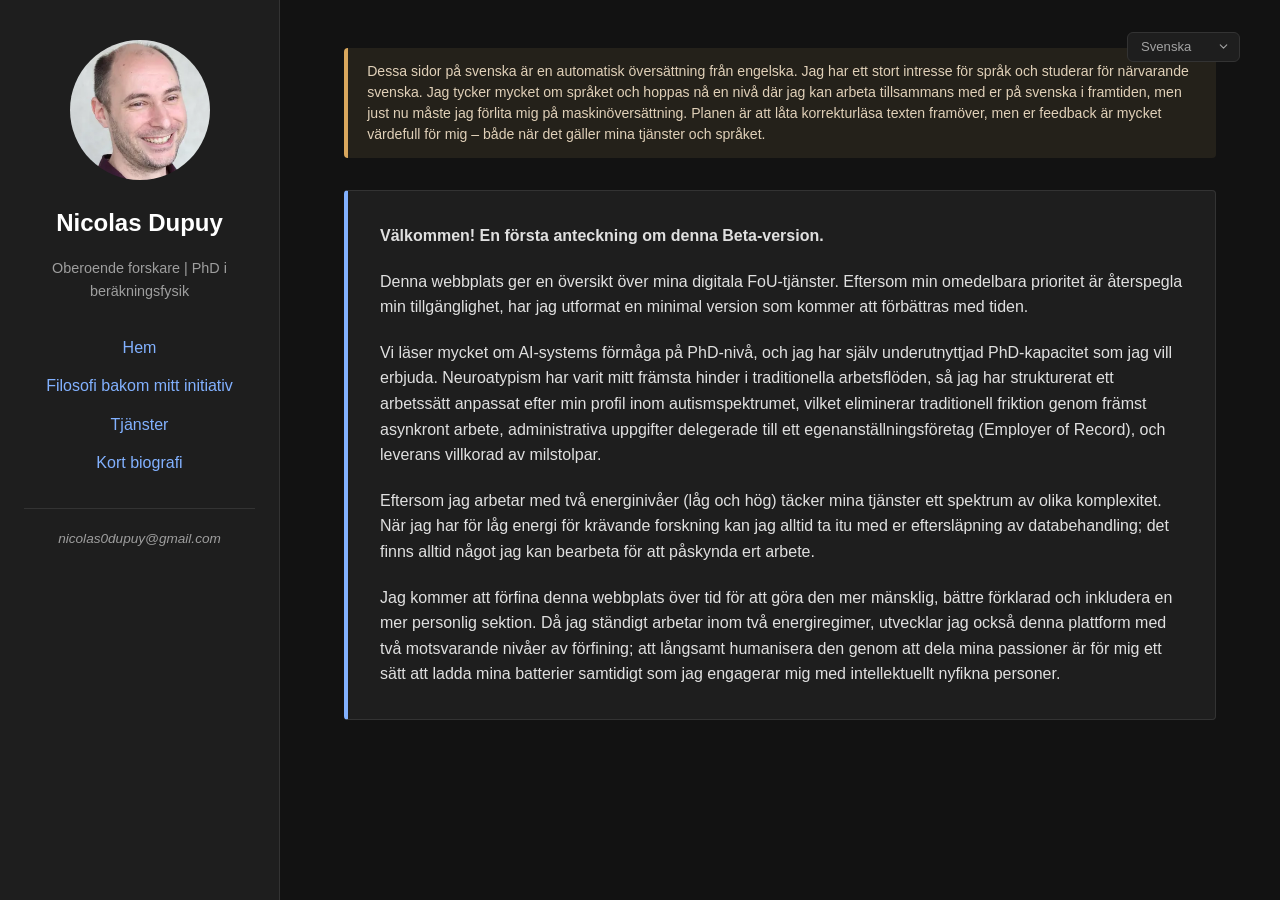
<file: sv/index.html>
<!DOCTYPE html>
<html lang="sv">
    <head>
        <meta charset="UTF-8">
        <meta name="viewport" content="width=device-width, initial-scale=1.0">
        <title>Nicolas Dupuy</title>
        <link rel="stylesheet" href="../style.css">
    </head>
    <body>

        <nav class="sidebar">
            <img src="../profile.webp" alt="Nicolas Dupuy" class="profile-pic">
            <h1 class="sidebar-name">Nicolas Dupuy</h1>
            <p class="sidebar-title">Oberoende forskare | PhD i beräkningsfysik</p>
            <ul class="nav-links">
                <li><a href="#home">Hem</a></li>
                <li><a href="#section1">Filosofi bakom mitt initiativ</a></li>
                <li><a href="#section2">Tjänster</a></li>
                <li><a href="#section3">Kort biografi</a></li>
                <li class="nav-contact-item"><a href="mailto:nicolas0dupuy@gmail.com" class="email-link">nicolas0dupuy@gmail.com</a></li>
            </ul>
        </nav>

        <main class="content">
            <div class="lang-selector-container">
                <select class="lang-select" onchange="if(this.value) window.location.href=this.value;">
                    <option value="../index.html">English</option>
                    <option value="../fr/index.html">Français</option>
                    <option value="../de/index.html">Deutsch</option>
                    <option value="" selected>Svenska</option>
                    <option value="../et/index.html">Eesti</option>
                    <option value="../fi/index.html">Suomi</option>
                    <option value="../ru/index.html">Русский</option>
                    <option value="../uk/index.html">Українська</option>
                    <option value="../cs/index.html">Čeština</option>
                    <option value="../hu/index.html">Magyar</option>
                </select>
            </div>
            <section id="home">
                <div class="translation-notice">
                    Dessa sidor på svenska är en automatisk översättning från engelska. Jag har ett stort intresse för språk och studerar för närvarande svenska. Jag tycker mycket om språket och hoppas nå en nivå där jag kan arbeta tillsammans med er på svenska i framtiden, men just nu måste jag förlita mig på maskinöversättning. Planen är att låta korrekturläsa texten framöver, men er feedback är mycket värdefull för mig – både när det gäller mina tjänster och språket.
                </div>
                <div class="intro-cadre">
                    <p><strong>Välkommen! En första anteckning om denna Beta-version.</strong></p>
                    <p>Denna webbplats ger en översikt över mina digitala FoU-tjänster. Eftersom min omedelbara prioritet är återspegla min tillgänglighet, har jag utformat en minimal version som kommer att förbättras med tiden.</p>
                    <p>Vi läser mycket om AI-systems förmåga på PhD-nivå, och jag har själv underutnyttjad PhD-kapacitet som jag vill erbjuda. Neuroatypism har varit mitt främsta hinder i traditionella arbetsflöden, så jag har strukturerat ett arbetssätt anpassat efter min profil inom autismspektrumet, vilket eliminerar traditionell friktion genom främst asynkront arbete, administrativa uppgifter delegerade till ett egenanställningsföretag (Employer of Record), och leverans villkorad av milstolpar.</p>
                    <p>Eftersom jag arbetar med två energinivåer (låg och hög) täcker mina tjänster ett spektrum av olika komplexitet. När jag har för låg energi för krävande forskning kan jag alltid ta itu med er eftersläpning av databehandling; det finns alltid något jag kan bearbeta för att påskynda ert arbete.</p>
                    <p>Jag kommer att förfina denna webbplats över tid för att göra den mer mänsklig, bättre förklarad och inkludera en mer personlig sektion. Då jag ständigt arbetar inom två energiregimer, utvecklar jag också denna plattform med två motsvarande nivåer av förfining; att långsamt humanisera den genom att dela mina passioner är för mig ett sätt att ladda mina batterier samtidigt som jag engagerar mig med intellektuellt nyfikna personer.</p>
                </div>
            </section>
            <section id="section1">
                <div class="translation-notice">
                    Dessa sidor på svenska är en automatisk översättning från engelska. Jag har ett stort intresse för språk och studerar för närvarande svenska. Jag tycker mycket om språket och hoppas nå en nivå där jag kan arbeta tillsammans med er på svenska i framtiden, men just nu måste jag förlita mig på maskinöversättning. Planen är att låta korrekturläsa texten framöver, men er feedback är mycket värdefull för mig – både när det gäller mina tjänster och språket.
                </div>
                <h2>Filosofin bakom mitt initiativ</h2>

                <!-- Unified Introduction Context Block -->
                <div class="philosophy-intro-text">
                    <p><strong>Jag är Nicolas, den oberoende forskaren som driver denna stödtjänst inom forskning och datavetenskap.</strong></p>
                    <p>Jag erbjuder en modulär meny av tjänster, från vetenskaplig forskning till datavetenskap, som ger externt stöd för uppgifter som ert team behöver avlastas från.</p>
                    <p>Jag byggde detta ramverk kring ett biljettbaserat system (tickets) inspirerat av programvaruteknik, utformat för att anpassa sig efter mina fluktuerande arbetsbelastningsgränser som forskare på autismspektrumet. Betalning sker efter leverans av milstolpar via ett egenanställningsföretag, vilket gör hela samarbetet klart att använda (plug-and-play).</p>
                    <p><strong>Mer i detalj:</strong></p>
                </div>
                <div class="tabs-container">
                    <!-- Barre de navigation à 3 onglets -->
                    <div class="tab-buttons grid-three">
                        <button class="tab-btn active" data-target="phil-what">Vad jag gör...</button>
                        <button class="tab-btn" data-target="phil-why">Varför</button>
                        <button class="tab-btn" data-target="phil-autism">Profil inom autismspektrumet</button>
                    </div>

                    <!-- Contenu des onglets -->
                    <div class="tab-content">

                        <!-- Onglet 1 : What I do -->
                        <div id="phil-what" class="tab-panel active">

                            <h4 style="margin-top: 1.5rem; color: #ffffff;">Vad jag gör i korta drag:</h4>
                            <ul style="padding-left: 1.2rem; color: #e0e0e0;">
                                <li style="margin-bottom: 0.8rem;"><strong>Avlastning av vilande projekt och eftersläpande ingenjörsarbete:</strong> Jag tar ansvar för era ackumulerade forsknings- och datavetenskapliga arbetsbelastningar. Detta inkluderar att utforska sekundära hypoteser som lämnats åt sidan eller att utöka ert teams kapacitet för brådskande beräkningsarbete. Jag verkar som en domänagnostisk forskare.</li>
                                <li style="margin-bottom: 0.8rem;"><strong>Milstorpar baserade på värde:</strong> Vi bryter ner den tekniska färdplanen i projektbiljetter tillsammans, där varje milstolpe tilldelas ett fast värde och en uppskattad tidslinje. Därefter hanterar jag mitt schema med full autonomi. Vi håller varandra informerade genom asynkrona uppdateringar, vilket eliminerar formella mötesrutiner.</li>
                                <li style="margin-bottom: 0rem;"><strong>Adaptivt utförande:</strong> Jag hanterar arbetsflöden som sträcker sig från grundläggande dataanalys till specialiserade numeriska simuleringar eller teoretisk utforskning. Mitt arbetsflöde anpassar sig efter min kognitiva tillgänglighet; jag kanaliserar maximalt fokus till komplex matematikforskning medan jag utför linjär databehandling för att bibehålla ett jämnt operativt tempo.</li>
                            </ul>
                        </div>

                        <!-- Onglet 2 : Why -->
                        <div id="phil-why" class="tab-panel">
                            <ul style="padding-left: 1.2rem; color: #e0e0e0;">
                                <li style="margin-bottom: 0.8rem;"><p><strong>Forskning som passion:</strong> För många år sedan trodde jag inte att jag kunde bli forskare, trots goda akademiska resultat. Jag stannade kvar på universitetet för att jag älskade att lära mig, och fick slutligen en doktorandmöjlighet. Att stödja tekniska team är mitt sätt att samarbeta med framstående forskare i spännande projekt, vilket gör att jag kan fortsätta lära mig samtidigt som jag bidrar till deras framsteg, och nå bortom mina doktorandstudier.</p></li>
                                <li style="margin-bottom: 0.8rem;"><p><strong>Nyttja min inlärningsdynamik:</strong> Jag är en akademisk bokmal. Det var främst så jag studerade: jag arbetade som privatlärare, köpte sedan travar av läroböcker och forskningsböcker. Jag har aldrig slutat. Idag, med digitala medier från historiska institutioner som Collège de France eller Stanford, är min studielista längre än ett barns önskelista till tomten (vilket är vad jag kallar den). Det intensiva fokus som förknippas med autism är ingen myt. När jag utvecklar en besatthet gör jag inte saker halvhjärtat. Detta ger mig drivkraften att utföra fokuserat arbete av hög kvalitet under långa perioder.</p></li>
                                <li style="margin-bottom: 0.8rem;"><p><strong>Tvärvetenskaplig dynamik:</strong> Till skillnad från konventionella forskningsvägar som kräver extrem specialisering inom ett enda område, trivs jag med att utforska flera fält. Medan detta skulle vara en begränsning i en fast akademisk tjänst, gör mitt oberoende ramverk detta behov av variation till en tillgång. Det gör att jag kan tillämpa mina matematiska färdigheter agnostiskt över olika sektorer och flytta analytiska verktyg mellan finans, medicin, teoretisk fysik och tillämpade datapipelines.</p></li>
                            </ul>
                        </div>

                        <!-- Onglet 3 : Autism Notes -->
                        <div id="phil-autism" class="tab-panel">
                            <p><em>”Autismspektrumtillstånd (AST) är en heterogen grupp av tillstånd. De kännetecknas av viss svårighet med social interaktion och kommunikation. Andra särdrag är atypiska aktivitets- och beteendemönster, såsom svårigheter att gå från en aktivitet till en annan, fokus på detaljer och ovanliga reaktioner på sinnesintryck”,</em> enligt WHO, som uppskattar förekomsten till cirka 1 på 127 i den globala befolkningen.</p>
                            <p>Hur ser det ut inom akademin? Även om det saknas direkta globala folkräkningsdata om förekomsten inom akademin, Simon Baron-Cohen publicerade en artikel 2001 som mätte den genomsnittliga autismspektrumkvoten (AQ) i olika grupper. På en skala från 0 till 50, där den allmänna befolkningen i genomsnitt har 16,4 (± 6,4) och den kliniskt diagnostiserade autistiska befolkningen i genomsnitt har 35,8 (± 6,5), fick studenter i matematik 21,5 (± 6,5), vilket var något lägre än 16 brittiska olympiadvinnare (24,5 ± 5,7).</p>
                            <p>När man tittar på autism i arbetslivet visar data från specialiserade organisationer som National Autistic Society och det brittiska statistikorganet ONS att autism uppvisar den lägsta sysselsättningsgraden bland alla funktionsnedsättningskategorier, med endast cirka <strong>21,7 % av autistiska vuxna i meningsfull sysselsättning</strong> (data från 2020), strax under vuxna med svåra inlärningssvårigheter.</p>
                            <p>Autismspektrumet täcker dock ett brett spektrum av situationer och intellektuella nivåer. Dr. Neil Kenny samlade in värdefulla vittnesmål från akademiker inom irländsk högre utbildning (<em>”Tell me what my job is”: A Qualitative Exploration of the Experiences of Autistic Academic Staff working in Higher Education in Ireland</em>), och jag kan lägga till mitt eget. Om ni läser den, här är några av de teman som tas upp:</p>

                            <ol style="padding-left: 1.2rem; color: #e0e0e0; margin-top: 1rem;">
                                <li style="margin-bottom: 0.8rem;"><strong>Att få en diagnos lyfter en stor sten från ens axlar:</strong> För mig kändes det som att vara en kanin som av en slump hamnat i en kattfamilj, och att slutligen få veta att även om jag älskar dem, skulle mindre anpassningar som att avstå från att jaga fåglar eller vandra på natten göra mitt liv mycket bättre.</li>
                                <li style="margin-bottom: 0.8rem;"><strong>Tidsuppfattningen är drastiskt annorlunda</strong> mellan neurodivergenta och neurotypiska personer, och även mellan två autistiska individer. I studien beskriver en deltagare att han kan fokusera på en enda uppgift i timmar utan att inse att tiden går, medan en annan behöver pauser oftare än sina kollegor. Jag är mitt i detta: jag älskade schackturneringar när jag var 17 år, med heldagspartier som började kl. 9 och kunde pågå i upp till 8 timmar. Jag försökte mig på ett av de svåraste antagningsproven till École Normale Supérieure (ENS); eftersom jag inte följde den traditionella vägen fick jag förfärliga resultat, men jag njöt verkligen av utmaningen. Men även för en uppgift jag är utmärkt på, om mitt sinne är grumlat av giftiga tankar, blir min tidsuppfattning helt omvänd.</li>
                                <li style="margin-bottom: 0.8rem;"><strong>Rutiner och organisation:</strong> Vi har alla våra egna rutiner, och organisationen kan vara rörig. För mig är multitasking som att försöka jonglera med flera käglor samtidigt, och att ha ens två tidsgränser, även mycket avlägsna sådana, kan göra att jag fryser helt.</li>
                                <li style="margin-bottom: 0.8rem;"><strong>Maskering (masking):</strong> Tillbaka till att vara en kanin mitt i den kattfamilj som adopterade dig. Du älskar dem, du vill spendera tid och göra saker med dem, men de har instinkter som du inte har. Så du försöker göra detsamma genom en omedveten kopieringsmekanism, men ditt sinne skriker av smärta. Det är ofta den främsta orsaken till utmattning, vilket leder till utbrändhet.</li>
                                <li style="margin-bottom: 0.8rem;"><strong>Sensorisk överbelastning:</strong> Jag lägger till detta som en kritisk orsak till utmattning och utbrändhet. Vid trötthet i trånga offentliga miljöer tvingar upprepade utrot medan man väntar på tåget, avgasslällar eller skannerns pip i snabbköpskassan vår hjärna att arbeta ständigt, som om vi aktivt behandlade data.</li>
                                <li style="margin-bottom: 0rem;"><strong>Mer tillbaka för våra besvär:</strong> Visst, att vara autistisk gör livet komplicerat, men jag skulle inte vilja vara på något annat sätt. Deltagarna i studien hyllar sin hyperfokus och sin drivkraft att gå djupare in i sina passioner. Inte heller jag skulle någonsin vilja förlora glädjen i att lära mig logiska saker med en sådan intensitet.</li>
                            </ol>
                        </div>

                    </div>
                </div>
            </section>
            <section id="section2">
                <div class="translation-notice">
                    Dessa sidor på svenska är en automatisk översättning från engelska. Jag har ett stort intresse för språk och studerar för närvarande svenska. Jag tycker mycket om språket och hoppas nå en nivå där jag kan arbeta tillsammans med er på svenska i framtiden, men just nu måste jag förlita mig på maskinöversättning. Planen är att låta korrekturläsa texten framöver, men er feedback är mycket värdefull för mig – både när det gäller mina tjänster och språket.
                </div>
                <!-- Services Section Header & Introduction (Ultra-Clean & Pure HTML) -->
                <div class="services-container">
                    <div class="services-header">
                        <h2>Tjänster</h2>
                        <span class="status-badge">
                            🌱 <strong>Uppstartsfas:</strong> er feedback är viktig för att bättre matcha era behov
                        </span>
                    </div>

                    <div class="services-intro-text">
                        <p>
                            Här hittar ni min lista över tjänster, som jag kan komma att utöka över tid när jag börjar studera något nytt. Dessa är i första hand utformade för att ge er färdigheter som jag har utvecklat genom kontinuerligt lärande under årens lopp, genom flera akademiska vägar.
                        </p>
                        <p class="framework-note">
                            För att säkerställa ett förutsägbart, mycket professionellt och stressfritt samarbete för oss båda, tillämpar jag ett konsekvent ramverk för de flesta av dessa moduler:
                        </p>
                    </div>

                    <div class="services-grid">
                        <div class="feature-card">
                            <h3>💼 Administrativ enkelhet</h3>
                            <p>Naturlig användning av ett egenanställningsföretag (EOR) eller fransk portage salarial för att hantera alla kontrakt, fakturor och efterlevnad.</p>
                        </div>
                        <div class="feature-card">
                            <h3>✅ Riskfria milstolpar</h3>
                            <p>Betalning sker strikt <strong>efter validering av milstolpar</strong>, med inspiration från biljett- och backlog-hantering i moderna IT-företag.</p>
                        </div>
                        <div class="feature-card">
                            <h3>📥 Avlastning av eftersläpningar</h3>
                            <p>Utformat för att absorbera era eftersläpningar av databehandling och sekundära hypoteser, vilket avlastar uppgifter som ert kärnteam saknar tid att utföra.</p>
                        </div>
                        <div class="feature-card">
                            <h3>🧩 Anpassad kognitiv takt</h3>
                            <p>Brett spektrum av komplexitet, från juniora uppgifter till djup forskning. Detta gör att jag, som forskare på autismspektrumet, kan hantera min tid och kognitiva belastning beroende på min aktuella koncentrationsförmåga.</p>
                        </div>
                    </div>

                    <div class="services-footer">
                        <p>Har ni ett anpassat krav utanför denna standardkatalog?</p>
                        <a href="mailto:nicolas0dupuy@gmail.com" class="contact-button">✉️ Kontakt: nicolas0dupuy@gmail.com</a>
                    </div>
                </div>

                <div id="hashtag-menu" class="hashtag-menu-container"></div>

                <!-- ==================== SERVICE 1 ==================== -->
                <div class="service-card" data-tags="ComputationalPhysics,AppliedMathematics">
                    <h3 class="service-title">Numeriska beräkningar & Simulering</h3>

                    <input type="checkbox" id="toggle-service-1" class="card-toggle-input">
                    <div class="card-fold-content">
                        <div class="service-description">
                            <p>Tekniskt och teoretiskt stöd för utforskning, kodimplementering, simuleringar av fysiska system och matematisk modellering. Levereras främst på distans, med möjlighet till insatser på plats.</p>
                            <p>Projekten är strukturerade i oberoende milstolpar med tydliga definitioner och mål, vilket säkerställer att varje leverans enkelt kan följas och integreras av valfri teammedlem.</p>
                            <p>Milstolpar kan vara en teoretisk utforskning eller en algoritmiimplementering, och utgör grunden för de delar som faktureras vid slutförande, vilket skyddar er budget. Priset avtalas för varje milstolpe och ändras inte om jag behöver extra tid, vilket ger er stabilitet och förutsägbarhet, samtidigt som det ger mig minskad press och möjlighet till kvalitativ studietid.</p>
                            <p>Denna struktur är utformad för att hjälpa team eller forskare att beta av vilande sidoprojekt och utvärdera alternativa hypoteser medan era huvudsakliga team fokuserar på sina primära projekt.</p>
                            <p>Långvariga samarbeten kan förutses för att säkra fördelarna med min inlärningskurva, då jag aktivt studerar numeriska metoder på ingångsnivå för forskning.</p>
                        </div>
                        <div class="service-commentary">
                            <h4>Personal Note</h4>
                            <p>Jag upptäckte numeriska beräkningar under min masterpraktik före mina doktorandstudier. Under dessa perioder tillämpade jag flera kvantkemiska metoder (som jag erbjuder i tjänsten Kvantkemi & Materialmodellering), och matematikern i mig ville redan då förstå deras grunder. Jag erbjuder denna tjänst eftersom mitt kontinuerliga lärande inom detta område, i kombination med min erfarenhet, kan finna många användningsområden i både näringsliv och akademi, där praktiskt stöd ofta saknas. Som referens kan nämnas några verk jag använder i min verksamhet: Quarteroni et al.s *Numerical Mathematics*, Grégoire Allaires *Analyse numérique et optimisation* (Éditions de l'École Polytechnique), Mallats böcker och föreläsningar om ondeletter (wavelets) samt Pohjolainens *Mathematical Modeling*.</p>
                        </div>
                        <div class="card-fold-fade"></div>
                    </div>
                    <label for="toggle-service-1" class="card-toggle-label"></label>

                    <div class="service-tags">
                    <span class="tag" onclick="filterByTag('ComputationalPhysics')">#ComputationalPhysics</span>
                    <span class="tag" onclick="filterByTag('AppliedMathematics')">#AppliedMathematics</span>
                
                    </div>
                </div>

                <!-- ==================== SERVICE 2 ==================== -->
                <div class="service-card" data-tags="ComputationalPhysics">
                    <h3 class="service-title">Kvantkemi & Materialmodellering</h3>

                    <input type="checkbox" id="toggle-service-2" class="card-toggle-input">
                    <div class="card-fold-content">
                        <div class="service-description">
                            <p>Molekylmodellering, beräkningar av elektronisk eller geometrisk struktur och kvantsimuleringar för grund- och exciterade tillstånd, inklusive DFT- och Quantum Monte Carlo-arbetsflöden. Levereras främst på distans, med möjlighet till insatser på plats.</p>
                            <p>Projekten är strukturerade i oberoende milstolpar med tydliga definitioner och mål, vilket säkerställer att varje leverans enkelt kan följas och integreras av valfri teammedlem.</p>
                            <p>Milstolpar kan helt enkelt vara en DFT-optimering av en elektronisk struktur (i en grupp av molekyler som ska undersökas) eller teoretisk utforskning av alternativa metoder, och utgör grunden för de delar som faktureras vid slutförande, vilket skyddar er budget. Priset avtalas för varje milstolpe och ändras inte om jag behöver extra tid, vilket ger er stabilitet och förutsägbarhet, samtidigt som det ger mig minskad press och möjlighet till kvalitativ studietid.</p>
                            <p>Denna struktur är utformad för att hjälpa team eller forskare att beta av vilande sidoprojekt och utvärdera alternativa hypoteser medan era huvudsakliga team fokuserar på sina primära projekt.</p>
                            <p>Långvariga samarbeten kan förutses för att säkra fördelarna med min inlärningskurva, då jag aktivt anpassar mina befintliga beräkningsflöden till era specifika forskningsproblem.</p>
                        </div>
                        <div class="service-commentary">
                            <h4>Personal Note</h4>
                            <p>Jag slutförde min doktorsexamen (2012–2016) i beräkningsfysik med fokus på Quantum Monte Carlo-optimering av grafenliknande molekyler, elektroniska strukturer i grundtillståndet, exciterade singlett-/triplettillstånd och geometrin hos starkt korrelerade system. Även om jag ännu inte har driftsatt pipelines för molekyldynamik eller integrerat maskininlärning i traditionella fysikarbetsflöden, är jag ivrig to lära mig, implementera och anpassa dessa metoder för era projekt. Utöver min passion för fysik utvecklade jag tidigt ett intresse för kvantdatorer. Jag har slutfört certifikatprogrammen 'Quantum Computing Fundamentals' och 'Quantum Computing Realities' från MITxPRO och bidrar gärna till utvecklingen inom detta fält.</p>
                        </div>
                        <div class="card-fold-fade"></div>
                    </div>
                    <label for="toggle-service-2" class="card-toggle-label"></label>

                    <div class="service-tags">
                    <span class="tag" onclick="filterByTag('ComputationalPhysics')">#ComputationalPhysics</span>
                
                    </div>
                </div>

                <!-- ==================== SERVICE 3 ==================== -->
                <div class="service-card" data-tags="QuantitativeFinance,AppliedMathematics">
                    <h3 class="service-title">Numeriska metoder i kvantitativ finans</h3>

                    <input type="checkbox" id="toggle-service-3" class="card-toggle-input">
                    <div class="card-fold-content">
                        <div class="service-description">
                            <p>Implementering och validering av numeriska modeller, stokastiska simuleringar och matematiska ramverk för kvantitativ finans. Levereras främst på distans, med möjlighet till insatser på plats.</p>
                            <p>Projekten är strukturerade i oberoende milstolpar med tydliga definitioner och mål, vilket säkerställer att varje leverans enkelt kan följas och integreras av valfri teammedlem.</p>
                            <p>Milstolpar kan vara en Value-at-Risk (VaR)-uppskattning, en mängd data som ska förberedas, struktureras eller analyseras, eller en teoretisk modell som ska utforskas, och utgör grunden för de delar som faktureras vid slutförande, vilket skyddar er budget. Priset avtalas för varje milstolpe och ändras inte om jag behöver extra tid, vilket ger er stabilitet och förutsägbarhet, samtidigt som det ger mig minskad press och möjlighet till kvalitativ studietid.</p>
                            <p>Denna struktur är utformad för att hjälpa team eller forskare att beta av vilande sidoprojekt och utvärdera alternativa hypoteser medan era huvudsakliga team fokuserar på sina primära projekt.</p>
                            <p>Långvariga samarbeten kan förutses för att säkra fördelarna med min inlärningskurva, då jag aktivt specialiserar mig på kvantitativa finansmetoder och bygger vidare på min bakgrund inom kvantitativ forskning.</p>
                        </div>
                        <div class="service-commentary">
                            <h4>Personal Note</h4>
                            <p>Jag började aktivt specialisera mig på kvantitativa finansmetoder förra året, och bygger vidare på sju års undervisning i Data Science vid Paris School of Business i nära kontakt med finansbranschen. Min nästa personliga milstolpe är att samarbeta med aktiva forskare och praktiker för att lära genom att göra. Genom samarbete kan ni bygga upp en långsiktig partner som kommer att förstå er miljö på djupet. Givet bristen på solid kvantitativ talang på dagens marknad gör detta samarbete att ni kan undvika den svåra sökandet efter sällsynta profiler och säkra en forskare på PhD-nivå med bevisad analytisk mognad. Jag tar gärna emot enklare uppgifter medan jag lär mig grunderna, och som erfaren föreläsare kan jag också bidra till att utbilda era praktikanter med min nyförvärvade kunskap. Jag positionerar mig i gränssnittet mellan forskare och praktiker, så tveka inte att höra av er om ni behöver en länk. Jag fokuserar mina europeiska bidrag till Frankrike, mitt hemland, samt Norden och Baltikum, som är mina favoritregioner.</p>
                        </div>
                        <div class="card-fold-fade"></div>
                    </div>
                    <label for="toggle-service-3" class="card-toggle-label"></label>

                    <div class="service-tags">
                    <span class="tag" onclick="filterByTag('QuantitativeFinance')">#QuantitativeFinance</span>
                    <span class="tag" onclick="filterByTag('AppliedMathematics')">#AppliedMathematics</span>
                
                    </div>
                </div>

                <!-- ==================== SERVICE 4 ==================== -->
                <div class="service-card" data-tags="AppliedMathematics">
                    <h3 class="service-title">Convex Optimization & Mathematical Programming</h3>

                    <input type="checkbox" id="toggle-service-4" class="card-toggle-input">
                    <div class="card-fold-content">
                        <div class="service-description">
                            <p>Formulering och lösning av optimeringsproblem (såsom LP, QP, SOCP, SDP) under fysikaliska eller operativa bivillkor. Levereras främst på distans, med möjlighet till insatser på plats.</p>
                            <p>Projekten är strukturerade i oberoende milstolpar med tydliga definitioner och mål, vilket säkerställer att varje leverans enkelt kan följas och integreras av valfri teammedlem.</p>
                            <p>Milstolpar kan vara översättningen av fysikaliska eller operativa bivillkor till en konvex programmeringsmodell, eller en benchmark-svit som jämför olika lösare på ett dataset, och utgör grunden för de delar som faktureras vid slutförande, vilket skyddar er budget. Priset avtalas för varje milstolpe och ändras inte om jag behöver extra tid, vilket ger er stabilitet och förutsägbarhet, samtidigt som det ger mig minskad press och möjlighet till kvalitativ studietid.</p>
                            <p>Denna struktur är utformad för att hjälpa team eller forskare att beta av vilande sidoprojekt och utvärdera alternativa hypoteser medan era huvudsakliga team fokuserar på sina primära projekt.</p>
                            <p>Långvariga samarbeten kan förutses för att säkra fördelarna med min inlärningskurva, då jag kontinuerligt förfinar min praktiska behärskning genom Stephen Boyds ramverk.</p>
                        </div>
                        <div class="service-commentary">
                            <h4>Personal Note</h4>
                            <p>Jag började studera konvex optimering först nyligen som en förlängning av mitt intresse för numeriska metoder. Jag utgår från Stephen Boyds offentligt tillgängliga föreläsningar och lärobok, tillsammans med Yang Zhengs algoritmiska föreläsningsanteckningar och det klassiska verket av Ben-Tal och Nemirovski, *Lectures on Modern Convex Optimization*. Ett tidigt samarbete säkrar en alltmer specialiserad optimeringsresurs för att modellera era operativa och fysikaliska flaskhalsar. Om ni behöver expertis jag ännu inte besitter, tveka inte att informera mig så dat vi kan sätta upp mål för kompetensförvärv, så att jag kan hjälpa er att slutföra uppgifter där ni saknar kvalificerad arbetskraft.</p>
                        </div>
                        <div class="card-fold-fade"></div>
                    </div>
                    <label for="toggle-service-4" class="card-toggle-label"></label>

                    <div class="service-tags">
                    <span class="tag" onclick="filterByTag('AppliedMathematics')">#AppliedMathematics</span>
                
                    </div>
                </div>

                <!-- ==================== SERVICE 5 ==================== -->
                <div class="service-card" data-tags="ComputerVision,MachineLearning">
                    <h3 class="service-title">Forskning inom datorseende</h3>

                    <input type="checkbox" id="toggle-service-5" class="card-toggle-input">
                    <div class="card-fold-content">
                        <div class="service-description">
                            <p>Tekniskt och teoretiskt stöd för utveckling av datorseendealgoritmer, matematiska grunder och numeriska implementeringar, som spänner över klassiska geometriska metoder, maskininlärningsarkitekturer och generativa modeller. Levereras främst på distans, med möjlighet till insatser på plats.</p>
                            <p>Projekten är strukturerade i oberoende milstolpar med tydliga definitioner och mål, vilket säkerställer att varje leverans enkelt kan följas och integreras av valfri teammedlem.</p>
                            <p>Milstolpar kan sträcka sig från en grundläggande bildbehandlingsuppgift eller en algoritmiimplementering av en forskningsartikel, till en matematisk granskning av ett teoretiskt ramverk, och utgör grunden för de delar som faktureras vid slutförande, vilket skyddar er budget. Priset avtalas för varje milstolpe och ändras inte om jag behöver extra tid, vilket ger er stabilitet och förutsägbarhet, samtidigt som det ger mig minskad press och möjlighet till kvalitativ studietid.</p>
                            <p>Denna struktur är utformad för att hjälpa team eller forskare avhjälpa vilande sidoprojekt och utvärdera alternativa hypoteser medan era huvudsakliga team fokuserar på sina primära projekt.</p>
                            <p>Långvariga samarbeten kan förutses för att säkra fördelarna med min inlärningskurva, då jag snabbt anpassar mina matematiska färdigheter till era specifika problem inom datorseende.</p>
                        </div>
                        <div class="service-commentary">
                            <h4>Personal Note</h4>
                            <p>Jag upptäckte datorseende efter deep learning-boomen, och dess underliggande matematik fascinerade mig snabbt. Jag följde det första året av masterprogrammet i datorseende vid HSE University online (vilket avbröts av krigsutbrottet i Ukraina) och slutförde Stanfords CS236-kurs om generativa modeller 2021. Jag är lika passionerad av klassiska metoder som drar nytta av grundläggande matematik som av metoder härledda från maskininlärning. Som referens använder jag läroböcker som Szeliskis *Computer Vision: Algorithms and Applications* och Gonzalez & Woods *Digital Image Processing*. Dessutom innehåller min akademiska bakgrund olika niveau av differentialgeometri – inklusive riemannsk geometri, symplektisk geometri och Lie-grupper – vilket ger ett gediget geometriskt perspektiv vid arbete med högdimensionella visuella data eller invarianta arkitekturer.</p>
                        </div>
                        <div class="card-fold-fade"></div>
                    </div>
                    <label for="toggle-service-5" class="card-toggle-label"></label>

                    <div class="service-tags">
                    <span class="tag" onclick="filterByTag('ComputerVision')">#ComputerVision</span>
                    <span class="tag" onclick="filterByTag('MachineLearning')">#MachineLearning</span>
                
                    </div>
                </div>

                <!-- ==================== SERVICE 6 ==================== -->
                <div class="service-card" data-tags="ComputerVision,DataEngineering">
                    <h3 class="service-title">Tillämpningar av datorseende</h3>

                    <input type="checkbox" id="toggle-service-6" class="card-toggle-input">
                    <div class="card-fold-content">
                        <div class="service-description">
                            <p>Praktisk implementering av datorseendeflöden för industriell automation, kvalitetskontroll och dataförbehandling, med hjälp av klassisk bildbehandling och maskininlärningsmodeller. Levereras främst på distans, med möjlighet till insatser på plats.</p>
                            <p>Projekten är strukturerade i oberoende milstolpar med tydliga definitioner och mål, vilket säkerställer att varje leverans enkelt kan följas och integreras av valfri teammedlem.</p>
                            <p>Milstolpar kan sträcka sig från att bygga en OpenCV-förbehandlingspipeline for bildfiltrering och justering till att skriva ett anpassat script för matchning av särdrag eller driftsätta en lätt förtränad modell, och utgör grunden för de delar som faktureras vid slutförande, vilket skyddar er budget. Priset avtalas för varje milstolpe och ändras inte om jag behöver extra tid, vilket ger er stabilitet och förutsägbarhet, samtidigt som det ger mig minskad press och möjlighet till kvalitativ studietid.</p>
                            <p>Denna struktur är utformad för att hjälpa team eller forskare att beta av eftersläpande sidoprojekt och utvärdera alternativa hypoteser medan era huvudsakliga team fokuserar på sina primära projekt.</p>
                            <p>Långvariga samarbeten kan förutses för att säkra fördelarna med min inlärningskurva, då jag aktivt utökar min praktiska verktygslåda med programvarubibliotek av industristandard.</p>
                        </div>
                        <div class="service-commentary">
                            <h4>Personal Note</h4>
                            <p>Även om jag i grunden är teoretiker har jag under de senaste fem åren aktivt arbetat för att bli praktiker inom datorseende. Jag började med att slutföra grundläggande kurser på plattformar som Coursera, Udacity och LearnOpenCV, innan jag accelererade min utbildning genom att skriva in mig på masterprogrammet online vid HSE University – ett arbete som tyvärr avbröts av invasionen av Ukraina. Jag erbjuder dessa tjänster för att komplettera min teoretiska bakgrund med praktisk erfarenhet, och ramar in mitt bidrag som en stödtjänst för att avhjälpa eftersläpningar där er ekonomiska risk helt elimineras av milstolpebaserad betalning.</p>
                        </div>
                        <div class="card-fold-fade"></div>
                    </div>
                    <label for="toggle-service-6" class="card-toggle-label"></label>

                    <div class="service-tags">
                    <span class="tag" onclick="filterByTag('ComputerVision')">#ComputerVision</span>
                    <span class="tag" onclick="filterByTag('DataEngineering')">#DataEngineering</span>
                
                    </div>
                </div>

                <!-- ==================== SERVICE 7 ==================== -->
                <div class="service-card" data-tags="DataEngineering,DataScience">
                    <h3 class="service-title">Datateknik & Rapportering</h3>

                    <input type="checkbox" id="toggle-service-7" class="card-toggle-input">
                    <div class="card-fold-content">
                        <div class="service-description">
                            <p>Utveckling av datapipelines, dashboards för beslutsstöd och datakvalitetsrevisioner. Levereras främst på distans, med möjlighet till insatser på plats.</p>
                            <p>Projekten är strukturerade i oberoende milstolpar med tydliga definitioner och mål, vilket säkerställer att varje leverans enkelt kan följas och integreras av valfri teammedlem.</p>
                            <p>Milstolpar kan sträcka sig från att skriva ett anpassat Python-script för att rensa och förena olika dataset till att skriva SQL-frågor i Google BigQuery eller bygga en automatiserad dashboard, och utgör grunden för de delar som faktureras vid slutförande, vilket skyddar er budget. Priset avtalas för varje milstolpe och ändras inte om jag behöver extra tid, vilket ger er stabilitet och förutsägbarhet, samtidigt som det ger mig minskad press och möjlighet till kvalitativ studietid.</p>
                            <p>Denna struktur är utformad för att hjälpa data- eller IT-team att beta av eftersläpningar och bygga operativa dashboards medan era kärnteam fokuserar på sina dagliga flöden, men också för att hjälpa icke-specialiserade team att utveckla sin första infrastruktur.</p>
                            <p>Långvariga samarbeten kan förutses för att säkra fördelarna med min inlärningskurva, då jag gärna bidrar till era projekt tills vi uppnår märkbara och kvantifierbara resultat.</p>
                        </div>
                        <div class="service-commentary">
                            <h4>Personal Note</h4>
                            <p>Jag har undervisat i Data Science och grundläggande databasteknik vid Paris School of Business sedan 2019, samtidigt som jag kontinuerligt har vässat mina färdigheter på plattformar som DataCamp och Coursera since deras tidiga dagar. Jag började så småningom föreläsa vid andra välrenommerade institutioner för att undervisa om data i högst specialiserade sammanhang, såsom cybersäkerhet och finans. Jag erbjuder denna tjänst för to avlasta ert team från liggande eftersläpningar – som dataförberedelse eller grundläggande pipelines – eftersom det ger mig värdelös praktisk erfarenhet som direkt göder min personliga FoU.</p>
                        </div>
                        <div class="card-fold-fade"></div>
                    </div>
                    <label for="toggle-service-7" class="card-toggle-label"></label>

                    <div class="service-tags">
                    <span class="tag" onclick="filterByTag('DataEngineering')">#DataEngineering</span>
                    <span class="tag" onclick="filterByTag('DataScience')">#DataScience</span>
                
                    </div>
                </div>

                <!-- ==================== SERVICE 8 ==================== -->
                <div class="service-card" data-tags="DataScience,AppliedMathematics">
                    <h3 class="service-title">Tillämpad statistik & Hypotesprövning</h3>

                    <input type="checkbox" id="toggle-service-8" class="card-toggle-input">
                    <div class="card-fold-content">
                        <div class="service-description">
                            <p>Formulering av experimentell design, hypotesprövning, statistisk validering och utvinning av underliggande mönster från multivariata eller högdimensionella dataset. Levereras främst på distans, med möjlighet till insatser på plats.</p>
                            <p>Projekten är strukturerade i oberoende milstolpar med tydliga definitioner och mål, vilket säkerställer att varje leverans enkelt kan följas och integreras av valfri teammedlem.</p>
                            <p>Milstolpar kan sträcka sig från att utforma det statistiska ramverket för ett kommande experiment till att utföra en valideringsgranskning av antagandena i en befintlig modell, eller genomföra en fullständig hypotesprövning på ett viktigt dataset, och utgör grunden för de delar som faktureras vid slutförande, vilket skyddar er budget. Priset avtalas för varje milstolpe och ändras inte om jag behöver extra tid, vilket ger er stabilitet och förutsägbarhet, samtidigt som det ger mig minskad press och möjlighet till kvalitativ studietid.</p>
                            <p>Denna struktur är utformad för att hjälpa team som stöter på kvantitativa problem (såsom inom finans, medicinsk forskning eller meteorologi) att validera hypoteser och beta av analyser. Den är särskilt anpassad för företag och team som endast behöver vetenskaplig validering på deltid.</p>
                            <p>Långvariga samarbeten kan förutses för att säkra fördelarna med min inlärningskurva, då jag för närvarande bygger ut mina grunder i statistik, särskilt genom kvantitativ finans.</p>
                        </div>
                        <div class="service-commentary">
                            <h4>Personal Note</h4>
                            <p>Mina grunder i statistik kommer från fysiken, då jag läste statistisk fysik, och utvecklades särskilt under min doktorstid, där Monte Carlo-metoderna som användes i mina simuleringar krävde noggrann statistisk validering. Att undervisa vid Paris School of Business med studenter på varvade utbildningskontrakt drev mig att förstå hur man tillämpar statistik i olika affärssituationer för att producera mina föreläsningar. Jag vill särskilt gärna hjälpa team att vinna effektivitet genom att förfina sina analyser med en bättre utvärdering av osäkerheten.</p>
                        </div>
                        <div class="card-fold-fade"></div>
                    </div>
                    <label for="toggle-service-8" class="card-toggle-label"></label>

                    <div class="service-tags">
                    <span class="tag" onclick="filterByTag('DataScience')">#DataScience</span>
                    <span class="tag" onclick="filterByTag('AppliedMathematics')">#AppliedMathematics</span>
                
                    </div>
                </div>

                <!-- ==================== SERVICE 9 ==================== -->
                <div class="service-card" data-tags="MachineLearning,DataScience">
                    <h3 class="service-title">Tillämpad maskininlärning & Prediktiv modellering</h3>

                    <input type="checkbox" id="toggle-service-9" class="card-toggle-input">
                    <div class="card-fold-content">
                        <div class="service-description">
                            <p>Träning och jämförelse av prediktiva modeller, organisering av dataset och överföring av maskininlärningsflöden till molnplattformar. Levereras främst på distans, med möjlighet till insatser på plats.</p>
                            <p>Projekten är strukturerade i oberoende milstolpar med tydliga definitioner och mål, vilket säkerställer att varje leverans enkelt kan följas och integreras av valfri teammedlem.</p>
                            <p>Milstolpar kan sträcka sig från att köra benchmarks på flera modellarkitekturer (som Scikit-Learn ou XGBoost) på ert dataset, till att förbereda ett dataset i BigQuery, eller flytta ett script för modellträning till en miljö på Google Cloud Platform (GCP), och utgör grunden för de delar som faktureras vid slutförande, vilket skyddar er budget. Priset avtalas för varje milstolpe och ändras inte om jag behöver extra tid, vilket ger er stabilitet och förutsägbarhet, samtidigt som det ger mig minskad press och möjlighet till kvalitativ studietid.</p>
                            <p>Denna struktur är utformad för att hjälpa FoU- eller datateam att prototypera prediktiva flöden och testa alternativa modellarkitekturer medan era kärningenjörer fokuserar på att underhålla stabila produktionssystem.</p>
                            <p>Långvariga samarbeten kan förutses för att säkra fördelarna med min inlärningskurva, och de kan effektivt paras ihop med mina övriga data- eller specialiserade tjänster, vilket gör att vi kan diskutera hur jag kan hjälpa er att nå kvantifierbara resultat.</p>
                        </div>
                        <div class="service-commentary">
                            <h4>Personal Note</h4>
                            <p>Jag upptäckte moderna maskininlärningsmetoder inom Scikit-Learn-biblioteket, tillsammans med moderna data science-metoder, efter min doktorsexamen 2016 och specialiserade mig på det, då jag ville vara redo om jag skulle erbjudas en ingenjörstjänst i ett fysiklab, men jag fick undervisningsuppdrag först. Jag blandar en passion för maskininlärning med intresse för numeriska metoder och datavetenskap. Just nu förbereder jag mig för Google Cloud-certifieringen som Machine Learning Engineer för att kunna hjälpa icke-specialiserade team inom valfria domäner (jag tänker personligen mycket på kulturarv, museer och gallerier) att få intuitiva databaserade verktyg som stöd i deras specialitet.</p>
                        </div>
                        <div class="card-fold-fade"></div>
                    </div>
                    <label for="toggle-service-9" class="card-toggle-label"></label>

                    <div class="service-tags">
                    <span class="tag" onclick="filterByTag('MachineLearning')">#MachineLearning</span>
                    <span class="tag" onclick="filterByTag('DataScience')">#DataScience</span>
                
                    </div>
                </div>

                <!-- ==================== SERVICE 10 ==================== -->
                <div class="service-card" data-tags="GenerativeAI,MachineLearning">
                    <h3 class="service-title">Djup generativ modellering & Matematiska representationer</h3>

                    <input type="checkbox" id="toggle-service-10" class="card-toggle-input">
                    <div class="card-fold-content">
                        <div class="service-description">
                            <p>Utveckling av djupa generativa arkitekturer, forskning om deras teoretiska ramverk eller arkitekturutveckling. Kan tillämpas för att analysera högdimensionella signaler, modellera okända sannolikhetsfördelningar eller lösa fysikaliska inversproblem. Levereras främst på distans, med möjlighet till insatser på plats.</p>
                            <p>Projekten är strukturerade i oberoende milstolpar med tydliga definitioner och mål, vilket säkerställer att varje leverans enkelt kan följas och integreras av valfri teammedlem.</p>
                            <p>Milstolpar kan sträcka sig från att bygga och testa en djup generativ arkitektur (såsom Variational Autoencoders, Normalizing Flows eller diffusionsmodeller) på era data, granska grunderna (såsom härledning av KL-divergens eller utforska invarianta representationer) för att säkerställa att modellen konvergerar mot önskat mål, eller producera en generativ modell som fångar statistiken i ett dataset (användbart för datasekretess när ett dataset måste raderas, så att ni kan producera en syntetisk version för att analysera trender efter raderingen), och utgör grunden för de delar som faktureras vid slutförande, vilket skyddar er budget. Priset avtalas för varje milstolpe och ändras inte om jag behöver extra tid, vilket ger er stabilitet och förutsägbarhet, samtidigt som det ger mig minskad press och möjlighet till kvalitativ studietid.</p>
                            <p>Denna struktur är utformad för att hjälpa FoU-team och forskare (inklusive medicinska forskare eller verksamma inom kulturarvsområdet) att validera matematiska hypoteser eller prototypera neuronnätsarkitekturer, utan att behöva anställa personal. Den är också lämplig för yrkesverksamma inom områden där data måste raderas periodiskt av sekretesskäl (medicinska data eller konsumentdata).</p>
                            <p>Långvariga samarbeten kan förutses för att säkra fördelarna med min inlärningskurva, och de kan effektivt paras ihop med mina övriga data- eller specialiserade tjänster, vilket gör och tillåter oss av diskutera hur jag kan hjälpa er att uppnå kvantifierbara resultat.</p>
                        </div>
                        <div class="service-commentary">
                            <h4>Personal Note</h4>
                            <p>Jag upptäckte generativa modeller 2021 när jag bestämde mig för att läsa Stefano Ermons onlinekurs CS236 (Deep Generative Models) vid Stanford. För protokollet lämnade jag inte in mitt slutprojekt eftersom mina föreläsningar vid PSB och andra skolor inte lämnade mycket tid för det (och jag drog mig undan, då jag idoliserade Stanford-studenterna som jag tycker är imponerande), men jag fick ändå ett C baserat enbart på teorin och kodningsproblemen, vilket jag kände en viss stolthet över med tanke på att nå ett C med endast 75 % av de totala poängen tillgängliga inte var så illa. För en kille från en fransk förort var det att vara Stanford-student en sen revansch som höjde mitt självförtroende (och även min engelska nivå en aning!). Numera har jag börjat titta på och studera Stéphane Mallats lektioner vid Collège de France (samtidigt som jag repeterar de nyaste föreläsningarna i CS236, som nu är offentliga) för att komplettera min teoretiska förståelse av generativa modeller med optimal transport.</p>
                        </div>
                        <div class="card-fold-fade"></div>
                    </div>
                    <label for="toggle-service-10" class="card-toggle-label"></label>

                    <div class="service-tags">
                    <span class="tag" onclick="filterByTag('GenerativeAI')">#GenerativeAI</span>
                    <span class="tag" onclick="filterByTag('MachineLearning')">#MachineLearning</span>
                
                    </div>
                </div>

                <!-- ==================== SERVICE 11 ==================== -->
                <div class="service-card" data-tags="SignalProcessing,ComputerVision,ResearchCollaboration">
                    <h3 class="service-title">Medicinsk bild & Biologiska data, Idrottsvetenskap & Signalanalys / Forskningsstöd</h3>

                    <input type="checkbox" id="toggle-service-11" class="card-toggle-input">
                    <div class="card-fold-content">
                        <div class="service-description">
                            <p>Förbehandling, rensning och explorativ analys av medicinska och biologiska dataset, inklusive bildbehandling såsom MRI-DICOM-filer samt biosignaler såsom EKG & EEG. Levereras främst på distans med möjlighet till insatser på plats.</p>
                            <p>Projekten är strukturerade i oberoende milstolpar med tydliga definitioner och mål, vilket säkerställer jag varje leverans enkelt kan följas och integreras av valfri teammedlem.</p>
                            <p>Milstolpar kan sträcka sig från dataförbehandlingsuppgifter till forskningsstöd, såsom att undersöka bild- eller signalextraktionsmetoder, utveckla generativa modeller eller sätta upp integritetsmedveten statistisk datainsamling för att behålla viktiga insikter från dataset som måste raderas av efterlevnadsskäl (se tjänsten Djup generativ modellering & Matematiska representationer). Dessa milstolpar utgör grunden för de delar som faktureras vid slutförande, vilket skyddar er budget. Priset avtalas för varje milstolpe och ändras inte om jag behöver extra tid, vilket ger er stabilitet och förutsägbarhet, samtidigt som det ger mig minskad press och möjlighet till kvalitativ studietid.</p>
                            <p>Denna struktur är utformad för att hjälpa kliniska FoU-team, medicinska forskare eller nystartade digitala hälsoföretag som behöver specialiserat analytiskt stöd, vilket frigör deras kliniker och seniora forskare.</p>
                            <p>Långvariga samarbeten kan förutses för att säkra fördelarna med min inlärningskurva, då jag är passionerad av biologi och medicinsk vetenskap och lär mig kontinuerligt genom praktisk erfarenhet.</p>
                        </div>
                        <div class="service-commentary">
                            <h4>Personal Note</h4>
                            <p>Jag är nybörjare i kliniska miljöer, men jag älskar att utforska mänsklig fysiologi. Jag lär mig till och med av att helt enkelt spåra mina egna hjärtdata under löpbandspass med ett Polar H10-bälte, och rapporterar stolt en uppskattad maxpuls runt 180 slag/min, en andra ventilationströskel runt 164 slag/min och en genomsnittlig pulsåterhämtning efter ansträngning på 25 till 30 slag per minut (jag är lika stolt över min fysiska form vid 46 som över hur min förståelse av hjärtat förbättrades genom egna studier och experiment!). Jag är också stolt över att ha varit "försökskanin" i tre studier om autism (en EEG-registrering av reaktionstider for att jämföra autistiska och icke-autistiska personer, en om prosodi och en om perception av konst med en ögonspårare) och jag skulle gärna befinna mig på forskarnas sida för att hjälpa till!</p>
                        </div>
                        <div class="card-fold-fade"></div>
                    </div>
                    <label for="toggle-service-11" class="card-toggle-label"></label>

                    <div class="service-tags">
                    <span class="tag" onclick="filterByTag('SignalProcessing')">#SignalProcessing</span>
                    <span class="tag" onclick="filterByTag('ComputerVision')">#ComputerVision</span>
                    <span class="tag" onclick="filterByTag('ResearchCollaboration')">#ResearchCollaboration</span>
                
                    </div>
                </div>

                <!-- ==================== SERVICE 12 ==================== -->
                <div class="service-card" data-tags="ComputerVision,ResearchCollaboration">
                    <h3 class="service-title">Digital bildbehandling för kulturarv</h3>

                    <input type="checkbox" id="toggle-service-12" class="card-toggle-input">
                    <div class="card-fold-content">
                        <div class="service-description">
                            <p>Numeriskt bevarande, spektralanalys och högkvalitativa digitala visningslösningar för konst, gallerier och kulturinstitutioner.</p>
                            <p>Projekten är strukturerade i oberoende milstolpar med tydliga definitioner och mål, vilket säkerställer att varje leverans enkelt kan följas och integreras av valfri teammedlem.</p>
                            <p>Milstolpar kan sträcka sig från digitalisering av ett fotografi eller en målning till forskningsstöd, såsom att digitalt återställa en skadad målning genom att sammanfoga historiska fotografier, eller utföra spektralanalys för att upptäcka spår av tidigare konservering. Dessa milstolpar utgör grunden för de delar som faktureras vid slutförande, vilket skyddar er budget. Priset avtalas för varje milstolpe och ändras inte om jag behöver extra tid, vilket ger er stabilitet och förutsägbarhet, samtidigt som det ger mig minskad press och möjlighet till kvalitativ studietid.</p>
                            <p>Denna struktur är utformad för att hjälpa museiintendenter, konstkonservatorer, privata gallerier och kulturarvsinstitutioner som behöver dedikerat beräkningsstöd för att digitalisera, analysera eller virtuellt visa sina samlingar utan att lägga till långsiktiga tekniska omkostnader.</p>
                            <p>Långsiktiga samarbeten är särskilt värdefulla, eftersom de ger den tid som behövs för att studera de fysikaliska och matematiska utmaningar som är specifika för era samlingar och konserveringsflöden.</p>
                        </div>
                        <div class="service-commentary">
                            <h4>Personal Note</h4>
                            <p>Jag ger professor Robert Erdmann äran för min önskan att utforska området datorbildbehandling tillämpad på kulturarv. Hans arbete med ultra-högupplöst digitalisering av Rembrandts Nattvakten är extremt imponerande, där man kan zooma in på en en millimeter bred spricka i målningen. Museer och gallerier har speciella atmosfärer som är värdefulla för mig som autistisk person. Jag vill här uttrycka min tacksamhet till mina favoritmuseer och gallerier: Kumu konstmuseum och Fotografiska i Tallinn, Estland, samt Finlands nationalmuseum i Helsingfors.</p>
                        </div>
                        <div class="card-fold-fade"></div>
                    </div>
                    <label for="toggle-service-12" class="card-toggle-label"></label>

                    <div class="service-tags">
                    <span class="tag" onclick="filterByTag('ComputerVision')">#ComputerVision</span>
                    <span class="tag" onclick="filterByTag('ResearchCollaboration')">#ResearchCollaboration</span>
                
                    </div>
                </div>

                <!-- ==================== SERVICE 13 ==================== -->
                <div class="service-card" data-tags="SignalProcessing,QuantitativeFinance">
                    <h3 class="service-title">Signalbehandling & Tidsserieanalys</h3>

                    <input type="checkbox" id="toggle-service-13" class="card-toggle-input">
                    <div class="card-fold-content">
                        <div class="service-description">
                            <p>Matematisk signalanalys, tid-frekvensrepresentationer och algoritmiskt utvinning av mönster från tidsberoende dataset. Levereras främst på distans, med möjlighet till insatser på plats.</p>
                            <p>Projekten är strukturerade i oberoende milstolpar med tydliga definitioner och mål, vilket säkerställer att varje leverans enkelt kan följas och integreras av valfri teammedlem.</p>
                            <p>Milstolpar kan sträcka sig från att analysera tidsberoende dataset till att implementera en diskret transform i ondeletter (wavelets) för att brusreducera en givarsignal, konstruera lokaliserade tid-frekvensspektrogram för extraktion av särdrag, eller utforma ramverk för avvikelsedetektering i finansiella tidsserier. Dessa milstolpar utgör grunden för de delar som faktureras vid slutförande, vilket skyddar er budget. Priset avtalas för varje milstolpe och ändras inte om jag behöver extra tid, vilket ger er stabilitet och förutsägbarhet, samtidigt som det ger mig minskad press och möjlighet till kvalitativ studietid.</p>
                            <p>Denna struktur är utformad för att hjälpa kvantitativa forskningsteam, startups inom medicinteknik eller ingenjörsteam som hanterar brusiga, tidsberoende fysikaliska mätningar och behöver specialiserat matematiskt stöd för att extrahera meningsfulla mönster utan att lägga till permanenta tekniska omkostnader.</p>
                            <p>Långvariga samarbeten kan förutses för att säkra fördelarna med min inlärningskurva, då jag fördjupar min förståelse av signalbehandling och transformer genom att kombinera studier av bibliotek med praktisk tillämpning.</p>
                        </div>
                        <div class="service-commentary">
                            <h4>Personal Note</h4>
                            <p>Min grundläggande förståelse av signalbehandling kommer främst från min bakgrund i fundamental matematik, genom funktionsanalys och spektraltransformer. Jag utformade denna tjänst så att jag effektivt kan stödja forskningsteam samtidigt som jag utökar mina kunskaper genom att studera verk av forskare som Stéphane Mallat eller Ingrid Daubechies inom området ondelet-transformer eller annan forskning i funktionsanalys.</p>
                        </div>
                        <div class="card-fold-fade"></div>
                    </div>
                    <label for="toggle-service-13" class="card-toggle-label"></label>

                    <div class="service-tags">
                    <span class="tag" onclick="filterByTag('SignalProcessing')">#SignalProcessing</span>
                    <span class="tag" onclick="filterByTag('QuantitativeFinance')">#QuantitativeFinance</span>
                
                    </div>
                </div>

                <!-- ==================== SERVICE 14 ==================== -->
                <div class="service-card" data-tags="ResearchCollaboration">
                    <h3 class="service-title">Forskningskoppling, tekniköverföring & samarbetsunderlättande</h3>

                    <input type="checkbox" id="toggle-service-14" class="card-toggle-input">
                    <div class="card-fold-content">
                        <div class="service-description">
                            <p>Att bygga broar: mellan akademin (universitet, skolor) och näringslivet (startups, banker), mellan Frankrike och resten av världen, och mellan avlägsna akademiska institutioner, för alla projekt som skulle dra nytta av en vetenskapligt kompetent medambassadör.</p>
                            <p>Till skillnad från mina andra tjänster, som är strikt strukturerade kring förinställda milstolpar, definierar vi här våra mål och diskuterar hur vi arbetar från fall till fall, beroende på situationen.</p>
                        </div>
                        <div class="service-commentary">
                            <h4>Personal Note</h4>
                            <p>Jag utformade denna tjänst i första hand på grund av min kärlek till främmande språk (ur mitt franska perspektiv). Jag har sökt möjligheter att vara involverad i samarbetsuppbyggnad på uppdrag av de skolor där jag föreläser, särskilt för att bygga broar mellan Paris och Tallinn. Jag har redan tagit de första stegen i denna riktning, vilket har introducerat mig för extraordinära människor. Eftersom jag har för avsikt att erbjuda min kompetens till flera partner inom olika domäner, finns det goda chanser att vi kan bygga fina synergier över tid!</p>
                        </div>
                        <div class="card-fold-fade"></div>
                    </div>
                    <label for="toggle-service-14" class="card-toggle-label"></label>

                    <div class="service-tags">
                    <span class="tag" onclick="filterByTag('ResearchCollaboration')">#ResearchCollaboration</span>
                
                    </div>
                </div>
            </section>

            <section id="section3">
                <div class="translation-notice">
                    Dessa sidor på svenska är en automatisk översättning från engelska. Jag har ett stort intresse för språk och studerar för närvarande svenska. Jag tycker mycket om språket och hoppas nå en nivå där jag kan arbeta tillsammans med er på svenska i framtiden, men just nu måste jag förlita mig på maskinöversättning. Planen är att låta korrekturläsa texten framöver, men er feedback är mycket värdeful för mig – både när det gäller mina tjänster och språket.
                </div>
                <h2>Kort biografi</h2>

                <!-- Local Index / Table of Contents -->
                <nav class="bio-index" aria-label="Biografiunderavsnitt">
                    <h3>Innehåll</h3>
                    <ul>
                        <li>
                            <a href="#bio-academics">Akademiska studier</a>
                            <ul>
                                <li><a href="#bio-physics">Fysik</a></li>
                                <li><a href="#bio-mathematics">Matematik</a></li>
                                <li><a href="#bio-languages-acad">Språk</a></li>
                            </ul>
                        </li>
                        <li>
                            <a href="#bio-miscellaneous">Övrigt</a>
                            <ul>
                                <li><a href="#bio-languages-misc">Språk</a></li>
                                <li><a href="#bio-datascience">Datavetenskap & Maskininlärning</a></li>
                                <li><a href="#bio-computervision">Datorseende</a></li>
                                <li><a href="#bio-generative">Generativa modeller</a></li>
                                <li><a href="#bio-finance">Finans</a></li>
                            </ul>
                        </li>
                    </ul>
                </nav>

                <!-- General Introduction -->
                <article class="bio-intro">
                    <p>Hej, jag är Nicolas, en oberoende forskare och föreläsare i datavetenskap. Jag har delat in denna sida i underavsnitt, akademiska studier och övrigt, så gott jag kunnat med tanke på min mycket icke-linjära väg.</p>
                </article>

                <!-- Academics Subsection -->
                <div id="bio-academics" class="bio-subsection">
                    <h3>Akademiska studier</h3>
                    <p>Mina studier började 1998 med min gymnasieexamen och avslutades 2016 med min disputation. De omfattade, men var inte begränsade till, tre huvudteman: fysik, matematik och språk. Jag ska berätta lite om vad jag gjorde, men utesluter de flesta av de kaotiska åren.</p>

                    <!-- Physics Subtopic -->
                    <div id="bio-physics" class="bio-subtopic">
                        <h4>Fysik</h4>
                        <p class="clearfix">
                            <a href="../cert_doctorat.webp" target="_blank" class="cert-link right">
                                <img src="../cert_doctorat.webp" alt="Doktorsexamensbevis" class="inline-cert" loading="lazy">
                            </a>
                            Jag började med ett DEUG i fysik vid Jussieu, de två första universitetsåren, innan jag bytte till matematik och sedan återvände till fysiken för det andra masteråret i materialvetenskap (SMNO-mastern vid Sorbonne), följt av mina doktorandstudier från september 2012 till april 2016 vid Sorbonne Université på IMPMC-laboratoriet under handledning av prof. Michele Casula och prof. Francesco Mauri.
                        </p>
                        <p>Min doktorsavhandling innefattade numeriska undersökningar av de elektroniska grundtillstånden (främst) och exciterade tillstånden (sekundärt) hos en molekylfamilj som kallas acener. Acener är en familj av linjära molekyler vars struktur kan ses som en smal remsa av ett grafennanoband. Vi fokuserade på elektron- och spindensitet samt korrelationer för att bättre förstå spinkorrelationer i grafenliknande material, vilket kan ha tillämpningar inom områden som solenergi.</p>
                        <p>Prof. Casula är expert på Quantum Monte Carlo-metoder och en forskare med en imponerande förmåga att fokusera på dussintals saker samtidigt. Han var en krävande och kompromisslös handledare som lärde mig att bedriva vetenskap, medan jag tidigare bara hade ett tankesätt inriktat på att lösa problem i läroböcker. Jag känner mig mycket lyckligt lottad som har fått arbeta med honom.</p>
                    </div>

                    <!-- Mathematics Subtopic -->
                    <div id="bio-mathematics" class="bio-subtopic">
                        <h4>Matematik</h4>
                        <p class="clearfix">
                            <a href="../cert_maitrise.webp" target="_blank" class="cert-link right">
                                <img src="../cert_maitrise.webp" alt="Magisterexamen i matematik" class="inline-cert" loading="lazy">
                            </a>
                            Jag bytte till matematik under mitt tredje år. Jag hade redan studerat både fysik och matematik på egen hand via läroböcker sedan 1999, men för att nå mitt personaliga mål att komma in på ENS var det strategiskt fördelaktigt att göra denna avstickare.
                        </p>
                        <p>En kort kontextuell notering om franska skolor. Vi har ett elitistiskt alternativ till det vanliga universitetsspåret som kallas Classes Préparatoires aux Grandes Écoles. För att dra en parallell med USA: dessa Grandes Écoles kan jämföras med Ivy League-universiteten. Studenter förbereder sig för svåra prov under två år i Classes Préparatoires (och tar ofta ett tredje år för en bättre skola), och genomgår sedan ett maraton av konkurrensutsatta prov.</p>
                        <p>Min dröminstitution var École Normale Supérieure (ENS), akademiskt den mest selektiva av dem, tillsammans med Polytechnique. Jag upptäckte den för sent för att söka till en Classe Préparatoire, men bestämde dig för att försöka ändå som oberoende sökande. Så jag tävlade mot framtida potentiella Nobelpristagare och förlitade mig på mina självstudier med läroböcker (och det fungerade inte, men jag tyckte om att försöka!).</p>
                        <p>Licence de Mathématiques erbjöd den närmaste motsvarigheten till Classes Préparatoires. Under dessa år täckte min läroplan:</p>
                        <ul>
                            <li>Två algebrakurser: grunder, följt av ringstrukturer och Galoisteori (ungefär motsvarande första halvan av del II i Serge Langs Algebra)</li>
                            <li>Grundläggande topologi</li>
                            <li>Differentialkalkyl</li>
                            <li>Integration och mått-teori</li>
                            <li>Differentialekvationer och differentialgeometri</li>
                            <li>Spektralanalys och Fourieranalys</li>
                            <li>Dynamiska system och Lie-grupper</li>
                        </ul>
                        <p>(Denna sammanfattning utesluter de områden som jag studerade senare genom oberoende forskning, såsom sannolikhetslära och numeriska metoder.)</p>
                    </div>

                    <!-- Languages (Academic) Subtopic -->
                    <div id="bio-languages-acad" class="bio-subtopic">
                        <h4>Språk</h4>
                        <p>Mitt bakslag vid ENS sänkte mitt mod, så parallellt med min masterexamen i matematik skrev jag in mig på INALCO för att studera ryska.</p>
                        <p>Jag blev uppslukad av att studera det ryska språket, så det började ta alldeles för stor prioritet över matematiken. Det tog mig därför två år att slutföra min masterexamen eftersom jag var tvungen att göra om ett par tentor (vilket jag inte heller ångrar!).</p>
                        <p>Min grammatiklärare väckte en passion för poesi på främmande språk. Poesi motiverar mig ofta att påbörja ett nytt språk. När jag började med estniska upptäckte jag Jaan Kaplinski, som förblir en av mina favoritpoeter. Det är nästan ett beroende: jag läser något intressant om en kultur, vill veta lite mer, gör lite efterforskningar, lovar mig själv att inte gräva djupare, gör det ändå och lägger sedan till en ny bokhög på mitt nattduksbord.</p>
                    </div>
                </div>

                <!-- Miscellaneous Subsection -->
                <div id="bio-miscellaneous" class="bio-subsection">
                    <h3>Övrigt</h3>

                    <!-- Languages (Misc) Subtopic -->
                    <div id="bio-languages-misc" class="bio-subtopic">
                        <h4>Språk</h4>
                        <p>Jag börjar med att tala om min passion med en ansvarsfriskrivning: jag kan många språk väldigt dåligt. Det är en passion, inte en samling att skryta med, men eftersom jag började för mer än tjugo år sedan har jag samlat på mig mycket erfarenhet som jag ibland tror att jag kan använda.</p>
                        <p>Så, kortfattat. Det började med ryska, med två år på universitetet, och fortsatte på egen hand (vilket alltid kommer att vara fallet, så jag behöver inte specificera det mer). Sedan var de två första språken jag påbörjade helt på egen hand tjeckiska och ungerska, då jag planerade en resa dit. Det första året var det en katastrof när jag försökte prata med människor, men nästa år var bättre. Mina främmande språk i gymnasiet var tyska och engelska, så jag återupptog dem sedan, och lade till italienska på vägen på grund av en vän och gick en sommarskola där. Under sju år har jag lärt mig estniska, med början vid en skola i Saaremaa, och för några år sedan började jag lära mig svenska och lite kinesiska. Det är inte allt, men det är dessa jag är mest aktiv i.</p>
                        <p>Jag drar dock nytta av för- och nackdelarna med att vara på spektrumet. Jag kan lära mig estnisk eller svensk poesi under min pendling och använda min telefon som ordbok, och numera AI-verktyg för att förklara symbolism eller historia, men samtidigt är det inte alltid lätt för mig att kommunicera, och jag kör ofta fast när jag blir orolig.</p>
                    </div>

                    <!-- Data Science & Machine Learning Subtopic -->
                    <div id="bio-datascience" class="bio-subtopic">
                        <h4>Datavetenskap & Maskininlärning</h4>
                        <p class="clearfix">
                            <a href="../cert_datacamp.webp" target="_blank" class="cert-link right">
                                <img src="../cert_datacamp.webp" alt="DataCamp-certifikat" class="inline-cert" loading="lazy">
                            </a>
                            <a href="../cert_coursera.webp" target="_blank" class="cert-link right" style="margin-right: 15px;">
                                <img src="../cert_coursera.webp" alt="Coursera-certifikat" class="inline-cert" loading="lazy">
                            </a>
                            Jag började lära mig datavetenskap online på Coursera eftersom det höll på att växa fram i Frankrike vid den tidpunkt då jag avslutade min doktorsexamen, och det var ett fascinerande nytt fält som visade hur man använder dessa metoder på offentliga data för att upptäcka saker inom olika ämnen. Matematikentusiaster har enkel tillgång till massor av nya metoder, intressanta i sig att studera, men också för att enkelt bedriva numerisk forskning även hemifrån.
                        </p>
                    </div>

                    <!-- Computer Vision Subtopic -->
                    <div id="bio-computervision" class="bio-subtopic">
                        <h4>Datorseende</h4>
                        <p>Efter ett par deep learning-tutorials om klassiska arkitekturer, som Andrew Ng:s deep learning-kurs, ville jag gräva djupare i detta fält och inte begränas till maskininlärningsmetoder, eftersom äldre algoritmer har fascinerande matematiska grunder, särskilt inom geometri, med Fouriertransformationer eller differentialkalkyl.</p>
                    </div>

                    <!-- Generative Models Subtopic -->
                    <div id="bio-generative" class="bio-subtopic">
                        <h4>Generativa modeller</h4>
                        <p>År 2021 hade jag sparat tillräckligt med pengar för att läsa en kurs på Stanford Online, och jag valde CS236. Då var det på sätt och vis ett sätt att ta en sen revansch på mitt ENS-misslyckande och känna mig som student vid ett Ivy League-universitet. Jag hade inte rätt personlighet för att knyta kontakter med mina kurskamrater online, skriva i forumet eller ställa frågor, så jag fick inte ut mer än om jag hade läst en bok, men jag fick tidig undervisning av en av de ledande experterna på området och han var fascinerande. Nu är jag passionerad av detta.</p>
                    </div>

                    <!-- Finance Subtopic -->
                    <div id="bio-finance" class="bio-subtopic">
                        <h4>Finans</h4>
                        <p>Jag upptäckte ett sent intresse för finansiell matematik genom att föreläsa vid handelshögskolor. Jag är intresserad av att beräkna Value-at-Risk för portföljer med hjälp av maskininlärningsmetoder (PCA och normalizing flows). Samtidigt upptäckte jag att det var mindre komplicerat än jag trodde att investera i enlighet med mina personliga värderingar, särskilt att investera i norra Europa.</p>
                    </div>
                </div>
            </section>

        </main>

    </body>
</html>

<script src="../script.js"></script>
</file>
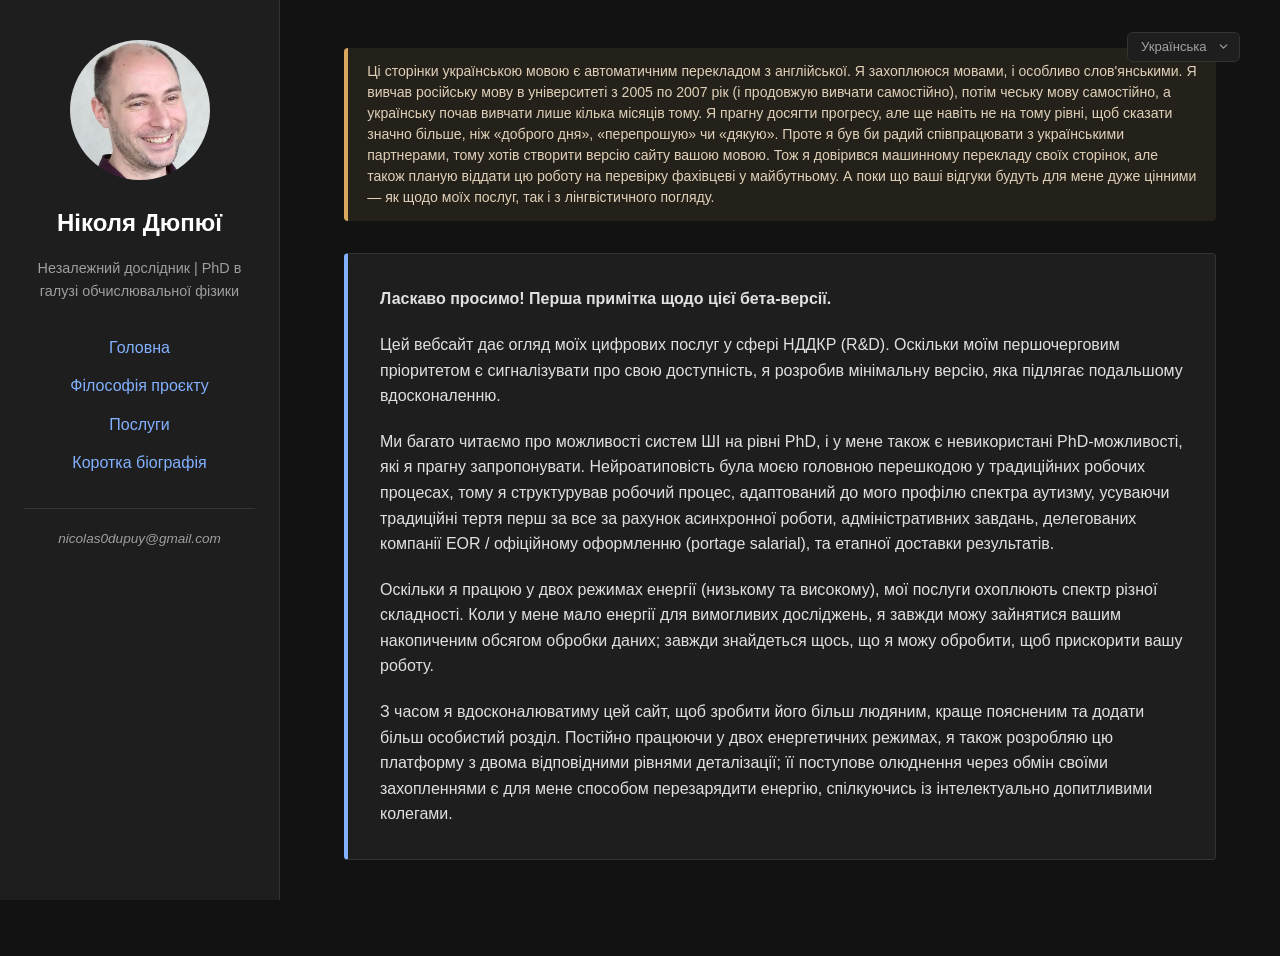
<file: uk/index.html>
<!DOCTYPE html>
<html lang="uk">
    <head>
        <meta charset="UTF-8">
        <meta name="viewport" content="width=device-width, initial-scale=1.0">
        <title>Ніколя Дюпюї</title>
        <link rel="stylesheet" href="../style.css">
    </head>
    <body>

        <nav class="sidebar">
            <img src="../profile.webp" alt="Nicolas Dupuy" class="profile-pic">
            <h1 class="sidebar-name">Ніколя Дюпюї</h1>
            <p class="sidebar-title">Незалежний дослідник | PhD в галузі обчислювальної фізики</p>
            <ul class="nav-links">
                <li><a href="#home">Головна</a></li>
                <li><a href="#section1">Філософія проєкту</a></li>
                <li><a href="#section2">Послуги</a></li>
                <li><a href="#section3">Коротка біографія</a></li>
                <li class="nav-contact-item"><a href="mailto:nicolas0dupuy@gmail.com" class="email-link">nicolas0dupuy@gmail.com</a></li>
            </ul>
        </nav>

        <main class="content">
            <div class="lang-selector-container">
                <select class="lang-select" onchange="if(this.value) window.location.href=this.value;">
                    <option value="../index.html">English</option>
                    <option value="../fr/index.html">Français</option>
                    <option value="../de/index.html">Deutsch</option>
                    <option value="../sv/index.html">Svenska</option>
                    <option value="../et/index.html">Eesti</option>
                    <option value="../fi/index.html">Suomi</option>
                    <option value="../ru/index.html">Русский</option>
                    <option value="" selected>Українська</option>
                    <option value="../cs/index.html">Čeština</option>
                    <option value="../hu/index.html">Magyar</option>
                </select>
            </div>
            <section id="home">
                <div class="translation-notice">
                    Ці сторінки українською мовою є автоматичним перекладом з англійської. Я захоплююся мовами, і особливо слов'янськими. Я вивчав російську мову в університеті з 2005 по 2007 рік (і продовжую вивчати самостійно), потім чеську мову самостійно, а українську почав вивчати лише кілька місяців тому. Я прагну досягти прогресу, але ще навіть не на тому рівні, щоб сказати значно більше, ніж «доброго дня», «перепрошую» чи «дякую». Проте я був би радий співпрацювати з українськими партнерами, тому хотів створити версію сайту вашою мовою. Тож я довірився машинному перекладу своїх сторінок, але також планую віддати цю роботу на перевірку фахівцеві у майбутньому. А поки що ваші відгуки будуть для мене дуже цінними — як щодо моїх послуг, так і з лінгвістичного погляду.
                </div>
                <div class="intro-cadre">
                    <p><strong>Ласкаво просимо! Перша примітка щодо цієї бета-версії.</strong></p>
                    <p>Цей вебсайт дає огляд моїх цифрових послуг у сфері НДДКР (R&D). Оскільки моїм першочерговим пріоритетом є сигналізувати про свою доступність, я розробив мінімальну версію, яка підлягає подальшому вдосконаленню.</p>
                    <p>Ми багато читаємо про можливості систем ШІ на рівні PhD, і у мене також є невикористані PhD-можливості, які я прагну запропонувати. Нейроатиповість була моєю головною перешкодою у традиційних робочих процесах, тому я структурував робочий процес, адаптований до мого профілю спектра аутизму, усуваючи традиційні тертя перш за все за рахунок асинхронної роботи, адміністративних завдань, делегованих компанії EOR / офіційному оформленню (portage salarial), та етапної доставки результатів.</p>
                    <p>Оскільки я працюю у двох режимах енергії (низькому та високому), мої послуги охоплюють спектр різної складності. Коли у мене мало енергії для вимогливих досліджень, я завжди можу зайнятися вашим накопиченим обсягом обробки даних; завжди знайдеться щось, що я можу обробити, щоб прискорити вашу роботу.</p>
                    <p>З часом я вдосконалюватиму цей сайт, щоб зробити його більш людяним, краще поясненим та додати більш особистий розділ. Постійно працюючи у двох енергетичних режимах, я також розробляю цю платформу з двома відповідними рівнями деталізації; її поступове олюднення через обмін своїми захопленнями є для мене способом перезарядити енергію, спілкуючись із інтелектуально допитливими колегами.</p>
                </div>
            </section>
            <section id="section1">
                <div class="translation-notice">
                    Ці сторінки українською мовою є автоматичним перекладом з англійської. Я захоплююся мовами, і особливо слов'янськими. Я вивчав російську мову в університеті з 2005 по 2007 рік (і продовжую вивчати самостійно), потім чеську мову самостійно, а українську почав вивчати лише кілька місяців тому. Я прагну досягти прогресу, але ще навіть не на тому рівні, щоб сказати значно більше, ніж «доброго дня», «перепрошую» чи «дякую». Проте я був би радий співпрацювати з українськими партнерами, тому хотів створити версію сайту вашою мовою. Тож я довірився машинному перекладу своїх сторінок, але також планую віддати цю роботу на перевірку фахівцеві у майбутньому. А поки що ваші відгуки будуть для мене дуже цінними — як щодо моїх послуг, так і з лінгвістичного погляду.
                </div>
                <h2>Філософія проєкту</h2>

                <!-- Unified Introduction Context Block -->
                <div class="philosophy-intro-text">
                    <p><strong>Я Ніколя, незалежний дослідник, який керує цією службою підтримки у сфері досліджень та науки про дані.</strong></p>
                    <p>Я пропоную модульне меню послуг, від наукових досліджень до науки про дані (Data Science), надаючи зовнішню підтримку для завдань, які вашій команді потрібно розвантажити.</p>
                    <p>Я побудував цю систему навколо тікетної системи, натхненної інженерією програмного забезпечення, адаптованої до моїх мінливих меж робочого навантаження як дослідника з аутизмом. Оплата здійснюється чітко за результати після валідації етапів через Employer of Record (portage salarial), що робить усе співробітництво готовим до використання («plug-and-play»).</p>
                    <p><strong>Детальніше:</strong></p>
                </div>
                <div class="tabs-container">
                    <!-- Barre de navigation à 3 onglets -->
                    <div class="tab-buttons grid-three">
                        <button class="tab-btn active" data-target="phil-what">Що я роблю...</button>
                        <button class="tab-btn" data-target="phil-why">Чому</button>
                        <button class="tab-btn" data-target="phil-autism">Профіль спектра аутизму</button>
                    </div>

                    <!-- Contenu des onglets -->
                    <div class="tab-content">

                        <!-- Onglet 1 : What I do -->
                        <div id="phil-what" class="tab-panel active">

                            <h4 style="margin-top: 1.5rem; color: #ffffff;">Що я роблю у кількох рядках:</h4>
                            <ul style="padding-left: 1.2rem; color: #e0e0e0;">
                                <li style="margin-bottom: 0.8rem;"><strong>Ліквідація накопичених проєктів та інженерних заборгованостей:</strong> Я беру на себе відповідальність за накопичене у вас робоче навантаження у сфері досліджень та науки про дані. Це включає вивчення залишених осторонь вторинних гіпотез або розширення можливостей вашої команди для термінових обчислювальних робіт. Я дію як дослідник, не прив'язаний до конкретної предметної галузі.</li>
                                <li style="margin-bottom: 0.8rem;"><strong>Етапи, засновані на цінності:</strong> Ми разом розбиваємо технічну дорожню карту на проєктні тікети, присвоюючи фіксовану вартість та орієнтовні терміни кожному етапу. З цього моменту я керую своїм графіком повністю автономно. Ми тримаємо одне одного в курсі за допомогою асинхронних оновлень, що усуває накладні витрати на формальні зустрічі.</li>
                                <li style="margin-bottom: 0rem;"><strong>Адаптивне виконання:</strong> Я обробляю робочі потоки, починаючи від базового дослідження даних і закінчуючи спеціалізованими чисельними симуляціями або теоретичними вишукуваннями. Мій робочий процес адаптується до моєї когнітивної доступності, спрямовуючи пік концентрації на складні математичні дослідження та застосовуючи лінійну обробку даних для підтримки стабільного операційного ритму.</li>
                            </ul>
                        </div>

                        <!-- Onglet 2 : Why -->
                        <div id="phil-why" class="tab-panel">
                            <ul style="padding-left: 1.2rem; color: #e0e0e0;">
                                <li style="margin-bottom: 0.8rem;"><p><strong>Дослідження як захоплення:</strong> Роки тому я не вірив, що зможу стати дослідником, незважаючи на хорошу академічну успішність. Я залишився в університеті, тому що любив вчитися, і в результаті отримав можливість захистити докторську дисертацію. Підтримка технічних команд — це мій спосіб співпрацювати з чудовими дослідниками у захоплюючих проєктах, дозволяючи мені продовжувати вчитися, роблячи внесок у їхній прогрес, та виходити за межі моєї докторської роботи.</p></li>
                                <li style="margin-bottom: 0.8rem;"><p><strong>Використання мого навчального імпульсу:</strong> Я академічний книжковий хробак. Здебільшого я так і навчався: працював репетитором удома, а потім купував гори підручників та наукових книг. Я ніколи не зупинявся. Сьогодні, з цифровими медіа від таких історичних інституцій, як Collège de France або Stanford, мій список читання довший, ніж список подарунків дитини на Різдво (як я його називаю). Інтенсивний фокус, пов'язаний з аутизмом, — це не легенда. Коли у мене з'являється захоплення, я не роблю речі впівсили. Це дає мені імпульс виконувати якісну, сконцентровану роботу протягом тривалого часу.</p></li>
                                <li style="margin-bottom: 0.8rem;"><p><strong>Міждисциплінарна динаміка:</strong> На відміну від традиційних дослідницьких траєкторій, що вимагають крайньої спеціалізації в одній галузі, я розквітаю при вивченні кількох сфер. Хоча це було б обмеженням на постійній академічній посаді, моя незалежна структура перетворює цю потребу в різноманітності на перевагу. Це дозволяє мені застосовувати мої математичні навички агностично в різних секторах, переносячи аналітичні інструменти між фінансами, медициною, теоретичною фізикою та прикладними дата-пайплайнами.</p></li>
                            </ul>
                        </div>

                        <!-- Onglet 3 : Autism Notes -->
                        <div id="phil-autism" class="tab-panel">
                            <p><em>«Розлади аутистичного спектра (РАС) є різноманітною групою станів. Вони характеризуються певним ступенем труднощів у соціальній взаємодії та спілкуванні. Іншими характеристиками є нетипові патерни діяльності та поведінки, такі як труднощі з переходом від одного заняття до іншого, концентрація на деталях та незвичні реакції на відчуття»,</em> — згідно з ВООЗ, яка оцінює поширеність приблизно в 1 з 127 осіб у світовій популяції.</p>
                            <p>Як щодо академічного середовища? Хоча прямих всесвітніх статистичних даних про поширеність в академічному середовищі немає, Саймон Барон-Коен опублікував у 2001 році статтю, що вимірює середній коефіцієнт спектра аутизму (AQ) у різних групах населення. За шкалою від 0 до 50, де середнє значення для генеральної сукупності становить 16,4 (± 6,4), а для клінічно діагностованої аутичної популяції — 35,8 (± 6,5), студенти-математики набрали 21,5 (± 6,5), що трохи нижче, ніж 16 переможців олімпіад у Великій Британії (24,5 ± 5,7).</p>
                            <p>Розглядаючи аутизм на роботі, дані таких спеціалізованих організацій, як National Autistic Society та Національна статистична служба Великої Британії (ONS), показують, що аутизм демонструє найнижчий рівень зайнятості серед усіх категорій інвалідності — лише близько 21,7% аутичних дорослих мають офіційну роботу (дані 2020 року), перебуваючи трохи нижче дорослих із важкими порушеннями навчання.</p>
                            <p>Проте спектр аутизму охоплює широкий діапазон ситуацій та інтелектуальних рівнів. Д-р Ніл Кенни зібрав цінні свідчення академіків із ірландської вищої освіти (<em>«Tell me what my job is»: A Qualitative Exploration of the Experiences of Autistic Academic Staff working in Higher Education in Ireland</em>), і я можу додати своє. Якщо ви прочитаєте його, ось кілька висвітлених тем:</p>

                            <ol style="padding-left: 1.2rem; color: #e0e0e0; margin-top: 1rem;">
                                <li style="margin-bottom: 0.8rem;"><strong>Отримання діагнозу знімає величезний тягар:</strong> Дійсно, для мене це було схоже на те, як якщо б я був кроликом, який випадково потрапив у сім'ю котів, якому нарешті кажуть, що, хоча я їх люблю, незначні адаптації, такі як утримання від полювання на птахів чи нічних блукань, зроблять моє життя набагато кращим.</li>
                                <li style="margin-bottom: 0.8rem;"><strong>Сприйняття часу кардинально відрізняється</strong> у нейродивергентних та нейротипових людей, і навіть у двох аутичних індивідів. У дослідженні один учасник описує здатність концентрируватися на одному завданні годинами, не помічаючи часу, що минає, тоді як іншому потрібні перерви частіше, ніж його колегам. Я перебуваю рівно посередині: я любив шахові змагання у 17 років, де ігри на весь день, що починалися о 9 ранку, могли тривати до 8 годин. Я пробував скласти один із найскладніших вступних іспитів до École Normale Supérieure (ENS); оскільки я не йшов традиційним шляхом, у мене були жахливі результати, але я дуже насолоджувався випробуванням. Проте, навіть для завдання, у якому я досягаю успіху, якщо мій розум затьмарений токсичними думками, моє сприйняття часу повністю перевертається.</li>
                                <li style="margin-bottom: 0.8rem;"><strong>Рутини та організація:</strong> У всіх нас є свої рутини, і організація може бути хаотичною. Для мене багатозадачність схожа на спробу жонглювати кількома булавами одночасно, і наявність навіть двох дедлайнів, навіть дуже далеких, може повністю мене заблокувати.</li>
                                <li style="margin-bottom: 0.8rem;"><strong>Маскування (masking):</strong> Повертаючись до ролі кролика в сім'ї котів, яка вас усиновила. Ви їх любите, хочете проводити час і робити щось разом із ними, але у них є інстинкти, яких у вас немає. Тому ви намагаєтеся робити те саме через несвідомий механізм копіювання, але ваш розум кричить від болю. Це часто є головною причиною виснаження, що призводить до вигорання.</li>
                                <li style="margin-bottom: 0.8rem;"><strong>Сенсорне перевантаження:</strong> Я додаю його як критичну причину виснаження та вигорання. При втомі у людних громадських місцях повторювані оголошення під час очікування поїзда, бавовни вихлопів або писк сканера на касі супермаркету змушують наш мозок працювати безперервно, як якщо б ми активно обробляли дані.</li>
                                <li style="margin-bottom: 0rem;"><strong>Більше в нагороду за наші труднощі:</strong> Звісно, бути аутичною людиною ускладнює життя, але я не хотів би бути іншим. Учасники дослідження хвалять свою гіперфокусировку та прагнення глибше занурюватися у свої захоплення. Я також ніколи не хотів би втратити радість вивчення логічних речей із такою інтенсивністю.</li>
                            </ol>
                        </div>

                    </div>
                </div>
            </section>
            <section id="section2">
                <div class="translation-notice">
                    Ці сторінки українською мовою є автоматичним перекладом з англійської. Я захоплююся мовами, і особливо слов'янськими. Я вивчав російську мову в університеті з 2005 по 2007 рік (і продовжую вивчати самостійно), потім чеську мову самостійно, а українську почав вивчати лише кілька місяців тому. Я прагну досягти прогресу, але ще навіть не на тому рівні, щоб сказати значно більше, ніж «доброго дня», «перепрошую» чи «дякую». Проте я був би радий співпрацювати з українськими партнерами, тому хотів створити версію сайту вашою мовою. Тож я довірився машинному перекладу своїх сторінок, але також планую віддати цю роботу на перевірку фахівцеві у майбутньому. А поки що ваші відгуки будуть для мене дуже цінними — як щодо моїх послуг, так і з лінгвістичного погляду.
                </div>
                <!-- Services Section Header & Introduction (Ultra-Clean & Pure HTML) -->
                <div class="services-container">
                    <div class="services-header">
                        <h2>Послуги</h2>
                        <span class="status-badge">
                            🌱 <strong>Початковий етап:</strong> ваші відгуки важливі, щоб краще відповідати вашим потребам
                        </span>
                    </div>

                    <div class="services-intro-text">
                        <p>
                            Тут ви знайдете список моїх послуг, який я можу розширювати з часом, коли починаю вивчати щось нове. Вони призначені насамперед для того, щоб надати вам навички, які я розвивав шляхом безперервного навчання протягом багатьох років за кількома академічними напрямами.
                        </p>
                        <p class="framework-note">
                            Щоб забезпечити передбачуване, highly професійне та безстресове співробітництво для нас обох, я застосовую єдину структуру до більшості цих модулів:
                        </p>
                    </div>

                    <div class="services-grid">
                        <div class="feature-card">
                            <h3>💼 Адміністративна простота</h3>
                            <p>Використання Employer of Record (EOR) або французької системи portage salarial для обробки всіх контрактів, рахунків та нормативної відповідності.</p>
                        </div>
                        <div class="feature-card">
                            <h3>✅ Ризик-фрі етапи</h3>
                            <p>Оплата здійснюється чітко <strong>після затвердження етапу</strong>, натхненна роботою тікетів та беклогів у сучасних IT-компаніях.</p>
                        </div>
                        <div class="feature-card">
                            <h3>📥 Розвантаження беклогу</h3>
                            <p>Спеціально розроблено для взяття на себе ваших заборгованостей з обробки даних та вторинних гіпотез, звільняючи вашу основну команду від завдань, на які у неї не вистачає часу.</p>
                        </div>
                        <div class="feature-card">
                            <h3>🧩 Адаптований когнітивний темп</h3>
                            <p>Широкий спектр складності, від завдань початкового рівня до глибоких досліджень. Це дозволяє мені як досліднику з аутизмом керувати своїм часом та когнітивним навантаженням залежно від поточної здатності до концентрації.</p>
                        </div>
                    </div>

                    <div class="services-footer">
                        <p>Чи є у вас індивідуальні вимоги за межами цього стандартного каталогу?</p>
                        <a href="mailto:nicolas0dupuy@gmail.com" class="contact-button">✉️ Зв'язатися: nicolas0dupuy@gmail.com</a>
                    </div>
                </div>

                <div id="hashtag-menu" class="hashtag-menu-container"></div>

                <!-- ==================== SERVICE 1 ==================== -->
                <div class="service-card" data-tags="ComputationalPhysics,AppliedMathematics">
                    <h3 class="service-title">Обчислювальна фізика & Чисельне моделювання</h3>

                    <input type="checkbox" id="toggle-service-1" class="card-toggle-input">
                    <div class="card-fold-content">
                        <div class="service-description">
                            <p>Технічна та теоретична підтримка досліджень, реалізації коду, симуляцій фізичних систем та математичного моделювання. Поставляється переважно віддалено, з можливістю очної участі.</p>
                            <p>Проєкти структуровані на незалежні етапи з чіткими визначеннями та кінцевими точками, що гарантує, що кожен результат може бути легко відстежений та інтегрований будь-яким членом команди.</p>
                            <p>Етапи можуть являти собою теоретичне дослідження або реалізацію алгоритму та складають основу для елементів, що оплачуються після завершення, що захищає ваш бюджет. Ціна узгоджується для кожного етапу і не змінюється, якщо мені знадобиться додатковий час, забезпечуючи вам стабільність та передбачуваність, даючи мені зниження тиску та можливість для якісного навчання.</p>
                            <p>Ця структура призначена для допомоги командам або дослідникам у завершенні відкладених побічних проєктів та оцінці альтернативних гіпотез, поки ваші основні команди зосереджені на своїх головних проєктах.</p>
                            <p>Довгострокове партнерство може бути передбачено для закріплення переваг моєї кривої навчання, оскільки я активно вивчаю чисельні методи на початковому дослідницькому рівні.</p>
                        </div>
                        <div class="service-commentary">
                            <h4>Особиста примітка</h4>
                            <p>Я відкрив для себе обчислювальну фізику під час магістерського стажування перед кандидатською дисертацією. У ті періоди я застосовував кілька методів квантової хімії (які я пропоную у послузі «Квантова хімія & Моделювання матеріалів»), і математик у мені вже тоді хотів зрозуміти їхні основи. Я пропоную цю послугу, оскільки моє безперервне навчання у цій галузі у поєднанні з моїм досвідом може знайти практичне застосування як у промисловості, так і в академічному середовищі, де часто бракує практичної підтримки. Для довідки, деякі праці, до яких я звертаюся у своїй практиці: Quarteroni et al. *Numerical Mathematics*, Grégoire Allaire *Analyse numérique et optimisation* (Éditions de l'École Polytechnique), книги та лекції Малла про вейвлети, а також Pohjolainen *Mathematical Modeling*.</p>
                        </div>
                        <div class="card-fold-fade"></div>
                    </div>
                    <label for="toggle-service-1" class="card-toggle-label"></label>

                    <div class="service-tags">
                    <span class="tag" onclick="filterByTag('ComputationalPhysics')">#ComputationalPhysics</span>
                    <span class="tag" onclick="filterByTag('AppliedMathematics')">#AppliedMathematics</span>
                
                    </div>
                </div>

                <!-- ==================== SERVICE 2 ==================== -->
                <div class="service-card" data-tags="ComputationalPhysics">
                    <h3 class="service-title">Квантова хімія & Моделювання матеріалів</h3>

                    <input type="checkbox" id="toggle-service-2" class="card-toggle-input">
                    <div class="card-fold-content">
                        <div class="service-description">
                            <p>Молекулярне моделювання, розрахунки електронної або геометричної структури, а також квантові симуляції для основного та збуджених станів, включаючи робочі процеси DFT та Quantum Monte Carlo. Поставляється переважно віддалено, з можливістю очної участі.</p>
                            <p>Проєкти структуровані на незалежні етапи з чіткими визначеннями та кінцевими точками, що гарантує, що кожен результат може бути легко відстежений та інтегрований будь-яким членом команди.</p>
                            <p>Етапи можуть являти собою просто оптимізацію електронної структури DFT (у партії досліджуваних молекул) або теоретичне вивчення альтернативних методів і складають основу для елементів, що оплачуються після завершення, що захищає ваш бюджет. Ціна узгоджується для кожного етапу і не змінюється, якщо мені знадобиться додатковий час, забезпечуючи вам стабільність та передбачуваність, даючи мені зниження тиску та можливість для якісного навчання.</p>
                            <p>Ця структура призначена для допомоги командам або дослідникам у завершенні відкладених побічних проєктів та оцінці альтернативних гіпотез, поки ваші основні команди зосереджені на своїх головних проєктах.</p>
                            <p>Довгострокове партнерство може бути передбачено для закріплення переваг моєї кривої навчання, оскільки я активно адаптую свої існуючі обчислювальні процеси до ваших конкретних дослідницьких завдань.</p>
                        </div>
                        <div class="service-commentary">
                            <h4>Особиста примітка</h4>
                            <p>Я захистив докторську дисертацію (2012–2016) з обчислювальної фізики, сфокусувавшись на оптимізації квантового Монте-Карло для графеноподібних молекул, електронних структурах основного стану, синглетних/триплетних збуджених станах та геометрії сильно корельованих систем. Хоча я ще не впроваджував пайплайни молекулярної динаміки та не інтегрував машинне навчання у традиційні фізичні процеси, я з величезним інтересом готовий вивчати, впроваджувати та адаптувати ці методи для ваших проєктів. Окрім пристрасті до фізики, у мене також рано розвинувся інтерес до квантових обчислень. Я пройшов програми професійних сертифікатів 'Quantum Computing Fundamentals' та 'Quantum Computing Realities' у MITxPRO і дуже хочу зробити внесок у розвиток цієї галузі.</p>
                        </div>
                        <div class="card-fold-fade"></div>
                    </div>
                    <label for="toggle-service-2" class="card-toggle-label"></label>

                    <div class="service-tags">
                    <span class="tag" onclick="filterByTag('ComputationalPhysics')">#ComputationalPhysics</span>
                
                    </div>
                </div>

                <!-- ==================== SERVICE 3 ==================== -->
                <div class="service-card" data-tags="QuantitativeFinance,AppliedMathematics">
                    <h3 class="service-title">Чисельні методи у квантитативних фінансах</h3>

                    <input type="checkbox" id="toggle-service-3" class="card-toggle-input">
                    <div class="card-fold-content">
                        <div class="service-description">
                            <p>Впровадження та валідація чисельних моделей, стохастичних симуляцій та математичних структур для квантитативних фінансів. Поставляється переважно віддалено, з можливістю очної участі.</p>
                            <p>Проєкти структуровані на незалежні етапи з чіткими визначеннями та кінцевими точками, що гарантує, що кожен результат може бути легко відстежений та інтегрований будь-яким членом команди.</p>
                            <p>Етап може являти собою оцінку Value-at-Risk (VaR), підготовку, інженерію або аналіз пакета даних або досліджувану теоретичну модель і складає основу для елементів, що оплачуються після завершення, що захищає ваш бюджет. Ціна узгоджується для кожного етапу і не змінюється, якщо мені знадобиться додатковий час, забезпечуючи вам стабільність та передбачуваність, даючи мені зниження тиску та можливість для якісного навчання.</p>
                            <p>Ця структура призначена для допомоги командам або дослідникам у завершенні відкладених побічних проєктів та оцінці альтернативних гіпотез, поки ваші основні команди зосереджені на своїх головних проєктах.</p>
                            <p>Довгострокове партнерство може бути передбачено для закріплення переваг моєї кривої навчання, оскільки я активно спеціалізуюся на методах квантитативних фінансів, спираючись на свій досвід наукових досліджень.</p>
                        </div>
                        <div class="service-commentary">
                            <h4>Особиста примітка</h4>
                            <p>Минулого року я активно почав спеціалізуватися на методах квантитативних фінансів, спираючись на семирічний досвід викладання Data Science у Paris School of Business у тісному контакті з фінансовими професіоналами. Мій наступний особистий етап — співпраця з активними дослідниками та практиками для навчання на практиці. Партнерство дозволяє вам навчити довгострокового співробітника, який буде глибоко розуміти ваше середовище. Враховуючи дефіцит надійних квант-талантів на сьогоднішньому ринку, це партнерство дозволяє вам обійти важкий пошук рідкісних профілів випускників та залучити дослідника рівня PhD з доведеною аналітичною зрілістю. Я з радістю приймаю завдання початкового рівня при вивченні основ, а як досвідчений лектор можу також сприяти навчанню ваших стажистів за допомогою моїх свіжопридбаних знань. Позиціонуючи себе на стику між дослідниками та практиками, не соромтеся звертатися, якщо вам потрібна сполучна ланка. Я концентрую свої європейські внески на Франції, моїй батьківщині, а також на країнах Скандинавії та Балтії, які є моїми улюбленими регіонами.</p>
                        </div>
                        <div class="card-fold-fade"></div>
                    </div>
                    <label for="toggle-service-3" class="card-toggle-label"></label>

                    <div class="service-tags">
                    <span class="tag" onclick="filterByTag('QuantitativeFinance')">#QuantitativeFinance</span>
                    <span class="tag" onclick="filterByTag('AppliedMathematics')">#AppliedMathematics</span>
                
                    </div>
                </div>

                <!-- ==================== SERVICE 4 ==================== -->
                <div class="service-card" data-tags="AppliedMathematics">
                    <h3 class="service-title">Опукла оптимізація & Математичне програмування</h3>

                    <input type="checkbox" id="toggle-service-4" class="card-toggle-input">
                    <div class="card-fold-content">
                        <div class="service-description">
                            <p>Формулювання та рішення задач оптимізації (таких як LP, QP, SOCP, SDP) при фізичних або операційних обмеженнях. Поставляється переважно віддалено, з можливістю очної участі.</p>
                            <p>Проєкти структуровані на незалежні етапи з чіткими визначеннями та кінцевими точками, що гарантує, що кожен результат може бути легко відстежений та інтегрований будь-яким членом команди.</p>
                            <p>Етапи можуть являти собою переклад фізичних або операційних обмежень у модель опуклого програмування або бенчмаркінг, що порівнює різні солвери на наборі даних, і складають основу для елементов, що оплачуються після завершення, що захищає ваш бюджет. Ціна узгоджується для кожного етапу і не змінюється, якщо мені знадобиться додатковий час, забезпечуючи вам стабільність та передбачуваність, даючи мені зниження тиску та можливість для якісного навчання.</p>
                            <p>Ця структура призначена для допомоги командам або дослідникам у завершенні відкладених побічних проєктів та оцінці альтернативних гіпотез, поки ваші основні команди зосереджені на своїх головних проєктах.</p>
                            <p>Довгострокове партнерство може бути передбачено для закріплення переваг моєї кривої навчання, оскільки я безперервно вдосконалюю свою практичну майстерність за допомогою фреймворків Стівена Бойда.</p>
                        </div>
                        <div class="service-commentary">
                            <h4>Особиста примітка</h4>
                            <p>Я почав вивчати опуклу оптимізацію лише нещодавно як продовження мого інтересу до чисельних методів. Я беру публічні лекції та підручник Стівена Бойда як відправну точку, поряд із алгоритмічними лекційними нотатками Яна Чжена та класичною працею Бен-Таля та Немировського *Lectures on Modern Convex Optimization*. Раннє партнерство забезпечує вам вузькоспеціалізованого фахівця з оптимізації для моделювання ваших операційних та фізичних вузьких місць. Якщо вам потрібні знання, якими я поки не володію, не соромтеся повідомити мені, щоб поставити цілі щодо набуття навичок, аби я міг підтримати вас у виконанні завдань, де вам бракує кваліфікованих кадрів.</p>
                        </div>
                        <div class="card-fold-fade"></div>
                    </div>
                    <label for="toggle-service-4" class="card-toggle-label"></label>

                    <div class="service-tags">
                    <span class="tag" onclick="filterByTag('AppliedMathematics')">#AppliedMathematics</span>
                
                    </div>
                </div>

                <!-- ==================== SERVICE 5 ==================== -->
                <div class="service-card" data-tags="ComputerVision,MachineLearning">
                    <h3 class="service-title">Дослідження у сфері комп'ютерного зору</h3>

                    <input type="checkbox" id="toggle-service-5" class="card-toggle-input">
                    <div class="card-fold-content">
                        <div class="service-description">
                            <p>Технічна та теоретична підтримка розробки алгоритмів комп'ютерного зору, математичних основ та чисельних реалізацій, що охоплюють класичні геометричні підходи, архітектури машинного навчання та генеративні моделі. Поставляється переважно віддалено, з можливістю очної участі.</p>
                            <p>Проєкти структуровані на незалежні етапи з чіткими визначеннями та кінцевими точками, що гарантує, що кожен результат може бути легко відстежений та інтегрований будь-яким членом команди.</p>
                            <p>Етапи можуть варіюватися від простого завдання обробки зображень або алгоритмічної реалізації дослідницької роботи до математичного аудиту теоретичної бази і складають основу для елементів, що оплачуються після завершення, що захищає ваш бюджет. Ціна узгоджується для кожного етапу і не змінюється, якщо мені знадобиться додатковий час, забезпечуючи вам стабільність та передбачуваність, даючи мені зниження тиску та можливість для якісного навчання.</p>
                            <p>Ця структура призначена для допомоги командам або дослідникам у завершенні відкладених побічних проєктів та оцінці альтернативних гіпотез, поки ваші основні команди зосереджені на своїх головних проєктах.</p>
                            <p>Довгострокове партнерство може бути передбачено для закріплення переваг моєї кривої навчання, оскільки я швидко адаптую свої математичні навички до ваших конкретних завдань у сфері зору.</p>
                        </div>
                        <div class="service-commentary">
                            <h4>Особиста примітка</h4>
                            <p>Я відкрив для себе комп'ютерний зір після буму глибокого навчання, і математика, що лежить у його основі, швидко мене зачарувала. Я стежив онлайн за першим роком магістерської програми з комп'ютерного зору НДУ ВШЕ (перерваної початком війни в Україні) і пройшов курс генеративних моделей CS236 у Стэнфорді у 2021 році. Я однаково захоплений класичними методами, що використовують фундаментальну математику, та методами, заснованими на машинному навчанні. Як літературу у своїй практиці я використовую підручники Сзеліскі *Computer Vision: Algorithms and Applications* та Гонсалеса і Вудса *Digital Image Processing*. Крім того, мій академічний бэкграунд включає різні рівні диференціальної геометрії — включаючи ріманову, симплектичну геометрію та групи Лі —, що забезпечує солідну геометричну перспективу при роботі з багатовимірними візуальними даними або інваріантними архітектурами.</p>
                        </div>
                        <div class="card-fold-fade"></div>
                    </div>
                    <label for="toggle-service-5" class="card-toggle-label"></label>

                    <div class="service-tags">
                    <span class="tag" onclick="filterByTag('ComputerVision')">#ComputerVision</span>
                    <span class="tag" onclick="filterByTag('MachineLearning')">#MachineLearning</span>
                
                    </div>
                </div>

                <!-- ==================== SERVICE 6 ==================== -->
                <div class="service-card" data-tags="ComputerVision,DataEngineering">
                    <h3 class="service-title">Застосування комп'ютерного зору</h3>

                    <input type="checkbox" id="toggle-service-6" class="card-toggle-input">
                    <div class="card-fold-content">
                        <div class="service-description">
                            <p>Практичне впровадження процесів комп'ютерного зору для промислової автоматизації, контролю якості та попередньої обробки даних з використанням класичної обробки зображень та моделей машинного навчання. Поставляється переважно віддалено, з можливістю очної участі.</p>
                            <p>Проєкти структуровані на незалежні етапи з чіткими визначеннями та кінцевими точками, що гарантує, що кожен результат може бути легко відстежений та інтегрований будь-яким членом команди.</p>
                            <p>Етапи можуть варіюватися від побудови пайплайну попередньої обробки OpenCV для фільтрації та вирівнювання зображень до написання користувацького скрипту зіставлення ознак або розгортання легкої пренавченої моделі і складають основу для елементів, що оплачуються після завершення, що захищає ваш бюджет. Ціна узгоджується для кожного етапу і не змінюється, якщо мені знадобиться додатковий час, забезпечуючи вам стабільність та передбачуваність, даючи мені зниження тиску та можливість для якісного навчання.</p>
                            <p>Ця структура призначена для допомоги командам або дослідникам у завершенні відкладених побічних проєктів та оцінці альтернативних гіпотез, поки ваші основні команди зосереджені на своїх головних проєктах.</p>
                            <p>Довгострокове партнерство може бути передбачено для закріплення переваг моєї кривої навчання, оскільки я активно розширюю свій практичний інструментарій програмними бібліотеками промислового рівня.</p>
                        </div>
                        <div class="service-commentary">
                            <h4>Особиста примітка</h4>
                            <p>Будучи в першу чергу теоретиком, останні п'ять років я активно працював над тим, щоб стати практиком у сфері комп'ютерного зору. Я почав із проходження ранніх курсів із комп'ютерного зору на платформах Coursera, Udacity та LearnOpenCV, а потім прискорив своє навчання, вступивши на онлайн-магістратуру НДУ ВШЕ — спроба, на жаль, перервана початком вторгнення в Україну. Я пропоную ці послуги для доповнення мого теоретичного багажу практичним досвідом, позиціонуючи свій внесок як службу підтримки розвантаження беклогу, де ваш фінансовий ризик повністю виключено за рахунок виплат на основі етапів.</p>
                        </div>
                        <div class="card-fold-fade"></div>
                    </div>
                    <label for="toggle-service-6" class="card-toggle-label"></label>

                    <div class="service-tags">
                    <span class="tag" onclick="filterByTag('ComputerVision')">#ComputerVision</span>
                    <span class="tag" onclick="filterByTag('DataEngineering')">#DataEngineering</span>
                
                    </div>
                </div>

                <!-- ==================== SERVICE 7 ==================== -->
                <div class="service-card" data-tags="DataEngineering,DataScience">
                    <h3 class="service-title">Інженерія даних & Звітність</h3>

                    <input type="checkbox" id="toggle-service-7" class="card-toggle-input">
                    <div class="card-fold-content">
                        <div class="service-description">
                            <p>Розробка пайплайнів обробки даних, аналітичних дашбордів (Business Intelligence) та аудит якості даних. Поставляється переважно віддалено, з можливістю очної участі.</p>
                            <p>Проєкти структуровані на незалежні етапи з чіткими визначеннями та кінцевими точками, що гарантує, що кожен результат може бути легко відстежений та інтегрований будь-яким членом команди.</p>
                            <p>Етапи можуть варіюватися від написання користувацького Python-скрипту для очищення та об'єднання різних наборів даних до написання SQL-запитів у Google BigQuery або побудови автоматизованого дашборду і складають основу для елементів, що оплачуються після завершення, що захищає ваш бюджет. Ціна узгоджується для кожного етапу і не змінюється, якщо мені знадобиться додатковий час, забезпечуючи вам стабільність та передбачуваність, даючи мені зниження тиску та можливість для якісного навчання.</p>
                            <p>Ця структура призначена для допомоги командам обробки даних або IT у вирішенні накопичених завдань та побудові операційних дашбордів, поки ваші основні команди зосереджені на своїх щоденних робочих процесах, а також для допомоги неспеціалізованим командам у створенні їхньої початкової інфраструктури.</p>
                            <p>Довгострокове партнерство може бути передбачено для закріплення переваг моєї кривої навчання, оскільки я дуже хочу вносити внесок у ваші проєкти доти, доки ми не досягнемо відчутних та вимірюваних результатів.</p>
                        </div>
                        <div class="service-commentary">
                            <h4>Особиста примітка</h4>
                            <p>Я викладаю Data Science та основи баз даних у Paris School of Business з 2019 року, безперервно вдосконалюючи свої навички на платформах DataCamp та Coursera з моменту їх заснування. З часом я почав читати лекції в інших відомих інститутах, щоб викладати дані у вузькоспеціалізованих контекстах, таких як кібербезпека та фінанси. Я пропоную цю послугу, щоб зняти накопичені завдання з вашої команди — такі як підготовка даних або базові пайплайни —, оскільки це дає мені найважливіший практичний досвід, що живить мої власні дослідження.</p>
                        </div>
                        <div class="card-fold-fade"></div>
                    </div>
                    <label for="toggle-service-7" class="card-toggle-label"></label>

                    <div class="service-tags">
                    <span class="tag" onclick="filterByTag('DataEngineering')">#DataEngineering</span>
                    <span class="tag" onclick="filterByTag('DataScience')">#DataScience</span>
                
                    </div>
                </div>

                <!-- ==================== SERVICE 8 ==================== -->
                <div class="service-card" data-tags="DataScience,AppliedMathematics">
                    <h3 class="service-title">Прикладна статистика & Тестування гіпотез</h3>

                    <input type="checkbox" id="toggle-service-8" class="card-toggle-input">
                    <div class="card-fold-content">
                        <div class="service-description">
                            <p>Формулювання планів експериментів, перевірка гіпотез, статистична валідація та витяг базових патернів із багатовимірних наборів даних. Поставляється переважно віддалено, з можливістю очної участі.</p>
                            <p>Проєкти структуровані на незалежні етапи з чіткими визначеннями та кінцевими точками, що гарантує, що кожен результат може бути легко відстежений та інтегрований будь-яким членом команди.</p>
                            <p>Етапи можуть варіюватися від розробки статистичної бази майбутнього експерименту до проведення аудиту валідації передумов існуючої моделі або проведення повного тесту гіпотези на ключовому наборі даних і складають основу для елементів, що оплачуються після завершення, що захищає ваш бюджет. Ціна узгоджується для кожного етапу і не змінюється, якщо мені знадобиться додатковий час, забезпечуючи вам стабільність та передбачуваність, даючи мені зниження тиску та можливість для якісного навчання.</p>
                            <p>Ця структура призначена для допомоги командам, що стикаються з кількісними завданнями (наприклад, у фінансах, медичних дослідженнях або метеорології), у валідації гіпотез та розвантаженні аналітичних заборгованостей. Вона особливо адаптована для компаній та команд, яким потрібна лише часткова наукова валідація.</p>
                            <p>Довгострокове партнерство може бути передбачено для закріплення переваг моєї кривої навчання, оскільки наразі я розширюю свої статистичні основи, зокрема через кількісні фінанси.</p>
                        </div>
                        <div class="service-commentary">
                            <h4>Особиста примітка</h4>
                            <p>Мій фундамент у статистиці закладено у фізиці, коли я вивчав статистичну фізику, і особливо розвинувся під час докторантури, де методи Монте-Карло для моїх симуляцій вимагали ретельних статистичних валідацій. Читання лекцій у Paris School of Business зі студентами дуального навчання спонукало мене зрозуміти, як застосовувати статистику у різних бізнес-ситуаціях для створення змісту моїх лекцій. Я особливо прагнув допомогти командам підвищити ефективність за рахунок уточнення їхнього аналізу з допомогою кращої оцінки пов'язаної з ним невизначеності.</p>
                        </div>
                        <div class="card-fold-fade"></div>
                    </div>
                    <label for="toggle-service-8" class="card-toggle-label"></label>

                    <div class="service-tags">
                    <span class="tag" onclick="filterByTag('DataScience')">#DataScience</span>
                    <span class="tag" onclick="filterByTag('AppliedMathematics')">#AppliedMathematics</span>
                
                    </div>
                </div>

                <!-- ==================== SERVICE 9 ==================== -->
                <div class="service-card" data-tags="MachineLearning,DataScience">
                    <h3 class="service-title">Прикладне машинне навчання & Прогностичне моделювання</h3>

                    <input type="checkbox" id="toggle-service-9" class="card-toggle-input">
                    <div class="card-fold-content">
                        <div class="service-description">
                            <p>Навчання та порівняння прогностичних моделей, організація наборів даних та перенесення робочих процесів машинного навчання на хмарні платформи. Поставляється переважно віддалено, з можливістю очної участі.</p>
                            <p>Проєкти структуровані на незалежні етапи з чіткими визначеннями та кінцевими точками, що гарантує, що кожен результат може бути легко відстежений та інтегрований будь-яким членом команди.</p>
                            <p>Етапи можуть варіюватися від порівняльного аналізу кількох архітектур моделей (таких як Scikit-Learn або XGBoost) на вашому наборі даних до підготовки даних у BigQuery або переносу скрипту навчання моделі у середовище Google Cloud Platform (GCP) і складають основу для елементів, що оплачуються після завершення, що захищає ваш бюджет. Ціна узгоджується для кожного етапу і не змінюється, якщо мені знадобиться додатковий час, забезпечуючи вам стабільність та передбачуваність, даючи мені зниження тиску та можливість для якісного навчання.</p>
                            <p>Ця структура призначена для допомоги R&D або data-командам у прототипуванні прогностичних процесів та тестуванні альтернативних архітектур моделей, поки ваші основні інженери зосереджені на підтримці стабільних виробничих систем.</p>
                            <p>Довгострокове партнерство може бути передбачено для закріплення переваг моєї кривої навчання, і його можна ефективно поєднувати з іншими моїми даними або спеціалізованими послугами, щоб обговорити, як я можу допомогти вам досягти вимірюваних результатів.</p>
                        </div>
                        <div class="service-commentary">
                            <h4>Особиста примітка</h4>
                            <p>Я відкрив для себе сучасні методи машинного навчання у бібліотеці Scikit-Learn разом із сучасними методами науки про дані після захисту кандидатської дисертації у 2016 році і спеціалізувався на цьому, тому що хотів бути готовим, якщо мені запропонують посаду інженера у фізичній лабораторії, але в результаті отримав пропозиції з читання лекцій. Я поєдную пристрасть до машинного навчання з чисельними методами та наукою про дані. Наразі я готуюся до сертифікації Google Cloud як інженер з машинного навчання (Machine Learning Engineer), щоб допомагати неспеціалізованим командам у будь-якій галузі (я особисто багато думаю про культурну спадщину, музеї та галереї) отримувати інтуїтивні інструменти на основі даних для допомоги у їхній спеціальності.</p>
                        </div>
                        <div class="card-fold-fade"></div>
                    </div>
                    <label for="toggle-service-9" class="card-toggle-label"></label>

                    <div class="service-tags">
                    <span class="tag" onclick="filterByTag('MachineLearning')">#MachineLearning</span>
                    <span class="tag" onclick="filterByTag('DataScience')">#DataScience</span>
                
                    </div>
                </div>

                <!-- ==================== SERVICE 10 ==================== -->
                <div class="service-card" data-tags="GenerativeAI,MachineLearning">
                    <h3 class="service-title">Глибоке генеративне моделювання & Математичні представлення</h3>

                    <input type="checkbox" id="toggle-service-10" class="card-toggle-input">
                    <div class="card-fold-content">
                        <div class="service-description">
                            <p>Розробка глибоких генеративних архітектур, дослідження їхніх теоретичних основ або розробка архітектур. Може застосовуватися для аналізу багатовимірних сигналів, моделювання невідомих розподілів ймовірностей або вирішення фізичних обернених задач. Поставляється переважно віддалено, з можливістю очної участі.</p>
                            <p>Проєкти структуровані на незалежні етапи з чіткими визначеннями та кінцевими точками, що гарантує, що кожен результат може бути легко відстежений та інтегрований будь-яким членом команди.</p>
                            <p>Етапи можуть варіюватися від побудови та тестування глибокої генеративної архітектури (такої як варіаційні автокодувальники, нормалізуючі потоки або дифузійні моделі) на ваших даних до аудиту основ (таких як вивід KL-дивергенції або дослідження інваріантних представлень), щоб гарантувати збіжність моделі до бажаної мети, або створення генеративної моделі, що фіксує статистику набору даних (корисно для конфіденційності даних, коли набір даних необхідно видалити, щоб ви могли створити синтетичну версію для аналізу трендів після видалення), і складають основу для елементів, що оплачуються після завершення, що захищає ваш бюджет. Ціна узгоджується для кожного етапу і не змінюється, якщо мені знадобиться додатковий час, забезпечуючи вам стабільність та передбачуваність, даючи мені зниження тиску та можливість для якісного навчання.</p>
                            <p>Ця структура призначена для допомоги R&D командам та дослідникам (включаючи медичних дослідників або фахівців у галузі культурної спадщини) у валідації математичних гіпотез або прототипуванні архітектур нейронних мереж без розширення штату. Вона також підходить для професіоналів у галузях, де дані необхідно періодично видаляти з міркувань конфіденційності (медичні або споживчі дані).</p>
                            <p>Довгострокове партнерство може бути передбачено для закріплення переваг моєї кривої навчання, і його можна ефективно поєднувати з іншими моїми даними або спеціалізованими послугами, щоб обговорити, як я можу допомогти вам досягти вимірюваних результатів.</p>
                        </div>
                        <div class="service-commentary">
                            <h4>Особиста примітка</h4>
                            <p>Я відкрив для себе генеративні моделі у 2021 році, коли вирішив пройти онлайн-курс Стефано Ермона CS236 (Deep Generative Models) у Стэнфорді. Для довідки: я не здав свій фінальний проєкт, тому що мої лекції у PSB та інших школах не залишали для цього багато часу (і я відступив, ідеалізуючи студентів Стэнфорда, яких знаходжу вражаючими), але я все одно отримав оцінку C виключно на основі теорії та задач із кодингу. Я прийняв це з деякою гордістю, враховуючи, що досягнення C при доступних лише 75% від підсумкового балу було не так уже й погано. Для французького хлопця з передмістя статус студента Стэнфорда був пізнім реваншем, що підняв мою впевненість у собі (і трохи рівень англійської!). Наразі я почав дивитися та вивчати уроки Стефана Малла у Collège de France (повторюючи свіжі лекції CS236, доступні публічно), щоб доповнити своє теоретичне розуміння генеративних моделей аспектами оптимального транспорту.</p>
                        </div>
                        <div class="card-fold-fade"></div>
                    </div>
                    <label for="toggle-service-10" class="card-toggle-label"></label>

                    <div class="service-tags">
                    <span class="tag" onclick="filterByTag('GenerativeAI')">#GenerativeAI</span>
                    <span class="tag" onclick="filterByTag('MachineLearning')">#MachineLearning</span>
                
                    </div>
                </div>

                <!-- ==================== SERVICE 11 ==================== -->
                <div class="service-card" data-tags="SignalProcessing,ComputerVision,ResearchCollaboration">
                    <h3 class="service-title">Медична візуалізація & Біологічні дані, Спортивна наука & Аналіз сигналів / Дослідницька підтримка</h3>

                    <input type="checkbox" id="toggle-service-11" class="card-toggle-input">
                    <div class="card-fold-content">
                        <div class="service-description">
                            <p>Попередня обробка, очищення та дослідницький аналіз медичних та біологічних наборів даних, включаючи візуалізацію (наприклад, МРТ DICOM-файли) та біосигнали (наприклад, ЕКГ та ЕЕГ). Поставляється переважно віддалено з очною опцією.</p>
                            <p>Проєкти структуровані на незалежні етапи з чіткими визначеннями та кінцевими точками, що гарантує, що кожен результат може бути легко відстежений та інтегрований будь-яким членом команди.</p>
                            <p>Етапи можуть варіюватися від завдань попередньої обробки даних до дослідницької допомоги, такої як вивчення методів візуалізації або вилучення сигналів, розробка генеративних моделей або налаштування статистичного збору даних з урахуванням конфіденційності для збереження ключових висновків із наборів даних, що підлягають видаленню (див. послугу «Глибоке генеративне моделювання & Математичні представлення»). Ці етапи складають основу для елементів, що оплачуються після завершення, що захищає ваш бюджет. Ціна узгоджується для кожного етапу і не змінюється, якщо мені знадобиться додатковий час, забезпечуючи вам стабільність та передбачуваність, даючи мені зниження тиску та можливість для якісного навчання.</p>
                            <p>Ця структура призначена для допомоги клінічним R&D командам, медичним дослідникам або стартапам у сфері цифрової охорони здоров'я, яким потрібна спеціалізована аналітична підтримка, звільняючи їхніх лікарів та провідних дослідників.</p>
                            <p>Довгострокове партнерство може бути передбачено для закріплення переваг моєї кривої навчання, оскільки я захоплений біологією та медициною і безперервно навчаюся на практиці.</p>
                        </div>
                        <div class="service-commentary">
                            <h4>Особиста примітка</h4>
                            <p>Я новачок у клінічному середовищі, але обожнюю вивчати фізіологію людини. Я навчаюся навіть на простому відстеженні своїх сердечних даних під час бігових тренувань із поясом Polar H10 і пишаюся тим, що можу повідомити про максимальний пульс близько 180 уд/хв, другий вентиляційний поріг близько 164 уд/хв та середнє зниження пульсу після навантаження на 25-30 уд/хв за хвилину (я так само пишаюся своєю фізичною формою у 46 років, як і тим, як моє розуміння серця покращилося завдяки власним дослідженням!). Я також пишаюся тим, що став «лабораторним кроликом» у трьох дослідженнях аутизму (один запис ЕЕГ часу реакції для порівняння аутичних та неаутичних людей, один про просодію та один про сприйняття мистецтва через айтрекер), і був би дуже радий опинитися на боці дослідників, щоб допомогти!</p>
                        </div>
                        <div class="card-fold-fade"></div>
                    </div>
                    <label for="toggle-service-11" class="card-toggle-label"></label>

                    <div class="service-tags">
                    <span class="tag" onclick="filterByTag('SignalProcessing')">#SignalProcessing</span>
                    <span class="tag" onclick="filterByTag('ComputerVision')">#ComputerVision</span>
                    <span class="tag" onclick="filterByTag('ResearchCollaboration')">#ResearchCollaboration</span>
                
                    </div>
                </div>

                <!-- ==================== SERVICE 12 ==================== -->
                <div class="service-card" data-tags="ComputerVision,ResearchCollaboration">
                    <h3 class="service-title">Цифрова обробка зображень для культурної спадщини</h3>

                    <input type="checkbox" id="toggle-service-12" class="card-toggle-input">
                    <div class="card-fold-content">
                        <div class="service-description">
                            <p>Цифрове збереження, спектральний аналіз та високоякісні цифрові рішення для презентації образотворчого мистецтва, галерей та інститутів культури.</p>
                            <p>Проєкти структуровані на незалежні етапи з чіткими визначеннями та кінцевими точками, що гарантує, що кожен результат може бути легко відстежений та інтегрований будь-яким членом команди.</p>
                            <p>Етапи можуть варіюватися від оцифрування фотографії або картини до дослідницької підтримки, такої як цифрова реставрація пошкодженого полотна шляхом об'єднання історичних фотографій або проведення спектрального аналізу для виявлення слідів минулої реставрації. Ці етапи складають основу для елементів, що оплачуються після завершення, що захищає ваш бюджет. Ціна узгоджується для кожного етапу і не змінюється, якщо мені знадобиться додатковий час, забезпечуючи вам стабільність та передбачуваність, даючи мені зниження тиску та можливість для якісного навчання.</p>
                            <p>Ця структура призначена для допомоги музейним кураторам, реставраторам мистецтва, приватним галереям та інститутам спадщини, яким потрібна спеціалізована обчислювальна підтримка для оцифрування, аналізу або віртуальної демонстрації їхніх колекцій без довгострокових технічних накладних витрат.</p>
                            <p>Довгострокове співробітництво особливо цінне, оскільки воно дає час, необхідний для вивчення фізичних та математичних завдань, специфічних для ваших колекцій та процесів збереження.</p>
                        </div>
                        <div class="service-commentary">
                            <h4>Особиста примітка</h4>
                            <p>Я вдячний професору Роберту Ердманну за моє бажання досліджувати галузь комп'ютерної візуалізації у застосуванні до культурної спадщини. Його робота з оцифрування картини Рембрандта *Нічна варта* в ультрависокій роздільній здатності надзвичайно вражає, оскільки можна наблизити зображення до тріщини шириною в один міліметр. Музеї та галереї мають особливу атмосферу, дорогоцінну для мене як людини з аутизмом. Я хочу висловити тут свою вдячність моїм улюбленим музеям та галереям: Художньому музею Kumu та Fotografiska у Таллінні, Естонія, а також Національному музею Фінляндії в Гельсінкі.</p>
                        </div>
                        <div class="card-fold-fade"></div>
                    </div>
                    <label for="toggle-service-12" class="card-toggle-label"></label>

                    <div class="service-tags">
                    <span class="tag" onclick="filterByTag('ComputerVision')">#ComputerVision</span>
                    <span class="tag" onclick="filterByTag('ResearchCollaboration')">#ResearchCollaboration</span>
                
                    </div>
                </div>

                <!-- ==================== SERVICE 13 ==================== -->
                <div class="service-card" data-tags="SignalProcessing,QuantitativeFinance">
                    <h3 class="service-title">Обробка сигналів & Аналіз часових рядів</h3>

                    <input type="checkbox" id="toggle-service-13" class="card-toggle-input">
                    <div class="card-fold-content">
                        <div class="service-description">
                            <p>Математичний аналіз сигналів, час-частотні представлення та алгоритмічне витягнення патернів із часових наборів даних. Поставляється переважно віддалено, з можливістю очної участі.</p>
                            <p>Проєкти структуровані на незалежні етапи з чіткими визначеннями та кінцевими точками, що гарантує, що кожен результат може бути легко відстежений та інтегрований будь-яким членом команди.</p>
                            <p>Етапи можуть варіюватися від аналізу часових наборів даних до реалізації дискретного вейвлет-перетворення для шумопоглинання сигналу датчика, побудови локалізованих час-частотних спектрограм для витягнення ознак або розробки фреймворків виявлення аномалій у часових рядах фінансів. Ці етапи складають основу для елементів, що оплачуються після завершення, що захищає ваш бюджет. Ціна узгоджується для кожного етапу і не змінюється, якщо мені знадобиться додатковий час, забезпечуючи вам стабільність та передбачуваність, даючи мені зниження тиску та можливість для якісного навчання.</p>
                            <p>Ця структура призначена для допомоги дослідницьким командам, стартапам у галузі медичного обладнання або інженерним командам, що працюють із зашумленими часовими фізичними вимірюваннями, яким потрібна спеціальна математична підтримка для витягнення змістовних патернів без постійних технічних накладних витрат.</p>
                            <p>Довгострокове партнерство може бути передбачено для закріплення переваг моєї кривої навчання, оскільки я поглиблюю своє розуміння обробки сигналів та перетворень, поєднуючи вивчення бібліотек із практичним застосуванням.</p>
                        </div>
                        <div class="service-commentary">
                            <h4>Особиста примітка</h4>
                            <p>Моє базове розуміння обробки сигналів в основному походить із мого фундаменту у фундаментальній математиці через функціональний аналіз та спектральні перетворення. Я розробив цю послугу так, щоб ефективно підтримувати дослідницькі команди, розширюючи при цьому свої знання за рахунок вивчення праць таких дослідників, як Стефан Малла або Інгрід Добеші у галузі вейвлет-перетворень або інших досліджень у функціональному аналізі.</p>
                        </div>
                        <div class="card-fold-fade"></div>
                    </div>
                    <label for="toggle-service-13" class="card-toggle-label"></label>

                    <div class="service-tags">
                    <span class="tag" onclick="filterByTag('SignalProcessing')">#SignalProcessing</span>
                    <span class="tag" onclick="filterByTag('QuantitativeFinance')">#QuantitativeFinance</span>
                
                    </div>
                </div>

                <!-- ==================== SERVICE 14 ==================== -->
                <div class="service-card" data-tags="ResearchCollaboration">
                    <h3 class="service-title">Дослідницький інтерфейс, Трансфер технологій & Сприяння співробітництву</h3>

                    <input type="checkbox" id="toggle-service-14" class="card-toggle-input">
                    <div class="card-fold-content">
                        <div class="service-description">
                            <p>Будівництво мостів: між академічним середовищем (університети, школи) та промисловістю (стартапи, банки), між Францією та рештою світу, а також між віддаленими академічними інститутами для будь-якого проєкту, який виграє від науково кваліфікованого співпосла.</p>
                            <p>На відміну від інших моїх послуг, суворо структурованих навколо заздалегідь заданих етапів, тут ми визначаємо наші цілі та обговорюємо наш формат роботи індивідуально, від випадку до випадку.</p>
                        </div>
                        <div class="service-commentary">
                            <h4>Особиста примітка</h4>
                            <p>Я розробив цю послугу в першу чергу через любов до іноземних мов (із моєї французької точки зору). Я шукав можливості брати участь у побудові партнерств від імені шкіл, де я читаю лекції, особливо для наведення мостів між Парижем та Таллінном. Я вже зробив перші кроки у цьому напрямку, що познайомило мене з екстраординарними людьми. Оскільки я маю намір пропонувати свої навички кільком партнерам у різних сферах, є чудовий шанс, що з часом ми зможемо вибудувати чудову синергію!</p>
                        </div>
                        <div class="card-fold-fade"></div>
                    </div>
                    <label for="toggle-service-14" class="card-toggle-label"></label>

                    <div class="service-tags">
                    <span class="tag" onclick="filterByTag('ResearchCollaboration')">#ResearchCollaboration</span>
                
                    </div>
                </div>
            </section>

            <section id="section3" class="section-3">
                <div class="translation-notice">
                    Ці сторінки українською мовою є автоматичним перекладом з англійської. Я захоплююся мовами, і особливо слов'янськими. Я вивчав російську мову в університеті з 2005 по 2007 рік (і продовжую вивчати самостійно), потім чеську мову самостійно, а українську почав вивчати лише кілька місяців тому. Я прагну досягти прогресу, але ще навіть не на тому рівні, щоб сказати значно більше, ніж «доброго дня», «перепрошую» чи «дякую». Проте я був би радий співпрацювати з українськими партнерами, тому хотів створити версію сайту вашою мовою. Тож я довірився машинному перекладу своїх сторінок, але також планую віддати цю роботу на перевірку фахівцеві у майбутньому. А поки що ваші відгуки будуть для мене дуже цінними — як щодо моїх послуг, так і з лінгвістичного погляду.
                </div>
                <h2>Коротка біографія</h2>

                <!-- Local Index / Table of Contents -->
                <nav class="bio-index" aria-label="Зміст біографії">
                    <h3>Зміст</h3>
                    <ul>
                        <li>
                            <a href="#bio-academics">Академічний шлях</a>
                            <ul>
                                <li><a href="#bio-physics">Фізика</a></li>
                                <li><a href="#bio-mathematics">Математика</a></li>
                                <li><a href="#bio-languages-acad">Мови</a></li>
                            </ul>
                        </li>
                        <li>
                            <a href="#bio-miscellaneous">Різне</a>
                            <ul>
                                <li><a href="#bio-languages-misc">Мови</a></li>
                                <li><a href="#bio-datascience">Наука про дані & Машинне навчання</a></li>
                                <li><a href="#bio-computervision">Комп'ютерний зір</a></li>
                                <li><a href="#bio-generative">Генеративні моделі</a></li>
                                <li><a href="#bio-finance">Фінанси</a></li>
                            </ul>
                        </li>
                    </ul>
                </nav>

                <!-- General Introduction -->
                <article class="bio-intro">
                    <p>Вітаю, я Ніколя, незалежний дослідник та лектор із науки про дані (Data Science). Я розділив цю сторінку на підрозділи, Академічний та Різне, настільки, наскільки зміг, враховуючи мій вельми нелінійний шлях.</p>
                </article>

                <!-- Academics Subsection -->
                <div id="bio-academics" class="bio-subsection">
                    <h3>Академічний шлях</h3>
                    <p>Моє навчання почалося у 1998 році з закінчення школи і закінчилося у 2016 році захистом кандидатської дисертації. Воно включало, крім іншого, три основні теми: фізику, математику та мови. Я трохи розповім про те, що робив, але опущу більшість хаотичних років.</p>

                    <!-- Physics Subtopic -->
                    <div id="bio-physics" class="bio-subtopic">
                        <h4>Фізика</h4>
                        <p class="clearfix">
                            <a href="../cert_doctorat.webp" target="_blank" class="cert-link right">
                                <img src="../cert_doctorat.webp" alt="Диплом доктора наук" class="inline-cert" loading="lazy">
                            </a>
                            Я почав із DEUG з фізики у Jussieu (перші два університетські роки), перш ніж перейти на математику, потім повернувся до фізики на другому курсі магістратури з матеріалознавства (SMNO Master у Сорбонні), за яким послідувала докторантура з вересня 2012 по квітень 2016 року в Sorbonne Université у лабораторії IMPMC під керівництвом проф. Мікеле Касули та проф. Франческо Маурі.
                        </p>
                        <p>Моє докторське дослідження включало чисельні дослідження електронних основних станів (переважно) та збуджених станів (другорядним чином) молекулярного сімейства під назвою ацени. Ацени — це сімейство лінійних молекул, структуру яких можна розглядати як вузьку смужку графенової нанострічки. Ми зосередилися на електронній та спіновій щільностях і кореляціях, щоб краще зрозуміти спінові кореляції у графеноподібних матеріалах, що може мати застосування у таких галузях, як сонячна енергетика.</p>
                        <p>Проф. Касула — експерт із методів квантового Монте-Карло та дослідник із вражаючою здатністю концентруватися на десятках речей одночасно. Він був вимогливим і безкомпромісним керівником, який навчив мене займатися наукою, тоді як раніше я перебував лише у мисленні вирішення завдань із підручника. Мені дуже пощастило працювати з ним.</p>
                    </div>

                    <!-- Mathematics Subtopic -->
                    <div id="bio-mathematics" class="bio-subtopic">
                        <h4>Математика</h4>
                        <p class="clearfix">
                            <a href="../cert_maitrise.webp" target="_blank" class="cert-link right">
                                <img src="../cert_maitrise.webp" alt="Диплом магістра математики" class="inline-cert" loading="lazy">
                            </a>
                            Я перевівся на математику на третьому курсі. Я вже вивчав фізику та математику за підручниками з 1999 року, але для досягнення моєї особистої мети — ENS — це розгалуження було стратегічно кращим.
                        </p>
                        <p>Коротка довідка про французькі школи: У нас є елітна альтернатива стандартному університетському треку під назвою Classes Préparatoires aux Grandes Écoles. Проводячи паралель із США: ці Grandes Écoles можна порівняти з університетами Ліги плюща. Студенти готуються до складних іспитів два роки у Classes Préparatoires (і часто беруть третій рік для вступу до престижнішої школи), а потім беруть участь у марафоні конкурсних випробувань.</p>
                        <p>Установою моєї мрії була École Normale Supérieure (ENS), ймовірно, найселективніша з них нарівні з Polytechnique. Я дізнався про неї занадто пізно, щоб вступати до Classe Préparatoire, але все одно вирішив спробувати як незалежний кандидат. Тож я змагався з майбутніми потенційними лауреатами Нобелівської премії, покладаючись на самостійне вивчення підручників (і це не спрацювало, але я насолоджувався спробою!).</p>
                        <p>Licence de Mathématiques пропонувала найближчу відповідність Classes Préparatoires. У ці роки моя навчальна програма охоплювала:</p>
                        <ul>
                            <li>Два курси алгебри: основи, за якими слідували структури кілець та теорія Галуа (приблизно відповідає першій половині Частини II в «Алгебрі» Сержа Ленга)</li>
                            <li>Загальна топологія</li>
                            <li>Диференціальне числення</li>
                            <li>Інтегрування та теорія міри</li>
                            <li>Диференціальні рівняння та диференціальна геометрія</li>
                            <li>Спектральний та Фур'є-аналіз</li>
                            <li>Динамічні системи та групи Лі</li>
                        </ul>
                        <p>(Цей короткий огляд не включає галузі, які я вивчав пізніше у межах незалежних досліджень, такі як теорія ймовірностей та чисельні методи.)</p>
                    </div>

                    <!-- Languages (Academic) Subtopic -->
                    <div id="bio-languages-acad" class="bio-subtopic">
                        <h4>Мови</h4>
                        <p>Моя невдача в ENS знизила мій бойовий дух, тому паралельно з магістратурою з математики я вступив до INALCO для вивчення російської мови.</p>
                        <p>Я був поглинутий вивченням російської мови, тому вона почала виходити на перший план порівняно з математикою. Через це мені знадобилося два роки, щоб закінчити магістратуру, оскільки мені довелося перескласти пару іспитів (про що я теж не шкодую!).</p>
                        <p>Мій викладач граматики пробудив у мені пристрасть до поезії іноземними мовами. Поезія часто мотивує мене почати вивчати нову мову. Коли я почав вчити естонську, я відкрив для себе Яана Каплінського, який залишається одним із моїх улюблених поетів. Це навіть залежність: я читаю щось цікаве про культуру, хочу дізнатися про неї трохи, досліджую зовсім трохи, обіцяю собі не копати глибше, все одно роблю це, а потім додаю нову стопку книг на свій нічний столик.</p>
                    </div>
                </div>

                <!-- Miscellaneous Subsection -->
                <div id="bio-miscellaneous" class="bio-subsection">
                    <h3>Різне</h3>

                    <!-- Languages (Misc) Subtopic -->
                    <div id="bio-languages-misc" class="bio-subtopic">
                        <h4>Мови</h4>
                        <p>Я почну розмову про своє захоплення з застереження: я знаю багато мов дуже погано. Це пристрасть, а не колекція для хвастощів, але оскільки я почав займатися цим понад двадцять років тому, у мене накопичився великий досвід, який, як мені іноді здається, я можу використовувати.</p>
                        <p>Отже, стисло: Усе почалося з російської мови (два роки в університеті) і тривало самостійно (так буде завжди, тому мені більше не потрібно це уточнювати). Потім першими двома мовами, які я почав вчити повністю самостійно, були чеська та угорська, оскільки я планував поїздку туди. Першого разу це була катастрофа, коли я намагався говорити з людьми, але наступного року стало краще. Моїми іноземними мовами у школі були німецька та англійська, тому я відновив їх наступними та додав по дорозі італійську (через друга) і з'їздив туди до літньої школи. Сім років я вивчаю естонську мову, починаючи зі школи на Сааремаа, а пару років тому почав вчити шведську та трохи китайську. Це ще не все, але це ті мови, у яких я найактивніший.</p>
                        <p>Тим не менш, я відчуваю плюси та мінуси перебування у спектрі. Я можу по дорозі на роботу вчити естонську або шведську поезію, використовуючи телефон як словник, а тепер використовуючи ІІ-інструменти для пояснення символізму чи історії, але в той самий час мені не завжди легко спілкуватися, і я часто блокуюся, коли починаю тривожитися.</p>
                    </div>

                    <!-- Data Science & Machine Learning Subtopic -->
                    <div id="bio-datascience" class="bio-subtopic">
                        <h4>Наука про дані & Машинне навчання</h4>
                        <p class="clearfix">
                            <a href="../cert_datacamp.webp" target="_blank" class="cert-link right">
                                <img src="../cert_datacamp.webp" alt="Сертифікат DataCamp" class="inline-cert" loading="lazy">
                            </a>
                            <a href="../cert_coursera.webp" target="_blank" class="cert-link right" style="margin-right: 15px;">
                                <img src="../cert_coursera.webp" alt="Сертифікат Coursera" class="inline-cert" loading="lazy">
                            </a>
                            Я почав вивчати науку про дані онлайн на Coursera, тому що ця галузь зароджувалася у Франції в той час, коли я закінчував докторантуру, і це була захоплююча нова сфера, що демонструє, як використовувати ці методи на відкритих даних для відкриттів у будь-якій темі. Любителі математики мають легкий доступ до безлічі нових методів, цікавих для вивчення самих по собі, а також для проведення чисельних досліджень просто з дому.
                        </p>
                    </div>

                    <!-- Computer Vision Subtopic -->
                    <div id="bio-computervision" class="bio-subtopic">
                        <h4>Комп'ютерний зір</h4>
                        <p>Після кількох посібників з глибокого навчання на класичних архітектурах, таких як курс Ендрю Ына з глибокого навчання, я захотів зануритися у цю галузь глибше і не обмежуватися методами машинного навчання, оскільки традиційні алгоритми мають захоплюючі математичні основи, особливо у геометрії, з використанням перетворень Фур'є або диференціального числення.</p>
                    </div>

                    <!-- Generative Models Subtopic -->
                    <div id="bio-generative" class="bio-subtopic">
                        <h4>Генеративні моделі</h4>
                        <p>У 2021 році я накопичив достатньо грошей, щоб пройти курс у Stanford Online, і вибрав CS236. У той час це відчасти було способом взяти пізній реванш за невдачу в ENS і відчути себе студентом університету Ліги плюща. У мене не було відповідного характеру, щоб спілкуватися з однокурсниками онлайн, висловлюватися на форумі або ставити запитання, тому я отримав не більше, ніж якщо б прочитав книгу, але у мене було раннє навчання у одного з провідних експертів у цій галузі, і він був приголомшливим. Тепер я захоплений цим.</p>
                    </div>

                    <!-- Finance Subtopic -->
                    <div id="bio-finance" class="bio-subtopic">
                        <h4>Фінанси</h4>
                        <p>Я відкрив у себе пізній інтерес до фінансової математики завдяки читанню лекцій у бізнес-школах. Мене цікавить розрахунок ризикової вартості (Value-at-Risk) портфелів з використанням методів машинного навчання (PCA та нормалізуючі потоки). Тим часом я виявив, що інвестувати відповідно до особистих цінностей виявилося менш складно, ніж я думав, особливо інвестувати у Північну Європу.</p>
                    </div>
                </div>
            </section>

        </main>

    </body>
</html>

<script src="../script.js"></script>
</file>
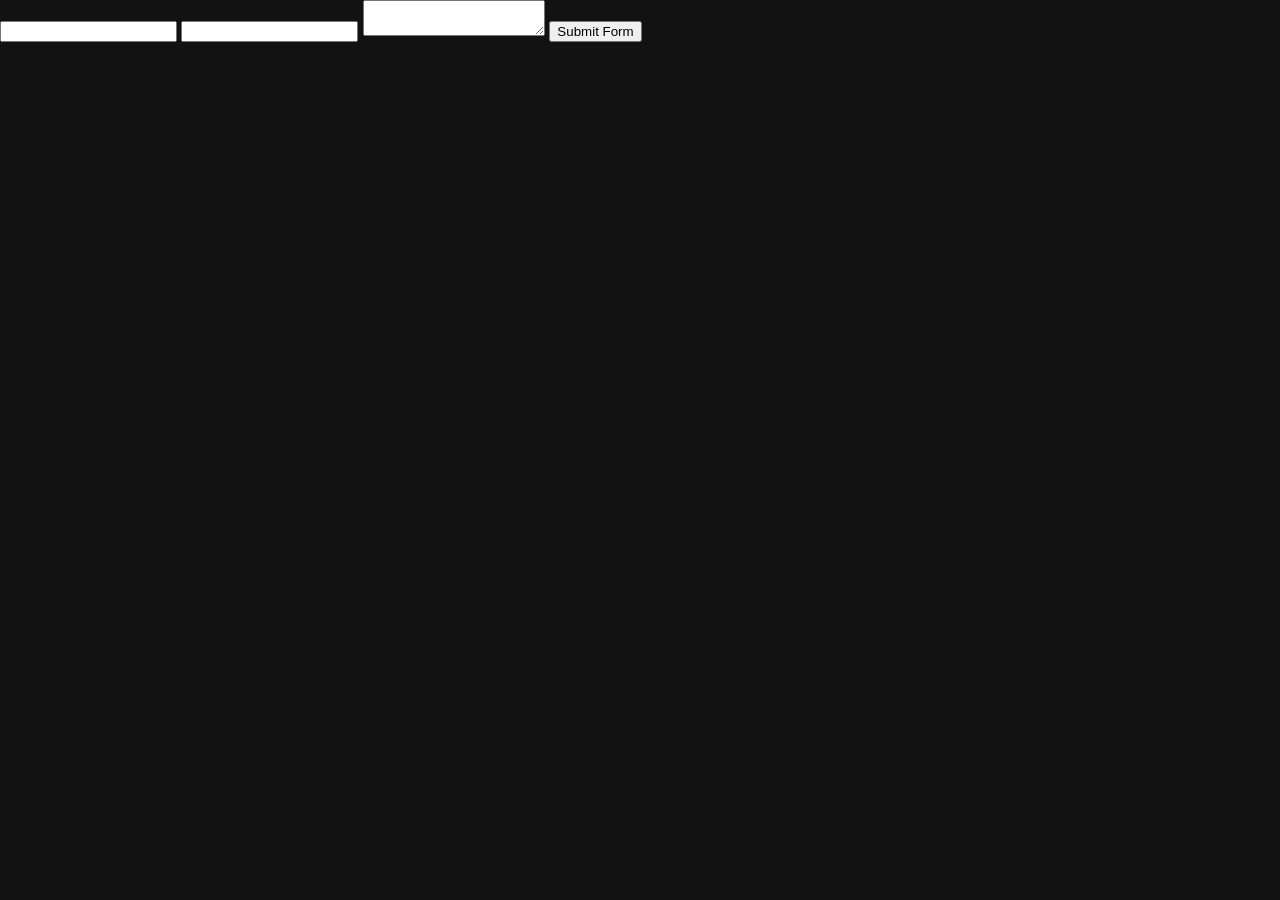
<file: survey-data.html>
<!DOCTYPE html>
<html lang="en">
<head>
    <meta charset="UTF-8">
    <meta name="viewport" content="width=device-width, initial-scale=1.0">
    <title>Surveys</title>
    <link rel="stylesheet" href="style.css">
</head>
<body>
    <main>
        </main>
    
    <script src="script.js"></script>
    <section id="surveys">
    <form action="https://api.web3forms.com/submit" method="POST">
        <input type="hidden" name="access_key" value="ea288905-5ccb-4ad7-9ce5-6bd97c3a2e61">
        <input type="text" name="name" required>
        <input type="email" name="email" required>
        <textarea name="message" required></textarea>
        <button type="submit">Submit Form</button>
    </form>
</section>
</body>
</html>
</file>
<file: style.css>
body, html {
    margin: 0;
    padding: 0;
    font-family: -apple-system, BlinkMacSystemFont, "Segoe UI", Roboto, Helvetica, Arial, sans-serif;
    color: #e0e0e0;
    line-height: 1.6;
    background-color: #121212;
}

.sidebar {
    position: fixed;
    top: 0;
    left: 0;
    width: 280px;
    height: 100vh;
    background-color: #1e1e1e;
    border-right: 1px solid #333333;
    padding: 2.5rem 1.5rem;
    box-sizing: border-box;
    text-align: center;
    overflow-y: auto;
}

.profile-pic {
    width: 140px;
    height: 140px;
    background-color: #2c2c2c;
    border-radius: 50%;
    margin: 0 auto 1.5rem;
    display: flex;
    align-items: center;
    justify-content: center;
    color: #9e9e9e;
    font-size: 0.9rem;
}

.sidebar-name {
    font-size: 1.5rem;
    margin: 0 0 0.5rem 0;
    color: #ffffff;
}

.sidebar-title {
    font-size: 0.9rem;
    color: #9e9e9e;
    margin-bottom: 2rem;
}

.nav-links {
    list-style: none;
    padding: 0;
    margin: 0;
}

.nav-links li {
    margin-bottom: 0.8rem;
}

.nav-links a {
    text-decoration: none;
    color: #82b1ff;
}

.nav-links a:hover {
    text-decoration: underline;
}

.content {
    margin-left: 280px;
    padding: 3rem 4rem;
    max-width: 900px;
    position: relative; /* Context required for absolute transition placement */
}

h2 {
    font-weight: 400;
    border-bottom: 1px solid #333333;
    padding-bottom: 0.5rem;
    margin-top: 2.5rem;
    margin-bottom: 1.5rem;
    color: #ffffff;
}

section {
    margin-bottom: 3rem;
}

.tabs-container {
    margin-top: 2rem;
    border: 1px solid #333333;
    border-radius: 8px;
    overflow: hidden;
}

.tab-buttons {
    display: flex;
    background-color: #1e1e1e;
    border-bottom: 1px solid #333333;
}

.tab-btn {
    flex: 1;
    padding: 1rem;
    border: none;
    background: none;
    font-size: 1rem;
    font-weight: 600;
    cursor: pointer;
    color: #e0e0e0;
    transition: background-color 0.2s ease, color 0.2s ease;
}

.tab-btn:hover {
    background-color: #2c2c2c;
}

.tab-btn.active {
    background-color: #121212;
    color: #82b1ff;
    border-bottom: 2px solid #82b1ff;
}

.tab-content {
    padding: 2rem;
    background-color: #121212;
}

.tab-panel {
    display: none;
}

.tab-panel.active {
    display: block;
    animation: fadeIn 0.3s ease-in-out;
}

.tab-panel h3 {
    margin-top: 0;
    color: #ffffff;
}

.tab-panel h4 {
    margin-top: 1.5rem;
    margin-bottom: 0.5rem;
    color: #e0e0e0;
}

.email-link {
    color: inherit;
    text-decoration: underline;
    text-decoration-thickness: 1px;
    text-underline-offset: 3px;
    transition: opacity 0.2s ease;
}

.email-link:hover {
    opacity: 0.7;
}

.section-3 {
    max-width: 1200px;
    margin: 0 auto;
    padding: 2rem 1rem;
    font-family: sans-serif;
}

.clearfix {
    display: flow-root;
}

.cert-link {
    display: inline-block;
    position: relative;
    transition: transform 0.2s ease;
    text-decoration: none;
}

.cert-link.right {
    float: right;
    margin: 0 0 10px 15px;
}

/* Effet de zoom au survol */
.cert-link:hover {
    transform: scale(1.05);
}

/* Indicateur de texte au survol */
.cert-link::after {
    content: "Click for real size";
    position: absolute;
    bottom: 10px;
    left: 50%;
    transform: translateX(-50%);
    background-color: rgba(0, 0, 0, 0.8);
    color: #ffffff;
    font-size: 0.75rem;
    padding: 4px 8px;
    border-radius: 4px;
    white-space: nowrap;
    opacity: 0;
    transition: opacity 0.2s ease;
    pointer-events: none; /* Empêche le texte de bloquer le clic */
}

.cert-link:hover::after {
    opacity: 1;
}

.inline-cert {
    display: block;
    width: 150px;
    height: auto;
    border-radius: 4px;
    box-shadow: 0 4px 6px rgba(0, 0, 0, 0.1);
    background-color: #ffffff;
}

/* Hide all sections by default without layout displacement */
.content section {
    display: none;
}

/* Display only the targeted section active state */
.content section.active-section {
    display: block;
}

/* Presentation Cadre Styling */
.intro-cadre {
    background-color: #1e1e1e;
    border: 1px solid #333333;
    border-left: 4px solid #82b1ff;
    border-radius: 4px;
    padding: 2rem;
    margin-top: 1rem;
    margin-bottom: 2rem;
}

.intro-cadre p {
    margin-top: 0;
    margin-bottom: 1.25rem;
    color: #e0e0e0;
}

.intro-cadre p:last-child {
    margin-bottom: 0;
}

/* Alignement sur une grille à 3 colonnes pour la section Philosophie */
.tab-buttons.grid-three {
    display: grid;
    grid-template-columns: repeat(3, 1fr);
    background-color: #1e1e1e;
    border-bottom: 1px solid #333333;
}

/* Gestion des bordures internes de l'interface à trois boutons */
.tab-buttons.grid-three .tab-btn:nth-child(1),
.tab-buttons.grid-three .tab-btn:nth-child(2) {
    border-right: 1px solid #333333;
}

/* Style de l'état actif avec ombre interne */
.tab-buttons.grid-three .tab-btn.active {
    background-color: #121212;
    color: #82b1ff;
    border-bottom: 1px solid #333333;
    box-shadow: inset 0 -2px 0 0 #82b1ff;
}

/* Style spécifique pour le li de contact */
.nav-links .nav-contact-item {
    margin-top: 2rem;
    padding-top: 1rem;
    border-top: 1px solid #333333;
}

/* Ajustement cosmétique du lien e-mail dans la barre latérale */
.nav-links .nav-contact-item a {
    font-size: 0.85rem;
    font-style: italic;
    color: #9e9e9e;
}

/* Changement d'état au survol pour conserver l'interactivité */
.nav-links .nav-contact-item a:hover {
    color: #82b1ff;
    text-decoration: none;
}

/* Mise en forme de la section Services */
.services-intro-text p {
    line-height: 1.4;
    margin-top: 0;
    margin-bottom: 0.75rem;
}

.services-grid {
    display: grid;
    grid-template-columns: repeat(auto-fit, minmax(220px, 1fr));
    gap: 1.25rem;
    margin-top: 1.5rem;
    margin-bottom: 2rem;
}

.feature-card {
    background-color: #1e1e1e;
    border: 1px solid #333333;
    border-radius: 8px;
    padding: 1.25rem;
    transition: transform 0.2s ease, box-shadow 0.2s ease, border-color 0.2s ease;
    display: flex;
    flex-direction: column;
    justify-content: flex-start;
}

.feature-card:hover {
    transform: translateY(-2px);
    border-color: #82b1ff;
    box-shadow: 0 4px 12px rgba(130, 177, 255, 0.15);
}

.feature-card h3 {
    margin-top: 0;
    margin-bottom: 0.5rem;
    font-size: 1.1rem;
    color: #ffffff;
    font-weight: 600;
}

.feature-card p {
    font-size: 0.88rem;
    font-style: italic;
    line-height: 1.5;
    margin-top: 0;
    margin-bottom: 0;
    color: #b0b0b0;
}

/* Conteneur principal du service */
.service-card {
    border: 1px solid #e0e0e0;
    border-radius: 8px;
    padding: 24px;
    margin-bottom: 24px;
    background-color: #121212;
    box-shadow: 0 2px 4px rgba(0, 0, 0, 0.02);
    transition: transform 0.2s ease, box-shadow 0.2s ease;
}

.service-card:hover {
    box-shadow: 0 4px 12px rgba(0, 0, 0, 0.05);
}

.service-title {
    margin-top: 0;
    margin-bottom: 16px;
    color: #e5e5e5;
    font-size: 1.4rem;
}

.service-description {
    margin-bottom: 20px;
    color: #a3a3a3;
    line-height: 1.6;
}

/* Zone de commentaire personnel avec nuance légère */
.service-commentary {
    background-color: #161b18; /* Nuance subtile (ici un gris-vert très doux, ajustable) */
    border-left: 4px solid #3b6b4c; /* Ligne d'accentuation pour ancrer le bloc */
    border-radius: 0 6px 6px 0;
    padding: 16px 20px;
    margin-bottom: 20px;
}

.service-commentary h4 {
    margin-top: 0;
    margin-bottom: 8px;
    font-size: 1rem;
    color: #2c4a35;
    text-transform: uppercase;
    letter-spacing: 0.5px;
}

.service-commentary p {
    margin: 0;
    color: #62b078;
    font-style: italic;
    line-height: 1.5;
}

/* Style des tags */
.service-tags {
    display: none;
    flex-wrap: wrap;
    gap: 8px;
}

.card-toggle-input:checked ~ .service-tags {
    display: flex;
}

.tag {
    font-size: 0.85rem;
    color: #4a7c59;
    background-color: #eef4f0;
    padding: 4px 10px;
    border-radius: 4px;
    cursor: pointer;
    transition: background-color 0.2s ease, color 0.2s ease;
}

.tag:hover {
    background-color: #4a7c59;
    color: #ffffff;
}

/* Conteneur du menu - Format glissière par défaut (Mobile) */
.hashtag-menu-container {
    display: flex;
    flex-wrap: nowrap; /* Empêche le retour à la ligne automatique */
    overflow-x: auto;  /* Active le défilement horizontal si ça dépasse */
    -webkit-overflow-scrolling: touch; /* Défilement fluide et naturel sur iOS */
    gap: 8px;
    padding: 12px 4px;
    margin-bottom: 24px;
    border-bottom: 1px solid #262626;
    
    /* Masquer la barre de défilement pour un rendu plus propre */
    scrollbar-width: none; /* Firefox */
}

.hashtag-menu-container::-webkit-scrollbar {
    display: none; /* Chrome, Safari, Opera */
}

/* Style de base des boutons et cases à cocher de filtrage (Chips plats compacts) */
.menu-tag-btn,
.filter-checkbox-container {
    flex: 0 0 auto;
    font-size: 0.82rem;
    color: #a3a3a3;
    background-color: #1a1a1a;
    border: 1px solid transparent;
    padding: 4px 10px;
    border-radius: 15px;
    cursor: pointer;
    user-select: none;
    transition: all 0.2s ease;
    display: inline-flex;
    align-items: center;
}

.menu-tag-btn:hover,
.filter-checkbox-container:hover {
    background-color: #262626;
    color: #ffffff;
}

/* État "allumé" quand sélectionné */
.menu-tag-btn.active,
.filter-checkbox-container.active {
    background-color: #1c2420;
    color: #62b078;
}

/* Masquage complet de l'input checkbox natif pour l'option 1 */
.filter-checkbox-container input[type="checkbox"] {
    display: none;
}

/* ==========================================================================
   EFFET DE PLIEMENT DYNAMIQUE "READ MORE" EN CSS PUR
   ========================================================================== */

/* 1. Conteneur ajustable qui cache le texte dépassant 150px par défaut */
.card-fold-content {
    max-height: 150px; /* Hauteur de repliement de base */
    overflow: hidden;  /* Masque le surplus */
    transition: max-height 0.4s cubic-bezier(0.25, 0.8, 0.25, 1); /* Animation fluide */
    position: relative;
}

/* 2. Effet d'ombrage fondu en bas de carte */
.card-fold-fade {
    position: absolute;
    bottom: 0;
    left: 0;
    right: 0;
    height: 60px; /* Profondeur du fondu */
    background: linear-gradient(to bottom, rgba(18, 18, 18, 0), #121212); 
    pointer-events: none; /* Laisse passer le clic à travers le dégradé */
    transition: opacity 0.3s ease;
}

/* 3. Masquage de la case à cocher technique */
.card-toggle-input {
    display: none !important;
}

/* 4. Bouton "(more)" stylisé */
.card-toggle-label {
    display: inline-block;
    margin-top: 12px;
    margin-bottom: 16px;
    color: #60a5fa; /* Bleu clair d'accentuation pour votre thème sombre */
    font-weight: 600;
    cursor: pointer;
    font-size: 0.9rem;
    user-select: none;
}

.card-toggle-label:hover {
    text-decoration: underline;
}

/* ==========================================================================
   CONTRÔLE DES ÉTATS (OUVERT / FERMÉ)
   ========================================================================== */

/* Dépliement de la carte lorsqu'on coche */
.card-toggle-input:checked ~ .card-fold-content {
    max-height: 2000px; /* Permet d'ouvrir n'importe quel long texte */
}

/* Disparition du dégradé blanc/gris lors du dépliement */
.card-toggle-input:checked ~ .card-fold-content .card-fold-fade {
    opacity: 0;
    pointer-events: none;
}

/* Changement automatique du texte du bouton sans une seule ligne de JS */
.card-toggle-label::after {
    content: " (more) ▼";
}

.card-toggle-input:checked ~ .card-toggle-label::after {
    content: " (less) ▲";
}

/* Comportement sur Grand Écran (PC) */
@media (min-width: 768px) {
    .hashtag-menu-container {
        flex-wrap: wrap;       /* Repasse en mode grille classique si tu as de la place */
        overflow-x: visible;   /* Plus besoin de glisser sur PC */
        padding: 16px 0;
    }
}

/* Animation de fondu et léger glissement */
@keyframes fadeIn {
    from {
        opacity: 0;
        transform: translateY(10px);
    }
    to {
        opacity: 1;
        transform: translateY(0);
    }
}

/* Version responsive pour les écrans mobiles */
/* Sélecteur de Langue (Dropdown) */
.lang-selector-container {
    position: absolute;
    top: 2rem;
    right: 2.5rem;
    z-index: 1000;
}

.lang-select {
    background-color: #1e1e1e;
    color: #a3a3a3;
    border: 1px solid #333333;
    border-radius: 6px;
    padding: 0.4rem 2rem 0.4rem 0.8rem;
    font-size: 0.82rem;
    outline: none;
    cursor: pointer;
    font-family: inherit;
    transition: all 0.2s ease;
    appearance: none;
    -webkit-appearance: none;
    background-image: url("data:image/svg+xml;charset=utf-8,%3Csvg xmlns='http://www.w3.org/2000/svg' viewBox='0 0 24 24' fill='none' stroke='%23a3a3a3' stroke-width='2' stroke-linecap='round' stroke-linejoin='round'%3E%3Cpolyline points='6 9 12 15 18 9'/%3E%3C/svg%3E");
    background-repeat: no-repeat;
    background-position: right 0.6rem center;
    background-size: 0.8rem;
}

.lang-select:hover {
    border-color: #82b1ff;
    color: #ffffff;
    background-image: url("data:image/svg+xml;charset=utf-8,%3Csvg xmlns='http://www.w3.org/2000/svg' viewBox='0 0 24 24' fill='none' stroke='%23ffffff' stroke-width='2' stroke-linecap='round' stroke-linejoin='round'%3E%3Cpolyline points='6 9 12 15 18 9'/%3E%3C/svg%3E");
}

.lang-select option {
    background-color: #1e1e1e;
    color: #ffffff;
}

.lang-select option:disabled {
    color: #555555;
    background-color: #121212;
}

/* Bannière d'avertissement de traduction automatique */
.translation-notice {
    background-color: #24211a;
    border-left: 4px solid #d9a75d;
    color: #e0d0b8;
    padding: 0.8rem 1.2rem;
    border-radius: 4px;
    margin-bottom: 2rem;
    font-size: 0.88rem;
    line-height: 1.5;
}

@media (max-width: 768px) {
    /* Force la sidebar à reprendre une place normale dans le flux de la page */
    .sidebar {
        position: relative !important;
        width: 100% !important;
        height: auto !important;
        border-right: none;
        border-bottom: 1px solid #333333;
        padding: 1.5rem;
        
        /* Configuration de la grille mobile */
        display: grid;
        grid-template-columns: 80px 1fr;
        grid-template-areas: 
            "pic name"
            "pic title"
            "nav nav";
        gap: 0.25rem 1rem;
        text-align: left;
    }

    .profile-pic {
        grid-area: pic;
        margin: 0;
        width: 80px;
        height: 80px;
    }

    .sidebar-name {
        grid-area: name;
        font-size: 1.3rem;
        margin: 0;
        align-self: end;
    }

    .sidebar-title {
        grid-area: title;
        font-size: 0.85rem;
        margin: 0;
        align-self: start;
    }

    /* Alignement horizontal des liens de navigation */
    .nav-links {
        grid-area: nav;
        width: 100%;
        display: flex;
        flex-direction: row;
        flex-wrap: wrap;
        gap: 0.8rem;
        margin-top: 1rem;
        padding-top: 1rem;
        border-top: 1px solid #333333;
    }

    .nav-links li {
        margin: 0;
    }

    /* Annulation des espacements bureau pour le lien de contact */
    .nav-links .nav-contact-item {
        margin-top: 0;
        padding-top: 0;
        border-top: none;
    }

    /* Le contenu principal se place désormais naturellement sous la sidebar */
    .content {
        margin-left: 0 !important;
        padding: 1.5rem;
    }

    /* Conservation de la mise en page des onglets responsives */
    .tab-buttons.grid-three {
        display: flex;
        flex-direction: column;
    }

    .tab-btn {
        border-bottom: 1px solid #333333;
        border-right: none !important;
        text-align: left;
    }

    .tab-buttons.grid-three .tab-btn.active {
        box-shadow: none;
        border-bottom: 1px solid #333333;
        border-left: 4px solid #82b1ff;
    }

    .services-grid {
        grid-template-columns: 1fr;
        gap: 1rem;
    }

    .lang-selector-container {
        position: static;
        display: flex;
        justify-content: flex-end;
        margin-bottom: 1rem;
        padding-right: 0.5rem;
    }
}
</file>
